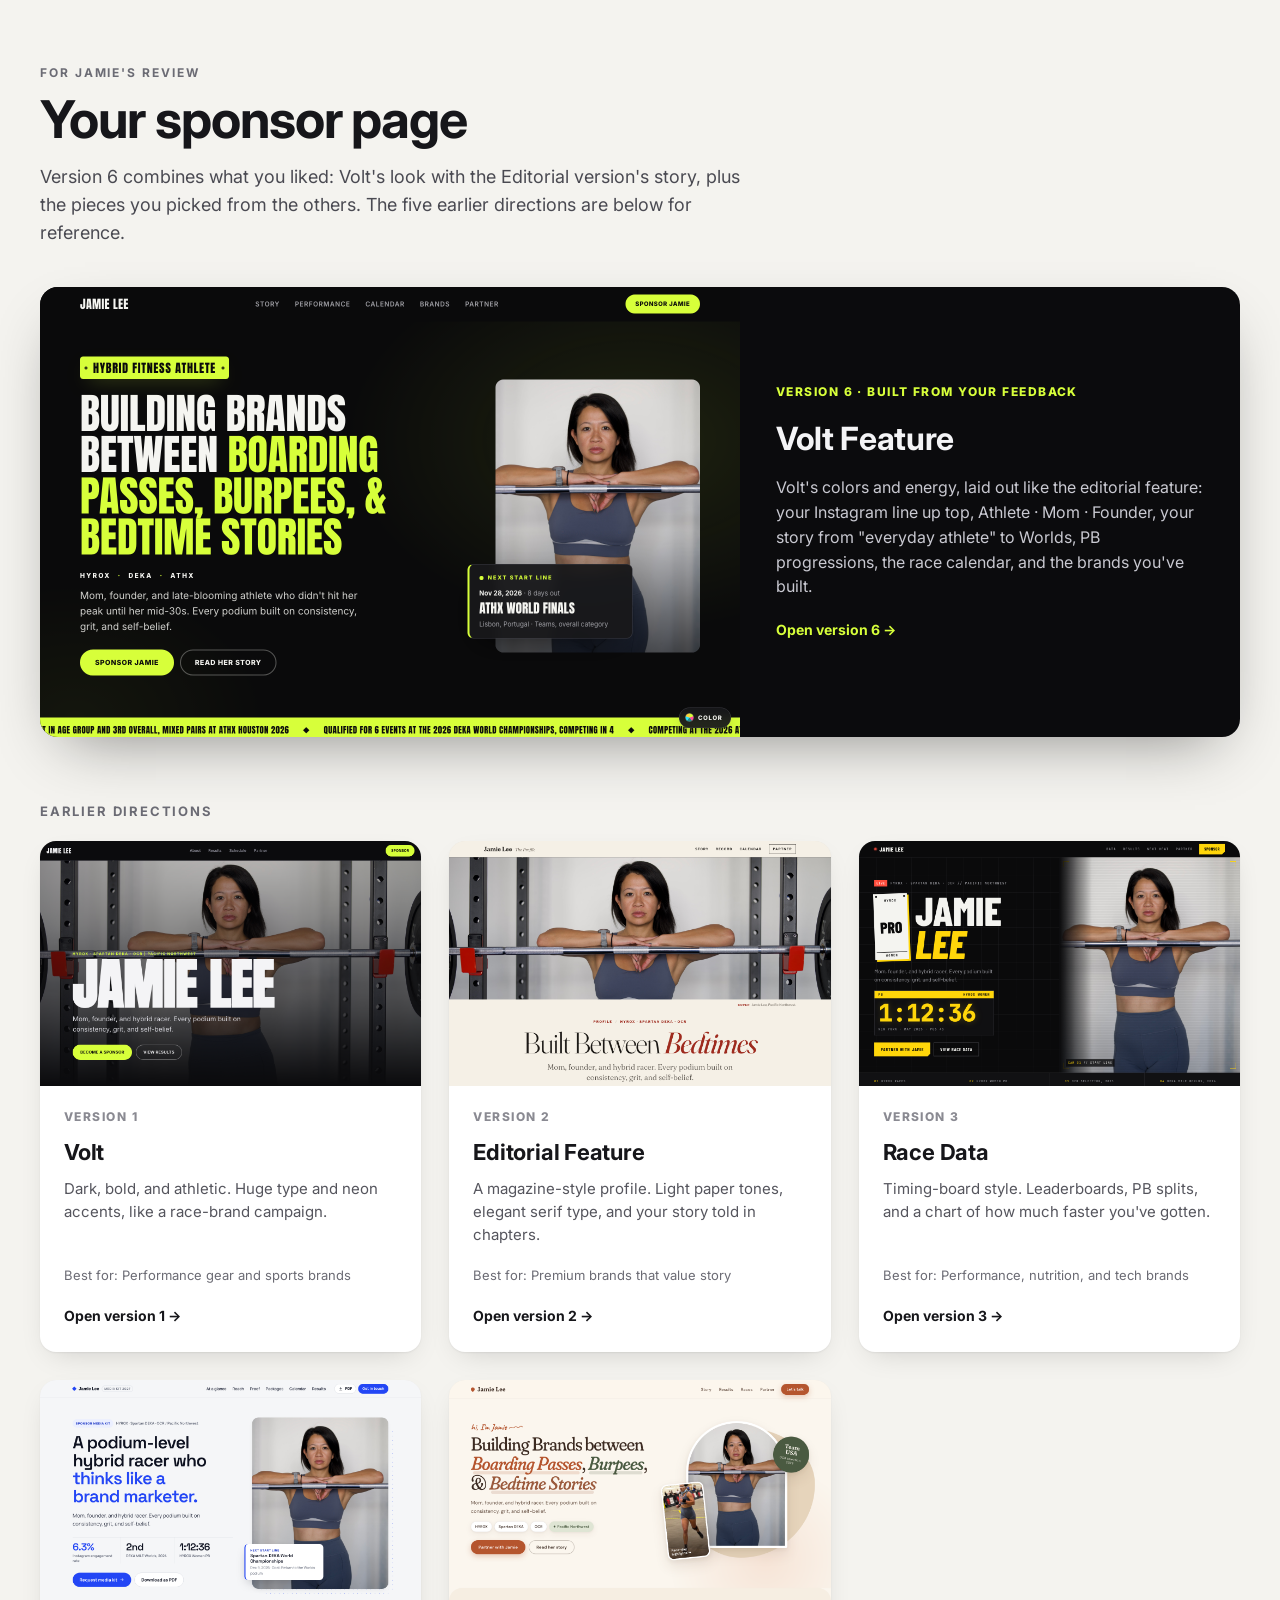
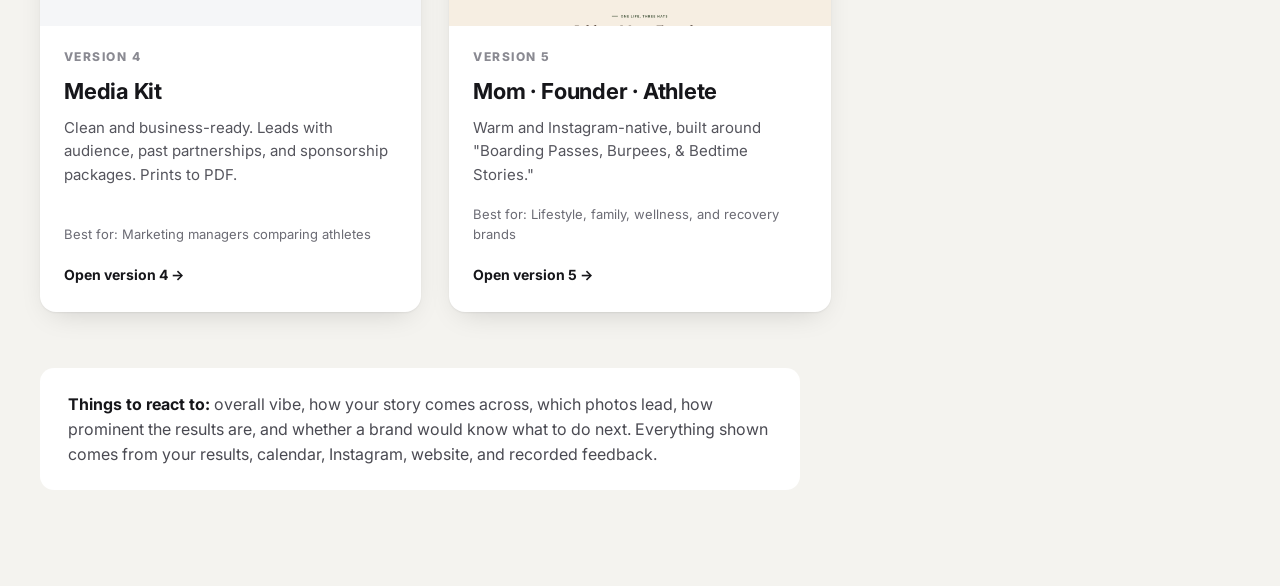
<file: index.html>
<!doctype html>
<html lang="en">
<head>
  <meta charset="utf-8" />
  <meta name="viewport" content="width=device-width, initial-scale=1" />
  <title>Jamie Lee: Page Directions for Review</title>
  <meta name="robots" content="noindex" />
  <link rel="preconnect" href="https://fonts.googleapis.com" />
  <link rel="preconnect" href="https://fonts.gstatic.com" crossorigin />
  <link href="https://fonts.googleapis.com/css2?family=Inter:wght@400;500;600;700;800&display=swap" rel="stylesheet" />
  <style>
    * { box-sizing: border-box; margin: 0; padding: 0; }
    body { font-family: "Inter", system-ui, sans-serif; background: #f4f3ef; color: #16161a; line-height: 1.55; }
    .wrap { width: min(1200px, 100% - 40px); margin: 0 auto; padding: 64px 0 96px; }
    .eyebrow { font-size: 12px; font-weight: 700; letter-spacing: .16em; text-transform: uppercase; color: #6b6b74; }
    h1 { font-size: clamp(32px, 5vw, 52px); line-height: 1.05; letter-spacing: -.02em; margin: 10px 0 16px; }
    .lede { font-size: 18px; color: #4a4a52; max-width: 720px; }
    .grid { display: grid; grid-template-columns: repeat(auto-fill, minmax(340px, 1fr)); gap: 28px; margin-top: 48px; }
    .card { display: flex; flex-direction: column; background: #fff; border-radius: 16px; overflow: hidden; color: inherit; text-decoration: none;
      box-shadow: 0 1px 2px rgba(0,0,0,.06), 0 10px 30px -12px rgba(0,0,0,.18); transition: transform .2s ease, box-shadow .2s ease; }
    .card:hover { transform: translateY(-4px); box-shadow: 0 2px 4px rgba(0,0,0,.06), 0 24px 48px -16px rgba(0,0,0,.28); }
    .thumb { aspect-ratio: 14 / 9; background: #e3e1da; overflow: hidden; }
    .thumb img { width: 100%; height: 100%; object-fit: cover; object-position: top; display: block; }
    .thumb.missing { display: grid; place-items: center; color: #8a8a92; font-weight: 600; }
    .body { padding: 22px 24px 26px; display: flex; flex-direction: column; gap: 8px; flex: 1; }
    .num { font-size: 12px; font-weight: 800; letter-spacing: .12em; color: #8a8a92; }
    h2 { font-size: 22px; letter-spacing: -.01em; }
    .body p { color: #55555d; font-size: 15px; }
    .for { margin-top: auto; padding-top: 10px; font-size: 13px; color: #6b6b74; }
    .open { margin-top: 12px; font-weight: 700; font-size: 14px; }
    .feature { display: grid; grid-template-columns: 1.4fr 1fr; margin-top: 40px; background: #0b0b0d; color: #f4f4f6; border-radius: 18px; overflow: hidden; text-decoration: none;
      box-shadow: 0 24px 60px -24px rgba(0,0,0,.45); transition: transform .2s ease; }
    .feature:hover { transform: translateY(-4px); }
    .feature__thumb img { width: 100%; height: 100%; object-fit: cover; object-position: top; display: block; }
    .feature__body { padding: 36px; display: flex; flex-direction: column; gap: 12px; justify-content: center; }
    .feature .num { color: #d7ff3a; }
    .feature h2 { font-size: 32px; }
    .feature p { color: #c9c9d1; }
    .feature .open { color: #d7ff3a; font-weight: 700; margin-top: 8px; }
    .earlier { margin-top: 64px; font-size: 13px; font-weight: 700; letter-spacing: .14em; text-transform: uppercase; color: #6b6b74; }
    .grid { margin-top: 20px !important; }
    @media (max-width: 800px) { .feature { grid-template-columns: 1fr; } .feature__body { padding: 26px; } }
    .note { margin-top: 56px; padding: 24px 28px; background: #fff; border-radius: 14px; color: #4a4a52; max-width: 760px; }
    .note strong { color: #16161a; }
    @media (prefers-reduced-motion: reduce) { .card { transition: none; } }
  </style>
</head>
<body>
  <main class="wrap">
    <p class="eyebrow">For Jamie's review</p>
    <h1>Your sponsor page</h1>
    <p class="lede">Version 6 combines what you liked: Volt's look with the Editorial version's story, plus the pieces you picked from the others. The five earlier directions are below for reference.</p>

    <a class="feature" href="v6/">
      <div class="feature__thumb"><img src="v6/preview.png" alt="Preview of version 6"></div>
      <div class="feature__body">
        <span class="num">VERSION 6 · BUILT FROM YOUR FEEDBACK</span>
        <h2>Volt Feature</h2>
        <p>Volt's colors and energy, laid out like the editorial feature: your Instagram line up top, Athlete · Mom · Founder, your story from "everyday athlete" to Worlds, PB progressions, the race calendar, and the brands you've built.</p>
        <span class="open">Open version 6 →</span>
      </div>
    </a>

    <h3 class="earlier">Earlier directions</h3>
    <div class="grid" id="grid"></div>

    <div class="note">
      <strong>Things to react to:</strong> overall vibe, how your story comes across, which photos lead, how prominent the results are, and whether a brand would know what to do next. Everything shown comes from your results, calendar, Instagram, website, and recorded feedback.
    </div>
  </main>

  <script>
    const versions = [
      { n: 1, name: "Volt", desc: "Dark, bold, and athletic. Huge type and neon accents, like a race-brand campaign.", for: "Performance gear and sports brands" },
      { n: 2, name: "Editorial Feature", desc: "A magazine-style profile. Light paper tones, elegant serif type, and your story told in chapters.", for: "Premium brands that value story" },
      { n: 3, name: "Race Data", desc: "Timing-board style. Leaderboards, PB splits, and a chart of how much faster you've gotten.", for: "Performance, nutrition, and tech brands" },
      { n: 4, name: "Media Kit", desc: "Clean and business-ready. Leads with audience, past partnerships, and sponsorship packages. Prints to PDF.", for: "Marketing managers comparing athletes" },
      { n: 5, name: "Mom · Founder · Athlete", desc: "Warm and Instagram-native, built around \"Boarding Passes, Burpees, & Bedtime Stories.\"", for: "Lifestyle, family, wellness, and recovery brands" },
    ];
    document.getElementById("grid").innerHTML = versions.map((v) => `
      <a class="card" href="v${v.n}/">
        <div class="thumb"><img src="v${v.n}/preview.png" alt="Preview of version ${v.n}, ${v.name}"
          onerror="this.parentNode.classList.add('missing'); this.parentNode.textContent='Preview coming soon';"></div>
        <div class="body">
          <span class="num">VERSION ${v.n}</span>
          <h2>${v.name}</h2>
          <p>${v.desc}</p>
          <span class="for">Best for: ${v.for}</span>
          <span class="open">Open version ${v.n} →</span>
        </div>
      </a>`).join("");
  </script>
</body>
</html>
</file>
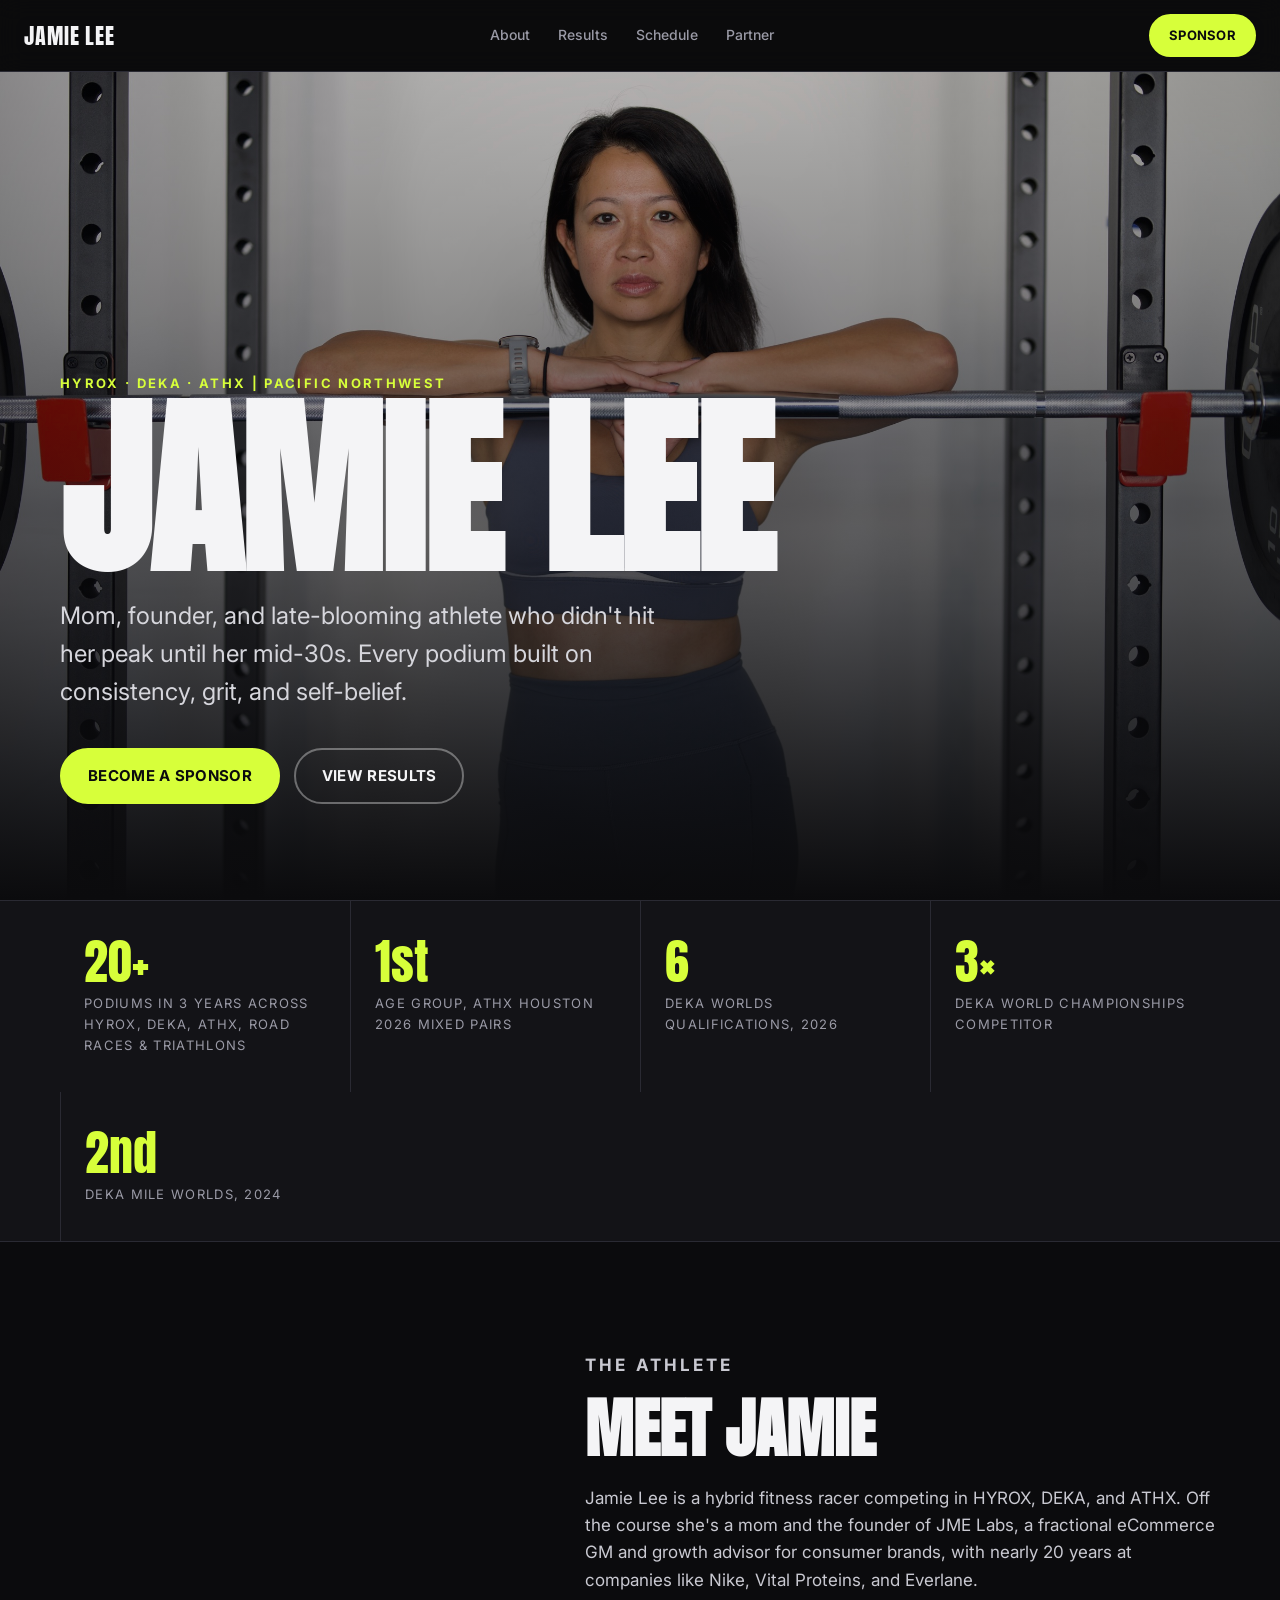
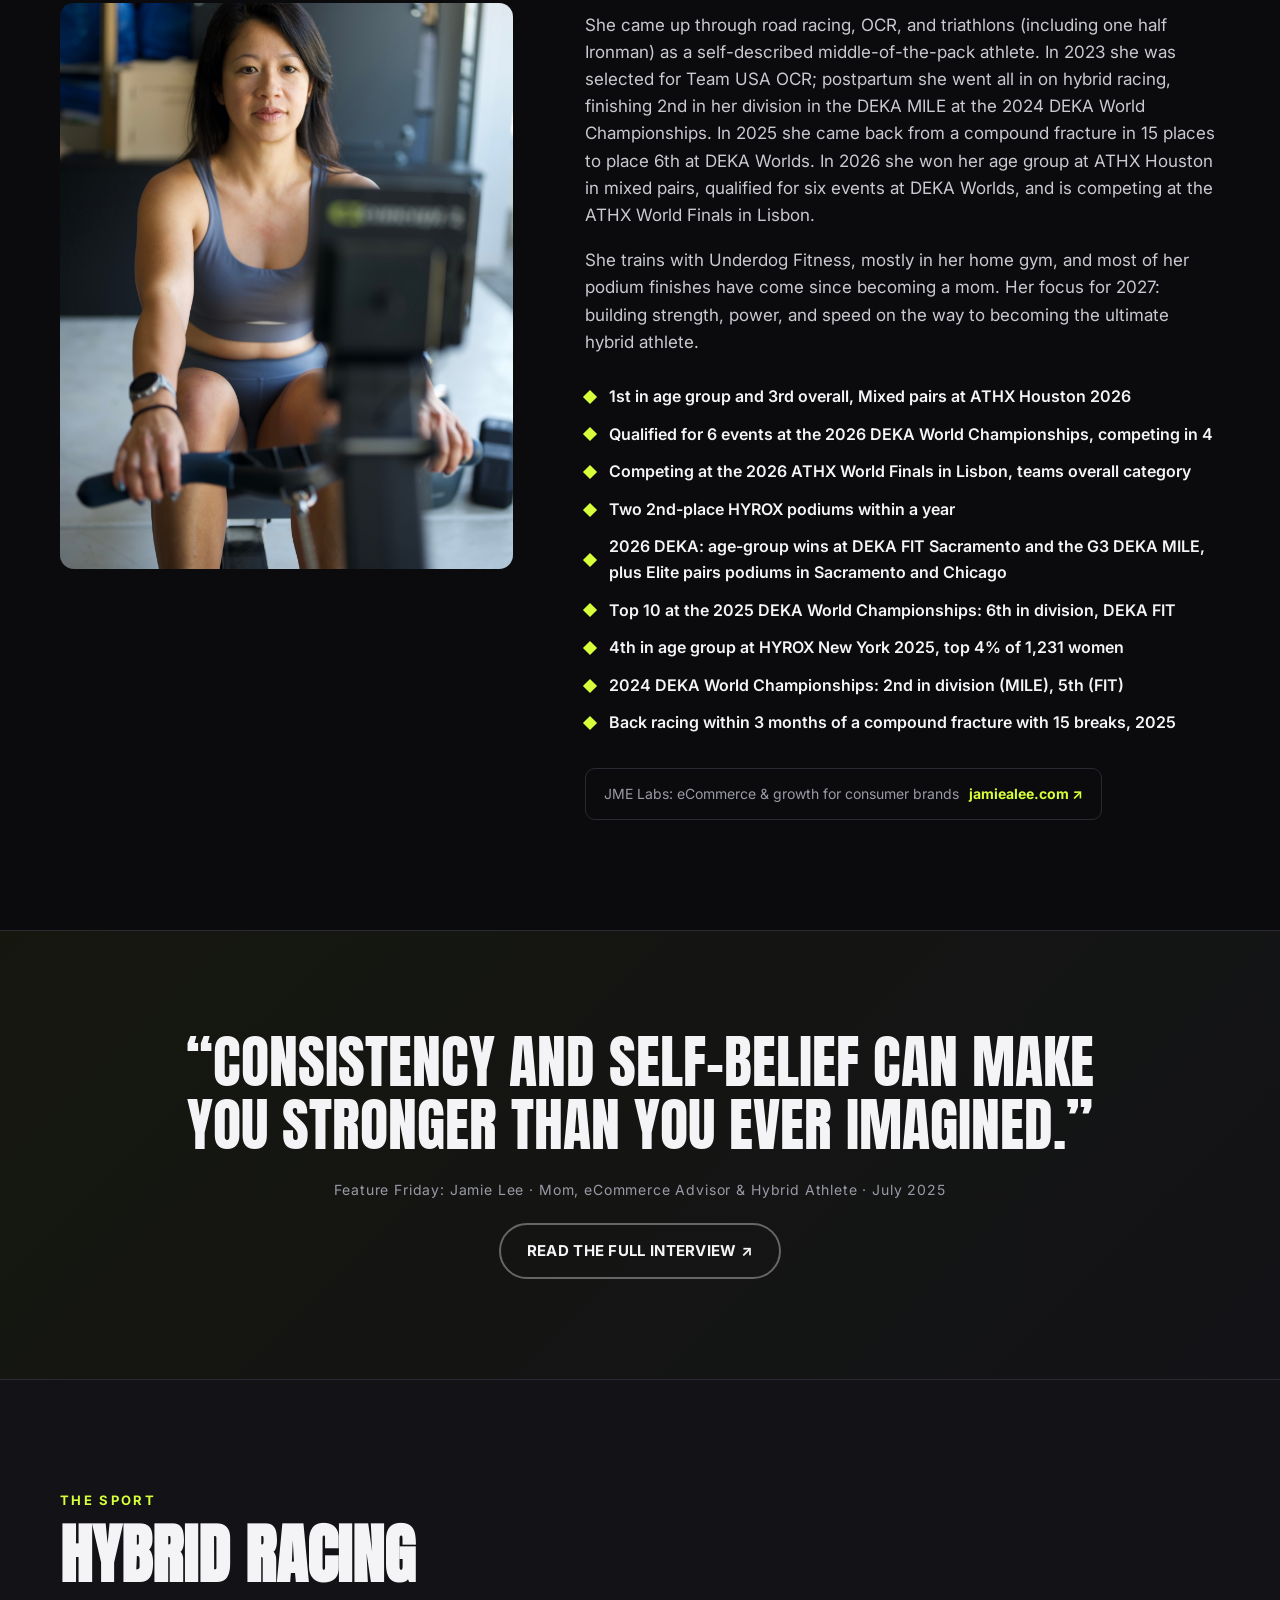
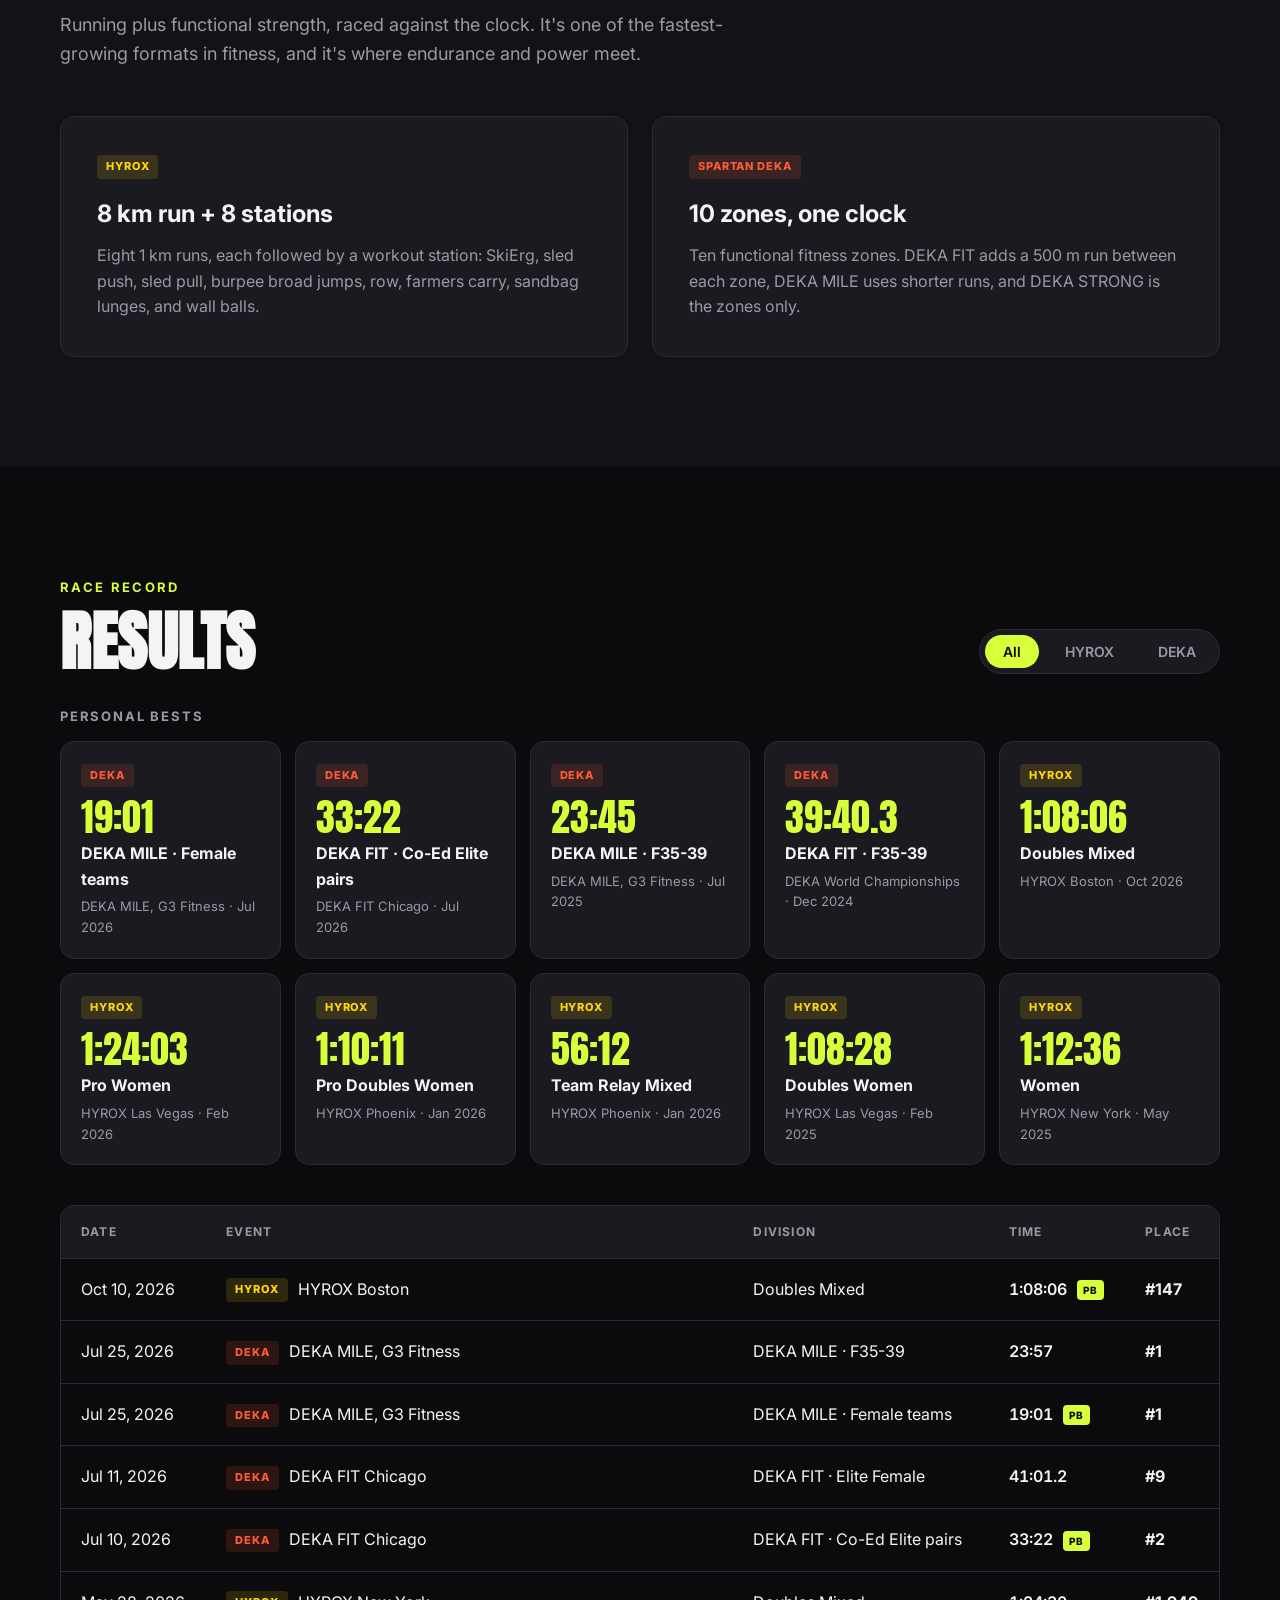
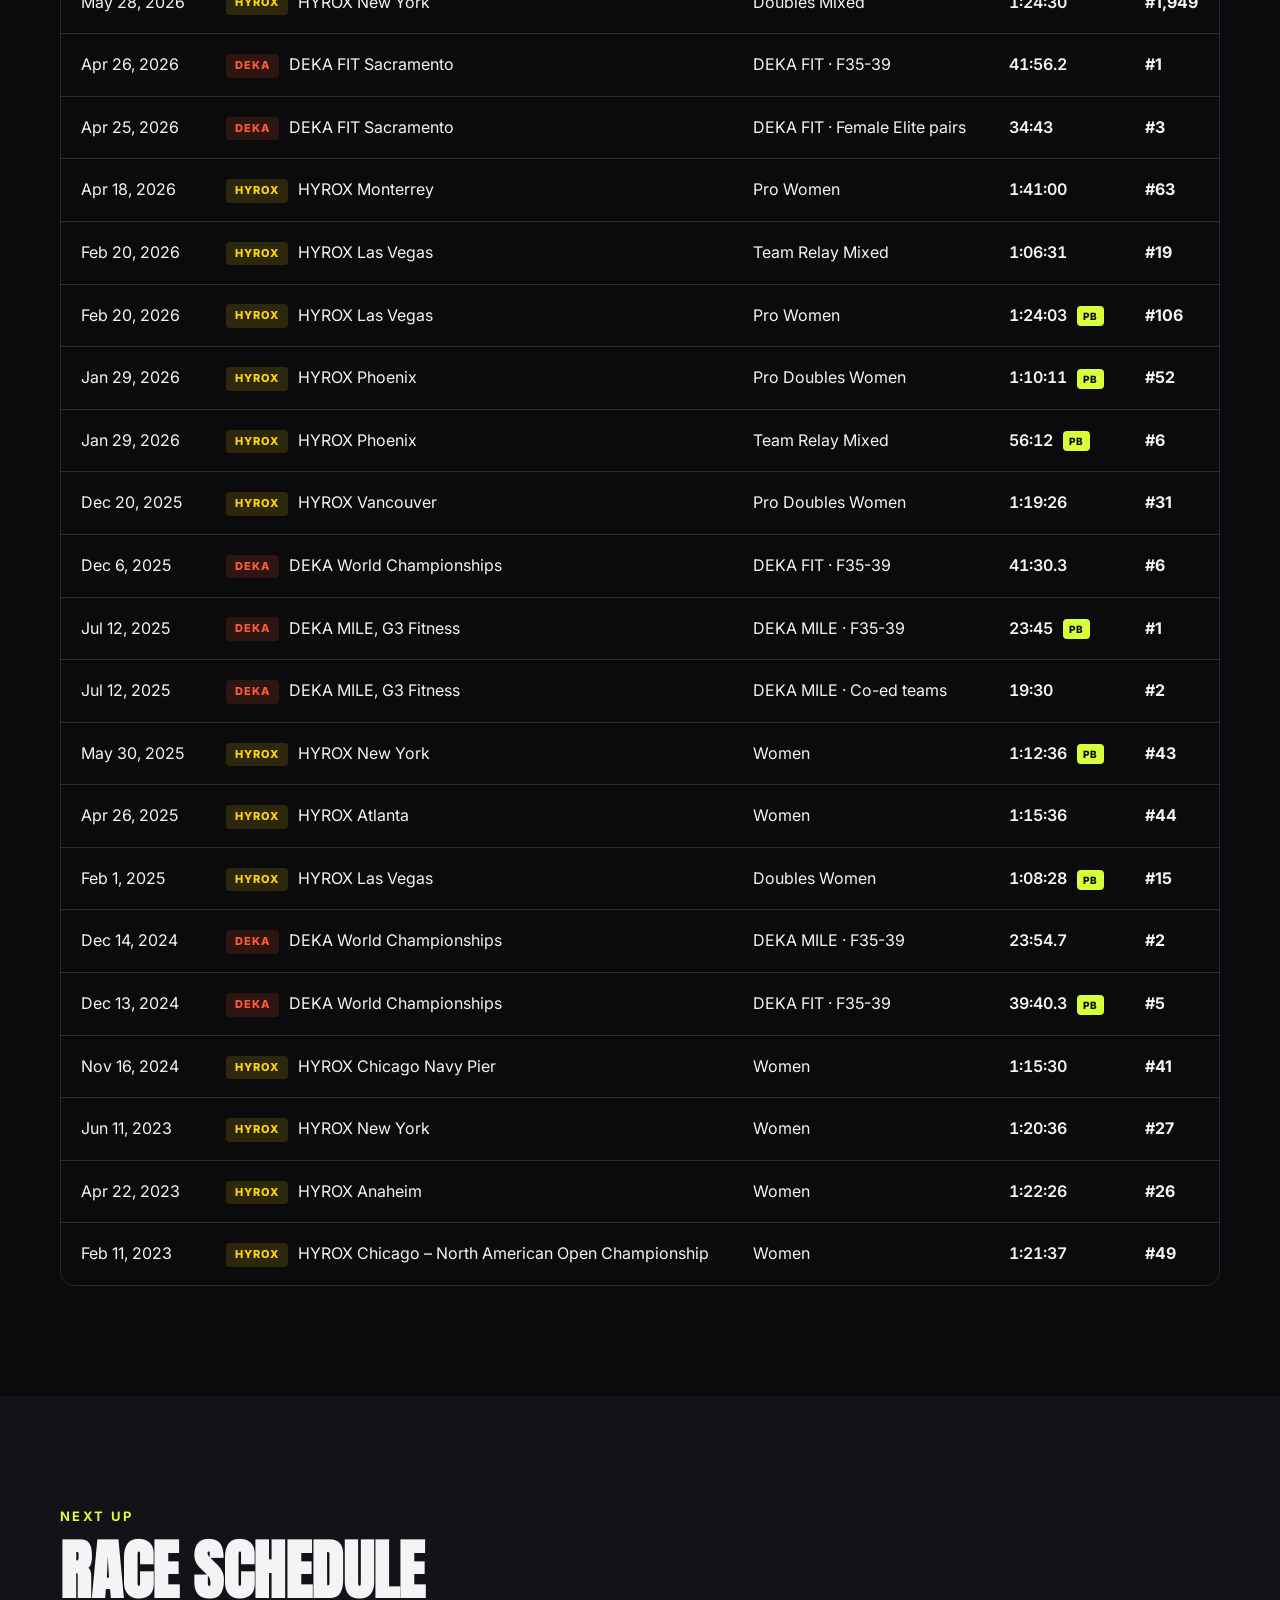
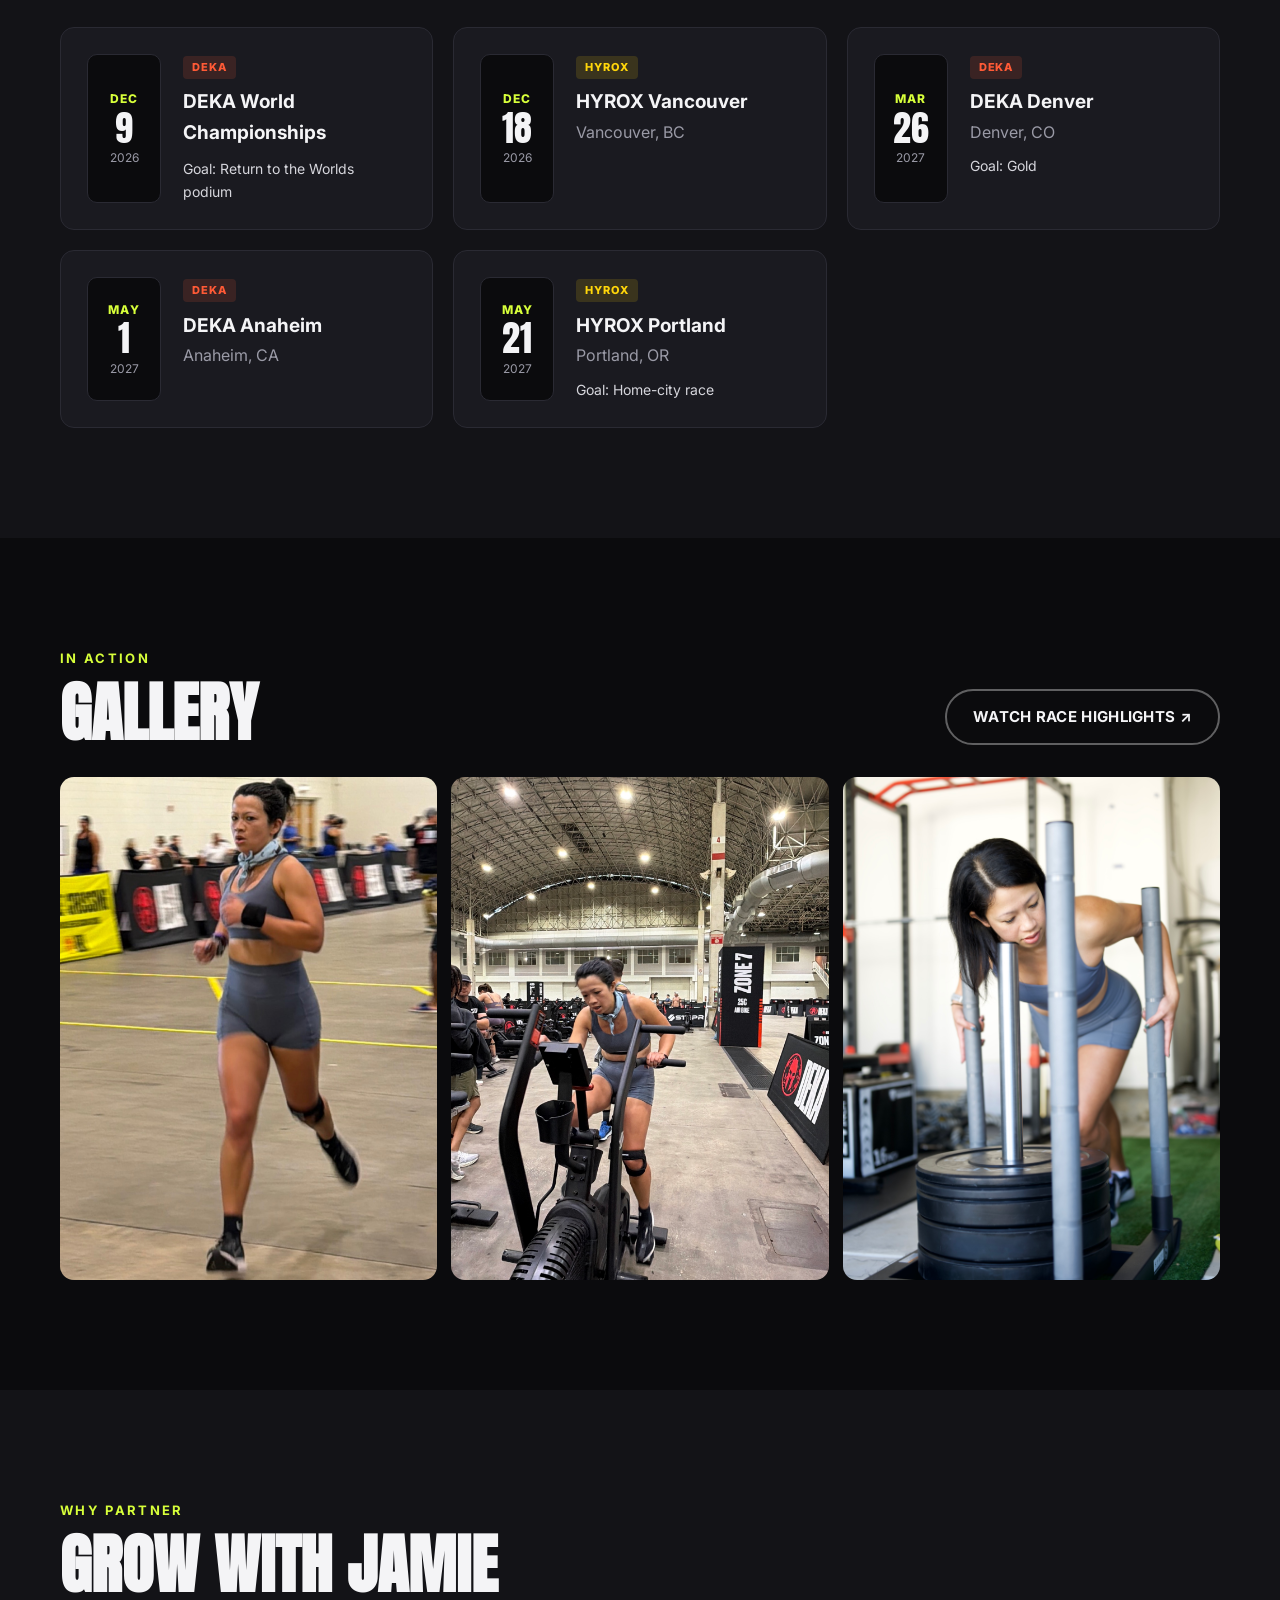
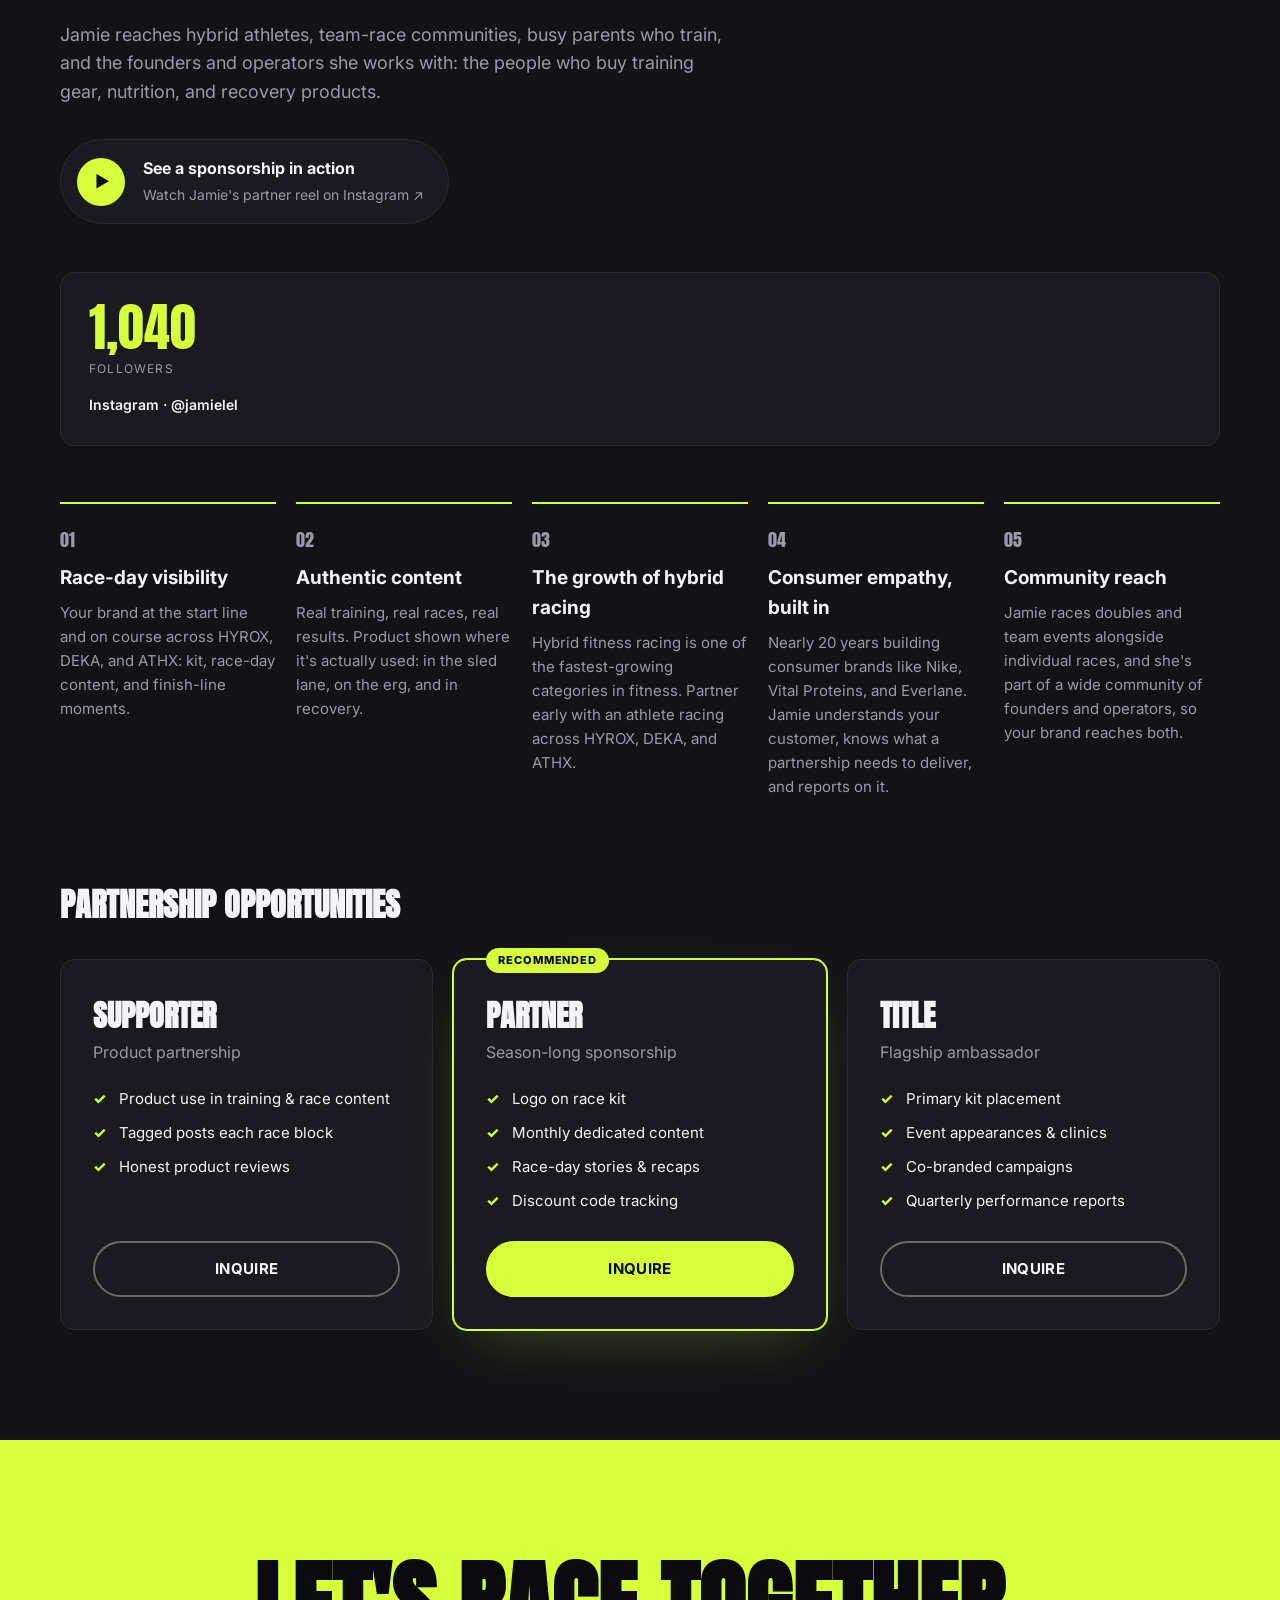
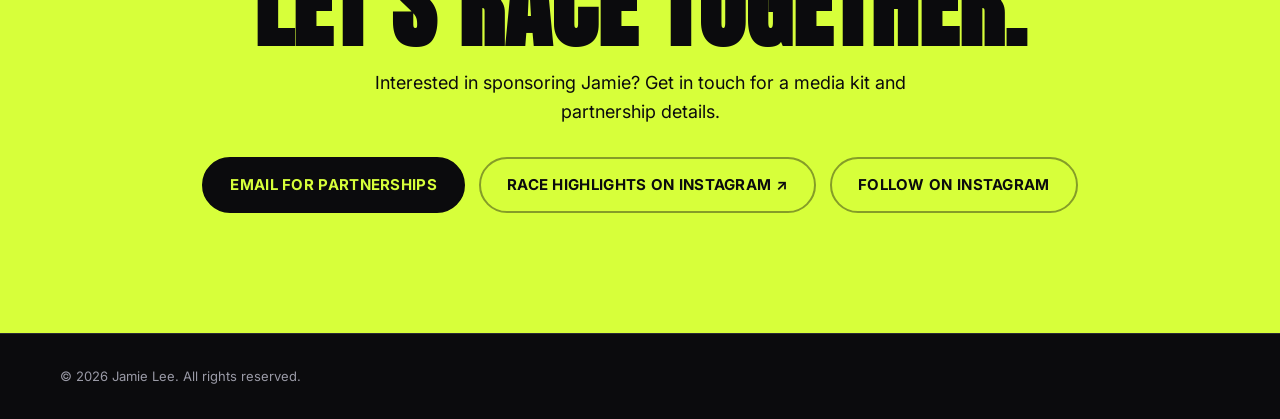
<file: v1/index.html>
<!doctype html>
<html lang="en">
<head>
  <meta charset="utf-8" />
  <meta name="robots" content="noindex, nofollow" />
  <meta name="viewport" content="width=device-width, initial-scale=1" />
  <title>Athlete Profile</title>
  <meta name="description" content="Hybrid racing athlete profile and sponsorship opportunities." />
  <link rel="preconnect" href="https://fonts.googleapis.com" />
  <link rel="preconnect" href="https://fonts.gstatic.com" crossorigin />
  <link href="https://fonts.googleapis.com/css2?family=Anton&family=Inter:wght@400;500;600;700;800&display=swap" rel="stylesheet" />
  <link rel="stylesheet" href="styles.css" />
</head>
<body>
  <div id="draft-banner" class="draft-banner" hidden>
    Preview: showing <strong>sample data</strong>. Edit <code>data/jamie-lee.js</code> and set <code>draft: false</code> when ready.
  </div>

  <header class="nav">
    <a href="#top" class="nav__brand" id="nav-name"></a>
    <nav class="nav__links">
      <a href="#about">About</a>
      <a href="#results">Results</a>
      <a href="#schedule">Schedule</a>
      <a href="#partner">Partner</a>
    </nav>
    <a href="#contact" class="btn btn--small">Sponsor</a>
  </header>

  <main id="top">
    <!-- HERO -->
    <section class="hero">
      <div class="hero__media" id="hero-media"></div>
      <div class="hero__overlay"></div>
      <div class="hero__content container">
        <p class="eyebrow" id="hero-disciplines"></p>
        <h1 class="hero__name" id="hero-name"></h1>
        <p class="hero__tagline" id="hero-tagline"></p>
        <div class="hero__ctas">
          <a href="#contact" class="btn">Become a sponsor</a>
          <a href="#results" class="btn btn--ghost">View results</a>
        </div>
      </div>
    </section>

    <!-- STATS -->
    <section class="stats">
      <div class="container stats__grid" id="stats"></div>
    </section>

    <!-- ABOUT -->
    <section class="section" id="about">
      <div class="container about">
        <div class="about__portrait" id="portrait"></div>
        <div class="about__text">
          <p class="eyebrow">The athlete</p>
          <h2 class="section__title">Meet <span id="about-first"></span></h2>
          <div id="bio"></div>
          <ul class="highlights" id="highlights"></ul>
          <a class="site-link" id="website-link" href="#" target="_blank" rel="noopener"></a>
        </div>
      </div>
    </section>

    <!-- INTERVIEW QUOTE -->
    <section class="quote" id="interview" hidden>
      <div class="container quote__inner">
        <blockquote class="quote__text" id="quote-text"></blockquote>
        <p class="quote__source" id="quote-source"></p>
        <a class="btn btn--ghost" id="quote-link" href="#" target="_blank" rel="noopener">Read the full interview ↗</a>
      </div>
    </section>

    <!-- THE SPORT -->
    <section class="section section--alt">
      <div class="container">
        <p class="eyebrow">The sport</p>
        <h2 class="section__title">Hybrid racing</h2>
        <p class="section__lede">Running plus functional strength, raced against the clock. It's one of the fastest-growing formats in fitness, and it's where endurance and power meet.</p>
        <div class="sport-grid">
          <article class="sport-card">
            <span class="tag tag--hyrox">HYROX</span>
            <h3>8 km run + 8 stations</h3>
            <p>Eight 1 km runs, each followed by a workout station: SkiErg, sled push, sled pull, burpee broad jumps, row, farmers carry, sandbag lunges, and wall balls.</p>
          </article>
          <article class="sport-card">
            <span class="tag tag--deka">Spartan DEKA</span>
            <h3>10 zones, one clock</h3>
            <p>Ten functional fitness zones. DEKA FIT adds a 500 m run between each zone, DEKA MILE uses shorter runs, and DEKA STRONG is the zones only.</p>
          </article>
        </div>
      </div>
    </section>

    <!-- RESULTS -->
    <section class="section" id="results">
      <div class="container">
        <div class="section__head">
          <div>
            <p class="eyebrow">Race record</p>
            <h2 class="section__title">Results</h2>
          </div>
          <div class="filters" role="group" aria-label="Filter results">
            <button class="filter is-active" data-filter="all">All</button>
            <button class="filter" data-filter="HYROX">HYROX</button>
            <button class="filter" data-filter="DEKA">DEKA</button>
          </div>
        </div>
        <h3 class="pbs__title">Personal bests</h3>
        <div class="pbs" id="pbs"></div>
        <div class="table-wrap">
          <table class="results">
            <thead>
              <tr><th>Date</th><th>Event</th><th>Division</th><th>Time</th><th>Place</th></tr>
            </thead>
            <tbody id="results-body"></tbody>
          </table>
        </div>
      </div>
    </section>

    <!-- SCHEDULE -->
    <section class="section section--alt" id="schedule">
      <div class="container">
        <p class="eyebrow">Next up</p>
        <h2 class="section__title">Race schedule</h2>
        <div class="schedule" id="schedule-list"></div>
      </div>
    </section>

    <!-- GALLERY -->
    <section class="section">
      <div class="container">
        <div class="section__head">
          <div>
            <p class="eyebrow">In action</p>
            <h2 class="section__title">Gallery</h2>
          </div>
          <a class="btn btn--ghost js-highlights" href="#" target="_blank" rel="noopener">Watch race highlights ↗</a>
        </div>
        <div class="gallery" id="gallery"></div>
      </div>
    </section>

    <!-- PARTNER -->
    <section class="section section--alt" id="partner">
      <div class="container">
        <p class="eyebrow">Why partner</p>
        <h2 class="section__title">Grow with <span id="partner-first"></span></h2>
        <p class="section__lede" id="audience-summary"></p>
        <a class="reel-cta" id="reel-link" href="#" target="_blank" rel="noopener">
          <span class="reel-cta__play">▶</span>
          <span><strong>See a sponsorship in action</strong><span class="muted">Watch Jamie's partner reel on Instagram ↗</span></span>
        </a>
        <div class="reach" id="reach"></div>
        <div class="value-grid" id="value"></div>

        <h3 class="subhead">Partnership opportunities</h3>
        <div class="tiers" id="tiers"></div>
      </div>
    </section>

    <!-- CONTACT -->
    <section class="contact" id="contact">
      <div class="container contact__inner">
        <h2 class="contact__title">Let's race together.</h2>
        <p>Interested in sponsoring <span id="contact-first"></span>? Get in touch for a media kit and partnership details.</p>
        <div class="hero__ctas">
          <a class="btn" id="contact-email" href="#">Email for partnerships</a>
          <a class="btn btn--ghost js-highlights" href="#" target="_blank" rel="noopener">Race highlights on Instagram ↗</a>
          <a class="btn btn--ghost" id="contact-ig" href="#" target="_blank" rel="noopener">Follow on Instagram</a>
        </div>
      </div>
    </section>
  </main>

  <footer class="footer">
    <div class="container">© <span id="year"></span> <span id="footer-name"></span>. All rights reserved.</div>
  </footer>

  <script src="../data/jamie-lee.js"></script>
  <script src="app.js"></script>
</body>
</html>
</file>
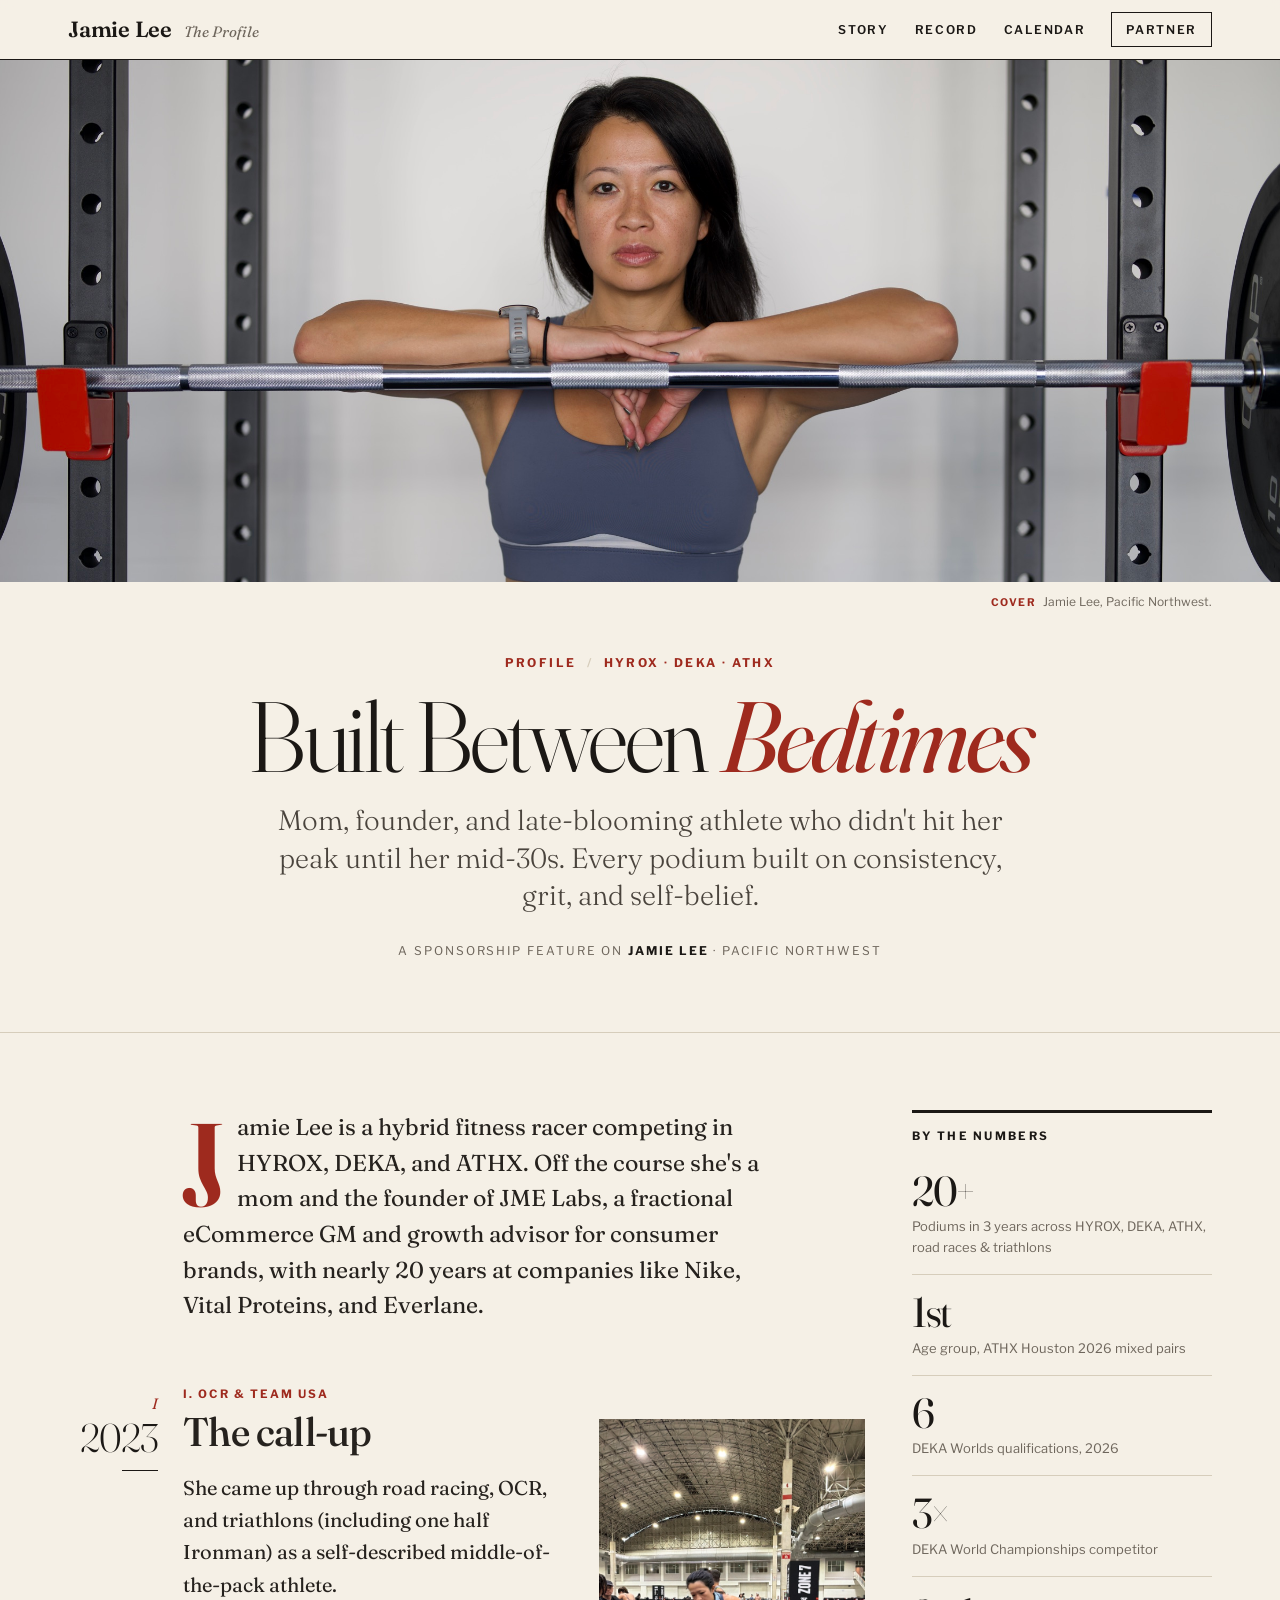
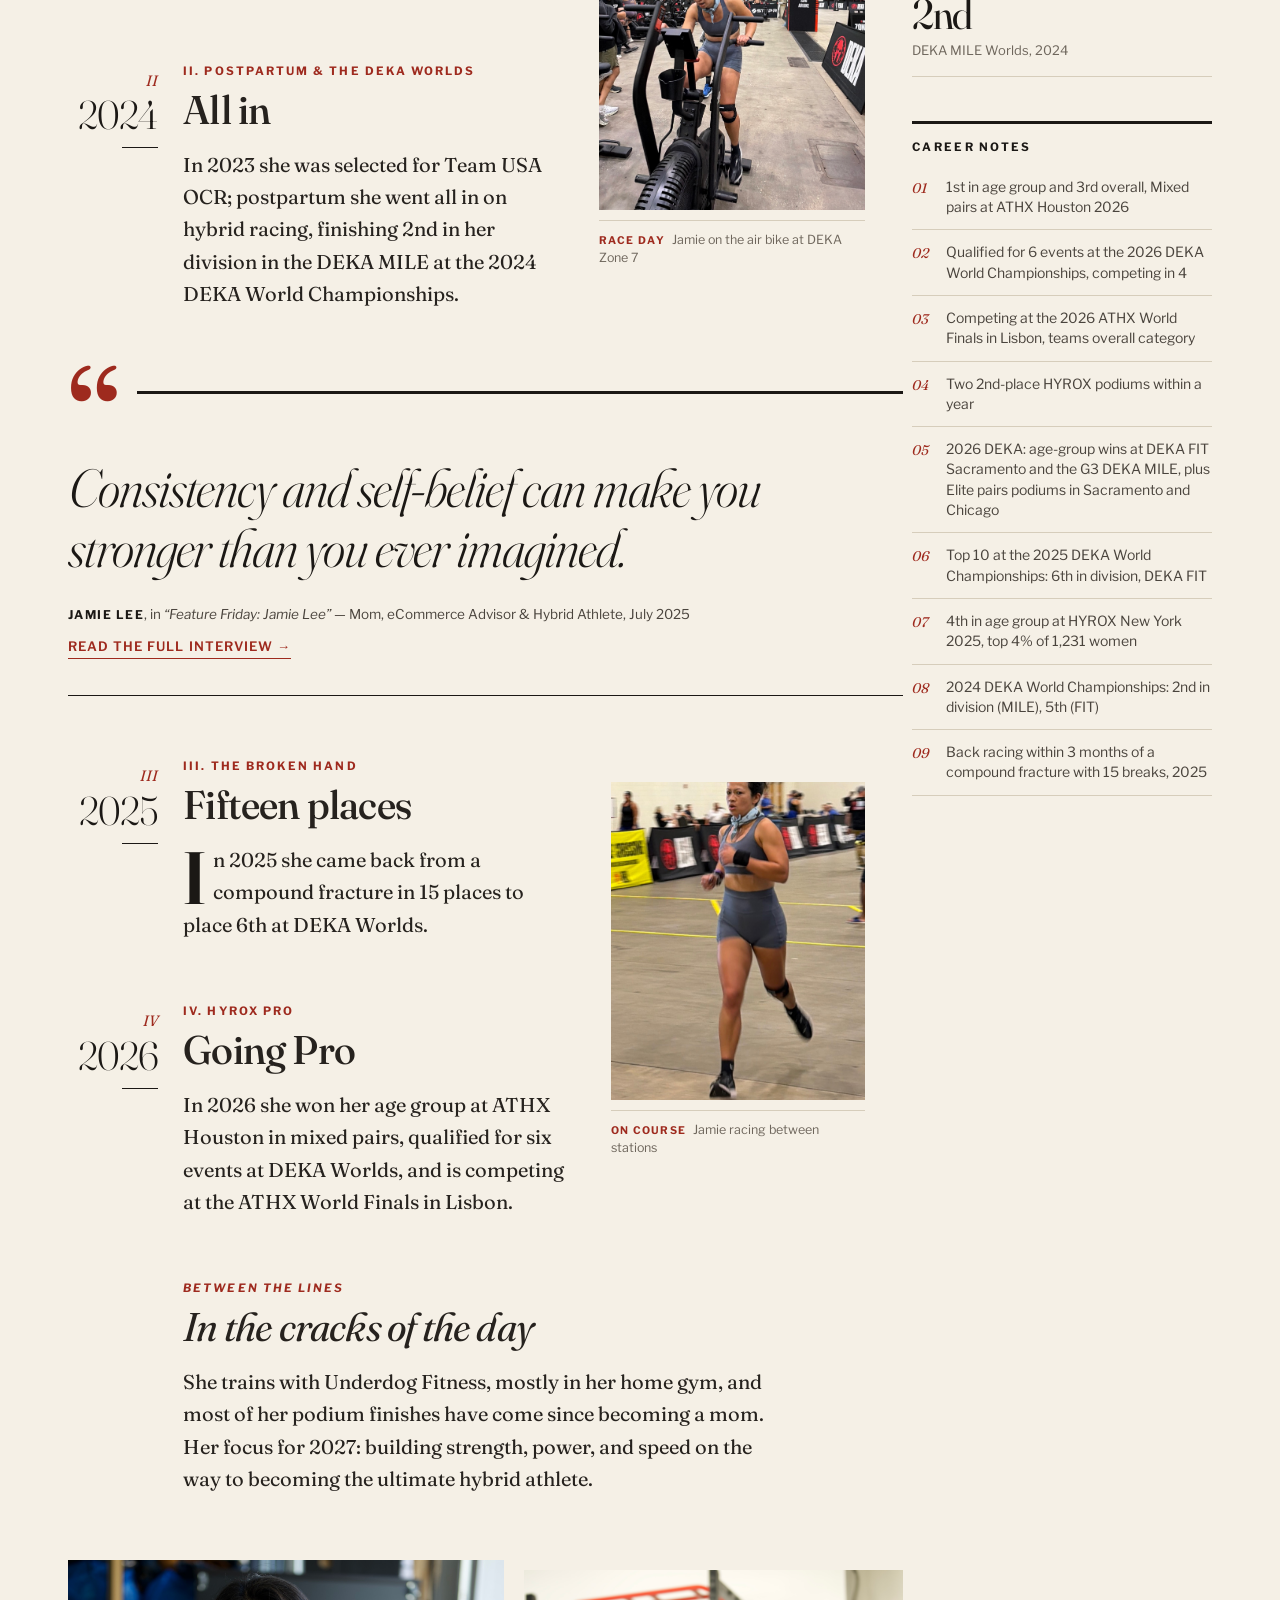
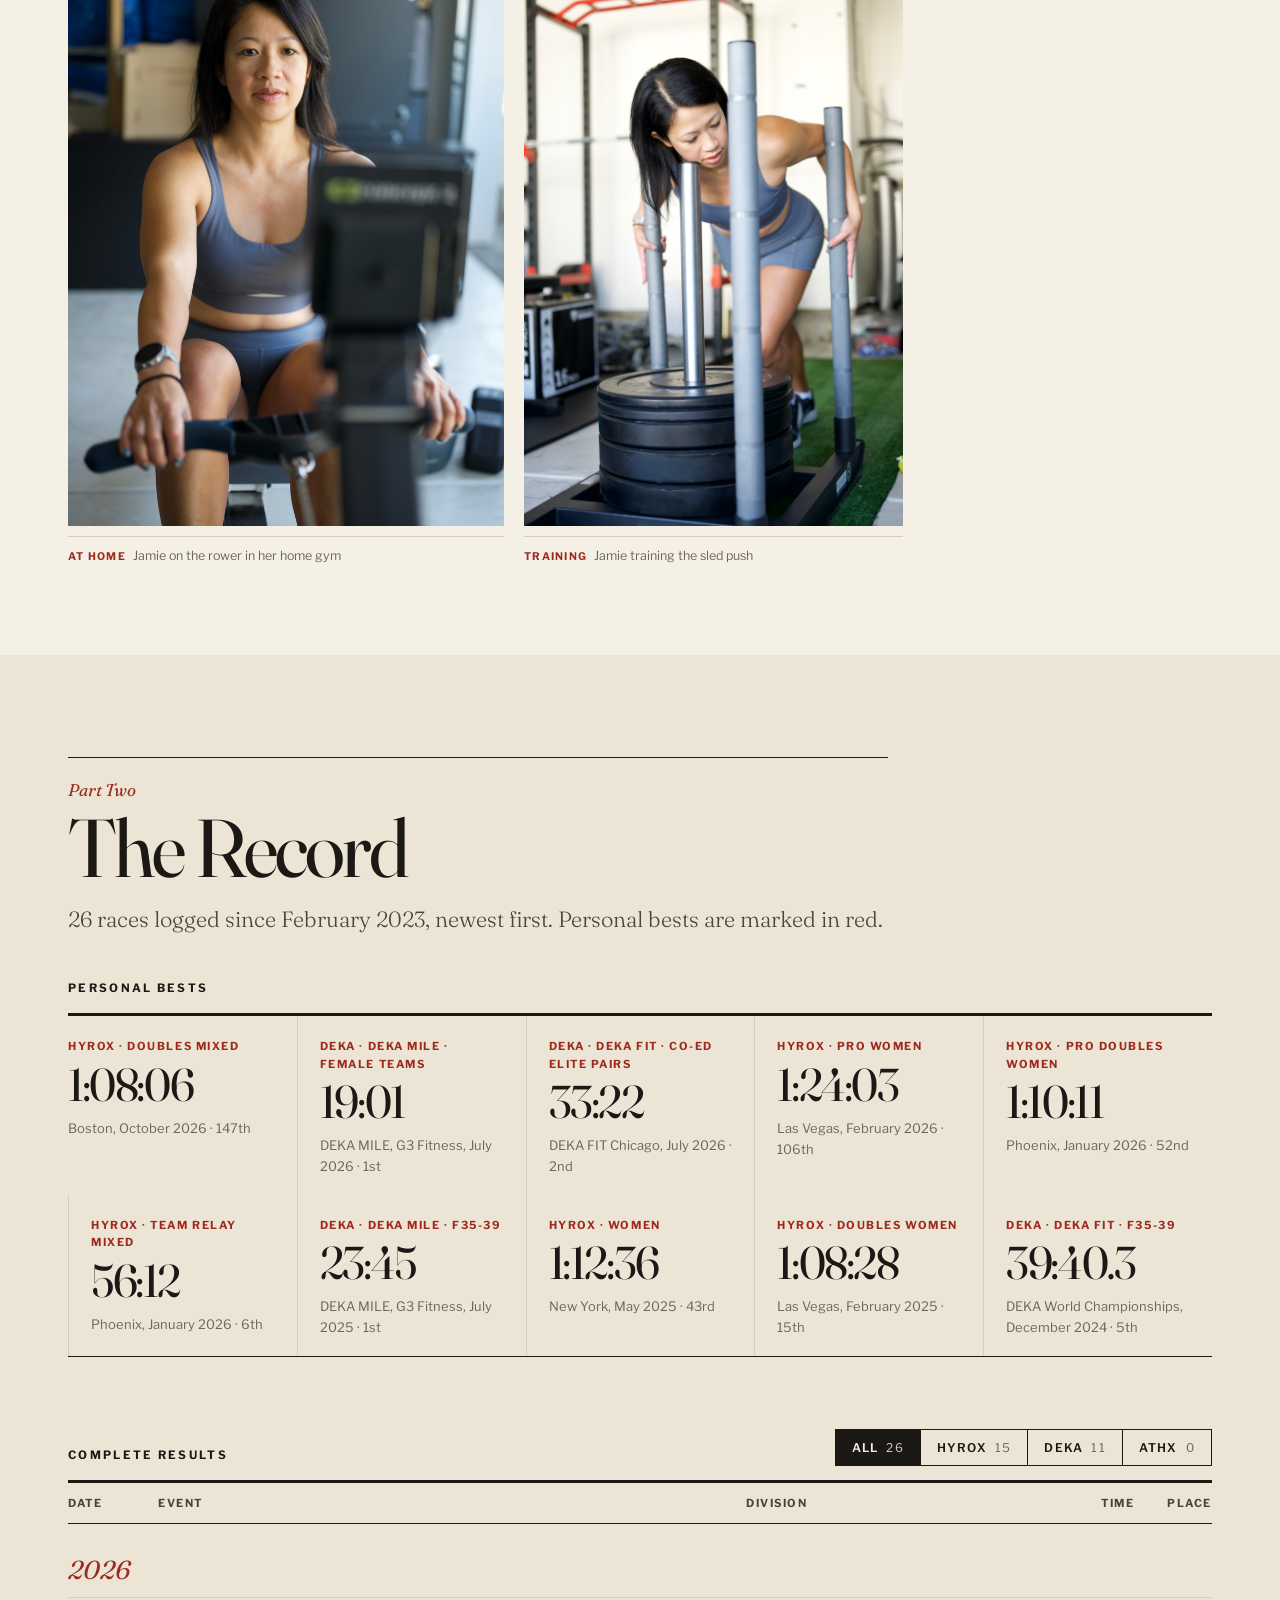
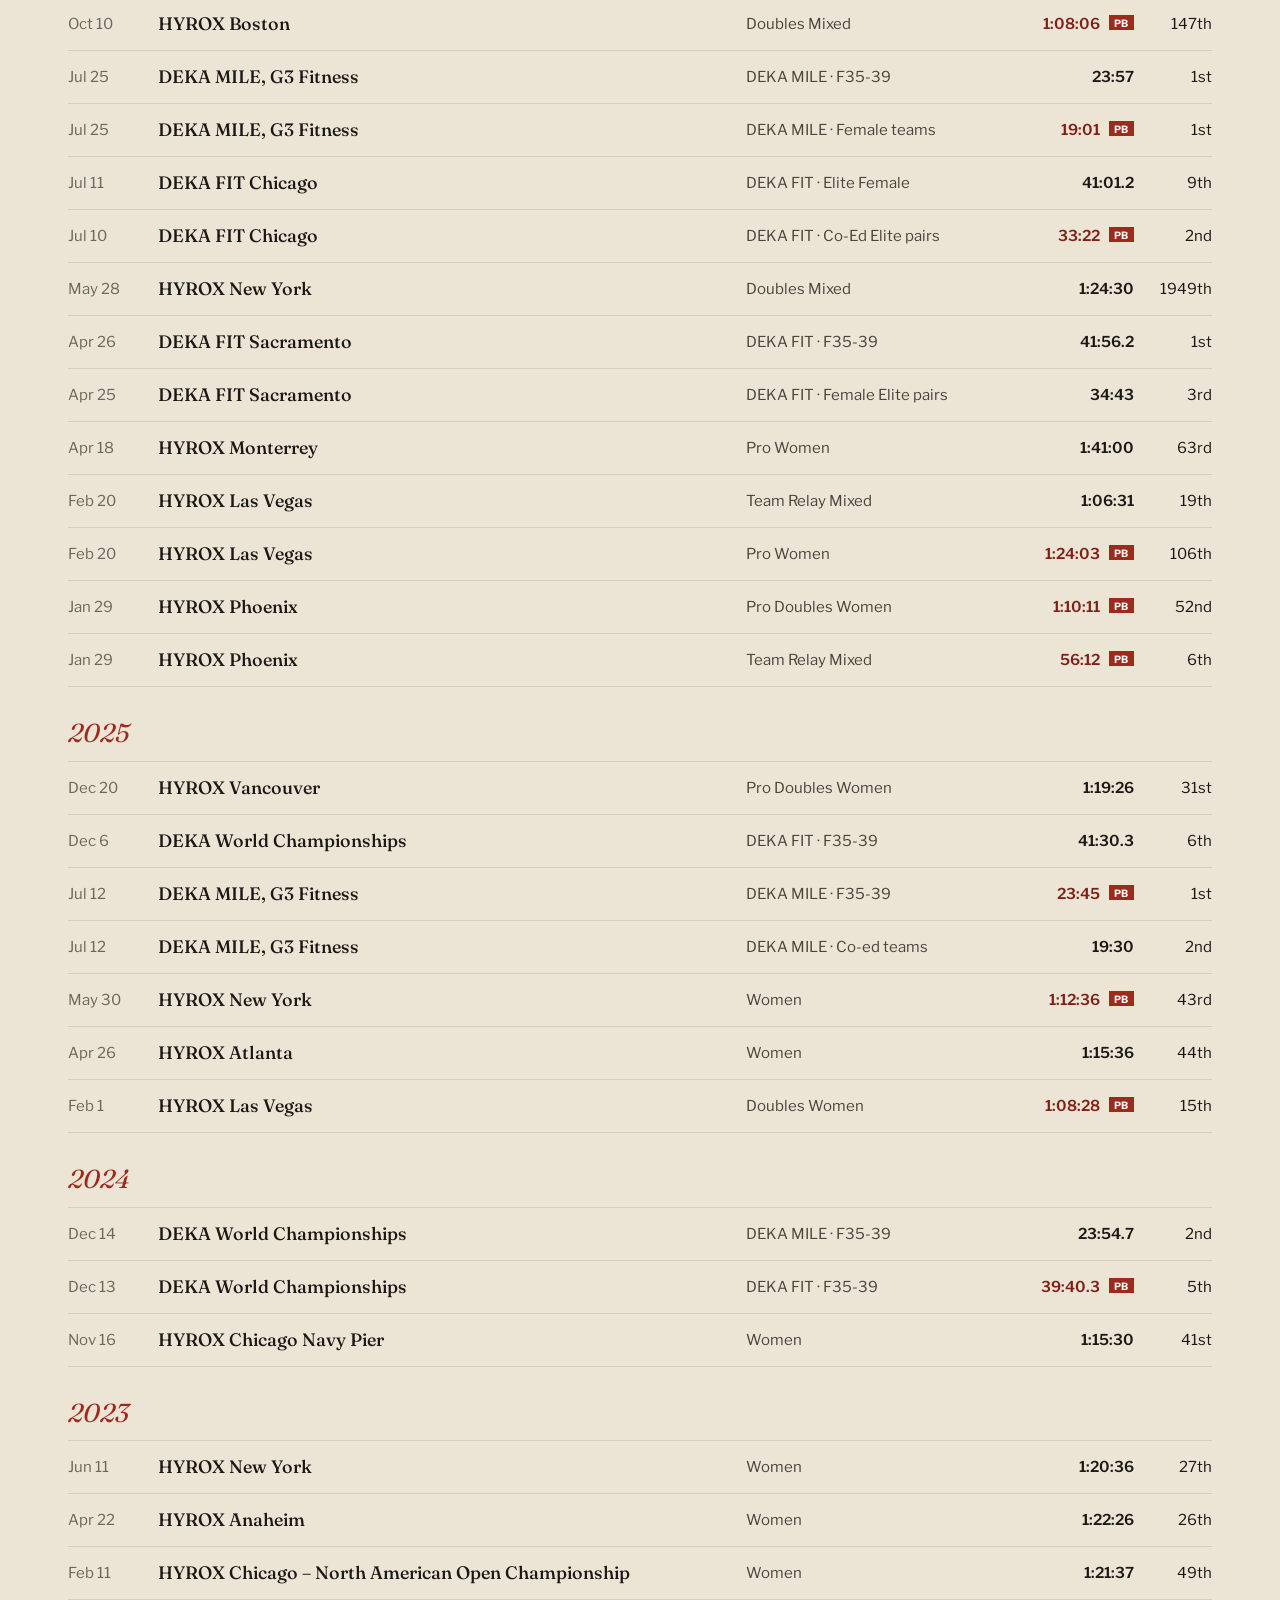
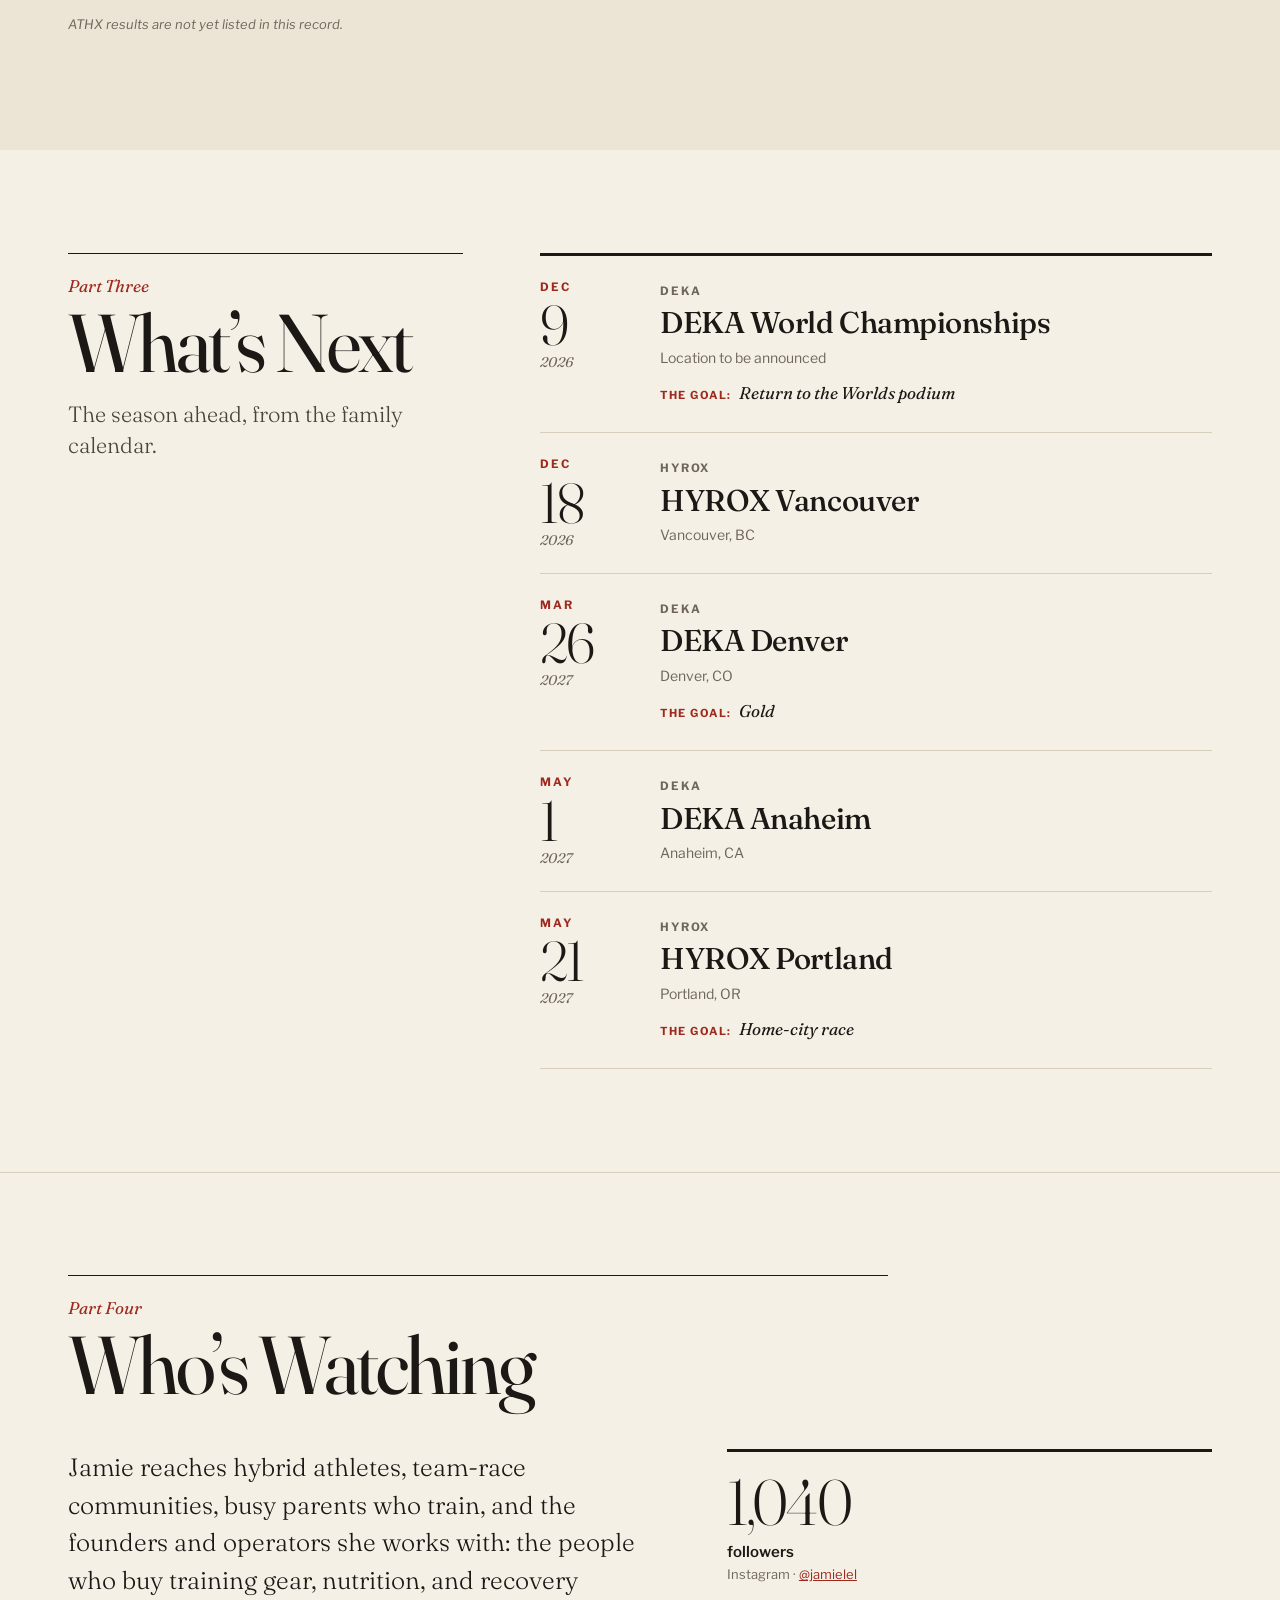
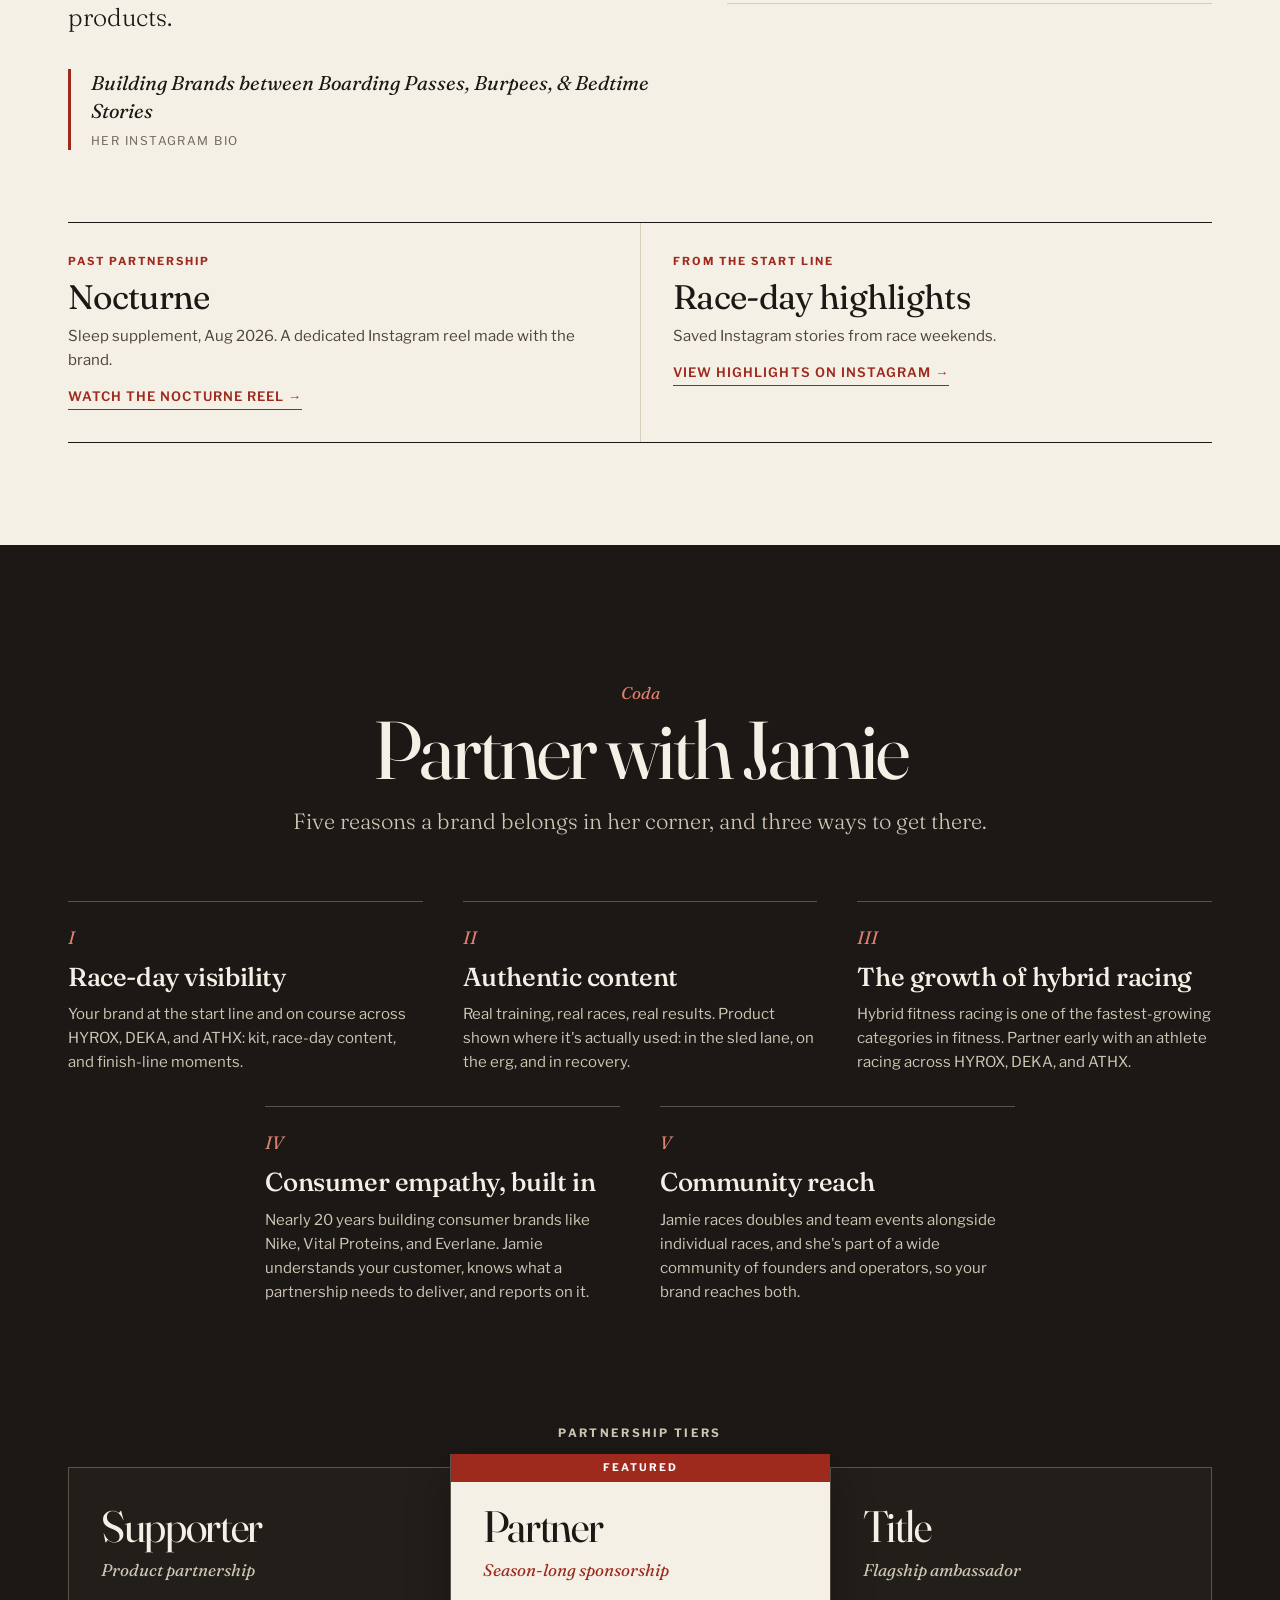
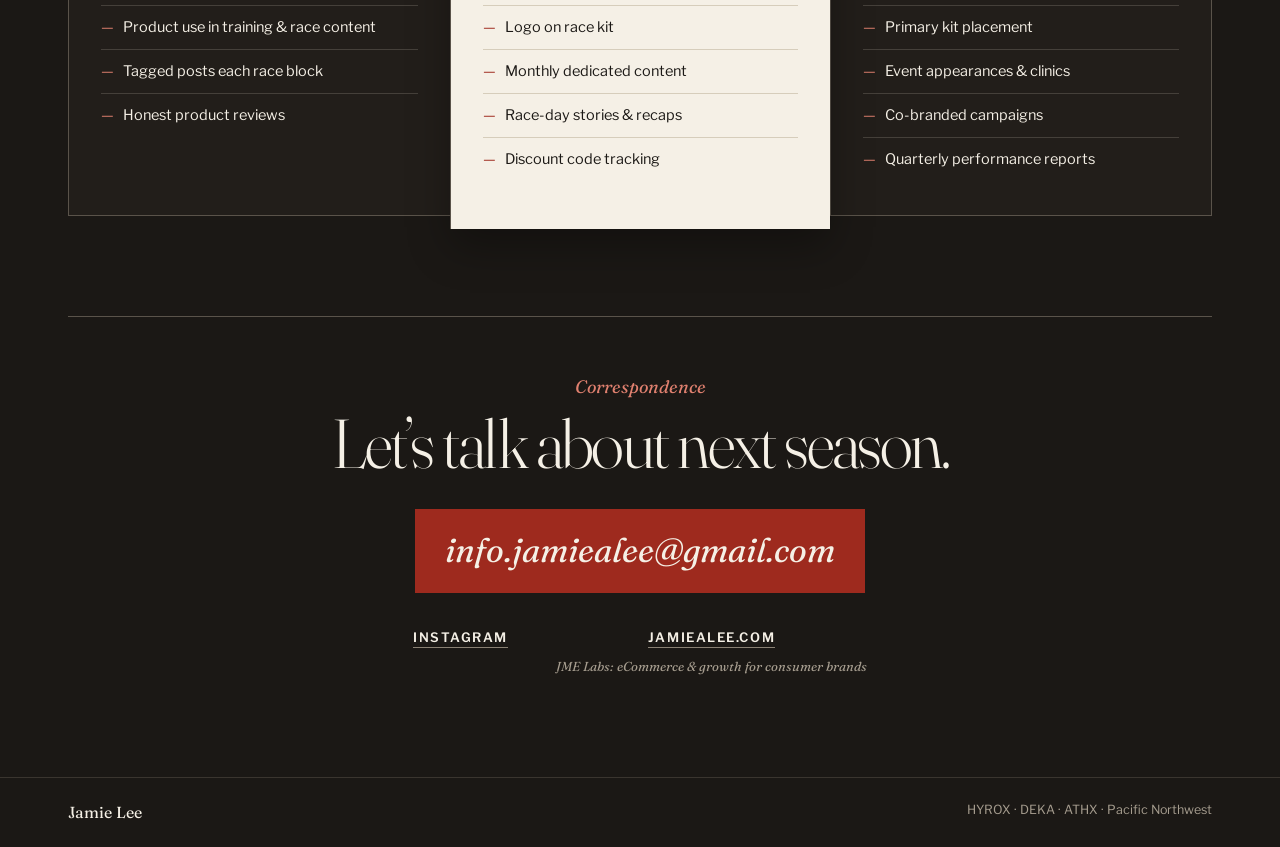
<file: v2/index.html>
<!DOCTYPE html>
<html lang="en">
<head>
  <meta charset="UTF-8" />
  <meta name="robots" content="noindex, nofollow" />
  <meta name="viewport" content="width=device-width, initial-scale=1" />
  <title>Jamie Lee | A Profile</title>
  <meta name="description" content="A long-form profile of hybrid racer Jamie Lee: HYROX, Spartan DEKA and OCR, and an invitation to partner." />
  <link rel="preconnect" href="https://fonts.googleapis.com" />
  <link rel="preconnect" href="https://fonts.gstatic.com" crossorigin />
  <link href="https://fonts.googleapis.com/css2?family=Fraunces:ital,opsz,wght@0,9..144,300..800;1,9..144,300..700&family=Libre+Franklin:ital,wght@0,400;0,500;0,600;0,700;1,400&display=swap" rel="stylesheet" />
  <link rel="stylesheet" href="styles.css" />
</head>
<body>
  <a class="skip" href="#main">Skip to the story</a>

  <div id="draft-banner" class="draft" hidden>Sample data. Figures on this page are placeholders.</div>

  <header class="masthead">
    <div class="masthead__inner">
      <a class="masthead__mark" href="#top"><span id="mast-name"></span><em>The Profile</em></a>
      <nav class="masthead__nav" aria-label="Sections">
        <a href="#story">Story</a>
        <a href="#record">Record</a>
        <a href="#calendar">Calendar</a>
        <a href="#partner" class="masthead__cta">Partner</a>
      </nav>
    </div>
  </header>

  <main id="main">
    <!-- Opening spread -->
    <article id="top">
      <figure class="opener">
        <div class="opener__img" id="hero-media"></div>
        <figcaption class="opener__cap container" id="hero-cap"></figcaption>
      </figure>

      <header class="title container">
        <p class="kicker" id="kicker"></p>
        <h1 class="title__head">Built Between <em>Bedtimes</em></h1>
        <p class="title__dek" id="dek"></p>
        <p class="byline" id="byline"></p>
      </header>

      <!-- The story -->
      <section id="story" class="story container" aria-labelledby="story-h">
        <h2 id="story-h" class="sr-only">Her story</h2>
        <div class="story__main" id="story-main"></div>

        <aside class="sidebar" aria-label="By the numbers">
          <div class="sidebar__box">
            <h3 class="sidebar__title">By the numbers</h3>
            <dl class="numbers" id="stats"></dl>
          </div>
          <div class="sidebar__box">
            <h3 class="sidebar__title">Career notes</h3>
            <ol class="notes" id="highlights"></ol>
          </div>
        </aside>
      </section>
    </article>

    <!-- Results -->
    <section id="record" class="record" aria-labelledby="record-h">
      <div class="container">
        <header class="sec-head">
          <p class="sec-head__num">Part Two</p>
          <h2 id="record-h" class="sec-head__title">The Record</h2>
          <p class="sec-head__dek" id="record-dek"></p>
        </header>

        <h3 class="sub-title">Personal bests</h3>
        <div class="pbs" id="pbs"></div>

        <div class="results-head">
          <h3 class="sub-title">Complete results</h3>
          <div class="filters" id="filters" role="group" aria-label="Filter results by series"></div>
        </div>
        <div class="table-wrap">
          <table class="results">
            <caption class="sr-only">Race results, most recent first</caption>
            <thead>
              <tr>
                <th scope="col">Date</th>
                <th scope="col">Event</th>
                <th scope="col">Division</th>
                <th scope="col" class="num">Time</th>
                <th scope="col" class="num">Place</th>
              </tr>
            </thead>
            <tbody id="results"></tbody>
          </table>
        </div>
        <p class="table-note" id="results-note"></p>
      </div>
    </section>

    <!-- Upcoming -->
    <section id="calendar" class="calendar" aria-labelledby="cal-h">
      <div class="container calendar__grid">
        <header class="sec-head sec-head--side">
          <p class="sec-head__num">Part Three</p>
          <h2 id="cal-h" class="sec-head__title">What&rsquo;s Next</h2>
          <p class="sec-head__dek">The season ahead, from the family calendar.</p>
        </header>
        <ol class="races" id="upcoming"></ol>
      </div>
    </section>

    <!-- Audience & proof -->
    <section id="audience" class="audience" aria-labelledby="aud-h">
      <div class="container">
        <header class="sec-head">
          <p class="sec-head__num">Part Four</p>
          <h2 id="aud-h" class="sec-head__title">Who&rsquo;s Watching</h2>
        </header>
        <div class="audience__grid">
          <div class="audience__text">
            <p class="lede-sm" id="aud-summary"></p>
            <blockquote class="igbio">
              <p id="ig-bio"></p>
              <footer>Her Instagram bio</footer>
            </blockquote>
          </div>
          <dl class="reach" id="reach"></dl>
        </div>

        <div class="proof">
          <div class="proof__item" id="proof-partner"></div>
          <div class="proof__item" id="proof-highlights"></div>
        </div>
      </div>
    </section>

    <!-- Partner -->
    <section id="partner" class="partner" aria-labelledby="partner-h">
      <div class="container">
        <header class="sec-head sec-head--center">
          <p class="sec-head__num">Coda</p>
          <h2 id="partner-h" class="sec-head__title">Partner with <span id="partner-first"></span></h2>
          <p class="sec-head__dek" id="partner-dek">Why a brand belongs in her corner, and how to get there.</p>
        </header>

        <ol class="values" id="values"></ol>

        <h3 class="sub-title sub-title--center">Partnership tiers</h3>
        <div class="tiers" id="tiers"></div>

        <div class="contact">
          <p class="contact__eyebrow">Correspondence</p>
          <p class="contact__head">Let&rsquo;s talk about next season.</p>
          <a class="contact__email" id="contact-email" href="#"></a>
          <div class="contact__links" id="contact-links"></div>
        </div>
      </div>
    </section>
  </main>

  <footer class="colophon">
    <div class="container colophon__inner">
      <p class="colophon__name" id="foot-name"></p>
      <p id="foot-meta"></p>
    </div>
  </footer>

  <script src="../data/jamie-lee.js"></script>
  <script src="app.js"></script>
</body>
</html>
</file>
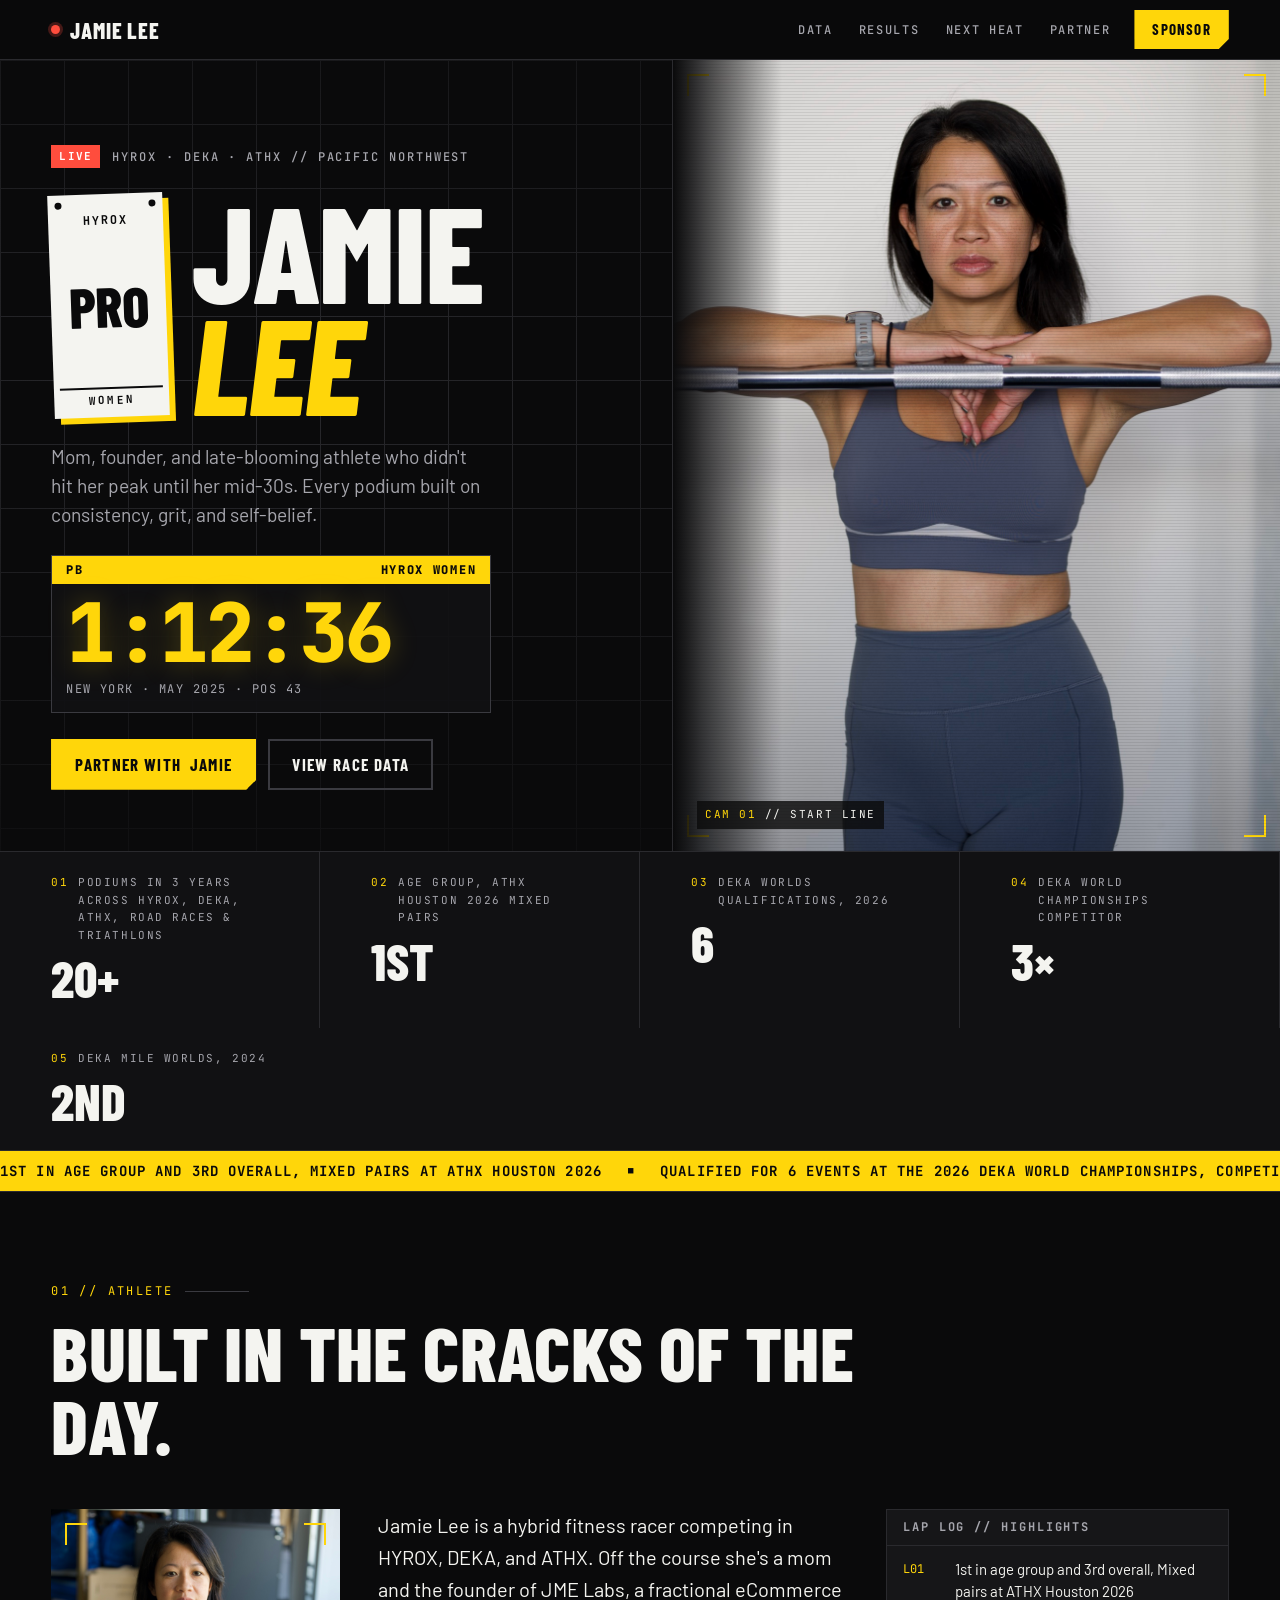
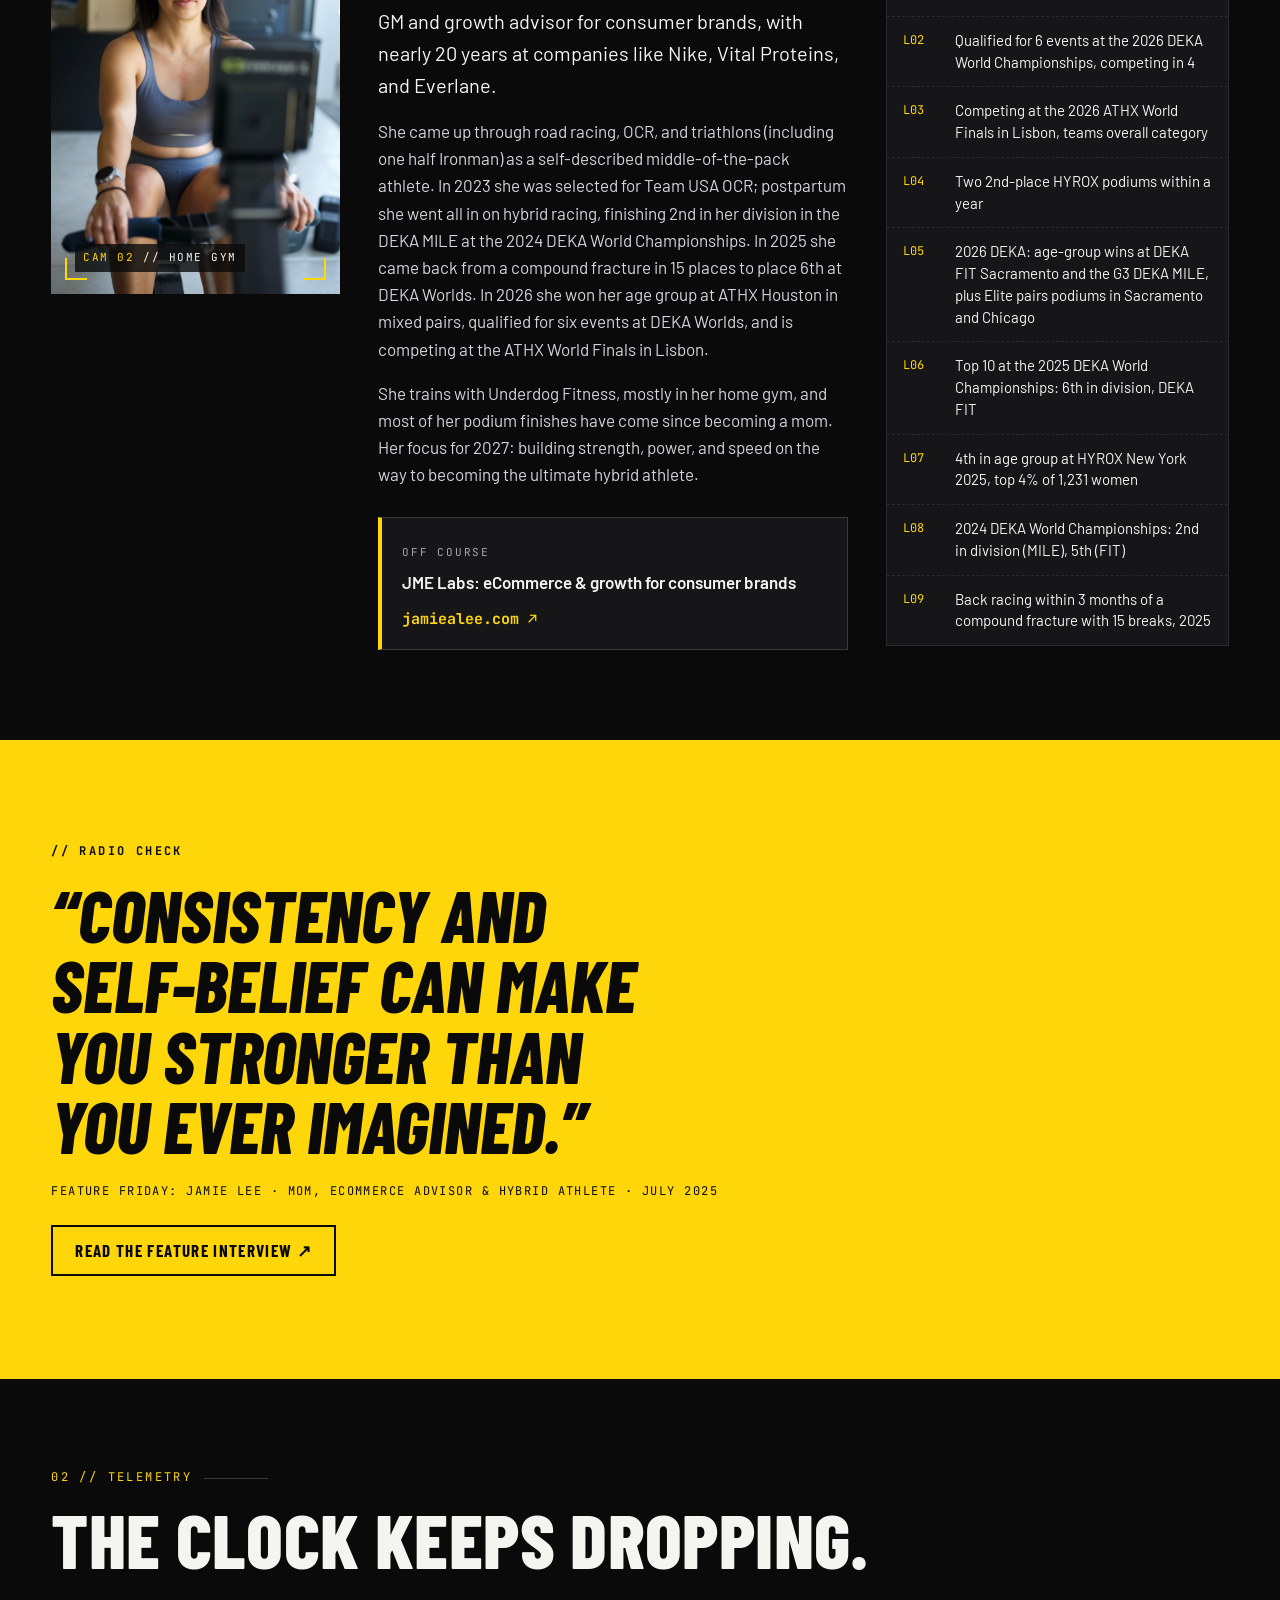
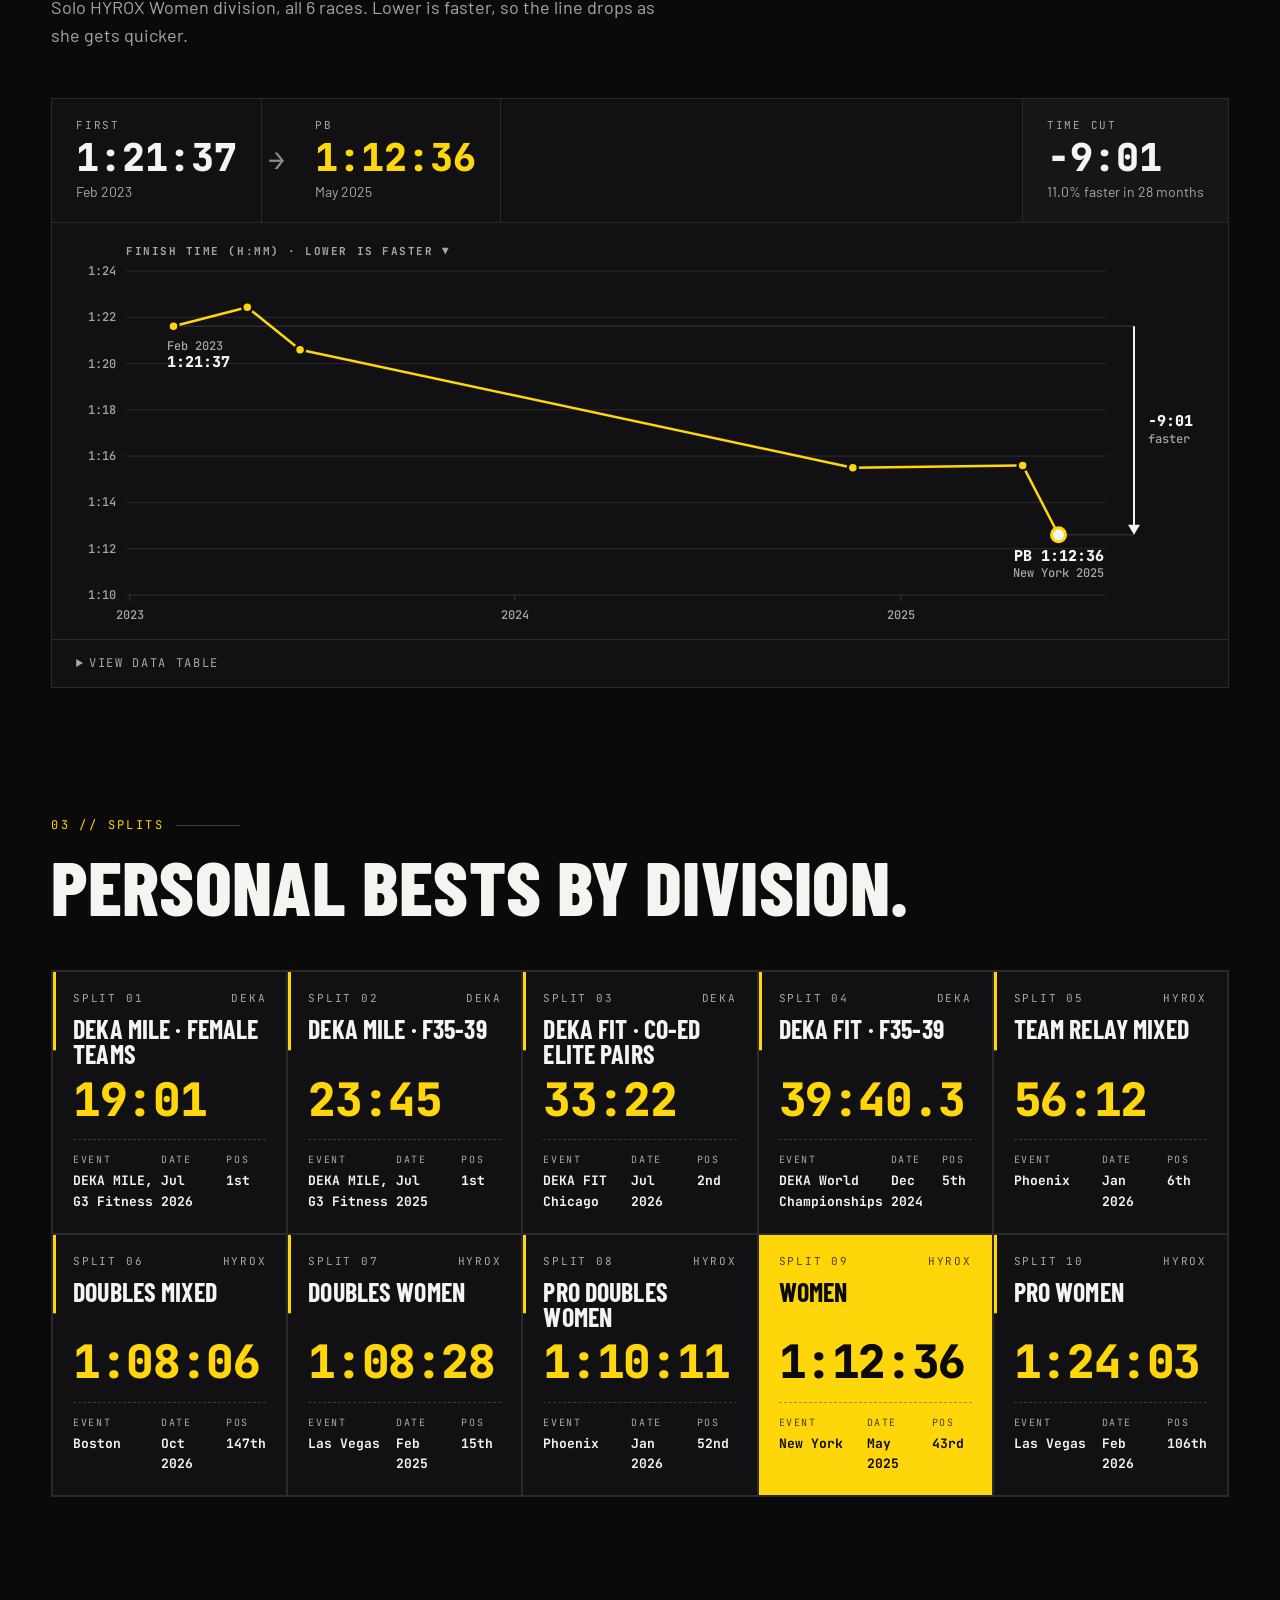
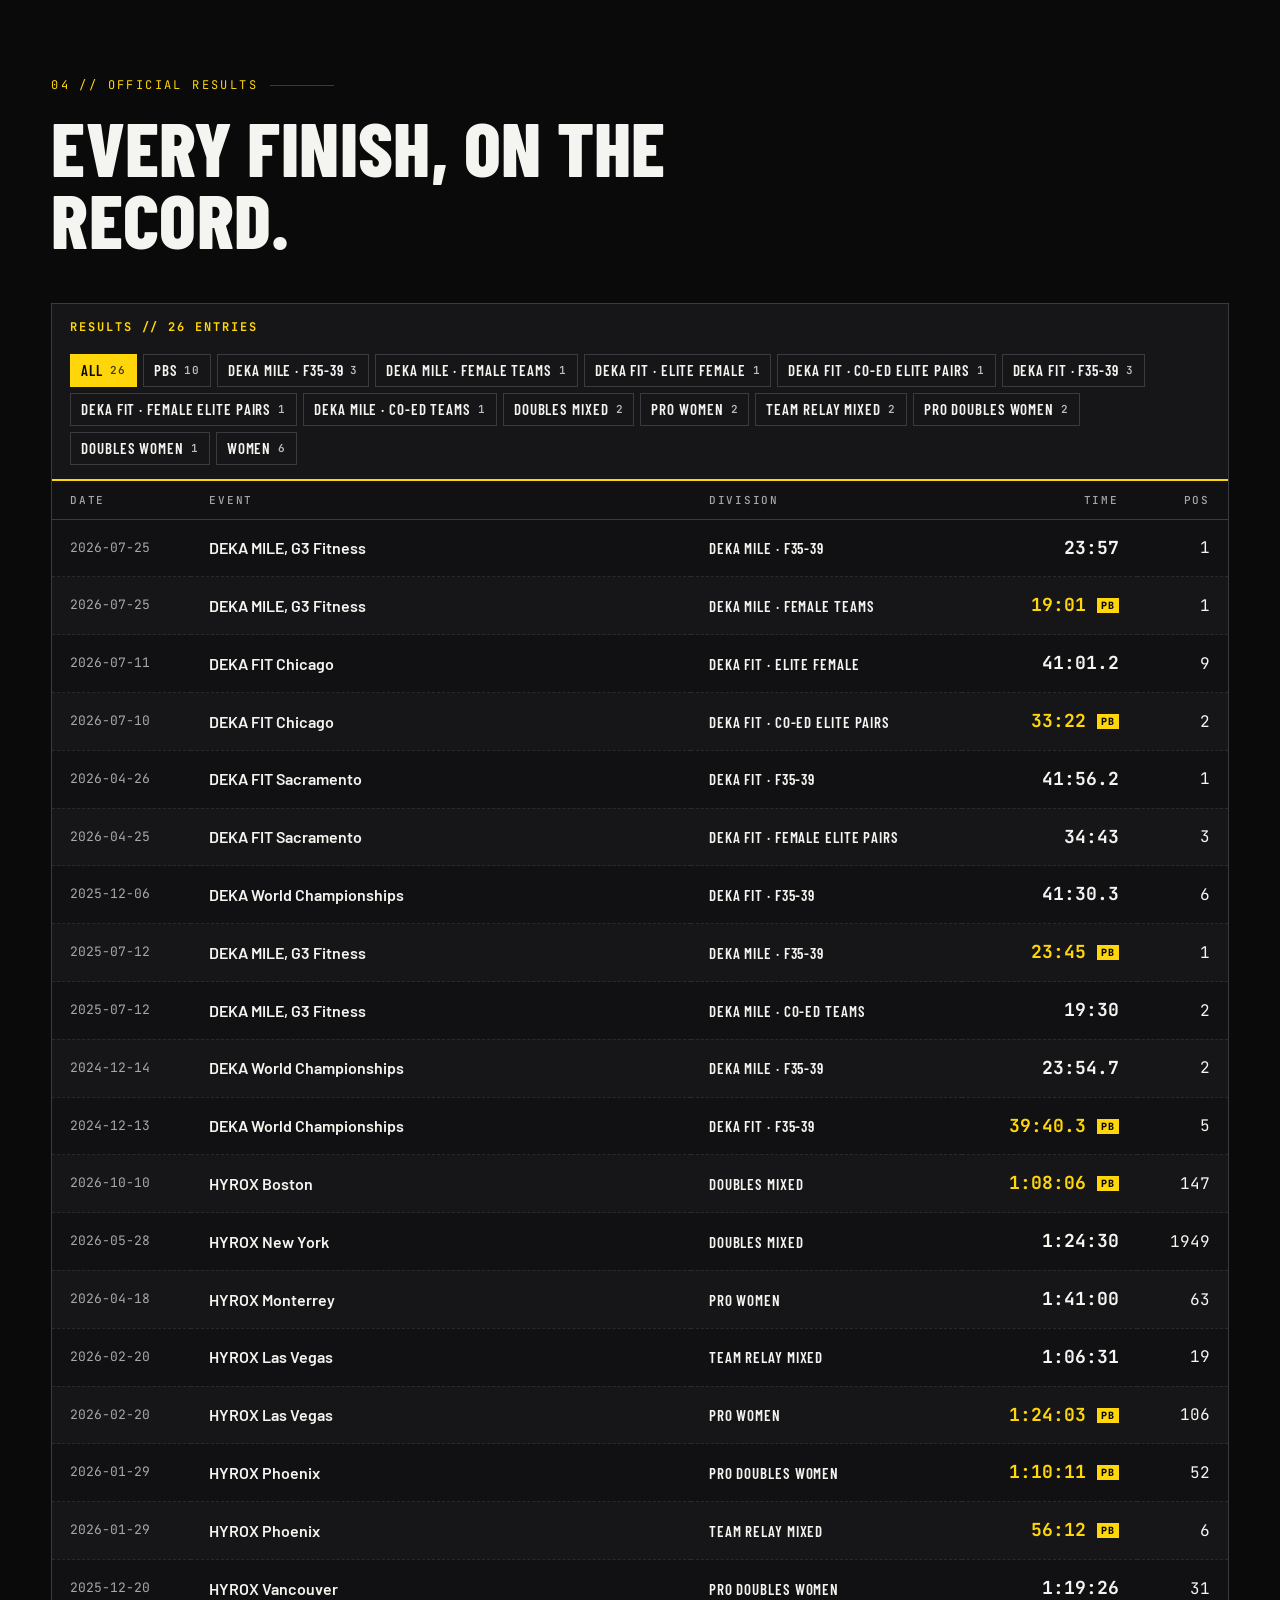
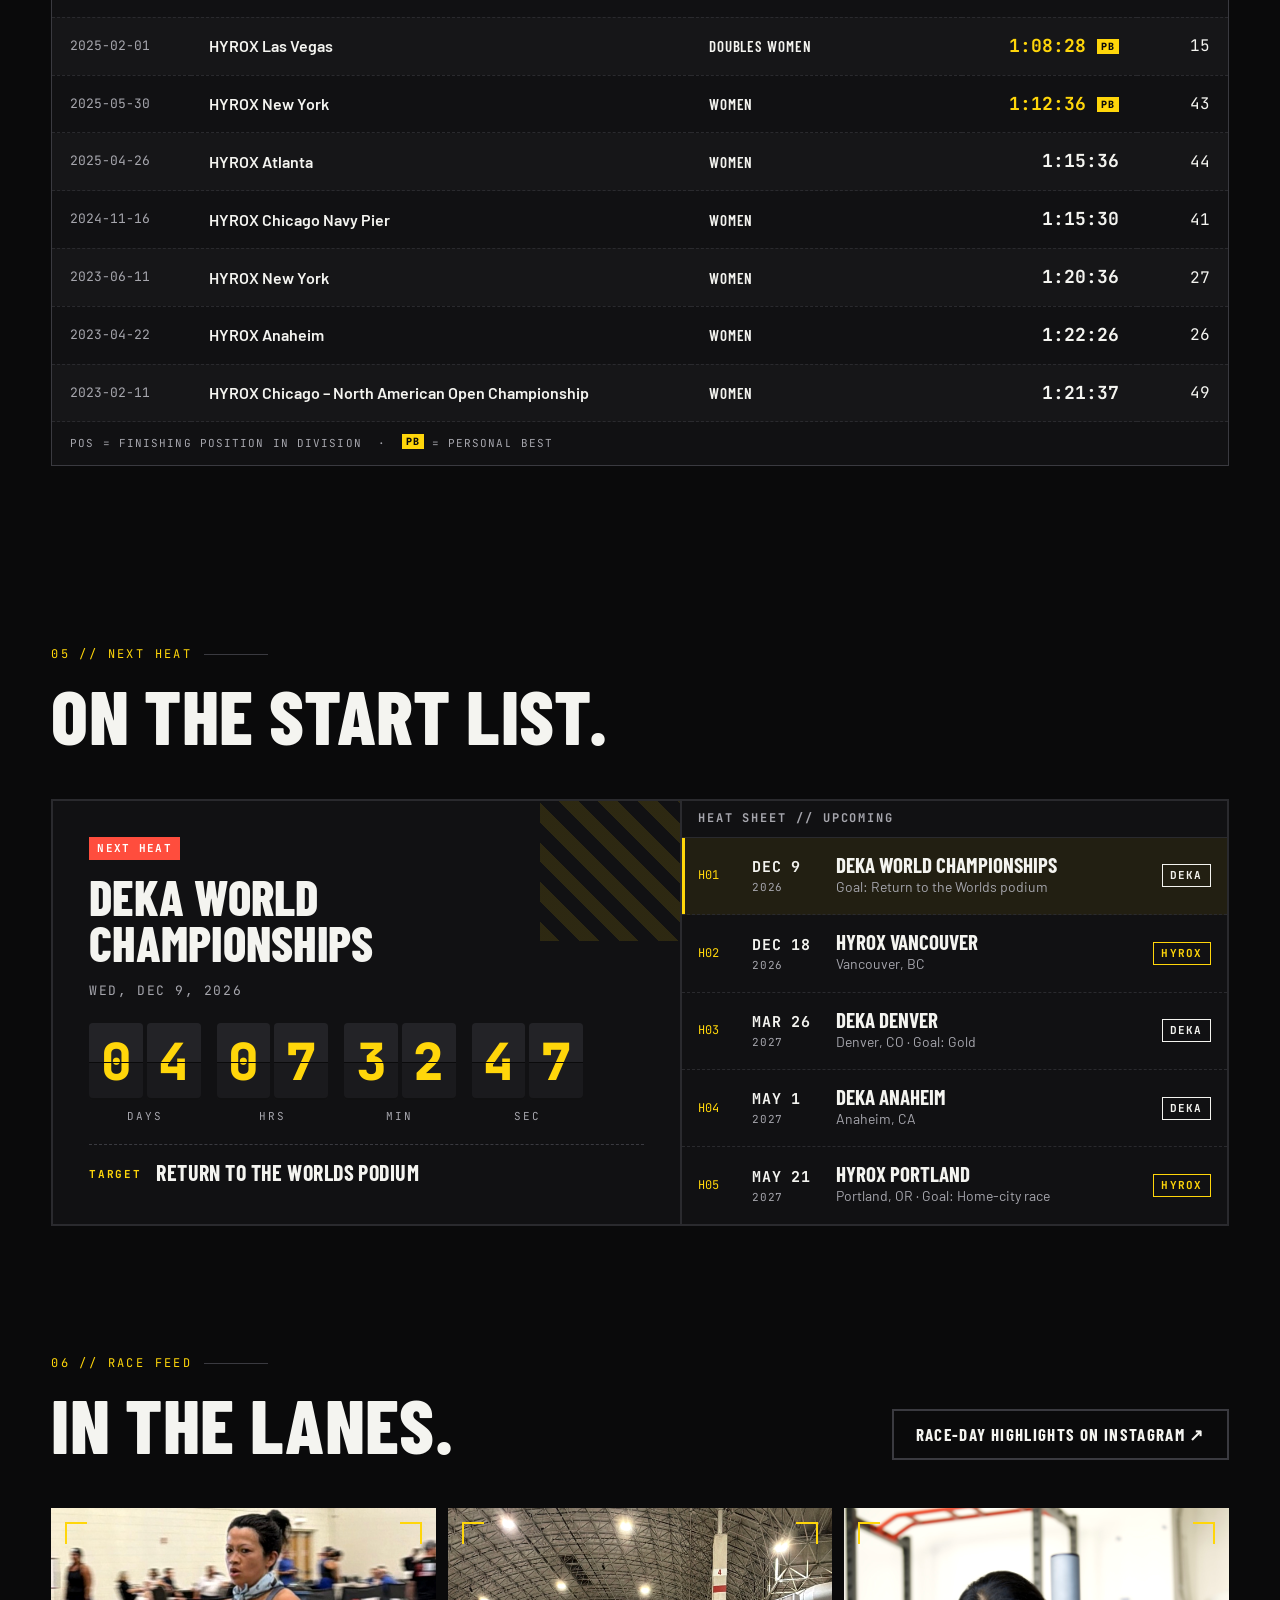
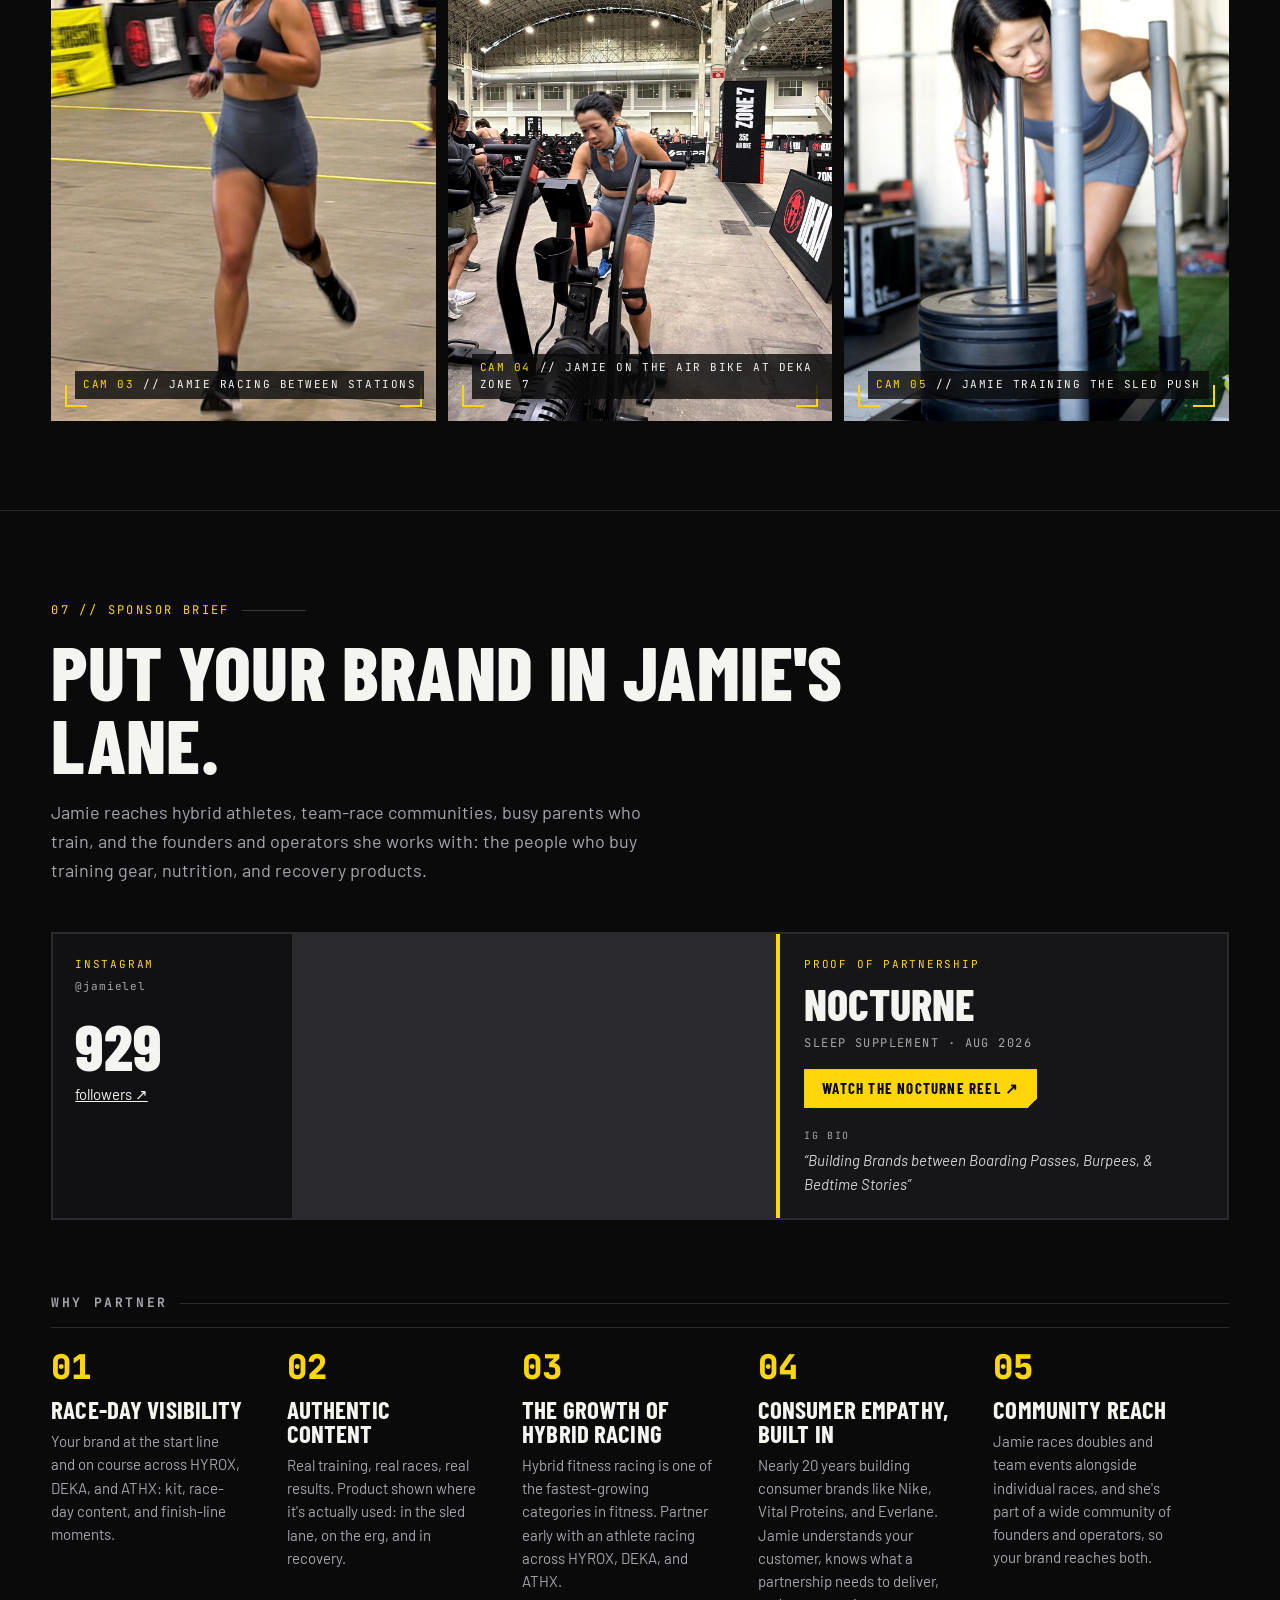
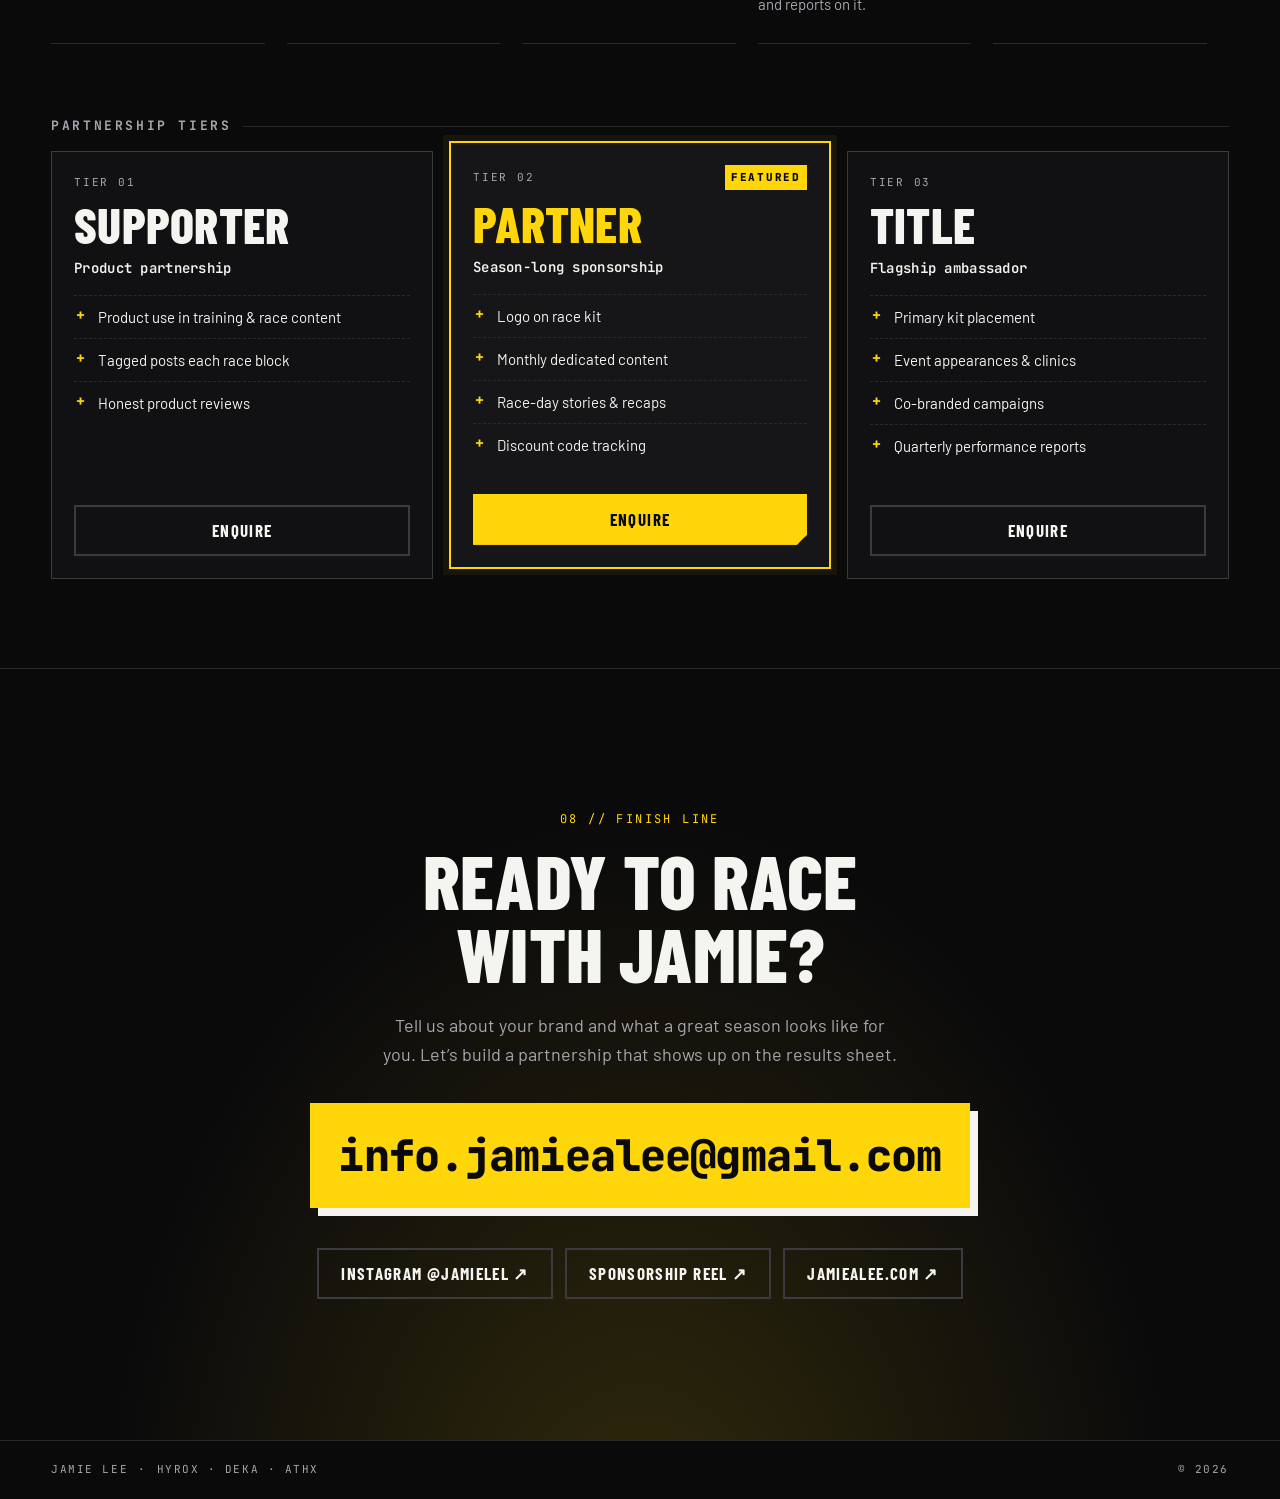
<file: v3/index.html>
<!doctype html>
<html lang="en">
<head>
  <meta charset="utf-8" />
  <meta name="robots" content="noindex, nofollow" />
  <meta name="viewport" content="width=device-width, initial-scale=1" />
  <title>Athlete Profile | Race Data</title>
  <meta name="description" content="Hybrid racing athlete: race data, results, and sponsorship opportunities." />
  <link rel="preconnect" href="https://fonts.googleapis.com" />
  <link rel="preconnect" href="https://fonts.gstatic.com" crossorigin />
  <link href="https://fonts.googleapis.com/css2?family=Barlow+Condensed:ital,wght@0,500;0,600;0,700;0,800;1,700;1,800&family=Barlow:wght@400;500;600&family=JetBrains+Mono:wght@400;500;700;800&display=swap" rel="stylesheet" />
  <link rel="stylesheet" href="styles.css" />
</head>
<body>
  <a class="skip" href="#main">Skip to content</a>
  <div id="draft-banner" class="draft" hidden>SAMPLE DATA: preview only</div>

  <header class="topbar">
    <a href="#top" class="topbar__brand"><span class="live-dot" aria-hidden="true"></span><span id="nav-name"></span></a>
    <nav class="topbar__nav" aria-label="Sections">
      <a href="#data">Data</a>
      <a href="#results">Results</a>
      <a href="#next">Next heat</a>
      <a href="#partner">Partner</a>
    </nav>
    <a href="#contact" class="btn btn--sm">Sponsor</a>
  </header>

  <main id="main">
    <!-- HERO: start-line graphic -->
    <section class="hero" id="top" aria-labelledby="hero-name">
      <div class="hero__copy">
        <p class="kicker"><span class="tag tag--live">LIVE</span> <span id="hero-disc"></span></p>
        <div class="hero__id">
          <div class="bib" aria-hidden="true">
            <span class="bib__top">HYROX</span>
            <span class="bib__num">PRO</span>
            <span class="bib__bot">WOMEN</span>
          </div>
          <h1 class="hero__name" id="hero-name"></h1>
        </div>
        <p class="hero__tag" id="hero-tagline"></p>

        <div class="clock" id="hero-clock">
          <div class="clock__head"><span>PB</span><span id="clock-div"></span></div>
          <div class="clock__time mono" id="clock-time"></div>
          <div class="clock__foot mono" id="clock-foot"></div>
        </div>

        <div class="hero__cta">
          <a href="#contact" class="btn">Partner with <span class="js-first"></span></a>
          <a href="#data" class="btn btn--ghost">View race data</a>
        </div>
      </div>
      <figure class="hero__media hud" id="hero-media">
        <figcaption class="hud__label mono">CAM 01 <span>// START LINE</span></figcaption>
      </figure>
    </section>

    <!-- Stat strip + ticker -->
    <section class="board" aria-label="Headline numbers">
      <dl class="board__grid" id="stats"></dl>
    </section>
    <div class="ticker" aria-label="Career highlights">
      <div class="ticker__track" id="ticker"></div>
    </div>

    <!-- BIO -->
    <section class="sec" id="about" aria-labelledby="about-h">
      <header class="sec__head">
        <p class="sec__num mono">01 // ATHLETE</p>
        <h2 id="about-h">Built in the cracks of the day.</h2>
      </header>
      <div class="about">
        <figure class="about__photo hud" id="portrait">
          <figcaption class="hud__label mono">CAM 02 <span>// HOME GYM</span></figcaption>
        </figure>
        <div class="about__body">
          <div class="prose" id="bio"></div>
          <div class="site-card" id="website"></div>
        </div>
        <aside class="about__log" aria-labelledby="log-h">
          <h3 class="log__h mono" id="log-h">LAP LOG // HIGHLIGHTS</h3>
          <ol class="log" id="highlights"></ol>
        </aside>
      </div>
    </section>

    <!-- INTERVIEW -->
    <section class="quote" aria-label="Interview">
      <div class="quote__inner" id="interview"></div>
    </section>

    <!-- PROGRESSION -->
    <section class="sec" id="data" aria-labelledby="data-h">
      <header class="sec__head">
        <p class="sec__num mono">02 // TELEMETRY</p>
        <h2 id="data-h">The clock keeps dropping.</h2>
        <p class="sec__intro" id="chart-intro"></p>
      </header>
      <div class="chart-card">
        <div class="chart-card__head" id="chart-kpis"></div>
        <div class="chart" id="chart">
          <div class="chart__tip mono" id="chart-tip" role="status" aria-live="polite" hidden></div>
        </div>
        <details class="chart__table">
          <summary class="mono">View data table</summary>
          <table class="mini-table" id="chart-table"></table>
        </details>
      </div>
    </section>

    <!-- PBs -->
    <section class="sec sec--tight" aria-labelledby="pb-h">
      <header class="sec__head">
        <p class="sec__num mono">03 // SPLITS</p>
        <h2 id="pb-h">Personal bests by division.</h2>
      </header>
      <div class="splits" id="pbs"></div>
    </section>

    <!-- RESULTS -->
    <section class="sec" id="results" aria-labelledby="res-h">
      <header class="sec__head">
        <p class="sec__num mono">04 // OFFICIAL RESULTS</p>
        <h2 id="res-h">Every finish, on the record.</h2>
      </header>
      <div class="printout">
        <div class="printout__bar">
          <span class="mono printout__title">RESULTS // <span id="res-count"></span></span>
          <div class="filters" id="filters" role="group" aria-label="Filter results by division"></div>
        </div>
        <div class="table-wrap">
          <table class="results">
            <caption class="sr-only">Race results. POS is finishing position in division.</caption>
            <thead>
              <tr><th scope="col">Date</th><th scope="col">Event</th><th scope="col">Division</th><th scope="col" class="num">Time</th><th scope="col" class="num">Pos</th></tr>
            </thead>
            <tbody id="results-body"></tbody>
          </table>
        </div>
        <p class="printout__foot mono">POS = finishing position in division &nbsp;·&nbsp; <span class="pb-flag">PB</span> = personal best</p>
      </div>
    </section>

    <!-- NEXT HEAT -->
    <section class="sec next" id="next" aria-labelledby="next-h">
      <header class="sec__head">
        <p class="sec__num mono">05 // NEXT HEAT</p>
        <h2 id="next-h">On the start list.</h2>
      </header>
      <div class="next__grid">
        <div class="countdown-card" id="countdown"></div>
        <div class="heats">
          <h3 class="log__h mono">HEAT SHEET // UPCOMING</h3>
          <ol class="heat-list" id="upcoming"></ol>
        </div>
      </div>
    </section>

    <!-- PHOTOS -->
    <section class="sec sec--tight" aria-labelledby="ph-h">
      <header class="sec__head sec__head--row">
        <div>
          <p class="sec__num mono">06 // RACE FEED</p>
          <h2 id="ph-h">In the lanes.</h2>
        </div>
        <a class="btn btn--ghost" id="ig-highlights" target="_blank" rel="noopener">Race-day highlights on Instagram ↗</a>
      </header>
      <div class="gallery" id="gallery"></div>
    </section>

    <!-- PARTNER CASE -->
    <section class="sec partner" id="partner" aria-labelledby="partner-h">
      <header class="sec__head">
        <p class="sec__num mono">07 // SPONSOR BRIEF</p>
        <h2 id="partner-h">Put your brand in <span class="js-first"></span>'s lane.</h2>
        <p class="sec__intro" id="audience-summary"></p>
      </header>

      <div class="reach">
        <dl class="reach__grid" id="audience"></dl>
        <div class="proof" id="proof"></div>
      </div>

      <h3 class="sub-h mono">WHY PARTNER</h3>
      <ol class="props" id="value"></ol>

      <h3 class="sub-h mono">PARTNERSHIP TIERS</h3>
      <div class="tiers" id="tiers"></div>
    </section>

    <!-- CONTACT -->
    <section class="contact" id="contact" aria-labelledby="contact-h">
      <p class="sec__num mono">08 // FINISH LINE</p>
      <h2 id="contact-h">Ready to race with <span class="js-first"></span>?</h2>
      <p class="contact__lede">Tell us about your brand and what a great season looks like for you. Let’s build a partnership that shows up on the results sheet.</p>
      <a class="contact__email mono" id="contact-email"></a>
      <div class="contact__links" id="contact-links"></div>
    </section>
  </main>

  <footer class="foot mono">
    <span id="foot-name"></span> · <span id="foot-disc"></span>
    <span class="foot__r">© <span id="year"></span></span>
  </footer>

  <script src="../data/jamie-lee.js"></script>
  <script src="app.js"></script>
</body>
</html>
</file>
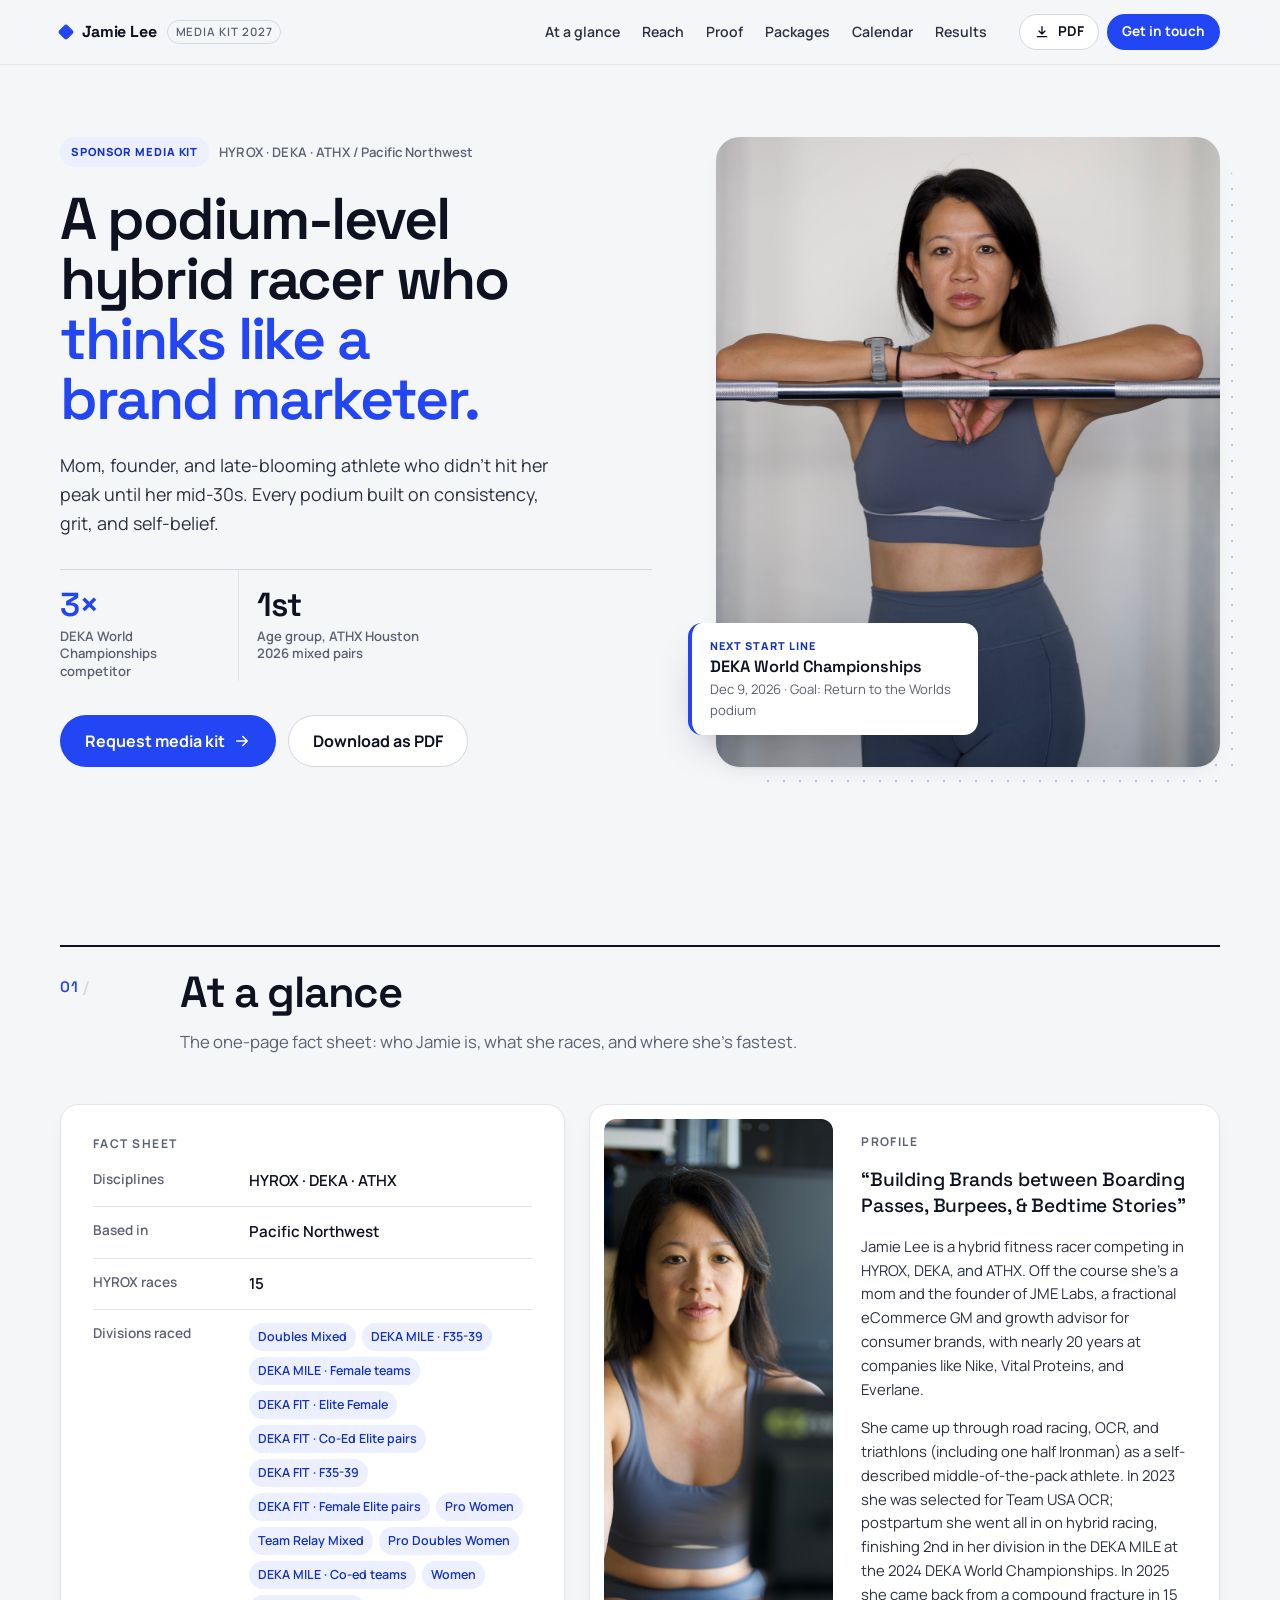
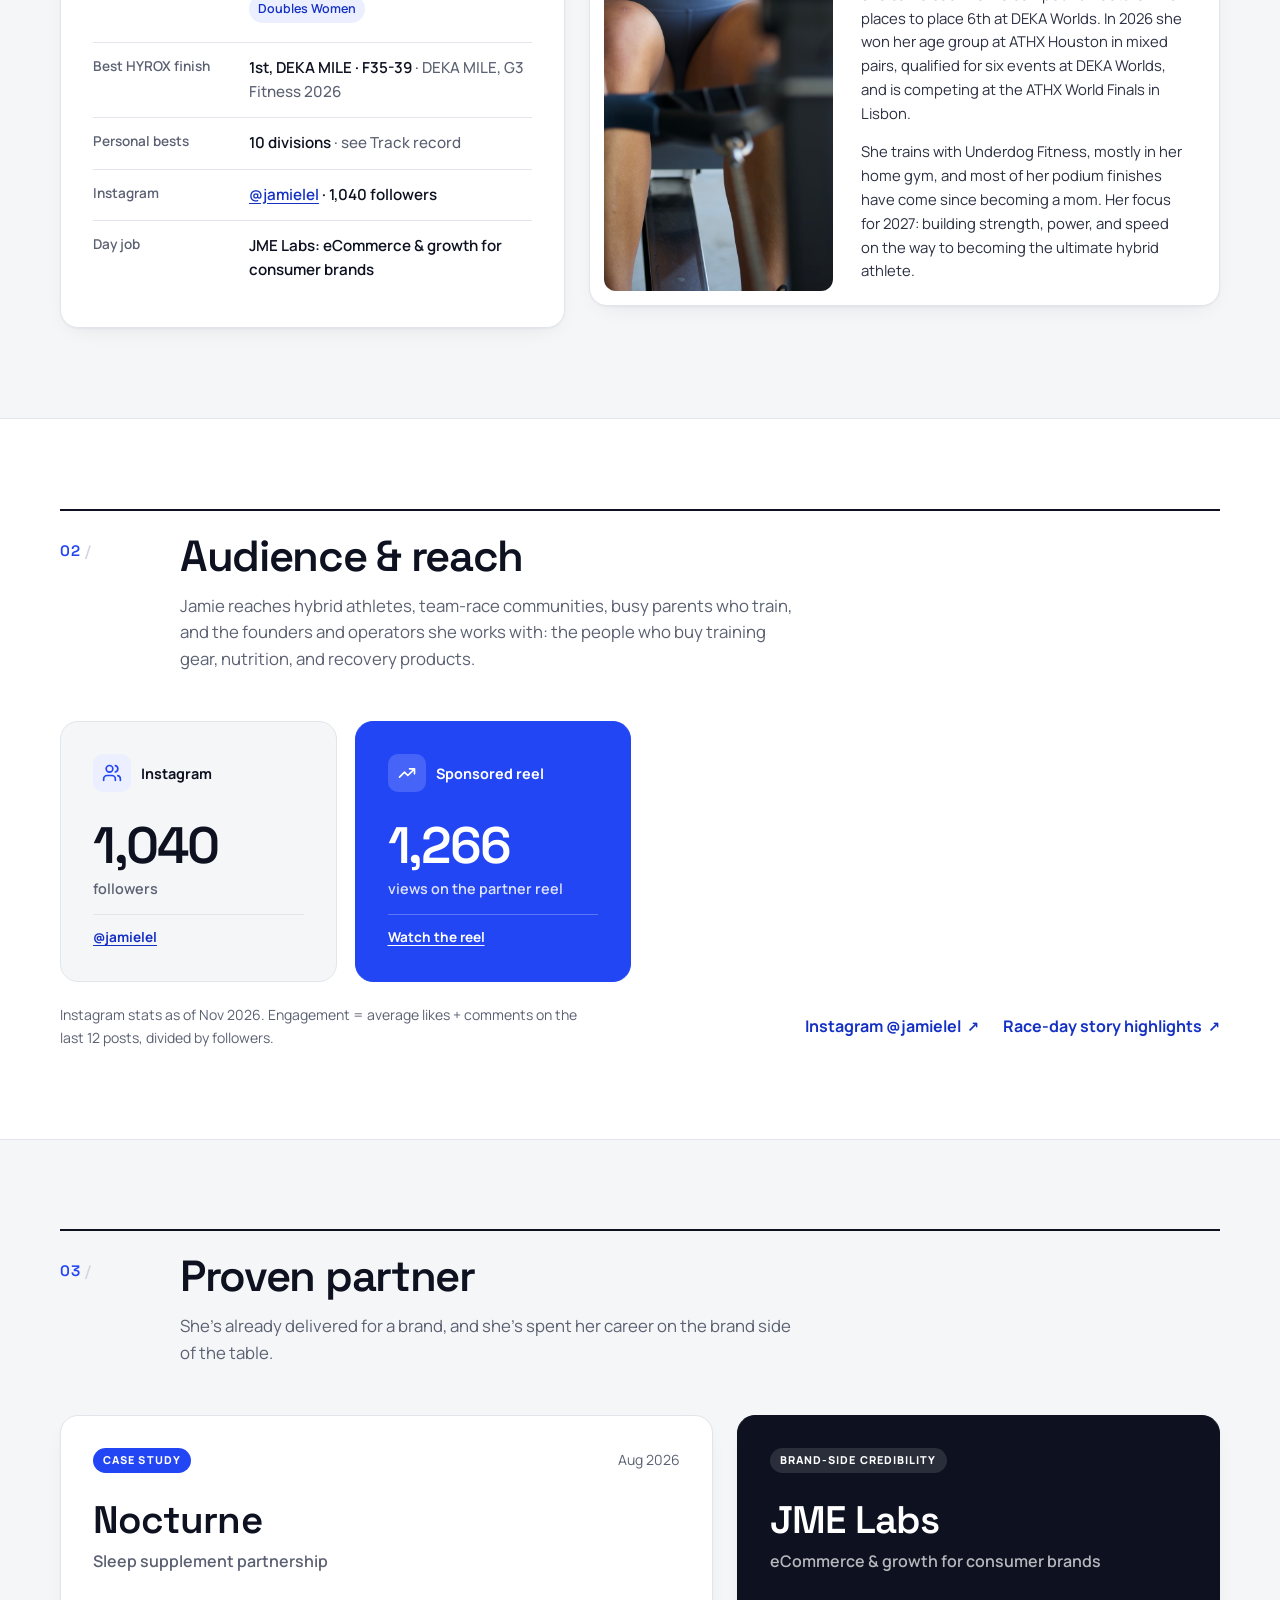
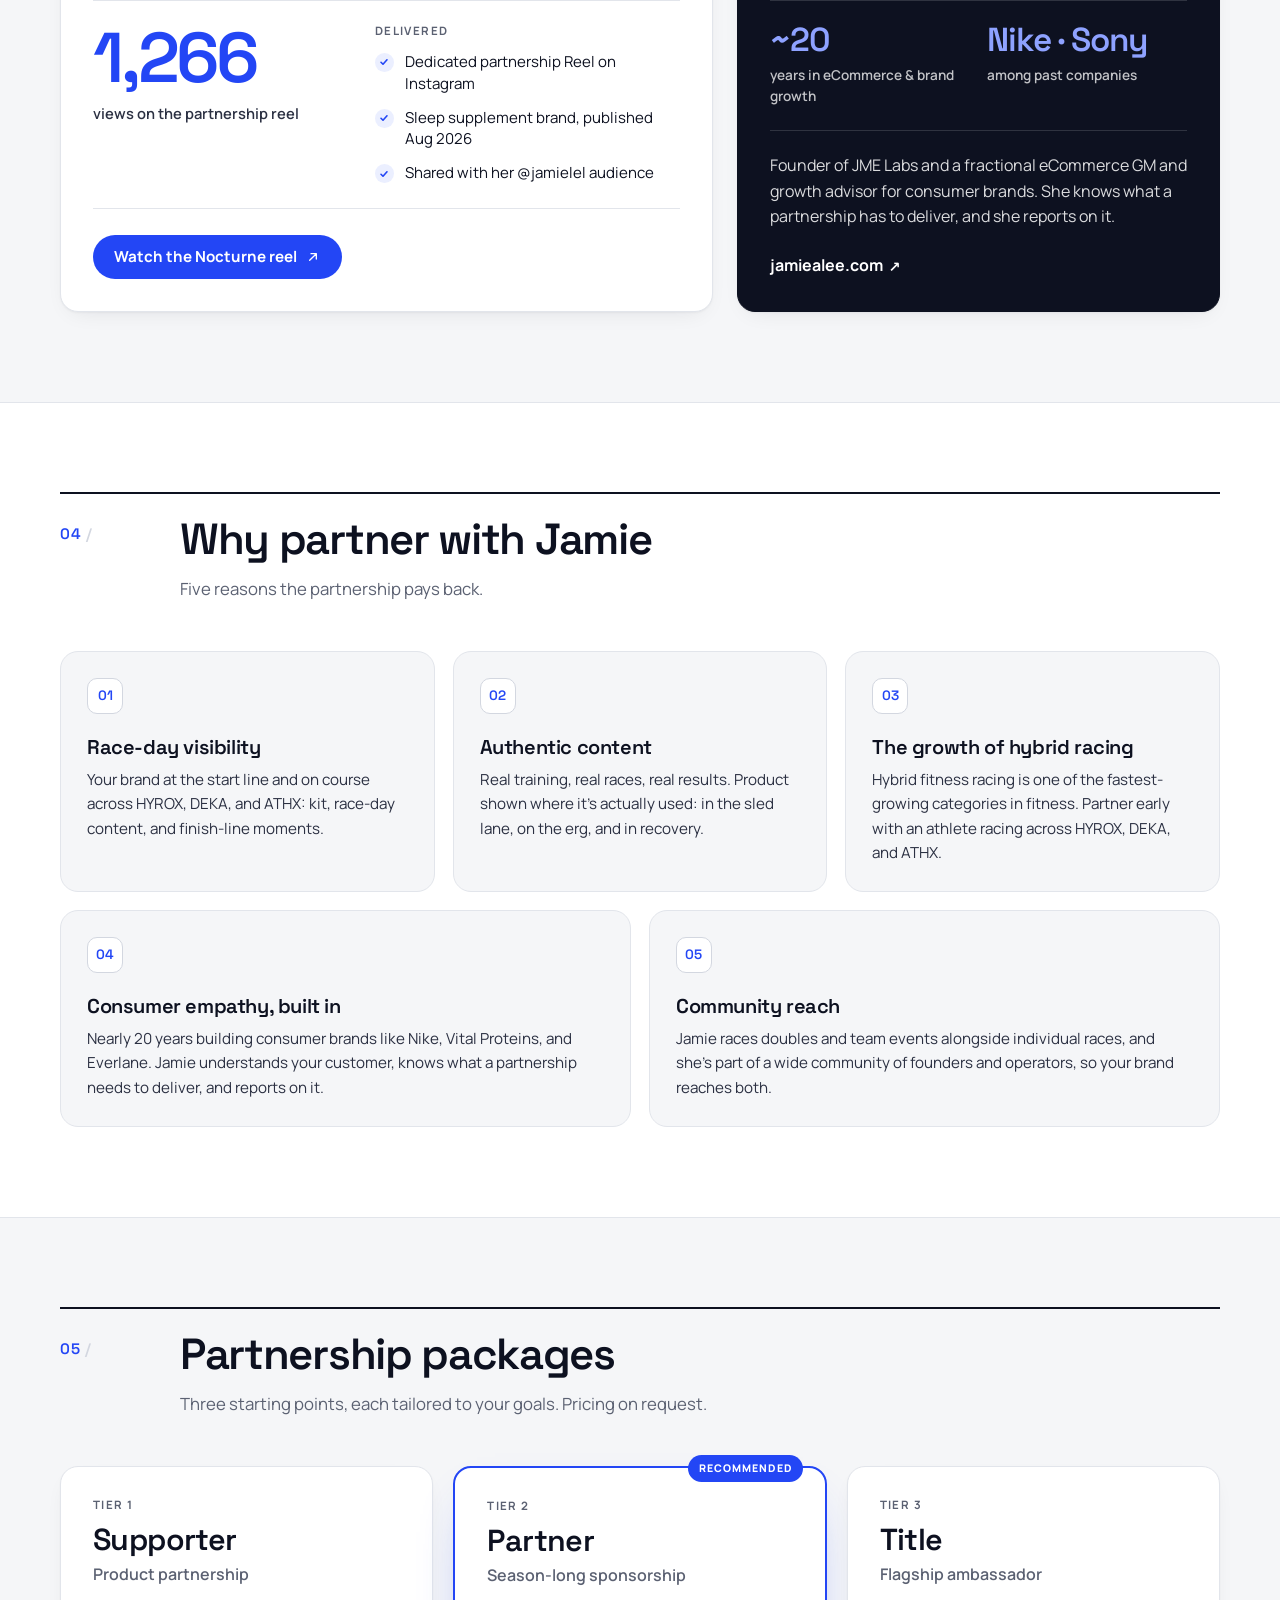
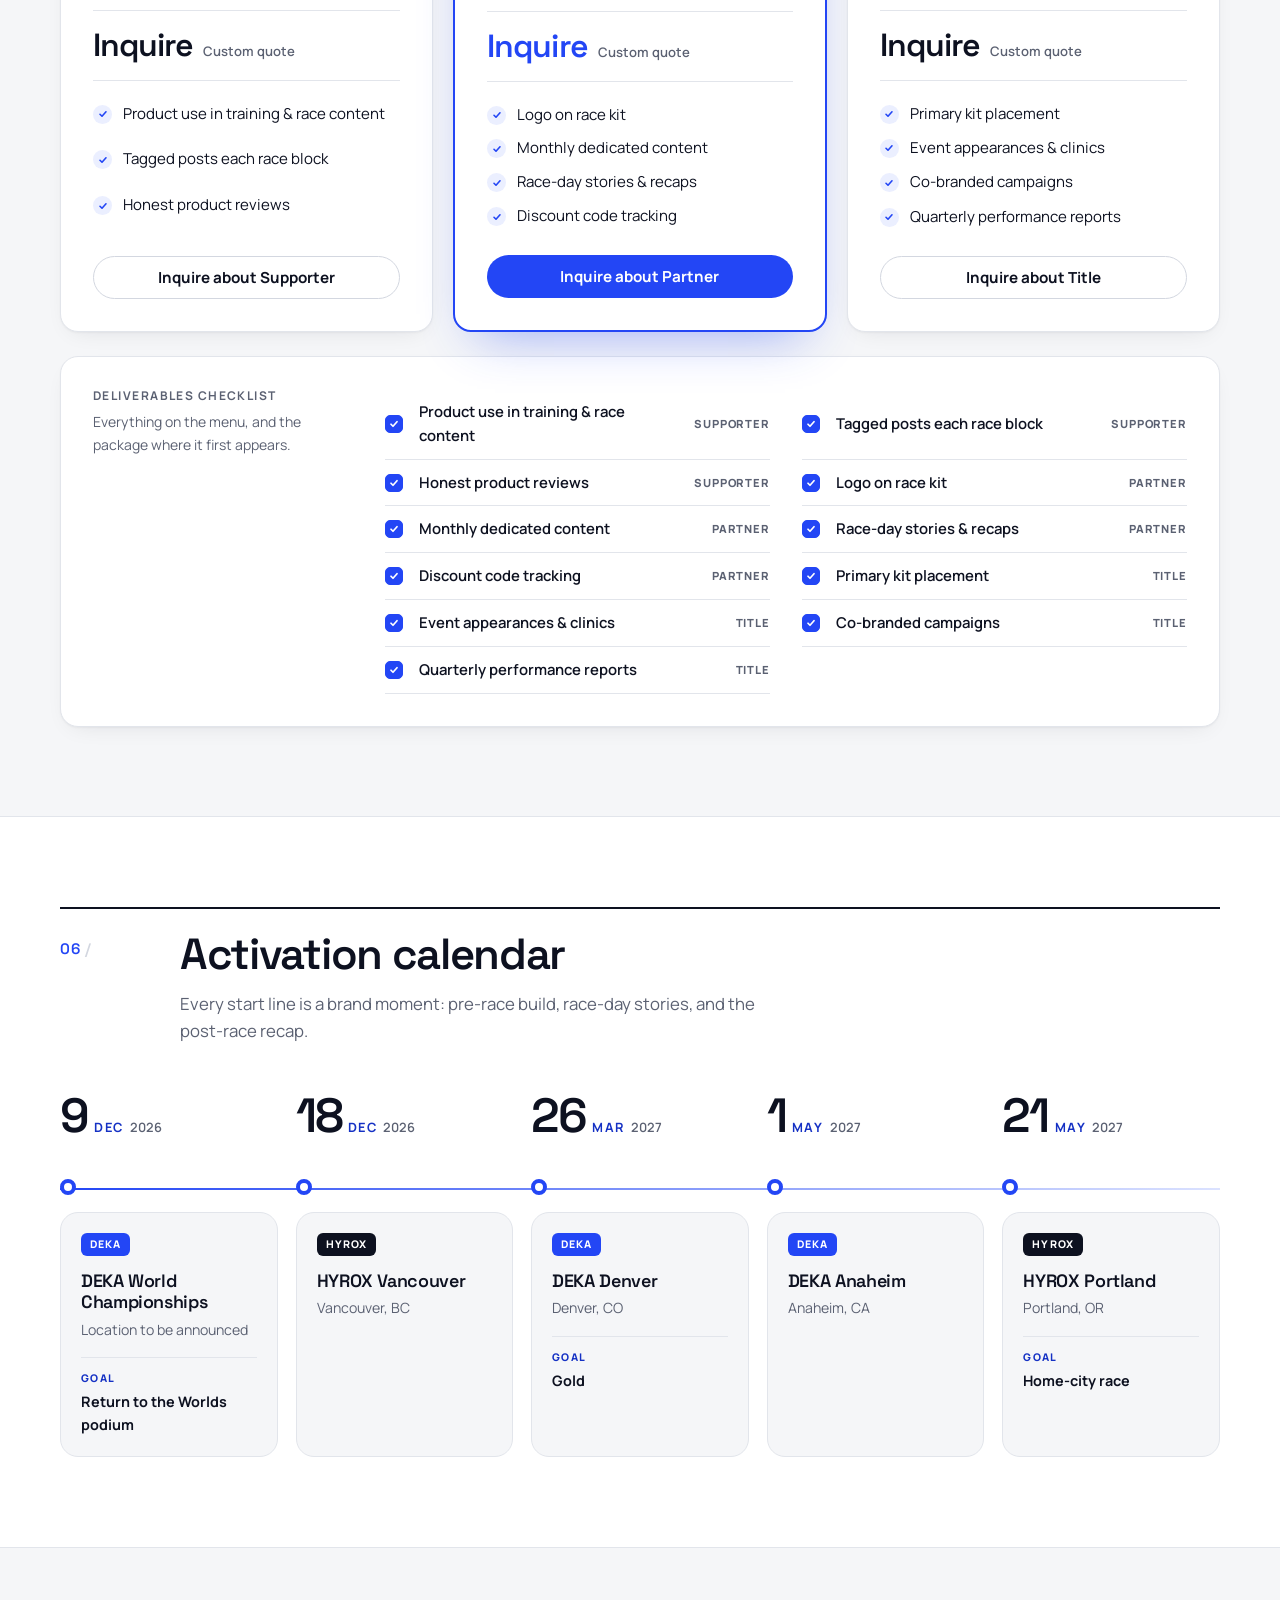
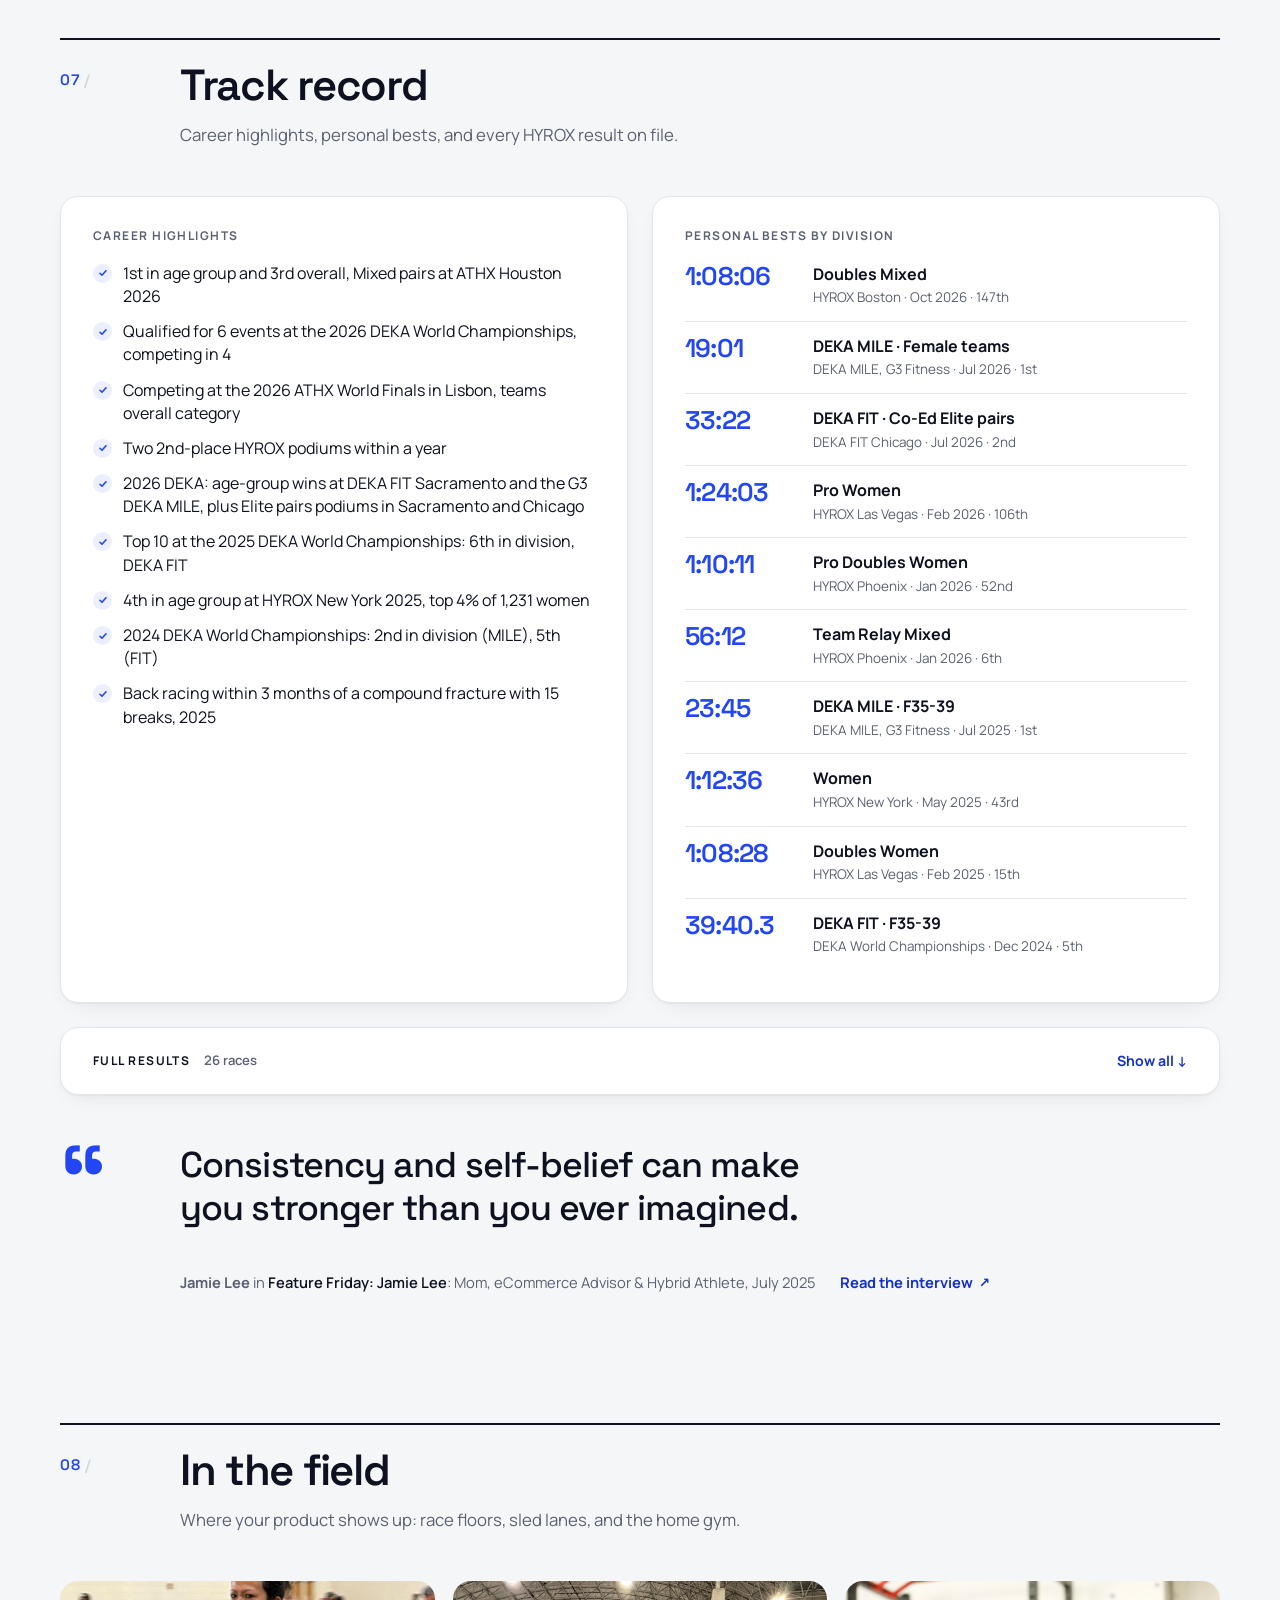
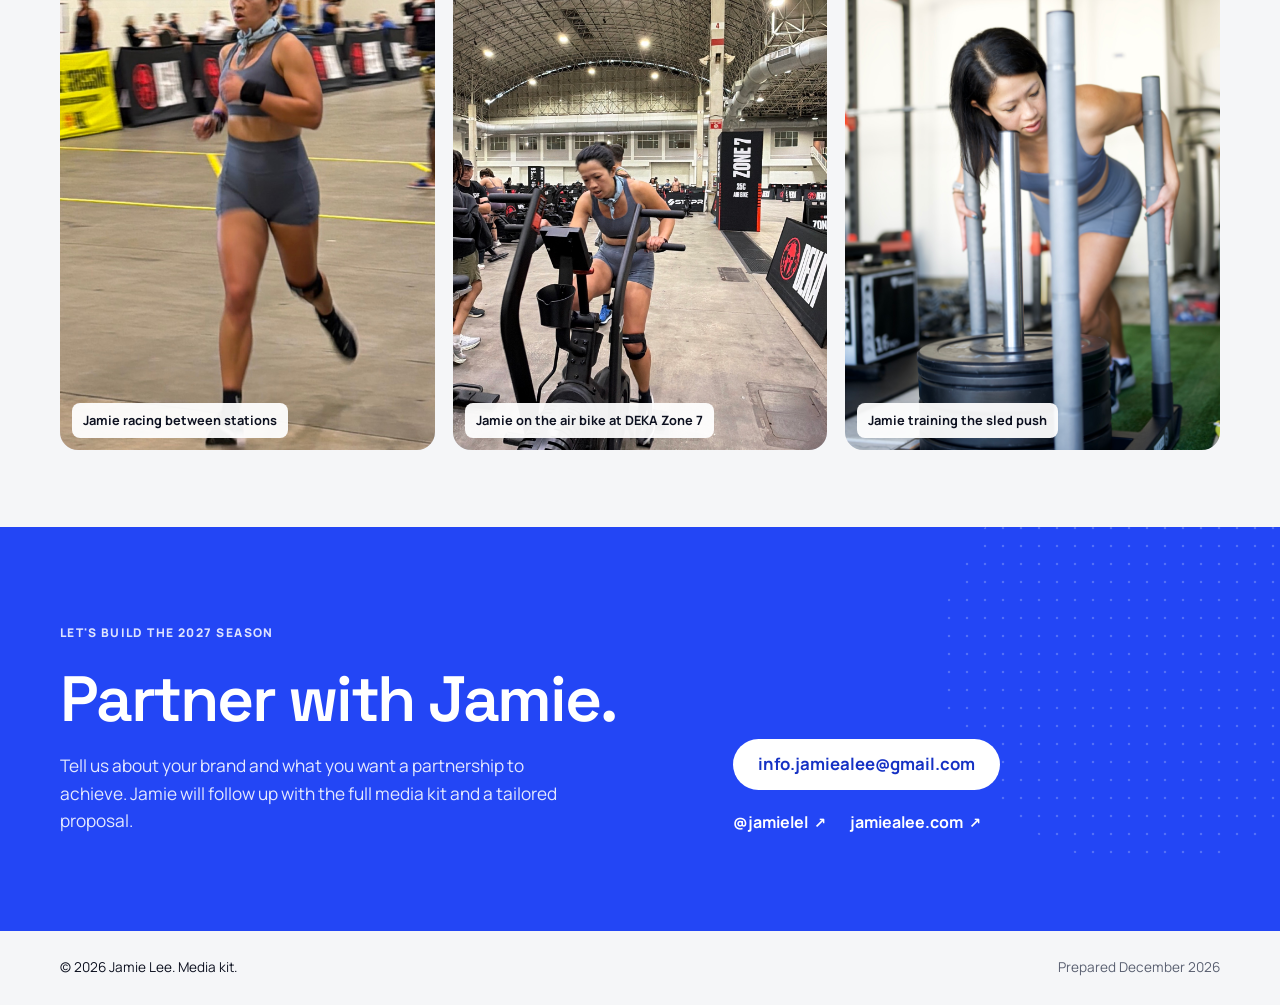
<file: v4/index.html>
<!doctype html>
<html lang="en">
<head>
  <meta charset="utf-8" />
  <meta name="robots" content="noindex, nofollow" />
  <meta name="viewport" content="width=device-width, initial-scale=1" />
  <title>Jamie Lee | Sponsor Media Kit</title>
  <meta name="description" content="Sponsor media kit for hybrid racing athlete Jamie Lee: HYROX, Spartan DEKA, and OCR." />
  <link rel="preconnect" href="https://fonts.googleapis.com" />
  <link rel="preconnect" href="https://fonts.gstatic.com" crossorigin />
  <link href="https://fonts.googleapis.com/css2?family=Space+Grotesk:wght@400;500;600;700&family=Manrope:wght@400;500;600;700;800&display=swap" rel="stylesheet" />
  <link rel="stylesheet" href="styles.css" />
</head>
<body>
  <a class="skip" href="#main">Skip to content</a>

  <header class="topbar" role="banner">
    <div class="wrap topbar__inner">
      <a class="brandmark" href="#top" aria-label="Back to top">
        <span class="brandmark__dot" aria-hidden="true"></span>
        <span id="nav-name">Jamie Lee</span>
        <span class="brandmark__sub">Media Kit <span id="nav-season"></span></span>
      </a>
      <nav class="topnav" aria-label="Sections">
        <a href="#glance">At a glance</a>
        <a href="#reach">Reach</a>
        <a href="#proof">Proof</a>
        <a href="#packages">Packages</a>
        <a href="#calendar">Calendar</a>
        <a href="#record">Results</a>
      </nav>
      <div class="topbar__actions">
        <button type="button" class="btn btn--ghost btn--sm js-print">
          <svg aria-hidden="true" viewBox="0 0 24 24" width="16" height="16"><path d="M12 4v11m0 0l-4.5-4.5M12 15l4.5-4.5M5 19h14" fill="none" stroke="currentColor" stroke-width="2" stroke-linecap="round" stroke-linejoin="round"/></svg>
          <span>PDF</span>
        </button>
        <a class="btn btn--primary btn--sm js-mail" href="#contact">Get in touch</a>
      </div>
    </div>
  </header>

  <main id="main">
    <!-- HERO -->
    <section class="hero" id="top" aria-labelledby="hero-title">
      <div class="wrap hero__grid">
        <div class="hero__copy">
          <p class="eyebrow"><span class="eyebrow__tag">Sponsor media kit</span> <span id="hero-disciplines"></span></p>
          <h1 id="hero-title" class="hero__title">A podium-level hybrid racer who <em>thinks like a brand&nbsp;marketer.</em></h1>
          <p class="hero__lede" id="hero-lede"></p>
          <dl class="kpis" id="hero-kpis"></dl>
          <div class="hero__ctas">
            <a class="btn btn--primary btn--lg js-mail-kit" href="#contact">Request media kit
              <svg aria-hidden="true" viewBox="0 0 24 24" width="18" height="18"><path d="M5 12h14m-6-6l6 6-6 6" fill="none" stroke="currentColor" stroke-width="2" stroke-linecap="round" stroke-linejoin="round"/></svg>
            </a>
            <button type="button" class="btn btn--ghost btn--lg js-print">Download as PDF</button>
          </div>
        </div>
        <figure class="hero__media">
          <div class="hero__photo"><img id="hero-img" alt="" /></div>
          <figcaption class="hero__card">
            <span class="hero__card-label">Racing</span>
            <strong id="hero-card-title"></strong>
            <span id="hero-card-sub"></span>
          </figcaption>
        </figure>
      </div>
    </section>

    <!-- 01 AT A GLANCE -->
    <section class="section" id="glance" aria-labelledby="glance-title">
      <div class="wrap">
        <header class="section__head">
          <span class="section__num">01</span>
          <div>
            <h2 id="glance-title">At a glance</h2>
            <p class="section__intro">The one-page fact sheet: who Jamie is, what she races, and where she's fastest.</p>
          </div>
        </header>
        <div class="glance">
          <article class="card factsheet">
            <h3 class="card__title">Fact sheet</h3>
            <dl class="facts" id="facts"></dl>
          </article>
          <article class="card bio">
            <div class="bio__photo"><img id="portrait-img" alt="" loading="lazy" /></div>
            <div class="bio__body">
              <h3 class="card__title">Profile</h3>
              <p class="bio__tagline" id="tagline"></p>
              <div id="bio" class="bio__text"></div>
            </div>
          </article>
        </div>
      </div>
    </section>

    <!-- 02 AUDIENCE & REACH -->
    <section class="section section--tint" id="reach" aria-labelledby="reach-title">
      <div class="wrap">
        <header class="section__head">
          <span class="section__num">02</span>
          <div>
            <h2 id="reach-title">Audience &amp; reach</h2>
            <p class="section__intro" id="audience-summary"></p>
          </div>
        </header>
        <div class="reach" id="reach-cards"></div>
        <div class="reach__foot">
          <p class="small muted" id="reach-note"></p>
          <div class="reach__links">
            <a class="link-arrow" id="ig-link" target="_blank" rel="noopener">Instagram profile</a>
            <a class="link-arrow" id="highlights-link" target="_blank" rel="noopener">Race-day story highlights</a>
          </div>
        </div>
      </div>
    </section>

    <!-- 03 PROVEN PARTNER -->
    <section class="section" id="proof" aria-labelledby="proof-title">
      <div class="wrap">
        <header class="section__head">
          <span class="section__num">03</span>
          <div>
            <h2 id="proof-title">Proven partner</h2>
            <p class="section__intro">She's already delivered for a brand, and she's spent her career on the brand side of the table.</p>
          </div>
        </header>
        <div class="proof">
          <article class="card case" id="case"></article>
          <article class="card pro" id="pro"></article>
        </div>
      </div>
    </section>

    <!-- 04 WHY PARTNER -->
    <section class="section section--tint" id="why" aria-labelledby="why-title">
      <div class="wrap">
        <header class="section__head">
          <span class="section__num">04</span>
          <div>
            <h2 id="why-title">Why partner with <span class="js-first">Jamie</span></h2>
            <p class="section__intro">Five reasons the partnership pays back.</p>
          </div>
        </header>
        <div class="values" id="values"></div>
      </div>
    </section>

    <!-- 05 PACKAGES -->
    <section class="section" id="packages" aria-labelledby="packages-title">
      <div class="wrap">
        <header class="section__head">
          <span class="section__num">05</span>
          <div>
            <h2 id="packages-title">Partnership packages</h2>
            <p class="section__intro">Three starting points, each tailored to your goals. Pricing on request.</p>
          </div>
        </header>
        <div class="tiers" id="tiers"></div>
        <div class="card deliverables">
          <div class="deliverables__head">
            <h3 class="card__title">Deliverables checklist</h3>
            <p class="small muted">Everything on the menu, and the package where it first appears.</p>
          </div>
          <ul class="checklist" id="checklist"></ul>
        </div>
      </div>
    </section>

    <!-- 06 CALENDAR -->
    <section class="section section--tint" id="calendar" aria-labelledby="calendar-title">
      <div class="wrap">
        <header class="section__head">
          <span class="section__num">06</span>
          <div>
            <h2 id="calendar-title">Activation calendar</h2>
            <p class="section__intro">Every start line is a brand moment: pre-race build, race-day stories, and the post-race recap.</p>
          </div>
        </header>
        <ol class="timeline" id="timeline"></ol>
      </div>
    </section>

    <!-- 07 TRACK RECORD -->
    <section class="section" id="record" aria-labelledby="record-title">
      <div class="wrap">
        <header class="section__head">
          <span class="section__num">07</span>
          <div>
            <h2 id="record-title">Track record</h2>
            <p class="section__intro">Career highlights, personal bests, and every HYROX result on file.</p>
          </div>
        </header>
        <div class="record">
          <article class="card">
            <h3 class="card__title">Career highlights</h3>
            <ul class="ticks" id="highlights"></ul>
          </article>
          <article class="card">
            <h3 class="card__title">Personal bests by division</h3>
            <ul class="pbs" id="pbs"></ul>
          </article>
        </div>
        <details class="card results" id="results-wrap">
          <summary>
            <span class="card__title">Full results</span>
            <span class="results__count" id="results-count"></span>
            <span class="results__toggle" aria-hidden="true"></span>
          </summary>
          <div class="table-scroll">
            <table class="table">
              <caption class="sr-only">Race results, most recent first</caption>
              <thead><tr><th scope="col">Date</th><th scope="col">Event</th><th scope="col">Division</th><th scope="col" class="num">Time</th><th scope="col" class="num">Place</th></tr></thead>
              <tbody id="results"></tbody>
            </table>
          </div>
        </details>
        <figure class="quote" id="quote"></figure>
      </div>
    </section>

    <!-- 08 GALLERY -->
    <section class="section section--tight" id="gallery" aria-labelledby="gallery-title">
      <div class="wrap">
        <header class="section__head">
          <span class="section__num">08</span>
          <div>
            <h2 id="gallery-title">In the field</h2>
            <p class="section__intro">Where your product shows up: race floors, sled lanes, and the home gym.</p>
          </div>
        </header>
        <div class="gallery" id="gallery-grid"></div>
      </div>
    </section>

    <!-- CONTACT -->
    <section class="contact" id="contact" aria-labelledby="contact-title">
      <div class="wrap contact__inner">
        <div>
          <p class="eyebrow eyebrow--light">Let's build the <span id="contact-season"></span> season</p>
          <h2 id="contact-title">Partner with <span class="js-first">Jamie</span>.</h2>
          <p class="contact__lede">Tell us about your brand and what you want a partnership to achieve. Jamie will follow up with the full media kit and a tailored proposal.</p>
        </div>
        <div class="contact__actions">
          <a class="btn btn--white btn--lg js-mail" id="contact-email" href="#">Email</a>
          <div class="contact__links">
            <a class="link-arrow link-arrow--light" id="contact-ig" target="_blank" rel="noopener">Instagram</a>
            <a class="link-arrow link-arrow--light" id="contact-web" target="_blank" rel="noopener">Website</a>
          </div>
        </div>
      </div>
    </section>
  </main>

  <footer class="footer">
    <div class="wrap footer__inner">
      <span>&copy; <span id="year"></span> <span id="footer-name">Jamie Lee</span>. Media kit.</span>
      <span class="muted" id="footer-updated"></span>
    </div>
  </footer>

  <script src="../data/jamie-lee.js"></script>
  <script src="app.js"></script>
</body>
</html>
</file>
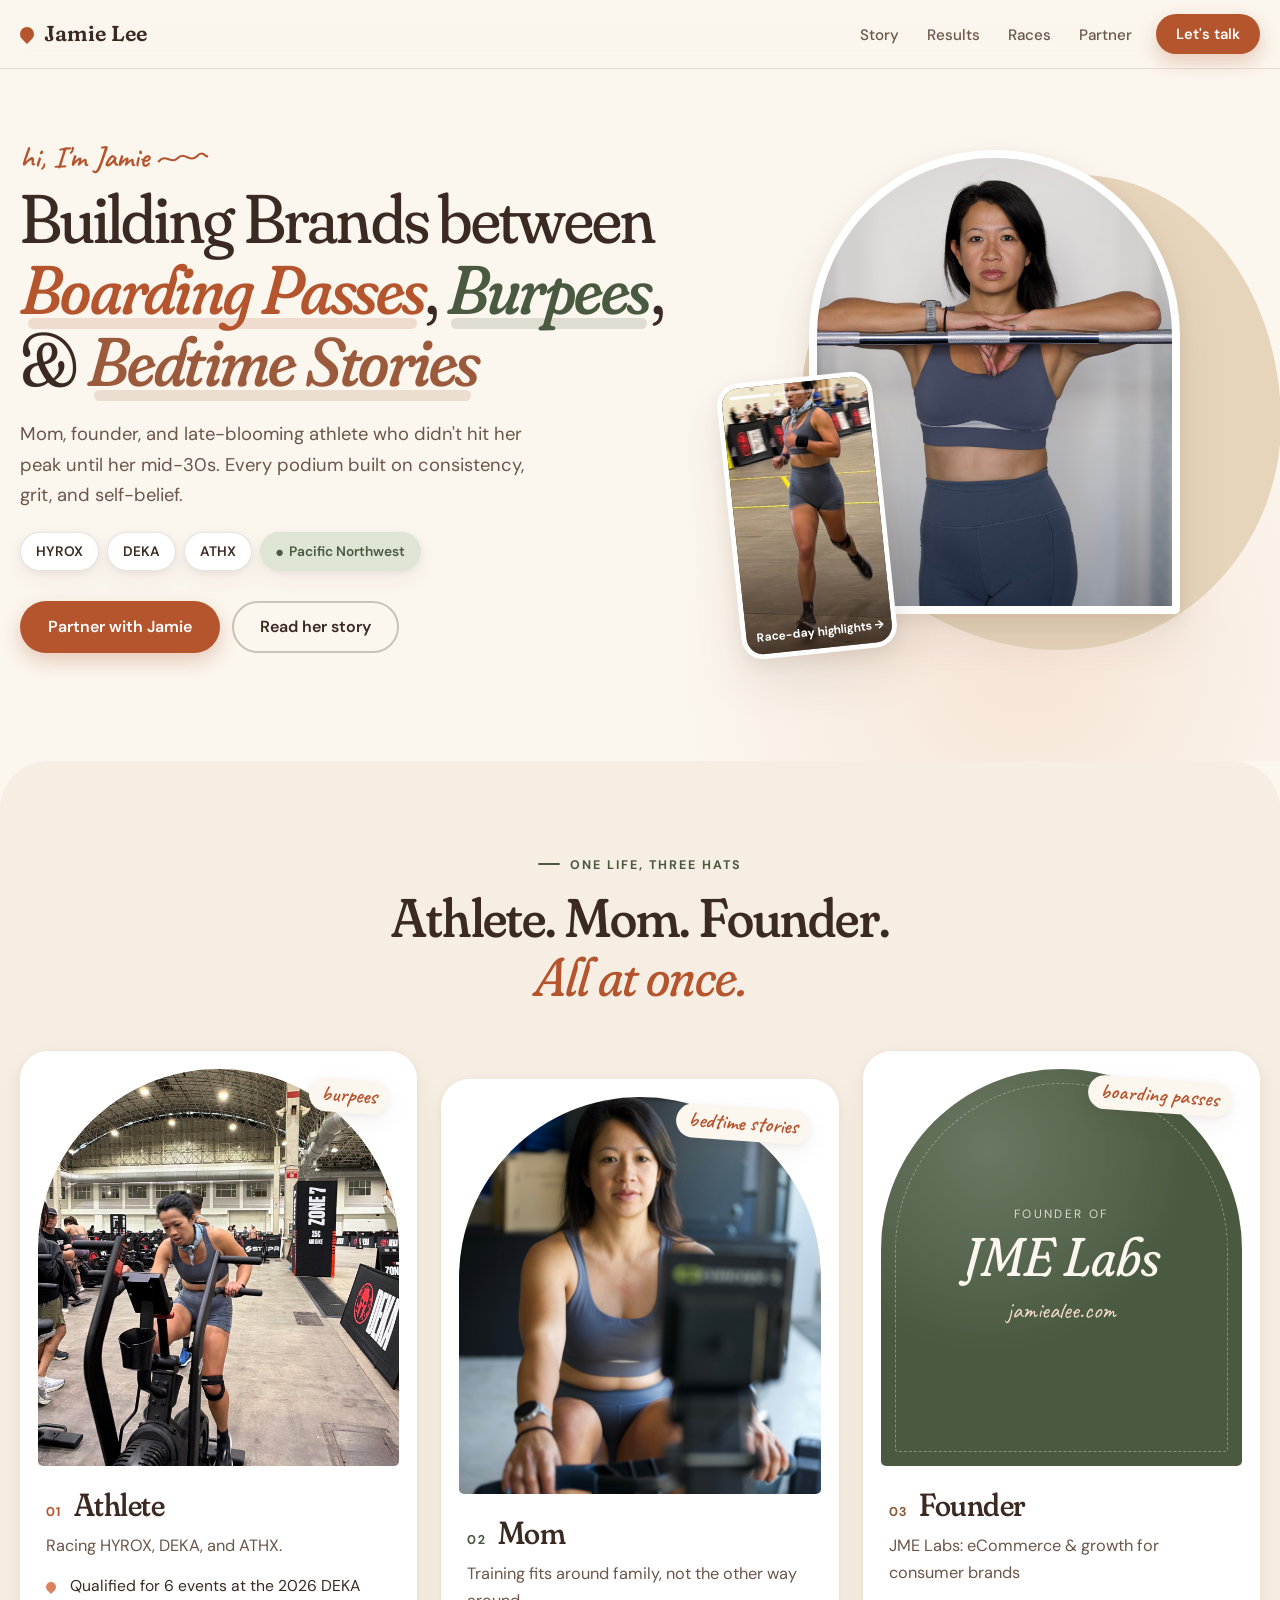
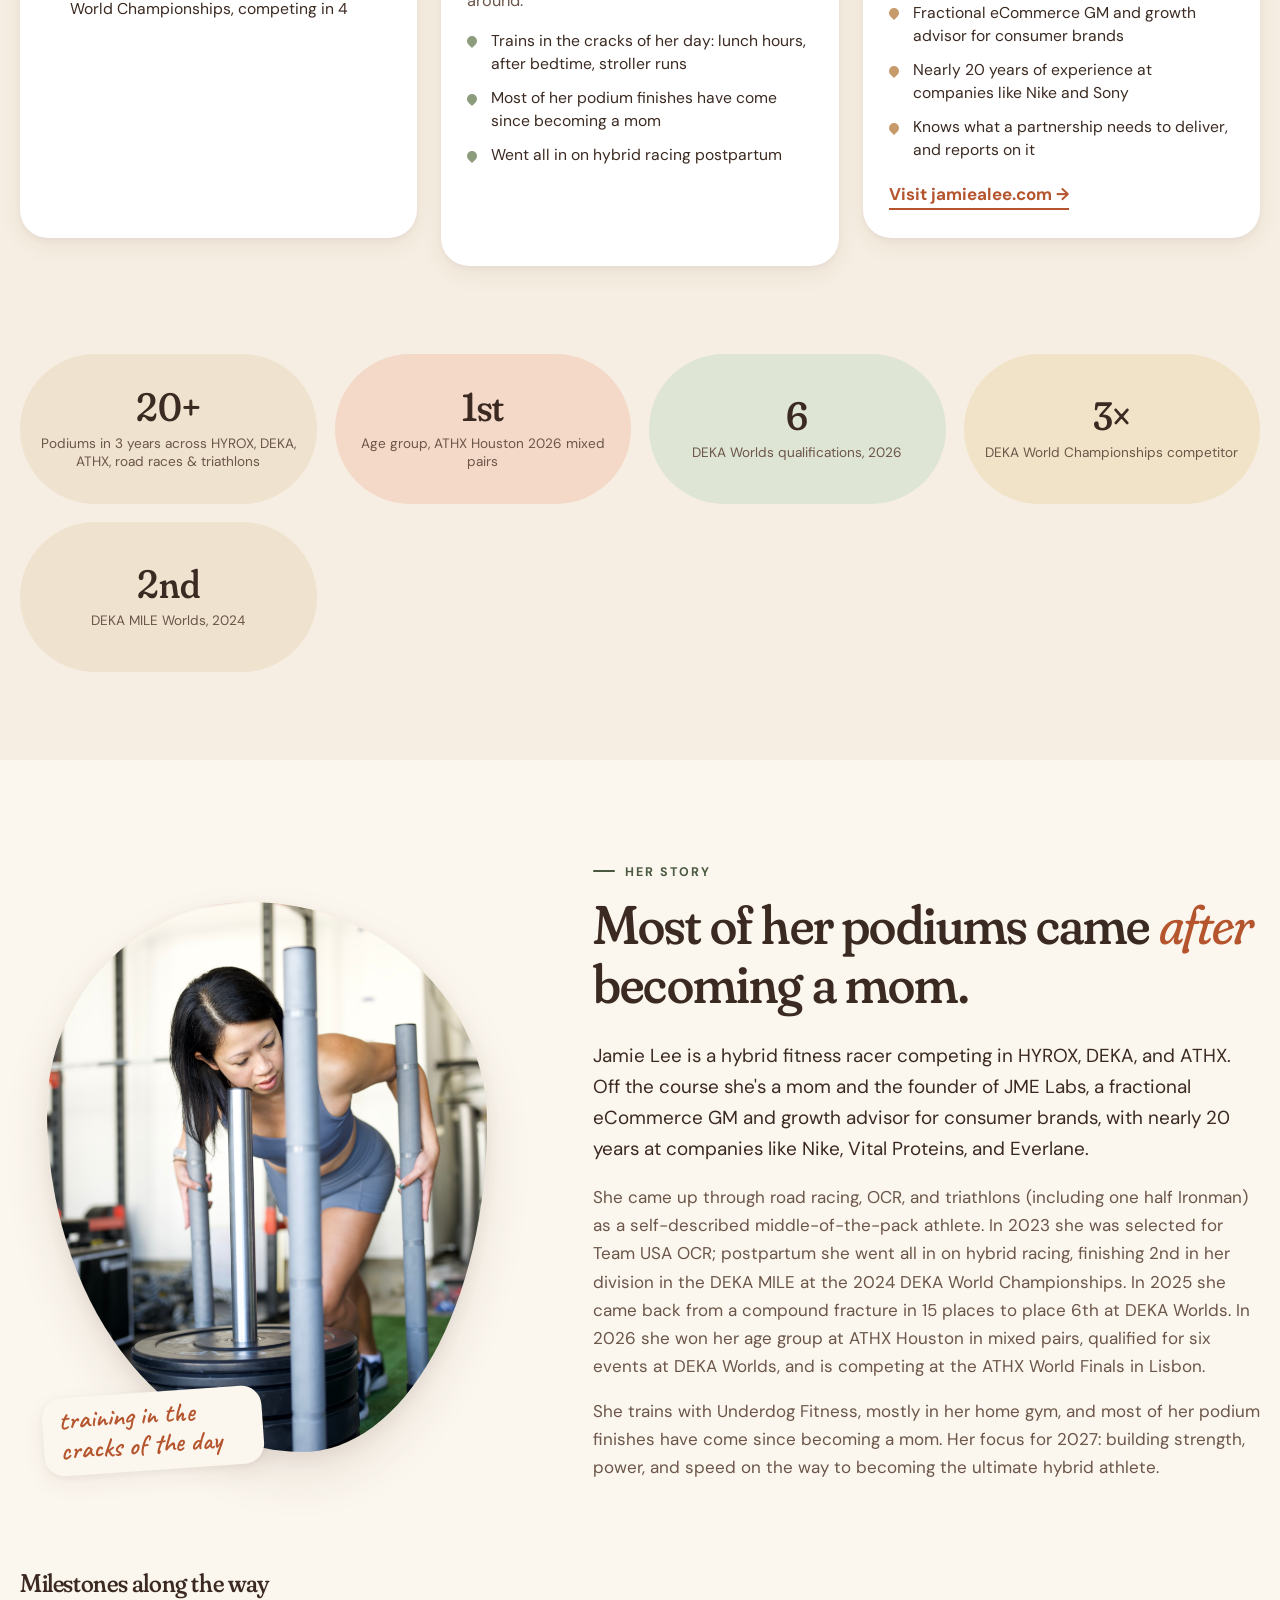
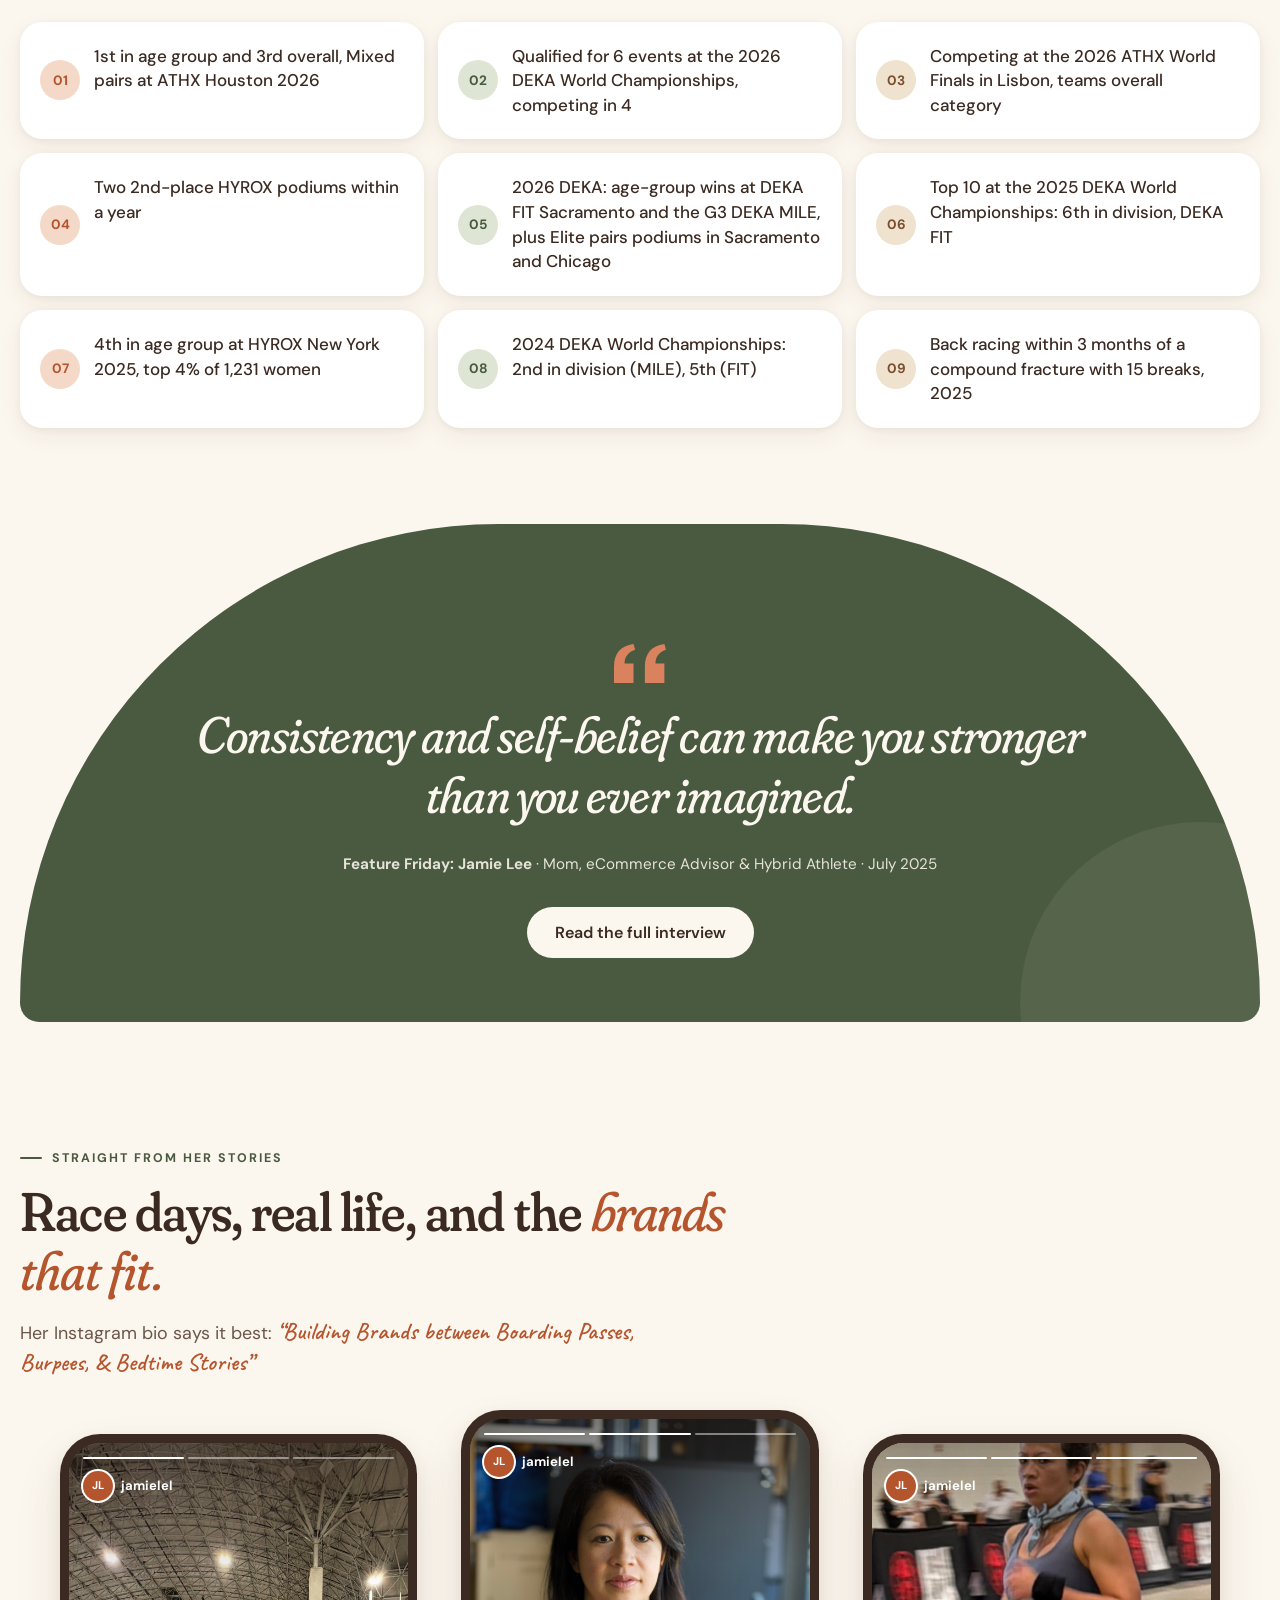
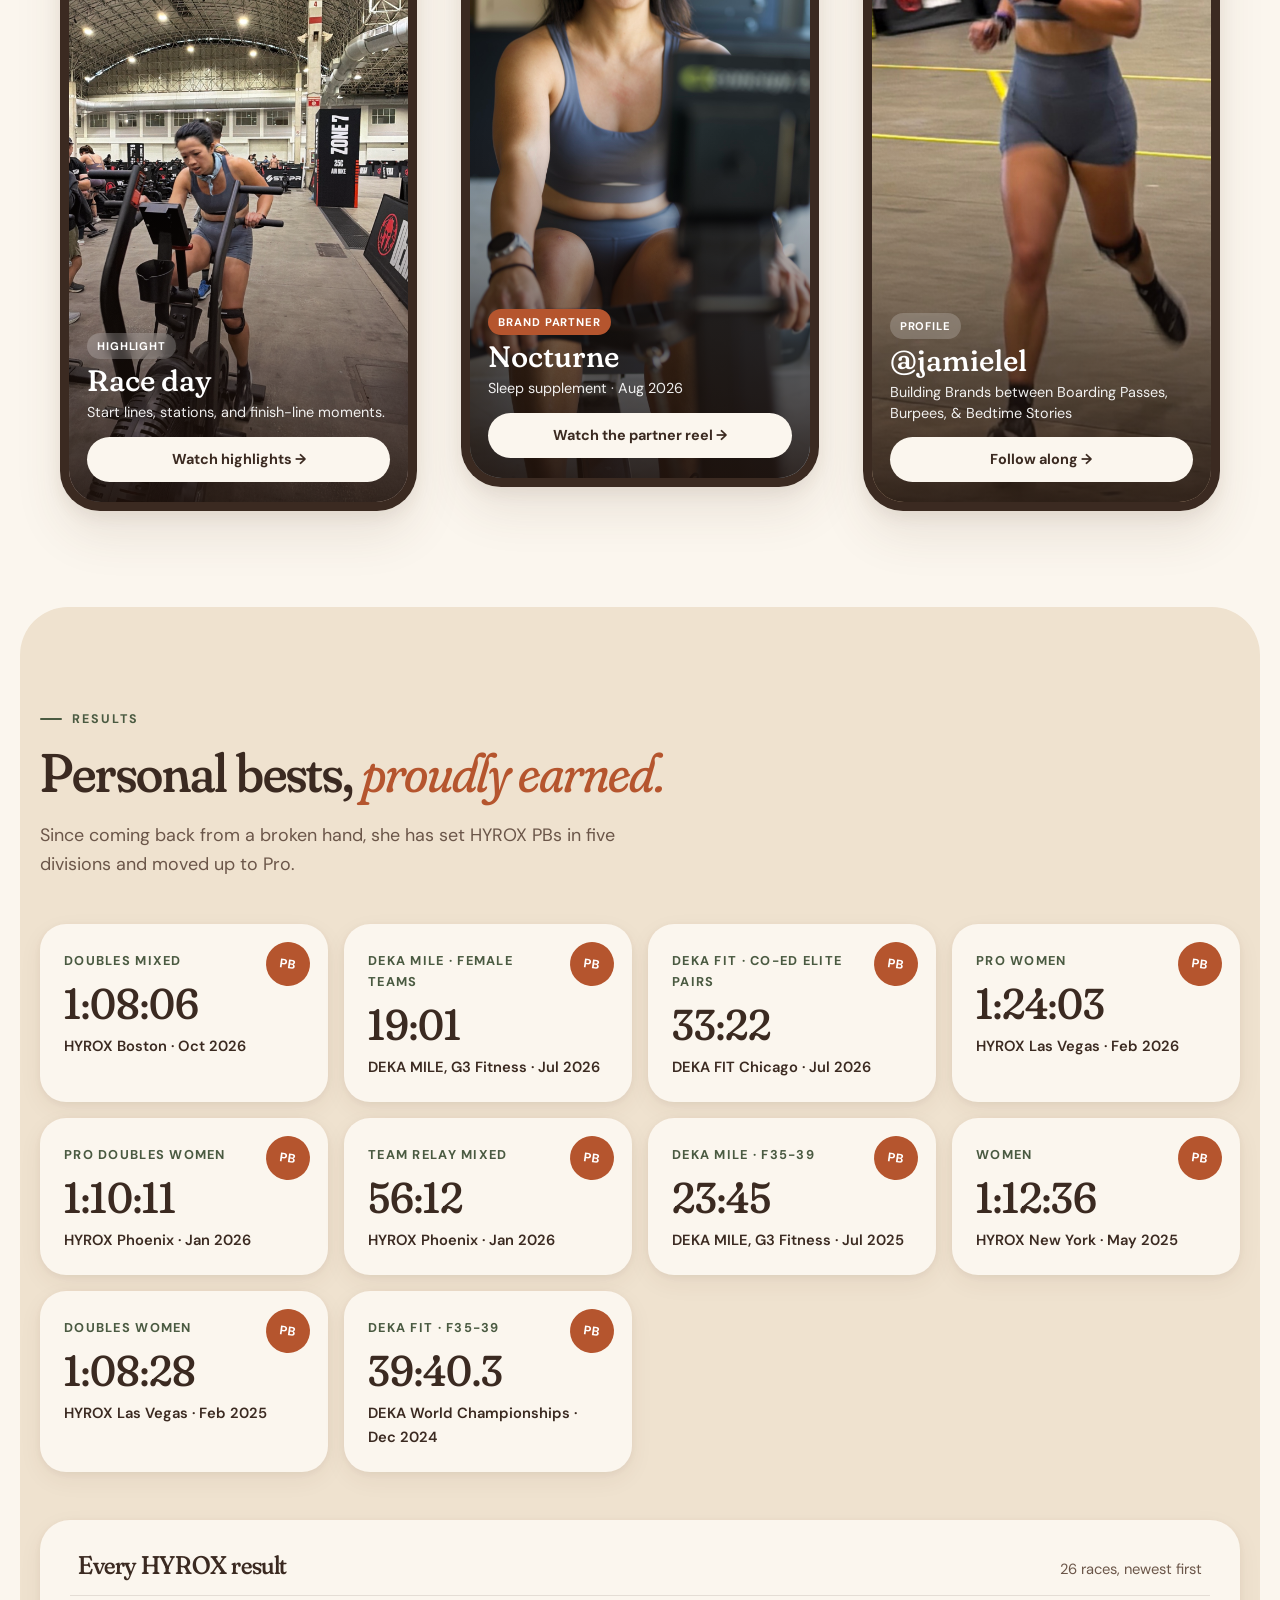
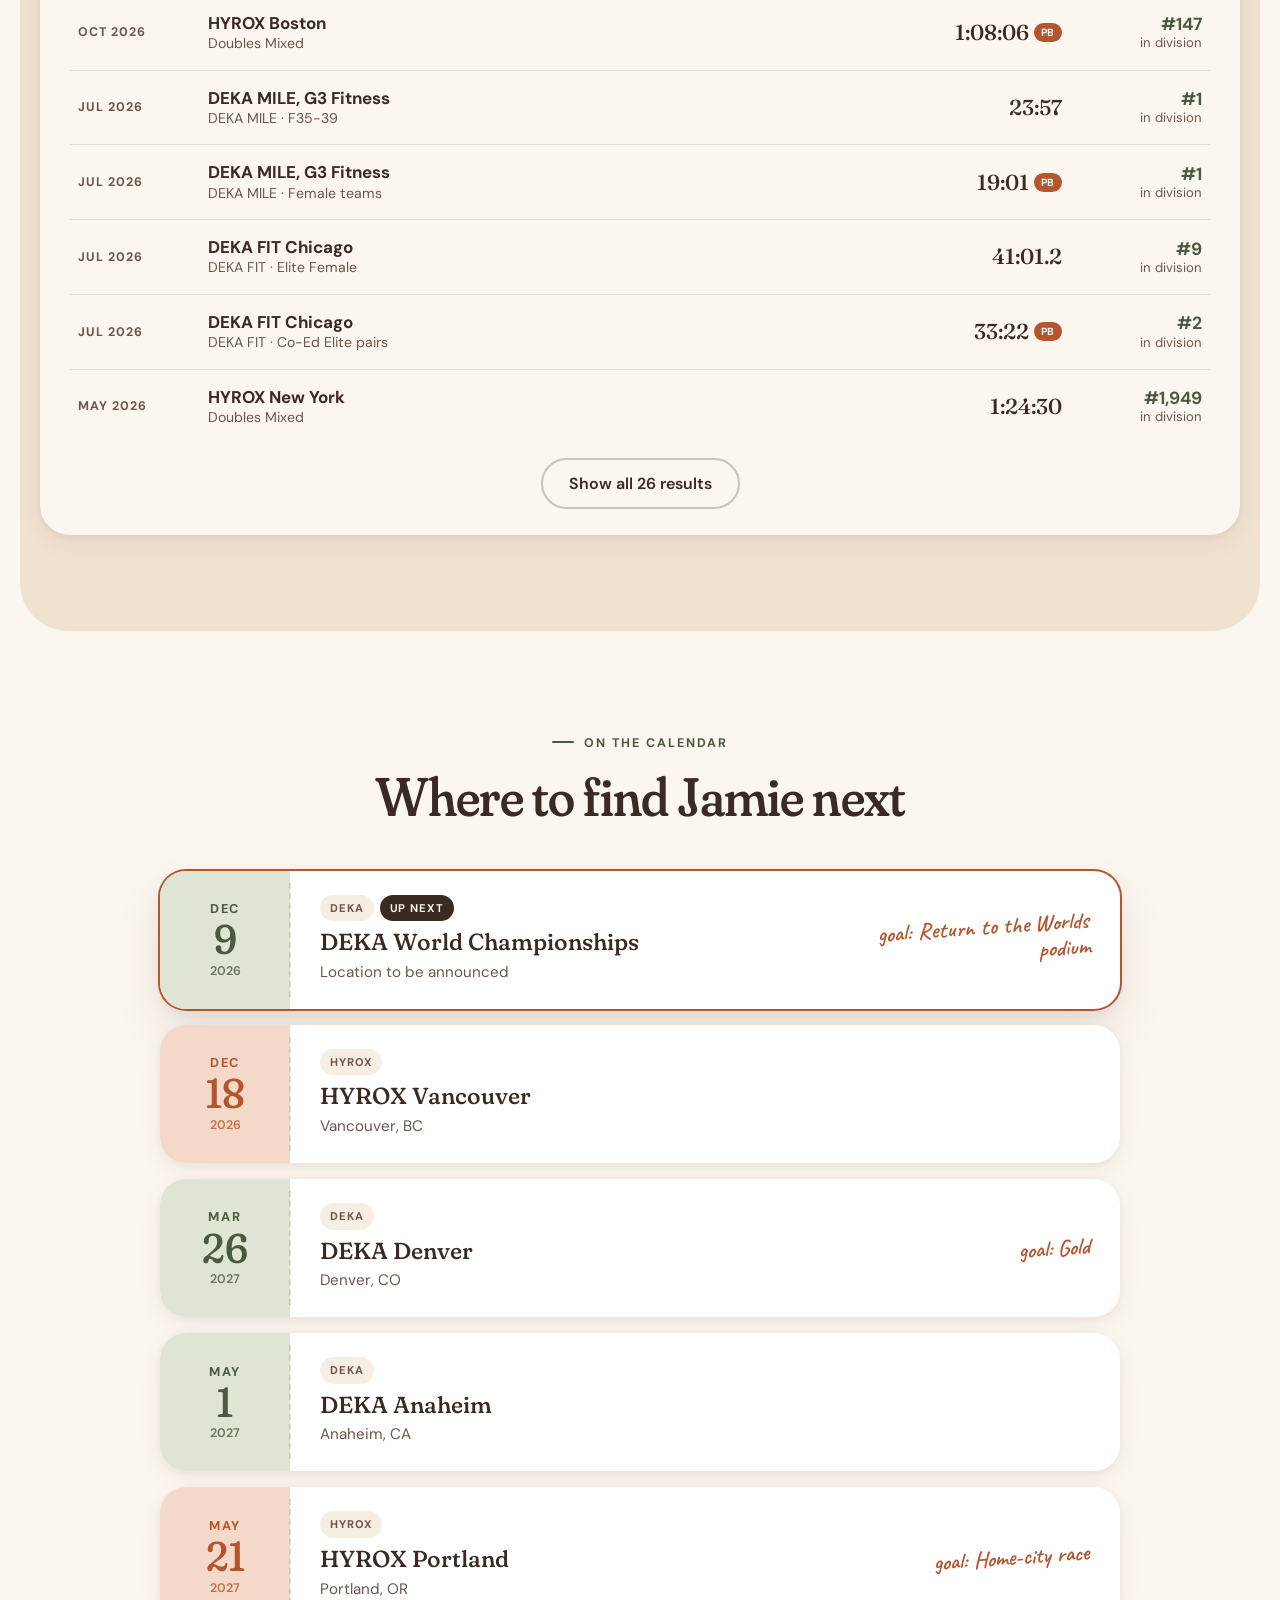
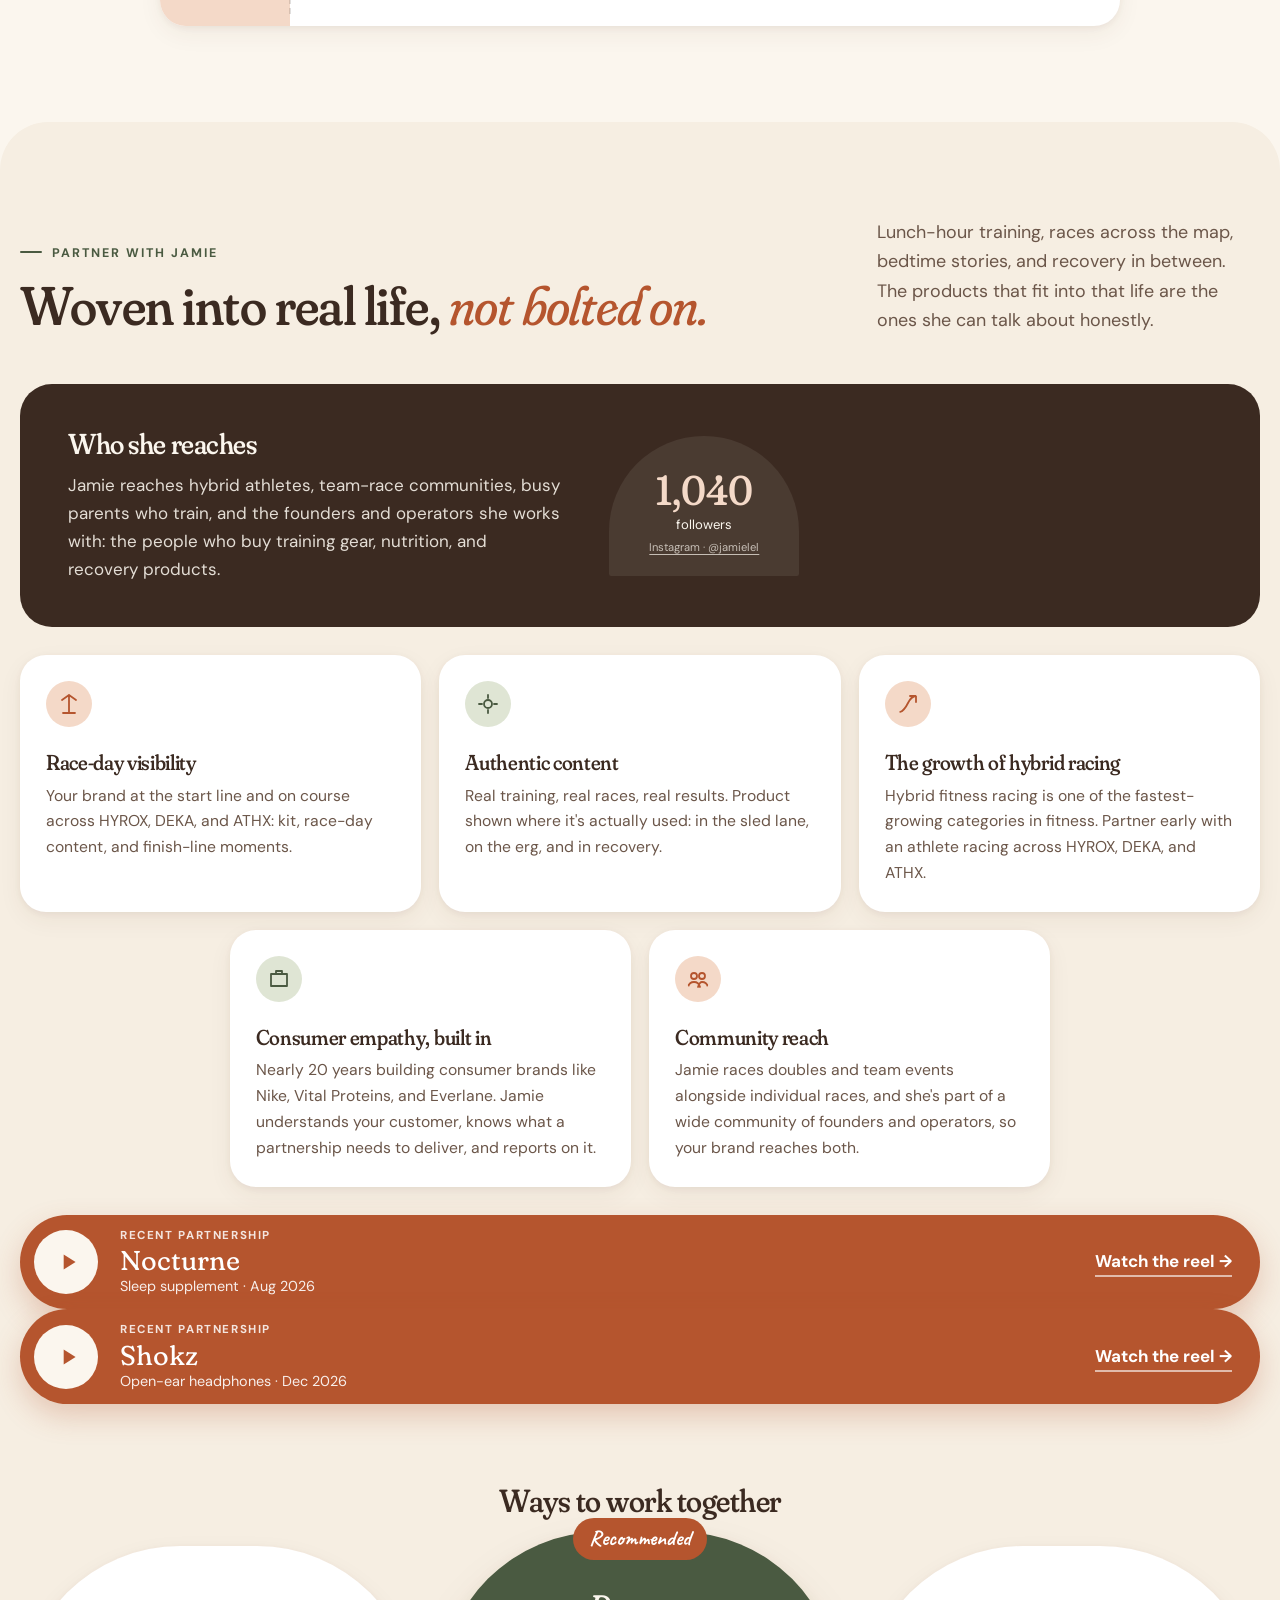
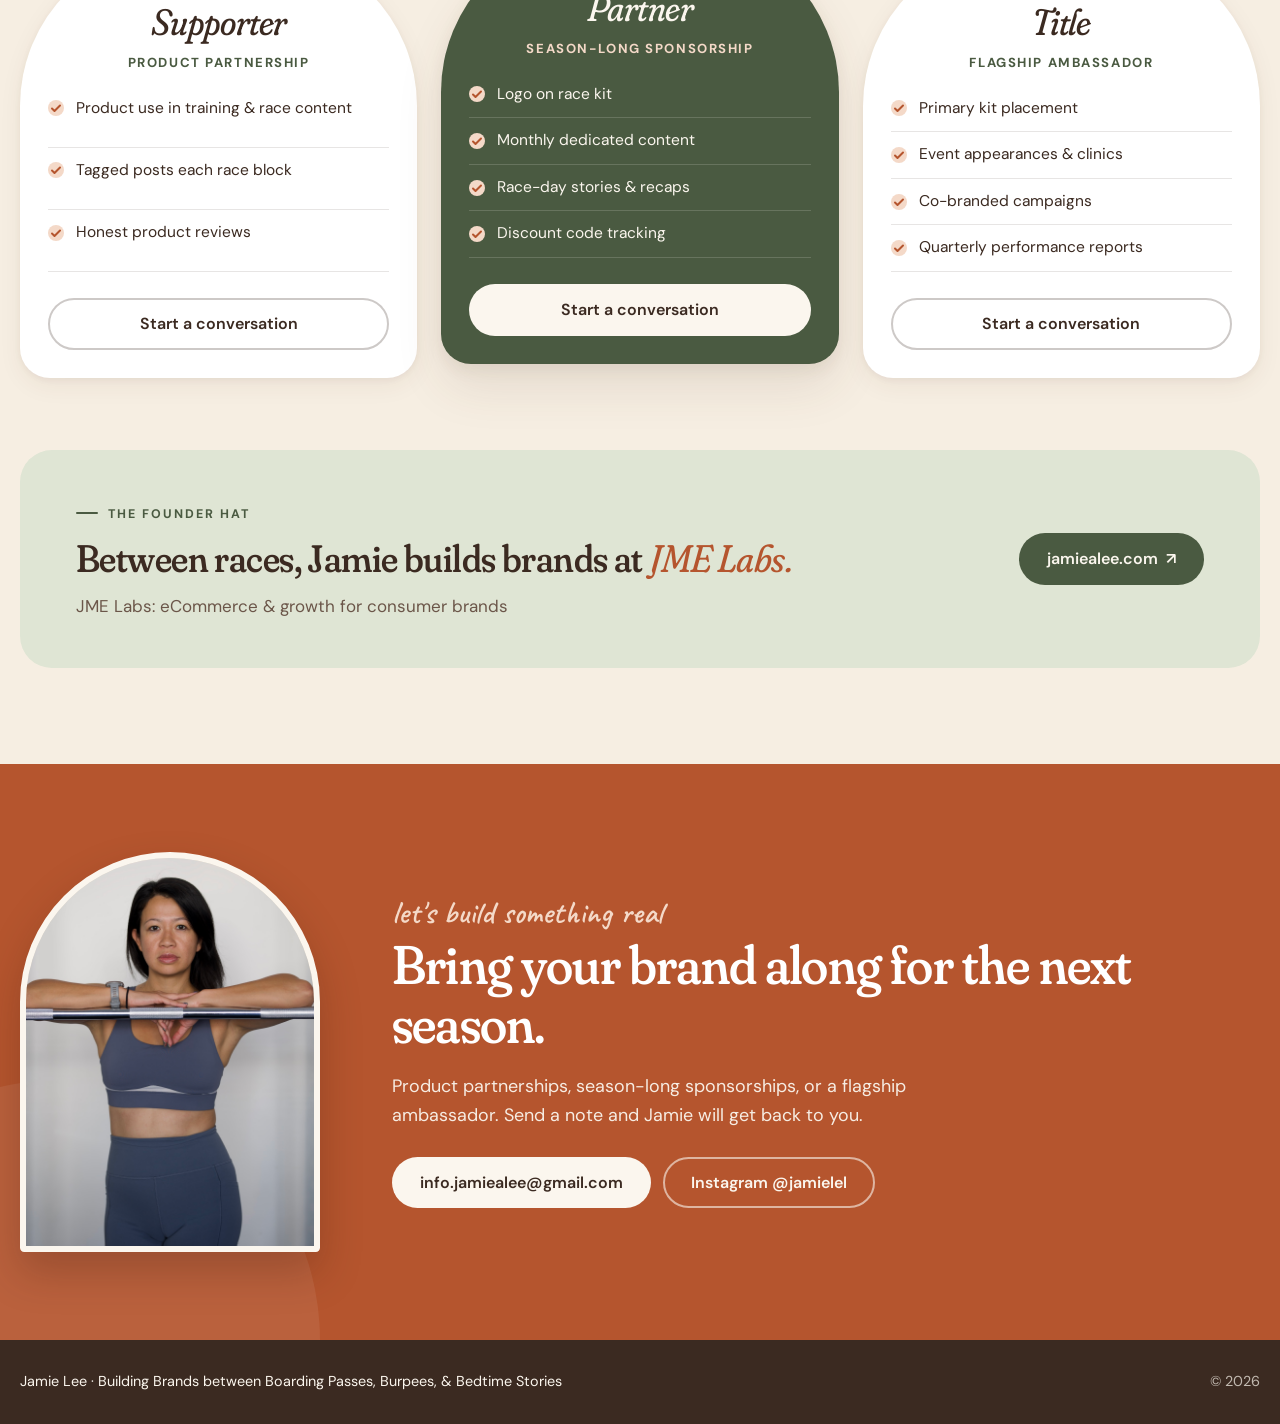
<file: v5/index.html>
<!doctype html>
<html lang="en">
<head>
  <meta charset="utf-8" />
  <meta name="robots" content="noindex, nofollow" />
  <meta name="viewport" content="width=device-width, initial-scale=1" />
  <title>Jamie Lee | Athlete, Mom, Founder</title>
  <meta name="description" content="Sponsorship profile for hybrid-racing athlete Jamie Lee: HYROX, Spartan DEKA, and OCR." />
  <link rel="preconnect" href="https://fonts.googleapis.com" />
  <link rel="preconnect" href="https://fonts.gstatic.com" crossorigin />
  <link href="https://fonts.googleapis.com/css2?family=Caveat:wght@500;700&family=DM+Sans:ital,opsz,wght@0,9..40,400..700;1,9..40,400..700&family=Fraunces:ital,opsz,wght,SOFT@0,9..144,300..800,0..100;1,9..144,300..800,0..100&display=swap" rel="stylesheet" />
  <link rel="stylesheet" href="styles.css" />
</head>
<body>
  <a class="skip" href="#main">Skip to content</a>

  <div class="draft-banner" id="draft-banner" hidden>Sample data: some details on this page are placeholders.</div>

  <header class="nav" id="top">
    <div class="wrap nav__inner">
      <a class="nav__brand" href="#top"><span class="nav__dot" aria-hidden="true"></span><span id="nav-name">Jamie Lee</span></a>
      <nav aria-label="Sections">
        <ul class="nav__links">
          <li><a href="#story">Story</a></li>
          <li><a href="#results">Results</a></li>
          <li><a href="#next">Races</a></li>
          <li><a href="#partner">Partner</a></li>
        </ul>
      </nav>
      <a class="btn btn--small btn--clay" href="#contact">Let's talk</a>
    </div>
  </header>

  <main id="main">
    <!-- HERO -->
    <section class="hero" aria-labelledby="hero-title">
      <div class="wrap hero__grid">
        <div class="hero__copy">
          <p class="hand hero__hello">hi, I'm <span id="hero-first">Jamie</span> <svg class="squiggle" viewBox="0 0 60 20" aria-hidden="true"><path d="M2 14c8-10 14 4 22-4s14 6 22-2 10 2 12 0" fill="none" stroke="currentColor" stroke-width="2.5" stroke-linecap="round"/></svg></p>
          <h1 class="hero__title" id="hero-title"></h1>
          <p class="hero__tagline" id="hero-tagline"></p>
          <ul class="chips" id="hero-chips"></ul>
          <div class="hero__ctas">
            <a class="btn btn--clay" href="#partner">Partner with Jamie</a>
            <a class="btn btn--ghost" href="#story">Read her story</a>
          </div>
        </div>
        <div class="hero__media">
          <div class="blob blob--hero" aria-hidden="true"></div>
          <figure class="arch arch--hero" id="hero-media"></figure>
          <a class="story-mini" id="hero-story" target="_blank" rel="noopener">
            <span class="story-mini__bars" aria-hidden="true"><i></i><i></i><i></i></span>
            <span class="story-mini__img" id="hero-story-img"></span>
            <span class="story-mini__label">Race-day highlights&nbsp;<span aria-hidden="true">&rarr;</span></span>
          </a>
          <p class="sticker" id="hero-sticker"></p>
        </div>
      </div>
    </section>

    <!-- THREE IDENTITIES -->
    <section class="hats" aria-labelledby="hats-title">
      <div class="wrap">
        <div class="section-head section-head--center">
          <p class="eyebrow">One life, three hats</p>
          <h2 id="hats-title">Athlete. Mom. Founder.<br /><em>All at once.</em></h2>
        </div>
        <div class="hats__tabs" role="tablist" aria-label="Jamie's three identities" id="hats-tabs"></div>
        <div class="hats__cards" id="hats-cards"></div>
      </div>
    </section>

    <!-- STATS -->
    <section class="stats-band" aria-label="Headline numbers">
      <div class="wrap">
        <ul class="stats" id="stats"></ul>
      </div>
    </section>

    <!-- STORY -->
    <section class="story" id="story" aria-labelledby="story-title">
      <div class="wrap story__grid">
        <div class="story__media">
          <figure class="blobframe" id="story-portrait"></figure>
          <p class="hand story__note">training in the cracks of the day</p>
        </div>
        <div class="story__copy">
          <p class="eyebrow">Her story</p>
          <h2 id="story-title">Most of her podiums came <em>after</em> becoming a mom.</h2>
          <div class="story__bio" id="bio"></div>
        </div>
      </div>
      <div class="wrap">
        <h3 class="milestones__title">Milestones along the way</h3>
        <ol class="milestones" id="highlights"></ol>
      </div>
    </section>

    <!-- QUOTE -->
    <section class="quote" aria-labelledby="quote-title">
      <div class="wrap quote__inner">
        <h2 class="visually-hidden" id="quote-title">In her words</h2>
        <svg class="quote__mark" viewBox="0 0 64 48" aria-hidden="true"><path d="M0 48V28C0 12 8 2 24 0l2 7C17 10 13 16 13 24h11v24H0zm38 0V28c0-16 8-26 24-28l2 7c-9 3-13 9-13 17h11v24H38z" fill="currentColor"/></svg>
        <blockquote class="quote__text" id="quote-text"></blockquote>
        <p class="quote__src" id="quote-src"></p>
        <a class="btn btn--cream" id="quote-link" target="_blank" rel="noopener">Read the full interview</a>
      </div>
    </section>

    <!-- STORIES / INSTAGRAM -->
    <section class="ig" id="follow" aria-labelledby="ig-title">
      <div class="wrap">
        <div class="section-head">
          <p class="eyebrow">Straight from her stories</p>
          <h2 id="ig-title">Race days, real life, and the <em>brands that fit.</em></h2>
          <p class="section-head__lede" id="ig-bio"></p>
        </div>
        <div class="phones" id="phones"></div>
      </div>
    </section>

    <!-- RESULTS -->
    <section class="results" id="results" aria-labelledby="results-title">
      <div class="wrap">
        <div class="section-head">
          <p class="eyebrow">Results</p>
          <h2 id="results-title">Personal bests, <em>proudly earned.</em></h2>
          <p class="section-head__lede">Since coming back from a broken hand, she has set HYROX PBs in five divisions and moved up to Pro.</p>
        </div>
        <ul class="pbs" id="pbs"></ul>

        <div class="reslist">
          <div class="reslist__head">
            <h3>Every HYROX result</h3>
            <p class="muted" id="res-count"></p>
          </div>
          <ul class="reslist__items" id="results-list"></ul>
          <button class="btn btn--ghost reslist__more" id="results-more" type="button" aria-expanded="false" aria-controls="results-list">Show all results</button>
        </div>
      </div>
    </section>

    <!-- NEXT RACES -->
    <section class="next" id="next" aria-labelledby="next-title">
      <div class="wrap">
        <div class="section-head section-head--center">
          <p class="eyebrow">On the calendar</p>
          <h2 id="next-title">Where to find <span id="next-first">Jamie</span> next</h2>
        </div>
        <ul class="tickets" id="upcoming"></ul>
      </div>
    </section>

    <!-- PARTNER -->
    <section class="partner" id="partner" aria-labelledby="partner-title">
      <div class="wrap">
        <div class="partner__intro">
          <div>
            <p class="eyebrow">Partner with <span class="first">Jamie</span></p>
            <h2 id="partner-title">Woven into real life, <em>not bolted on.</em></h2>
          </div>
          <p class="section-head__lede">Lunch-hour training, races across the map, bedtime stories, and recovery in between. The products that fit into that life are the ones she can talk about honestly.</p>
        </div>

        <div class="audience">
          <div class="audience__copy">
            <h3>Who she reaches</h3>
            <p id="audience-summary"></p>
          </div>
          <ul class="audience__stats" id="audience"></ul>
        </div>

        <ul class="values" id="values"></ul>

        <div class="proof" id="proof"></div>

        <h3 class="tiers__title">Ways to work together</h3>
        <ul class="tiers" id="tiers"></ul>
      </div>
    </section>

    <!-- FOUNDER / WEBSITE -->
    <section class="founder" aria-labelledby="founder-title">
      <div class="wrap founder__inner">
        <div>
          <p class="eyebrow">The founder hat</p>
          <h2 id="founder-title" class="founder__title"></h2>
          <p id="founder-blurb"></p>
        </div>
        <a class="btn btn--sage" id="website-link" target="_blank" rel="noopener"></a>
      </div>
    </section>

    <!-- CONTACT -->
    <section class="contact" id="contact" aria-labelledby="contact-title">
      <div class="wrap contact__inner">
        <div class="arch arch--small" id="contact-photo"></div>
        <div class="contact__copy">
          <p class="hand contact__hand">let's build something real</p>
          <h2 id="contact-title">Bring your brand along for the next season.</h2>
          <p>Product partnerships, season-long sponsorships, or a flagship ambassador. Send a note and <span class="first">Jamie</span> will get back to you.</p>
          <div class="contact__ctas">
            <a class="btn btn--cream" id="contact-email"></a>
            <a class="btn btn--outline-cream" id="contact-ig" target="_blank" rel="noopener">Instagram</a>
          </div>
        </div>
      </div>
    </section>
  </main>

  <footer class="footer">
    <div class="wrap footer__inner">
      <p><span id="footer-name">Jamie Lee</span> &middot; <span id="footer-bio"></span></p>
      <p class="muted">&copy; <span id="year"></span></p>
    </div>
  </footer>

  <script src="../data/jamie-lee.js"></script>
  <script src="app.js"></script>
</body>
</html>
</file>
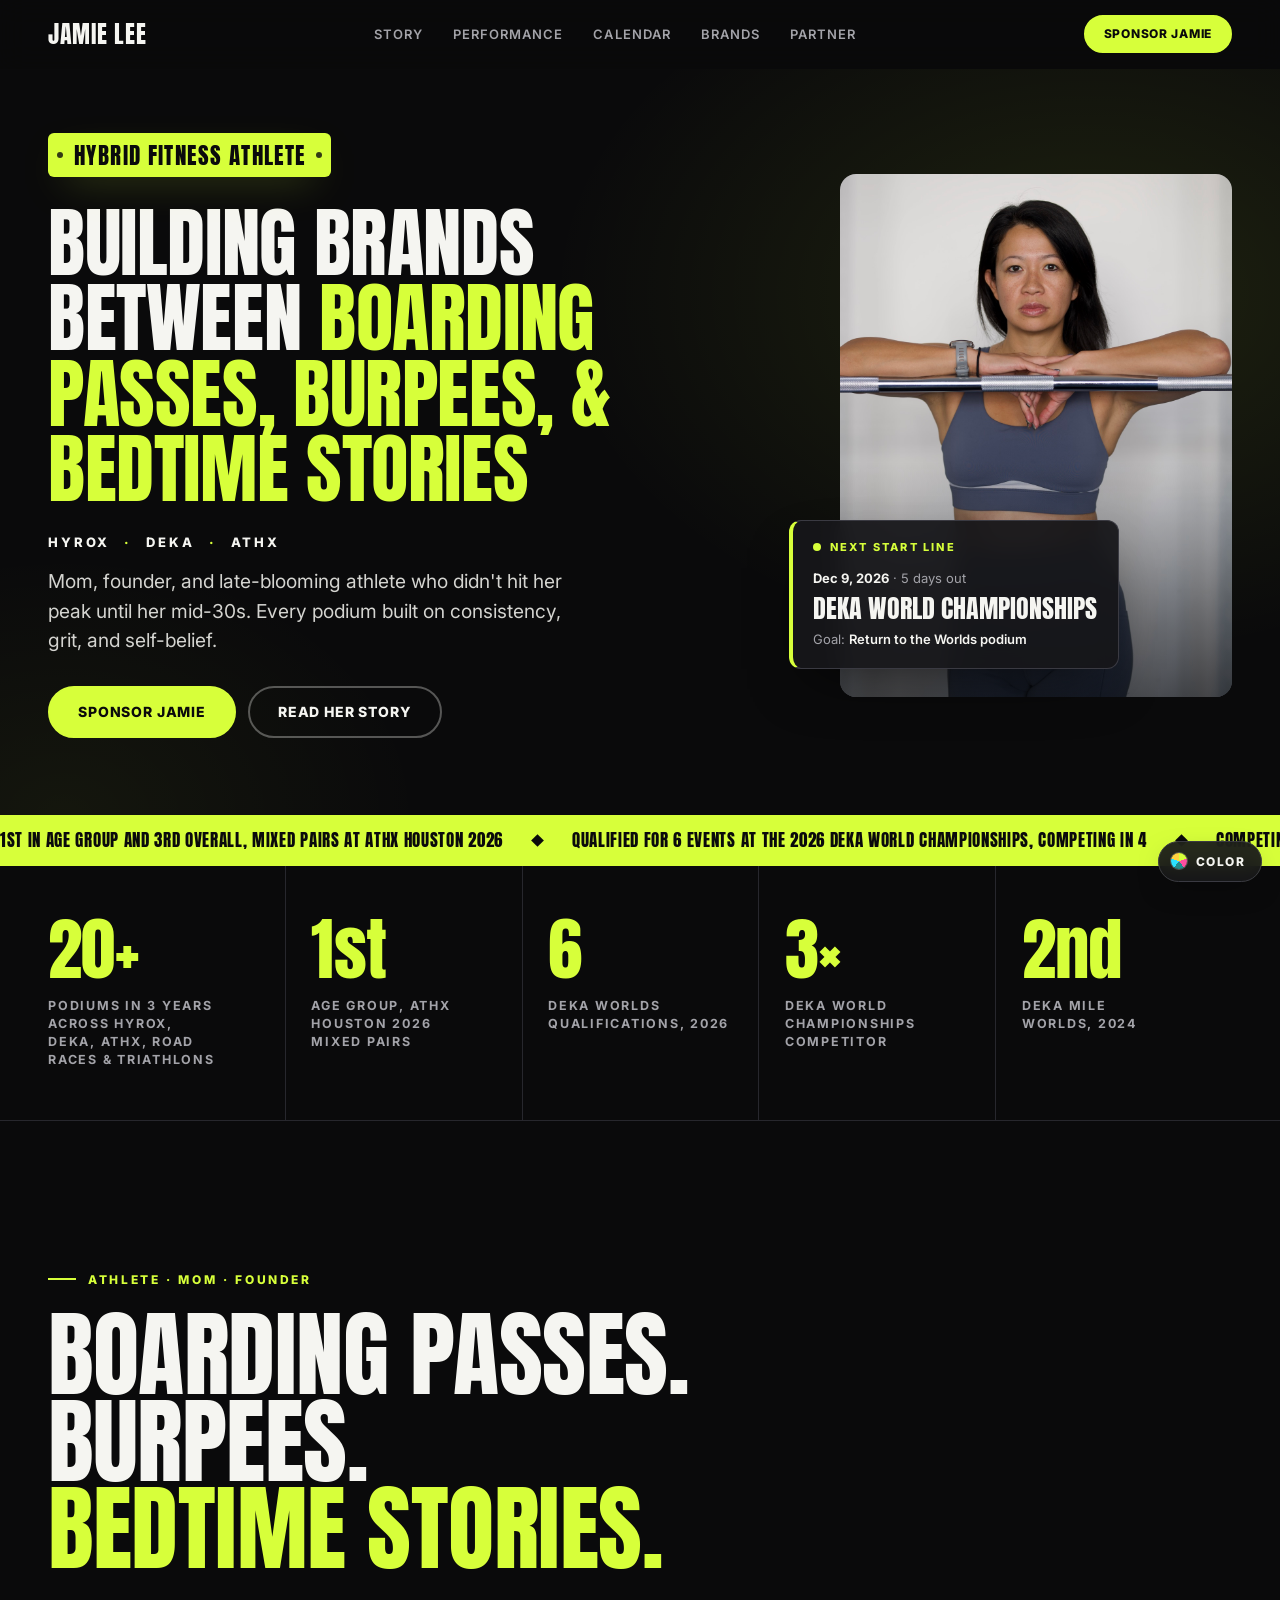
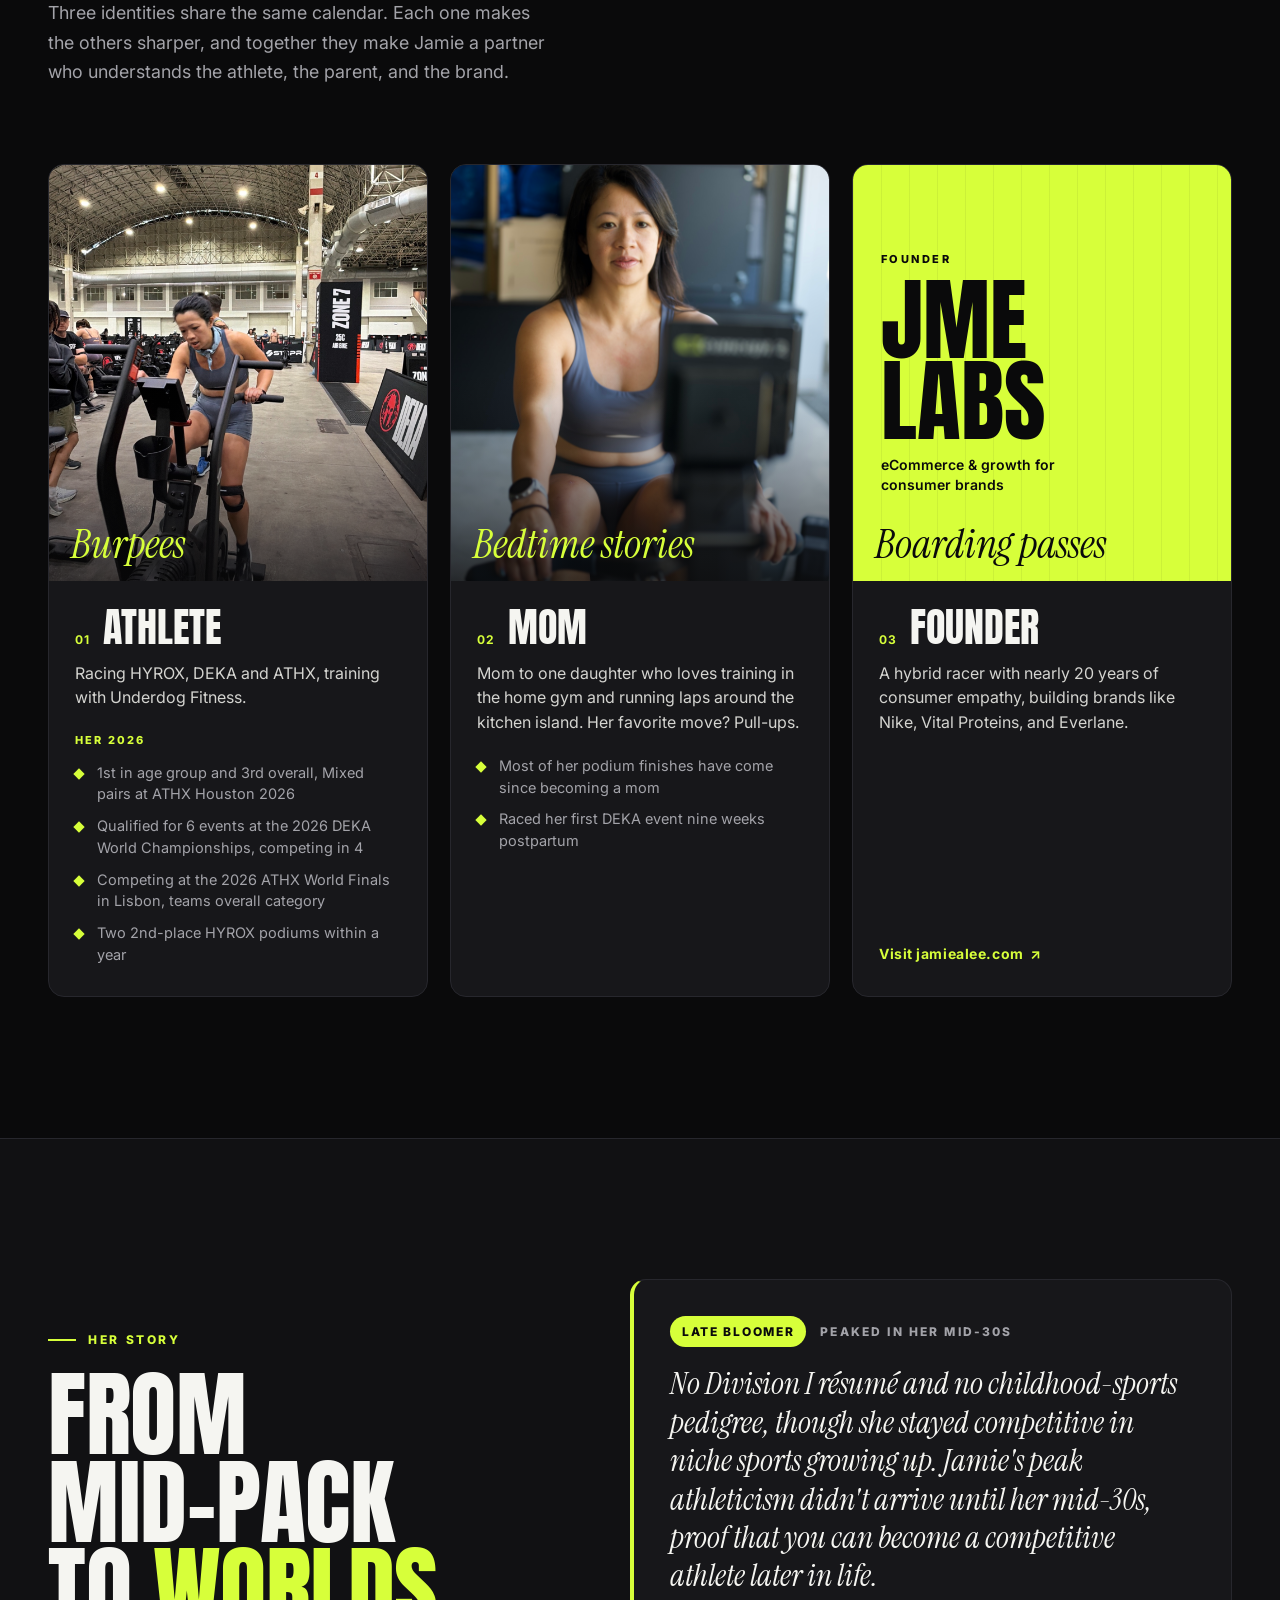
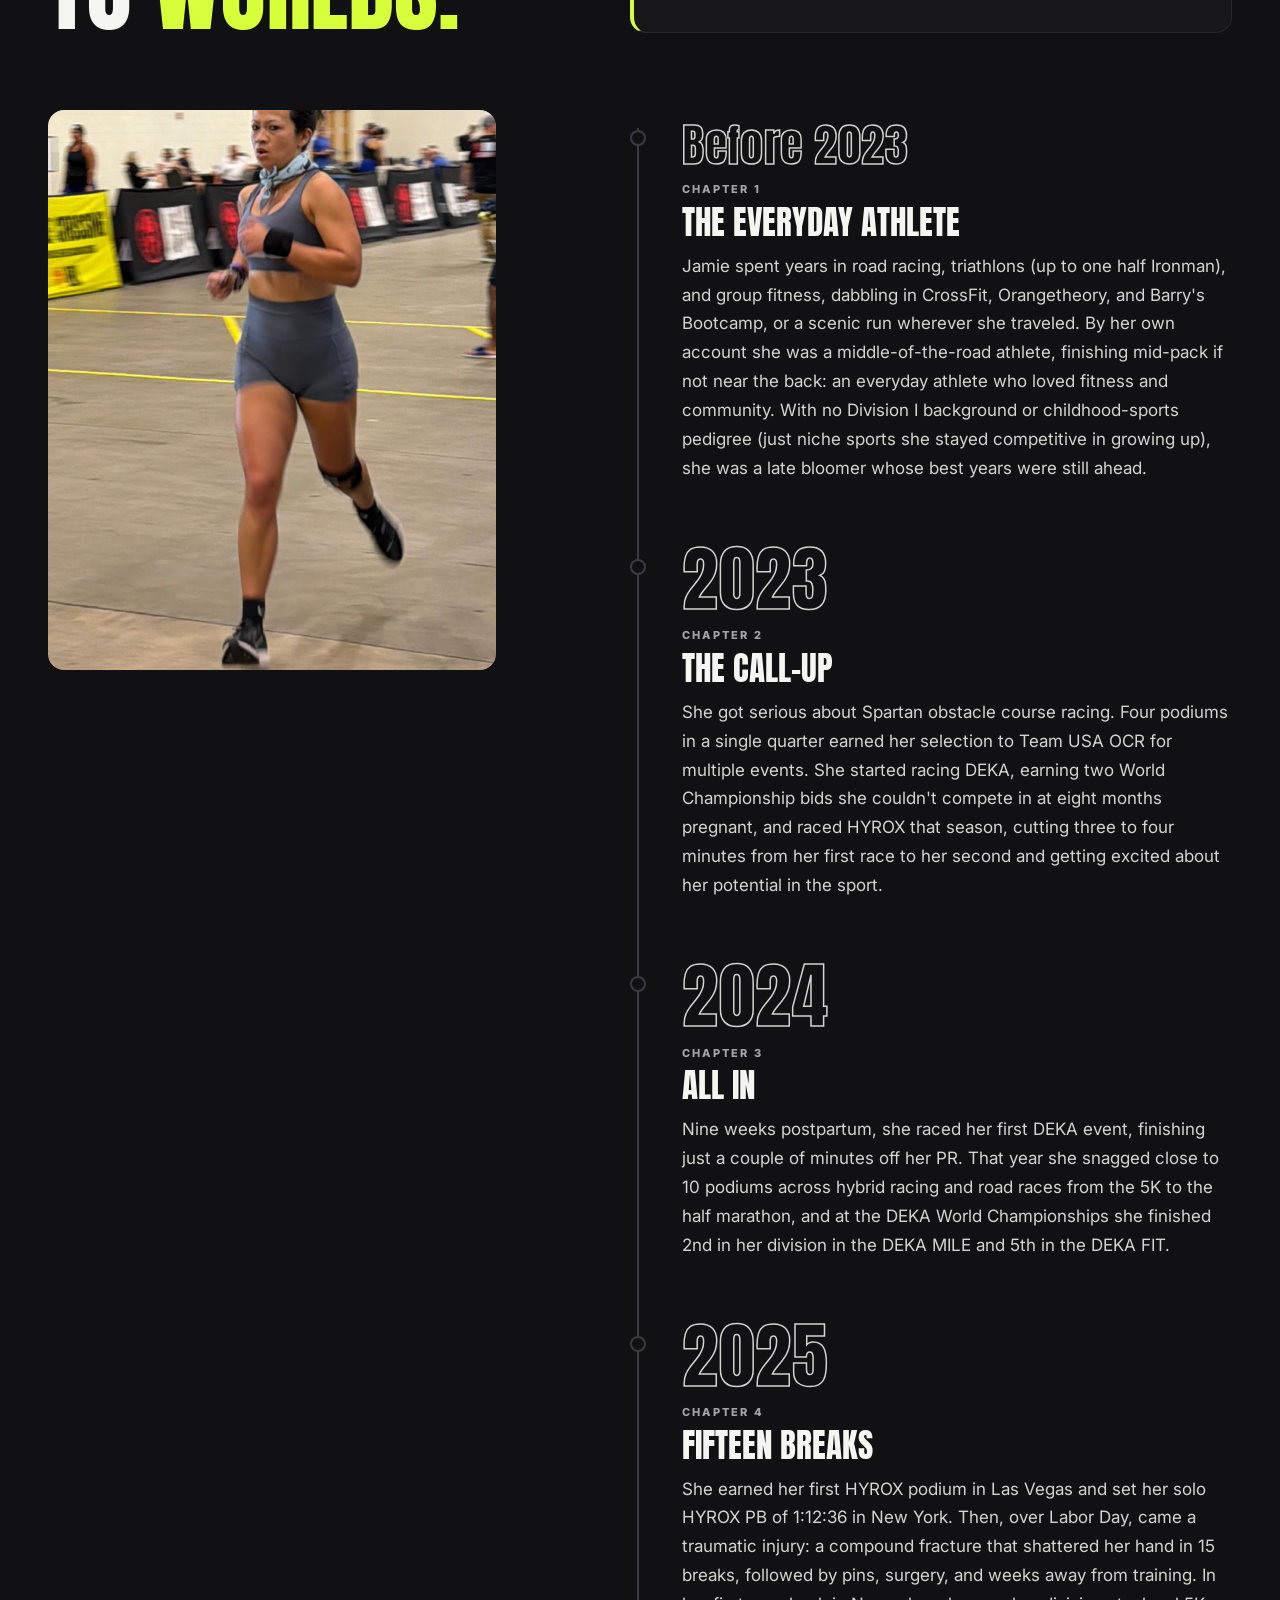
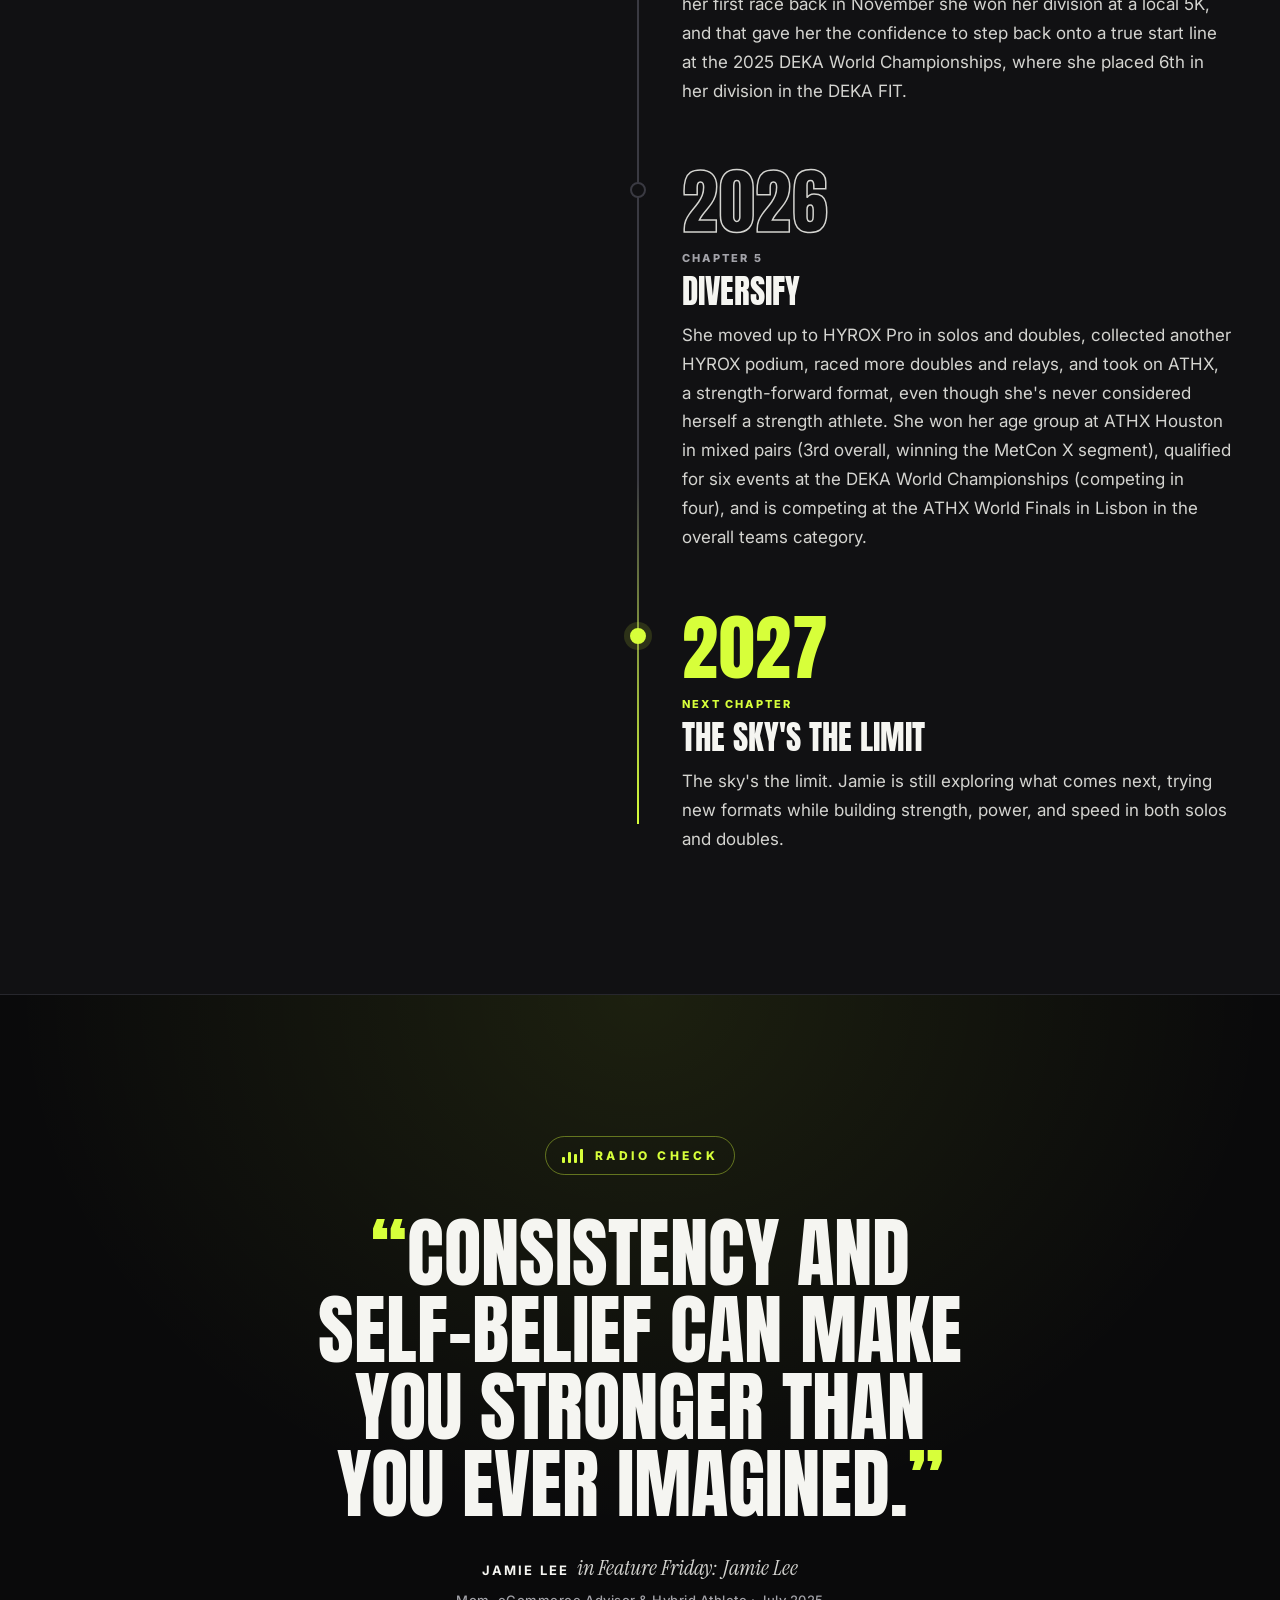
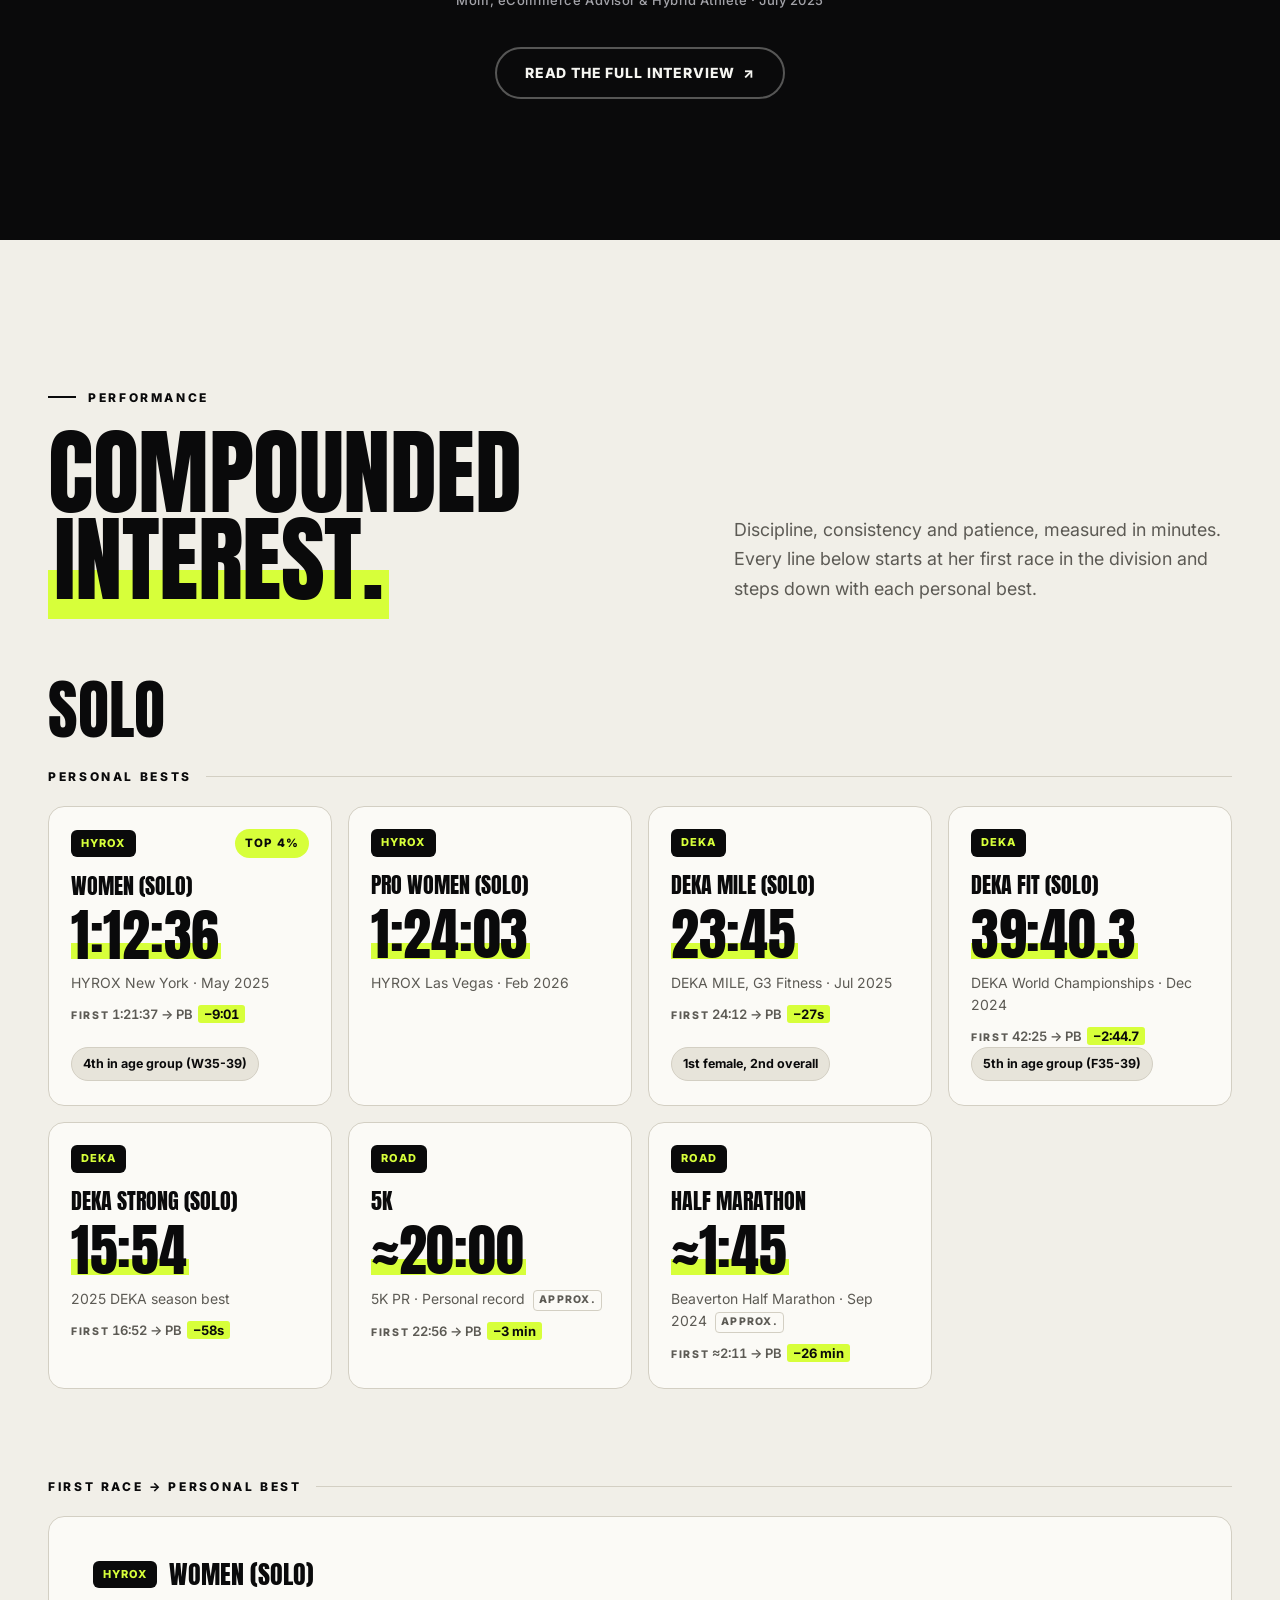
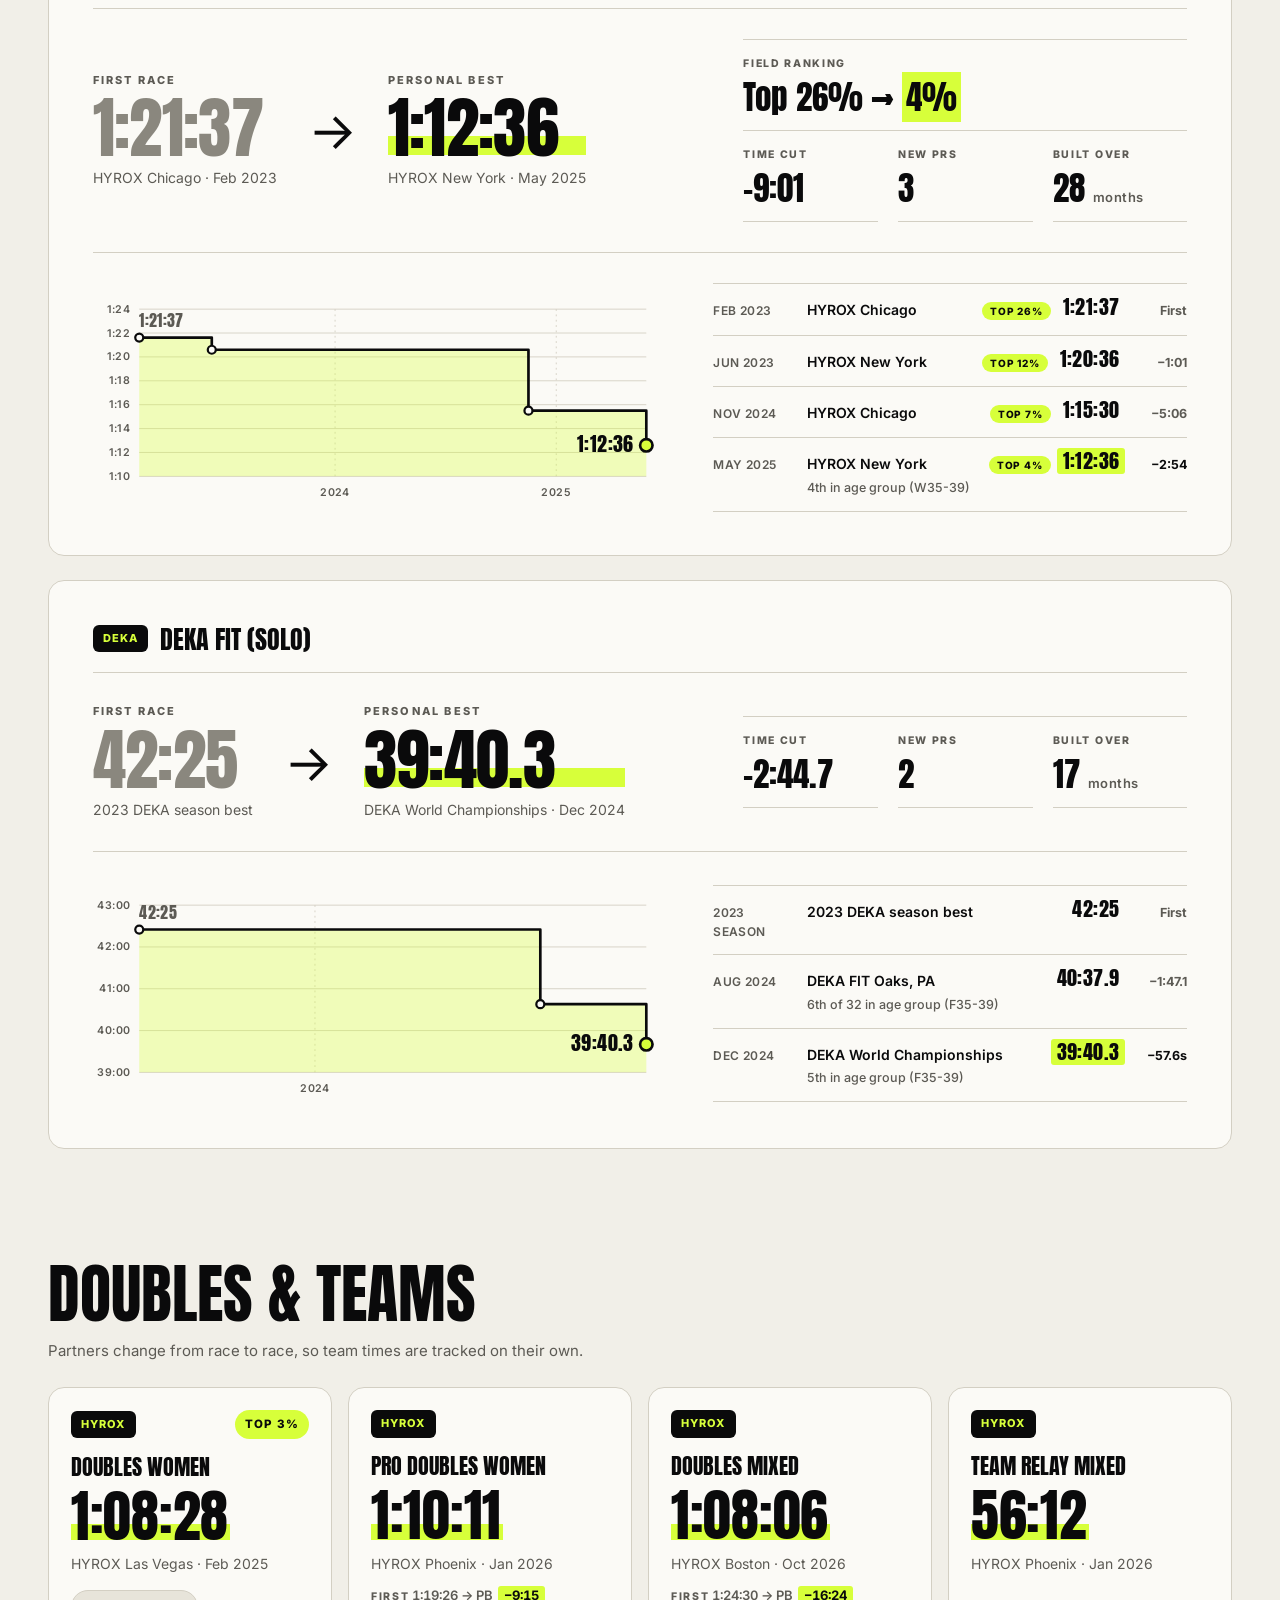
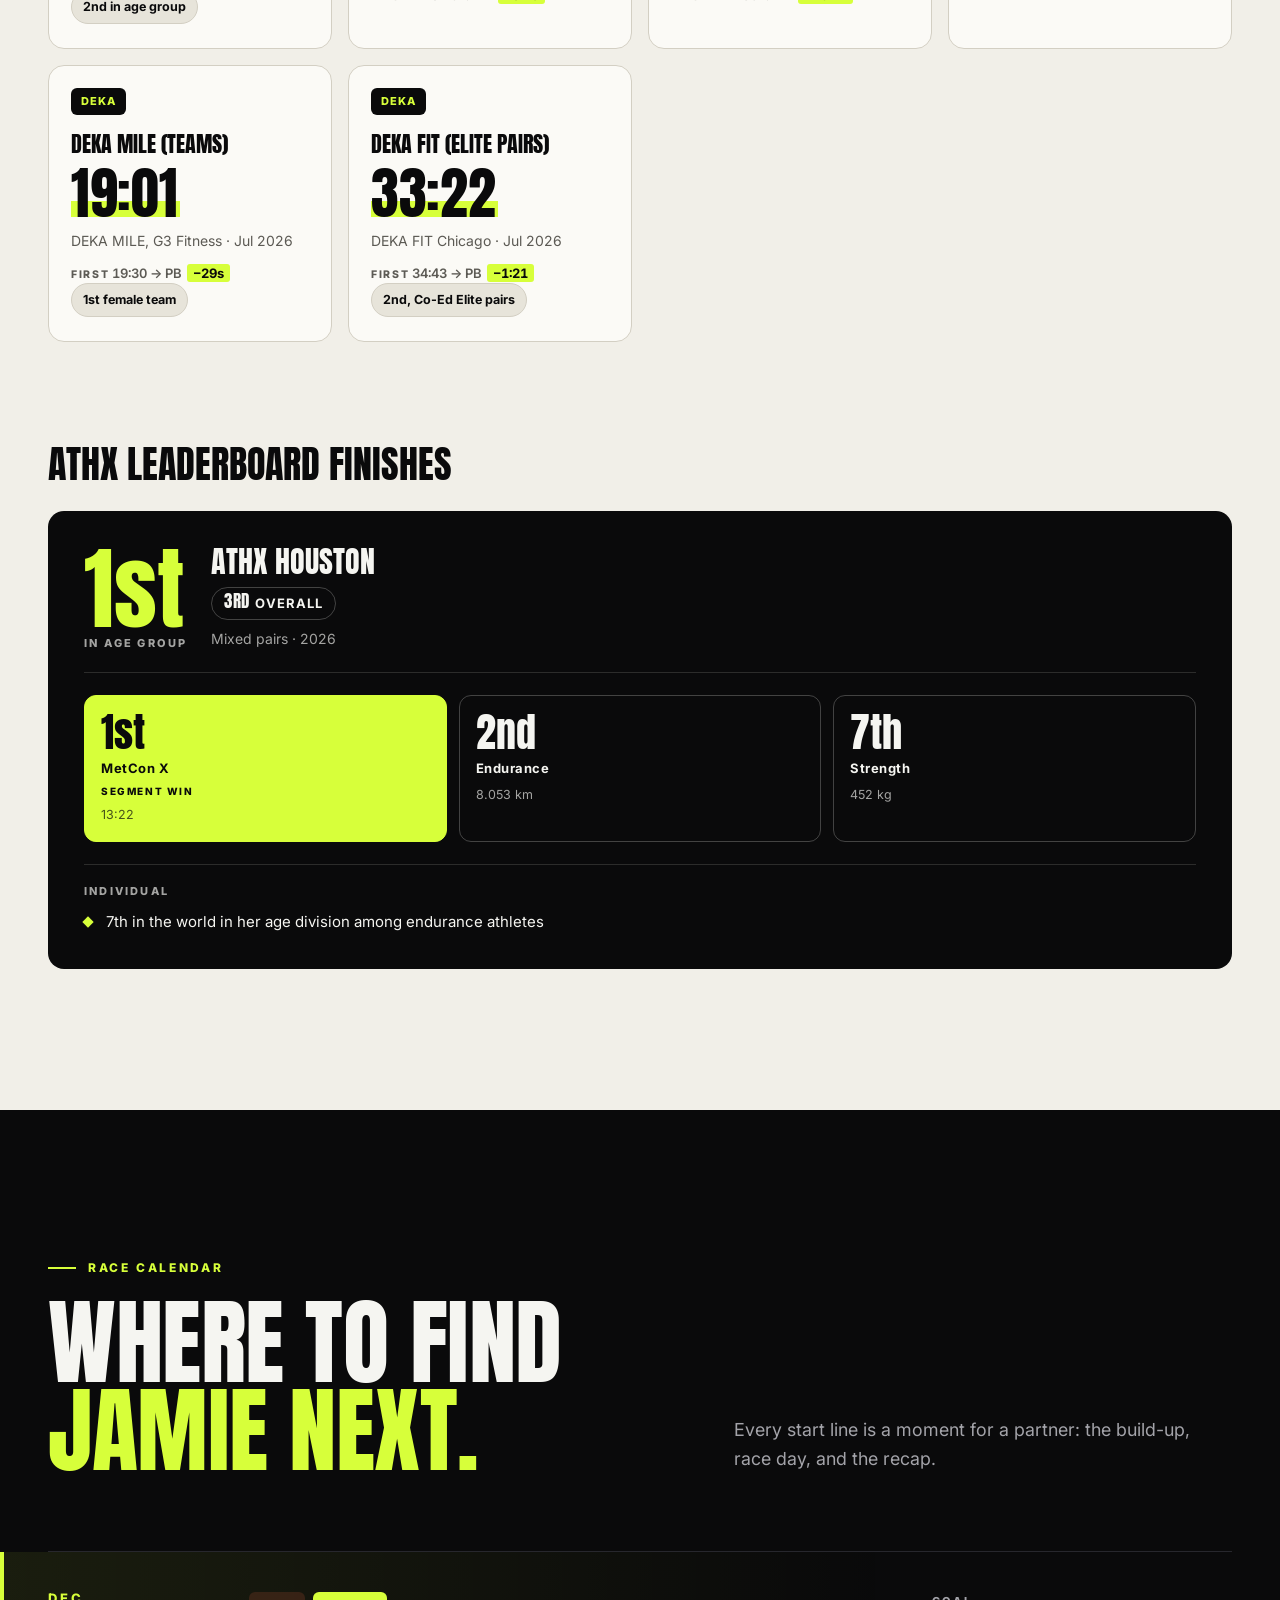
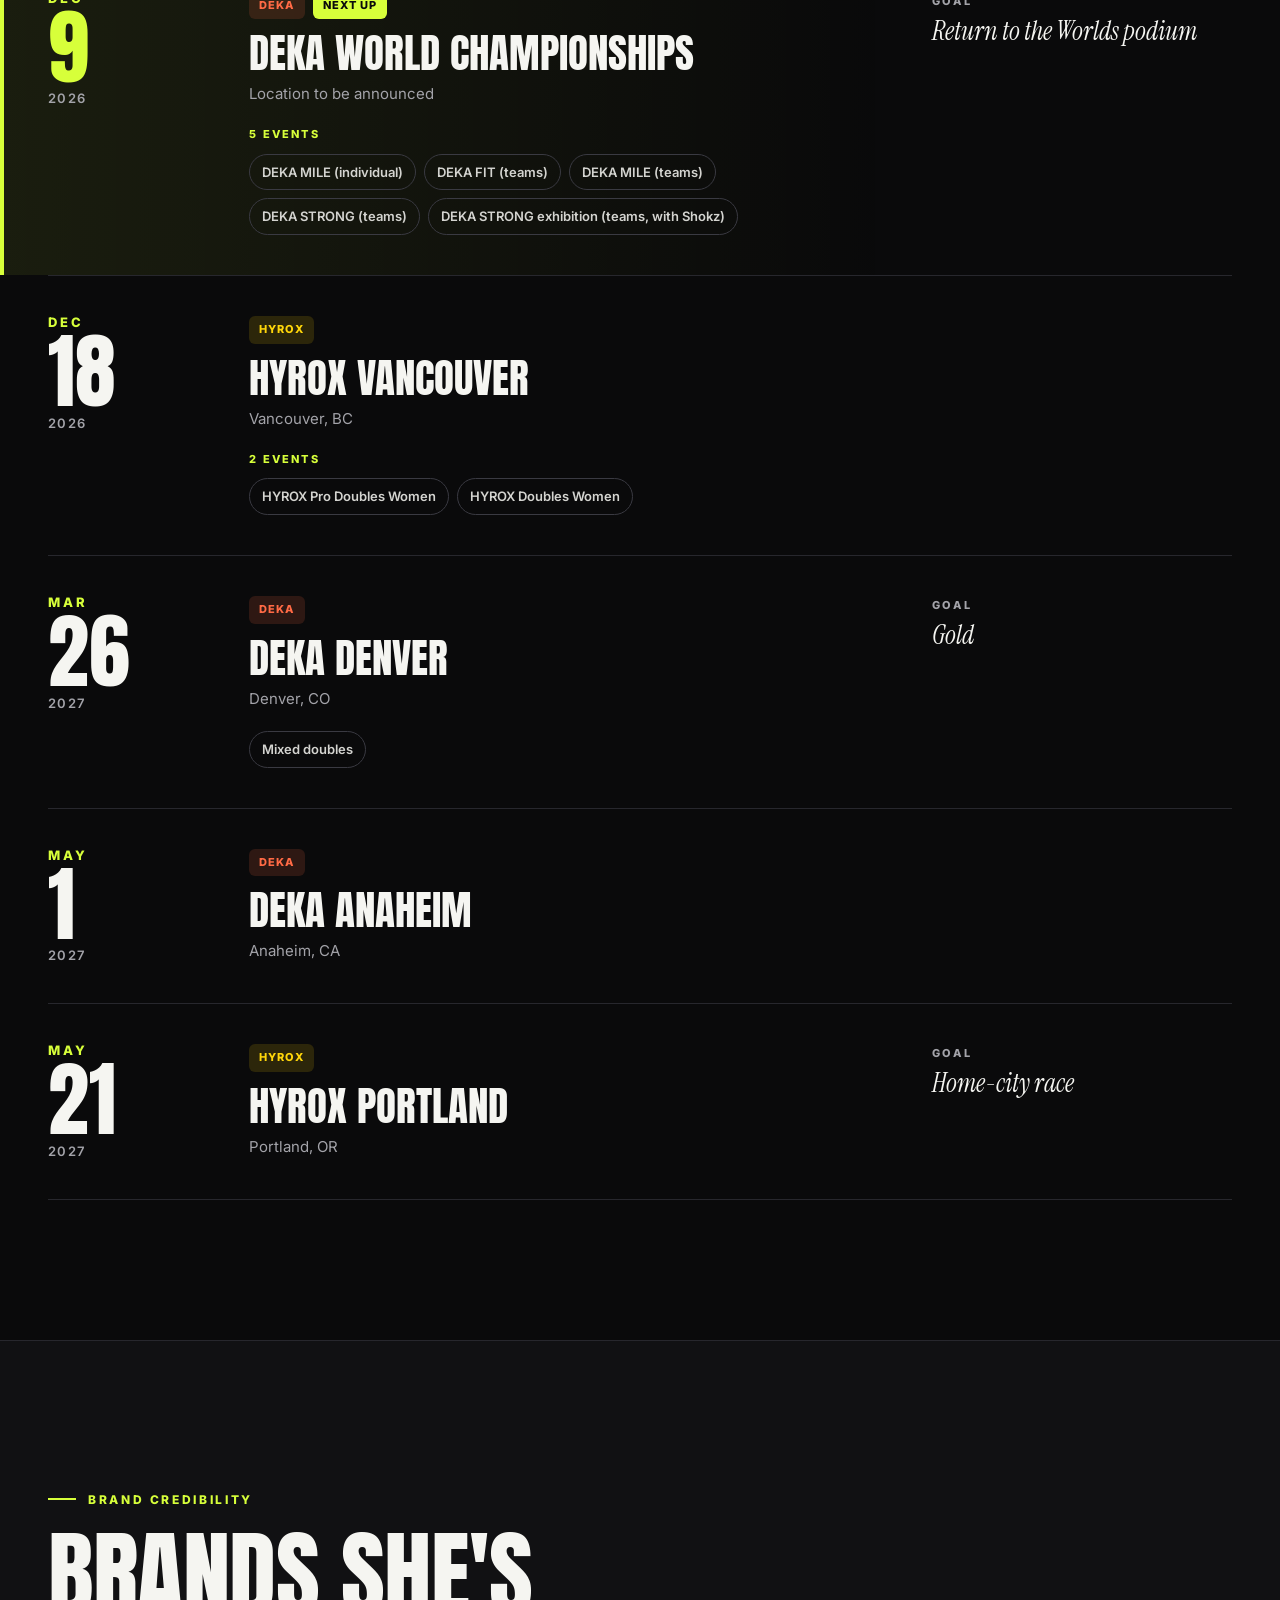
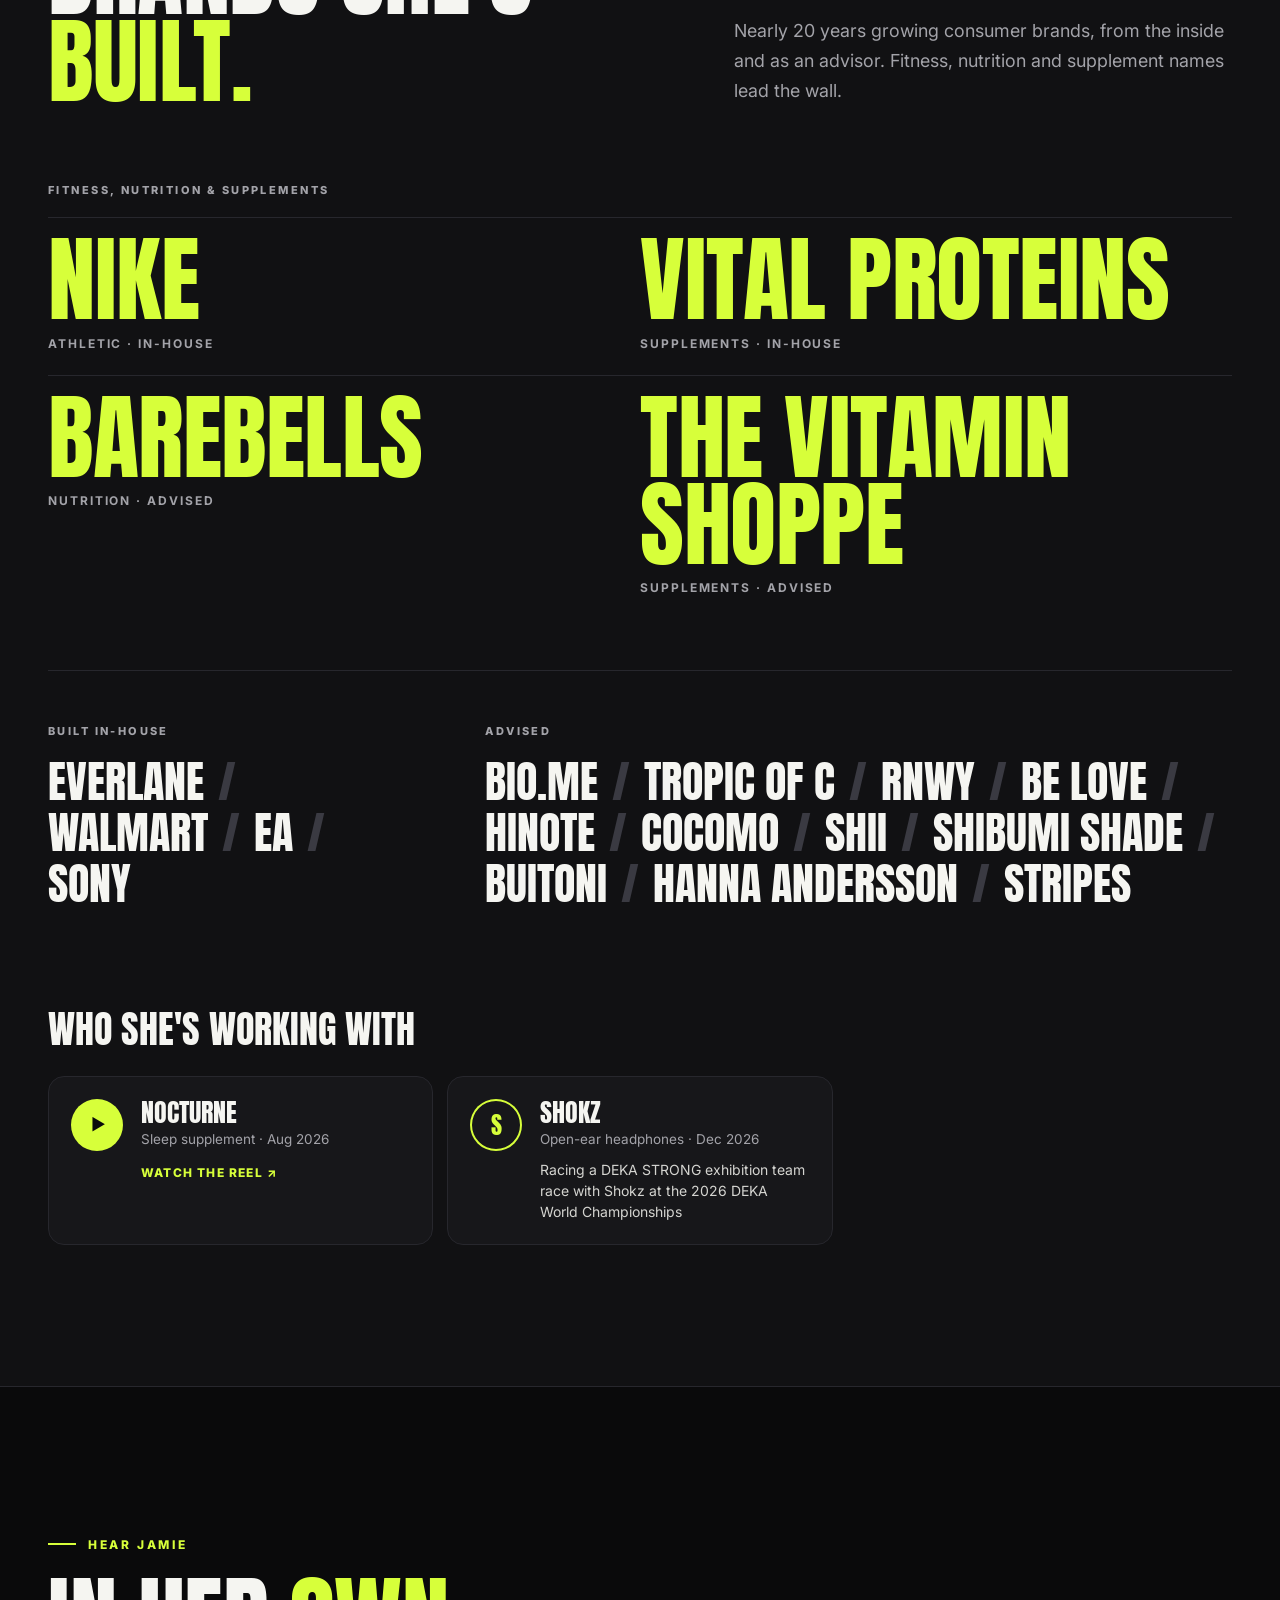
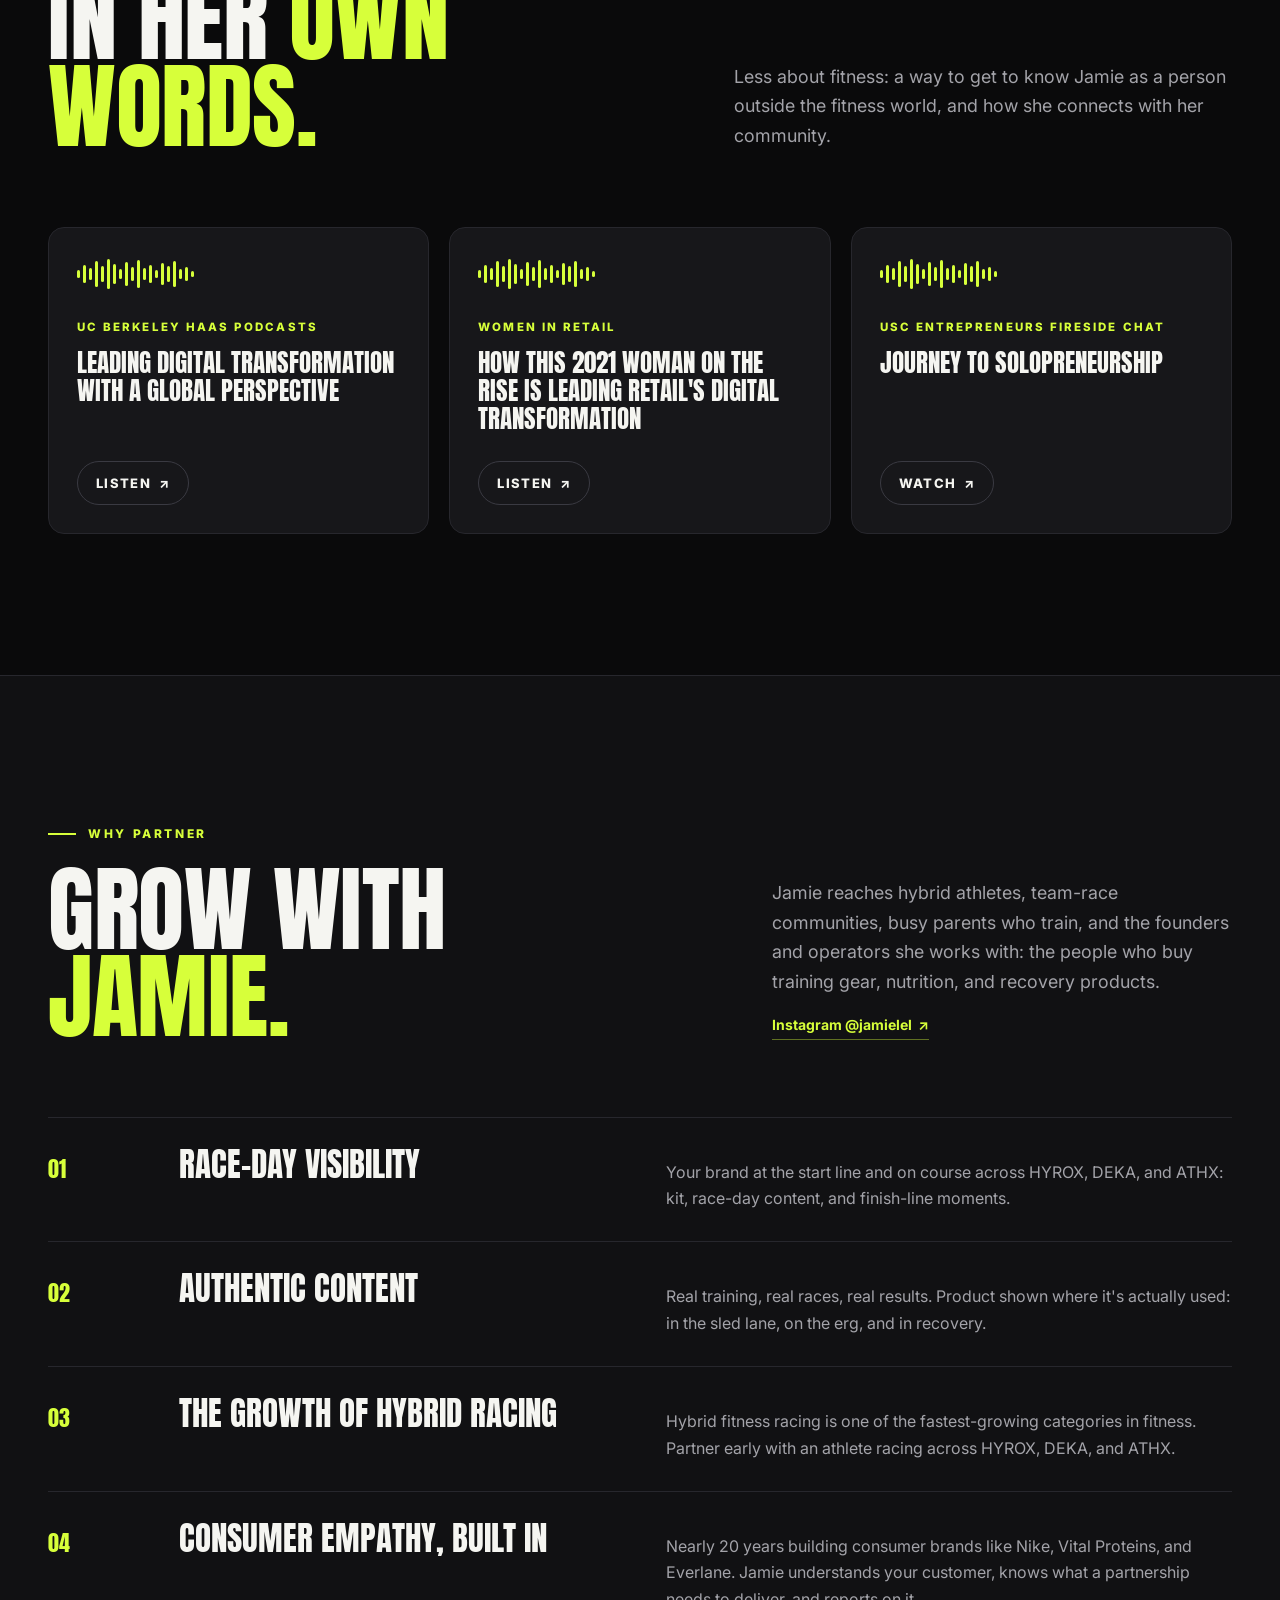
<file: v6/index.html>
<!doctype html>
<html lang="en">
<head>
  <meta charset="utf-8" />
  <meta name="robots" content="noindex, nofollow" />
  <meta name="viewport" content="width=device-width, initial-scale=1" />
  <title>Jamie Lee | Hybrid Racing Athlete</title>
  <meta name="description" content="Sponsorship profile for hybrid racing athlete Jamie Lee: HYROX, DEKA and ATHX." />
  <meta name="theme-color" content="#0a0a0b" />
  <link rel="preconnect" href="https://fonts.googleapis.com" />
  <link rel="preconnect" href="https://fonts.gstatic.com" crossorigin />
  <link href="https://fonts.googleapis.com/css2?family=Anton&family=Fraunces:ital,opsz,wght@1,9..144,400;1,9..144,500&family=Instrument+Serif:ital@0;1&family=Inter:wght@400;500;600;700;800&display=swap" rel="stylesheet" />
  <link rel="stylesheet" href="styles.css" />
  <script>
    /* Apply the color theme before first paint: ?theme= wins, then saved choice, else Volt */
    (function () {
      var themes = ["volt", "flare", "electric", "chalk", "midnight", "studio", "lagoon", "print"], t = null;
      try { t = new URLSearchParams(location.search).get("theme"); } catch (e) {}
      if (themes.indexOf(t) > -1) { try { localStorage.setItem("jl-theme", t); } catch (e) {} }
      else { try { t = localStorage.getItem("jl-theme"); } catch (e) {} }
      if (themes.indexOf(t) < 0) t = "volt";
      document.documentElement.setAttribute("data-theme", t);
    })();
  </script>
</head>
<body>
  <a class="skip" href="#main">Skip to content</a>
  <div id="draft-banner" class="draft" hidden>Preview: some figures on this page are sample data.</div>

  <header class="nav" id="nav">
    <div class="nav__inner">
      <a href="#top" class="nav__brand" id="nav-name">Jamie Lee</a>
      <nav class="nav__links" aria-label="Sections">
        <a href="#story">Story</a>
        <a href="#performance">Performance</a>
        <a href="#calendar">Calendar</a>
        <a href="#brands">Brands</a>
        <a href="#partner">Partner</a>
      </nav>
      <a href="#contact" class="btn btn--sm" id="nav-cta">Sponsor Jamie</a>
    </div>
  </header>

  <main id="main">
    <!-- 1. HERO -->
    <section class="hero" id="top" aria-labelledby="hero-title">
      <div class="hero__grid wrap">
        <div class="hero__copy">
          <p class="bib"><span class="bib__meta" id="hero-category"></span></p>
          <h1 class="hero__title" id="hero-title"></h1>
          <p class="hero__disc" id="hero-disc"></p>
          <p class="hero__lede" id="hero-lede"></p>
          <div class="hero__ctas">
            <a href="#contact" class="btn" id="hero-cta">Sponsor Jamie</a>
            <a href="#story" class="btn btn--ghost">Read her story</a>
          </div>
        </div>
        <div class="hero__media">
          <figure class="hero__photo" id="hero-photo"></figure>
          <aside class="startline" id="startline" aria-labelledby="startline-label" hidden>
            <p class="startline__label" id="startline-label"><span class="pulse" aria-hidden="true"></span>Next start line</p>
            <p class="startline__date" id="startline-date"></p>
            <h2 class="startline__event" id="startline-event"></h2>
            <p class="startline__meta" id="startline-meta"></p>
          </aside>
        </div>
      </div>
    </section>

    <!-- 2. TICKER -->
    <section class="ticker" id="ticker-wrap" aria-label="Recent accolades" hidden>
      <div class="ticker__track" id="ticker"></div>
    </section>

    <!-- 3. STATS -->
    <section class="stats" aria-label="By the numbers">
      <dl class="stats__grid wrap" id="stats"></dl>
    </section>

    <!-- 4. ATHLETE · MOM · FOUNDER -->
    <section class="section identities" id="identities" aria-labelledby="id-title">
      <div class="wrap">
        <header class="head">
          <p class="eyebrow">Athlete · Mom · Founder</p>
          <h2 class="title" id="id-title">Boarding passes.<br />Burpees.<br /><span class="hl">Bedtime stories.</span></h2>
          <p class="intro" id="id-intro">Three identities share the same calendar. Each one makes the others sharper, and together they make Jamie a partner who understands the athlete, the parent, and the brand.</p>
        </header>
        <div class="ids" id="ids"></div>
      </div>
    </section>

    <!-- 5. STORY -->
    <section class="section story" id="story" aria-labelledby="story-title">
      <div class="wrap story__lead">
        <header class="head">
          <p class="eyebrow">Her story</p>
          <h2 class="title" id="story-title">From mid&#8209;pack<br />to <span class="hl">Worlds.</span></h2>
        </header>
        <aside class="bloom" id="bloom" aria-label="The late bloomer" hidden>
          <p class="bloom__k"><span class="bloom__badge">Late bloomer</span>Peaked in her mid-30s</p>
          <p class="bloom__text" id="bloom-text"></p>
        </aside>
      </div>
      <div class="wrap story__grid">
        <div class="story__aside">
          <figure class="story__photo" id="story-photo"></figure>
        </div>
        <ol class="timeline" id="timeline"></ol>
      </div>
    </section>

    <!-- 6. INTERVIEW -->
    <section class="radio" id="interview" aria-labelledby="radio-label" hidden>
      <div class="wrap radio__inner">
        <p class="radio__label" id="radio-label"><span class="radio__bars" aria-hidden="true"><i></i><i></i><i></i><i></i></span>Radio check</p>
        <figure class="radio__fig">
          <blockquote class="radio__quote" id="quote-text"></blockquote>
          <figcaption class="radio__src" id="quote-src"></figcaption>
        </figure>
        <a class="btn btn--ghost" id="quote-link" href="#" target="_blank" rel="noopener">Read the full interview <span aria-hidden="true">↗</span><span class="sr-only"> (opens in a new tab)</span></a>
      </div>
    </section>

    <!-- 7. PERFORMANCE -->
    <section class="section paper perf" id="performance" aria-labelledby="perf-title">
      <div class="wrap">
        <header class="head head--row">
          <div>
            <p class="eyebrow eyebrow--ink">Performance</p>
            <h2 class="title" id="perf-title">Compounded <span class="mark">interest.</span></h2>
          </div>
          <p class="intro">Discipline, consistency and patience, measured in minutes. Every line below starts at her first race in the division and steps down with each personal best.</p>
        </header>
        <div class="pbs" id="pbs"></div>
        <div class="athx" id="athx" hidden>
          <h3 class="subhead">ATHX leaderboard finishes</h3>
          <ul class="athx__list" id="athx-list"></ul>
        </div>
      </div>
    </section>

    <!-- 8. CALENDAR -->
    <section class="section calendar" id="calendar" aria-labelledby="cal-title">
      <div class="wrap">
        <header class="head head--row">
          <div>
            <p class="eyebrow">Race calendar</p>
            <h2 class="title" id="cal-title">Where to find<br /><span class="hl">Jamie next.</span></h2>
          </div>
          <p class="intro">Every start line is a moment for a partner: the build-up, race day, and the recap.</p>
        </header>
        <ol class="races" id="races"></ol>
      </div>
    </section>

    <!-- 9. BRANDS -->
    <section class="section brands" id="brands" aria-labelledby="brands-title">
      <div class="wrap">
        <header class="head head--row">
          <div>
            <p class="eyebrow">Brand credibility</p>
            <h2 class="title" id="brands-title">Brands she's <span class="hl">built.</span></h2>
          </div>
          <p class="intro" id="brands-intro"></p>
        </header>
        <div class="wall" id="wall"></div>

        <div class="working" id="working" hidden>
          <h3 class="subhead">Who she's working with</h3>
          <div class="working__list" id="working-list"></div>
        </div>
      </div>
    </section>

    <!-- 10. PODCASTS -->
    <section class="section hear" id="hear" aria-labelledby="hear-title" hidden>
      <div class="wrap">
        <header class="head head--row">
          <div>
            <p class="eyebrow">Hear Jamie</p>
            <h2 class="title" id="hear-title">In her <span class="hl">own words.</span></h2>
          </div>
          <p class="intro" id="hear-intro"></p>
        </header>
        <ul class="pods" id="pods"></ul>
      </div>
    </section>

    <!-- 11. PARTNER -->
    <section class="section partner" id="partner" aria-labelledby="partner-title">
      <div class="wrap">
        <header class="head head--row">
          <div>
            <p class="eyebrow">Why partner</p>
            <h2 class="title" id="partner-title">Grow with <span class="hl" id="partner-first"></span></h2>
          </div>
          <div class="partner__aud">
            <p class="intro" id="aud-summary"></p>
            <a class="handle" id="aud-handle" href="#" target="_blank" rel="noopener" hidden></a>
          </div>
        </header>
        <ol class="values" id="values"></ol>

        <h3 class="subhead subhead--center">Partnership tiers</h3>
        <div class="tiers" id="tiers"></div>
      </div>
    </section>

    <!-- 12. OFF THE COURSE -->
    <section class="section paper off" id="off" aria-labelledby="off-title">
      <div class="wrap off__grid">
        <header class="head">
          <p class="eyebrow eyebrow--ink">Off the course</p>
          <h2 class="title" id="off-title">The person<br />behind <span class="mark">the bib.</span></h2>
        </header>
        <ul class="facts" id="facts"></ul>
      </div>
    </section>

    <!-- 13. GALLERY -->
    <section class="section gallery-sec" id="gallery-sec" aria-labelledby="gal-title">
      <div class="wrap">
        <header class="head head--row">
          <div>
            <p class="eyebrow">In action</p>
            <h2 class="title" id="gal-title">Race <span class="hl">days.</span></h2>
          </div>
          <a class="btn btn--ghost" id="highlights-link" href="#" target="_blank" rel="noopener" hidden>Race-day highlights on Instagram <span aria-hidden="true">↗</span><span class="sr-only"> (opens in a new tab)</span></a>
        </header>
        <div class="gallery" id="gallery"></div>
      </div>
    </section>

    <!-- OUTFITS -->
    <section class="fits" id="fits" aria-labelledby="fits-title" hidden>
      <div class="wrap fits__inner">
        <p class="fits__k">Race-day style</p>
        <h2 class="fits__title" id="fits-title">Fun fits.<br /><span>Matching</span> teammates.</h2>
        <p class="fits__text" id="fits-text"></p>
      </div>
    </section>

    <!-- 14. CONTACT -->
    <section class="contact" id="contact" aria-labelledby="contact-title">
      <div class="wrap contact__inner">
        <p class="contact__eyebrow">Partnerships</p>
        <h2 class="contact__title" id="contact-title">Become a<br />sponsor.</h2>
        <p class="contact__lede" id="contact-lede"></p>
        <div class="contact__ctas">
          <a class="btn btn--ink" id="contact-email" href="#"></a>
          <a class="btn btn--ink-ghost" id="contact-ig" href="#" target="_blank" rel="noopener" hidden></a>
        </div>
      </div>
    </section>
  </main>

  <footer class="footer">
    <div class="wrap footer__inner">
      <p class="footer__name" id="foot-name"></p>
      <p class="footer__meta" id="foot-meta"></p>
    </div>
  </footer>

  <div class="themer" id="themer">
    <div class="themer__panel" id="themer-panel" role="group" aria-label="Color theme" hidden></div>
    <button type="button" class="themer__btn" id="themer-btn" aria-expanded="false" aria-controls="themer-panel">
      <span class="themer__dot" aria-hidden="true"></span>Color
    </button>
  </div>

  <script src="../data/jamie-lee.js"></script>
  <script src="app.js"></script>
</body>
</html>
</file>
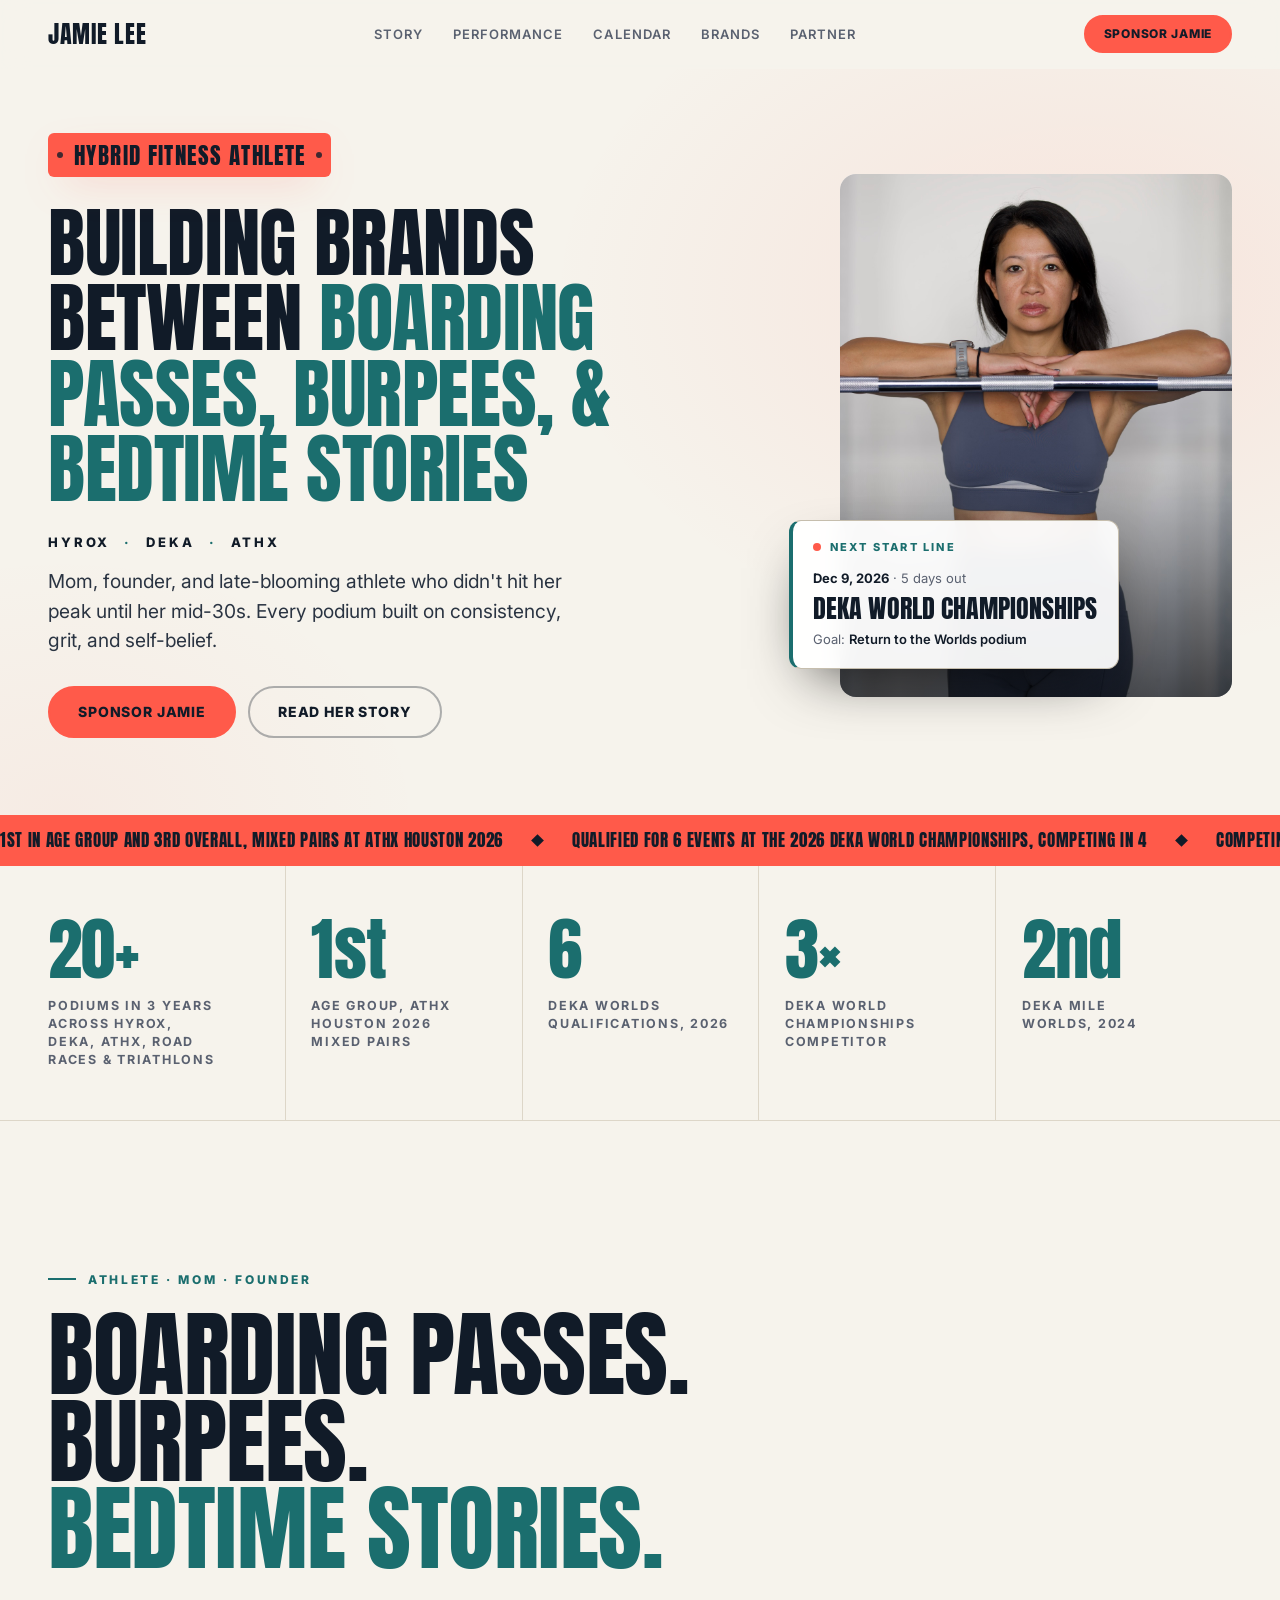
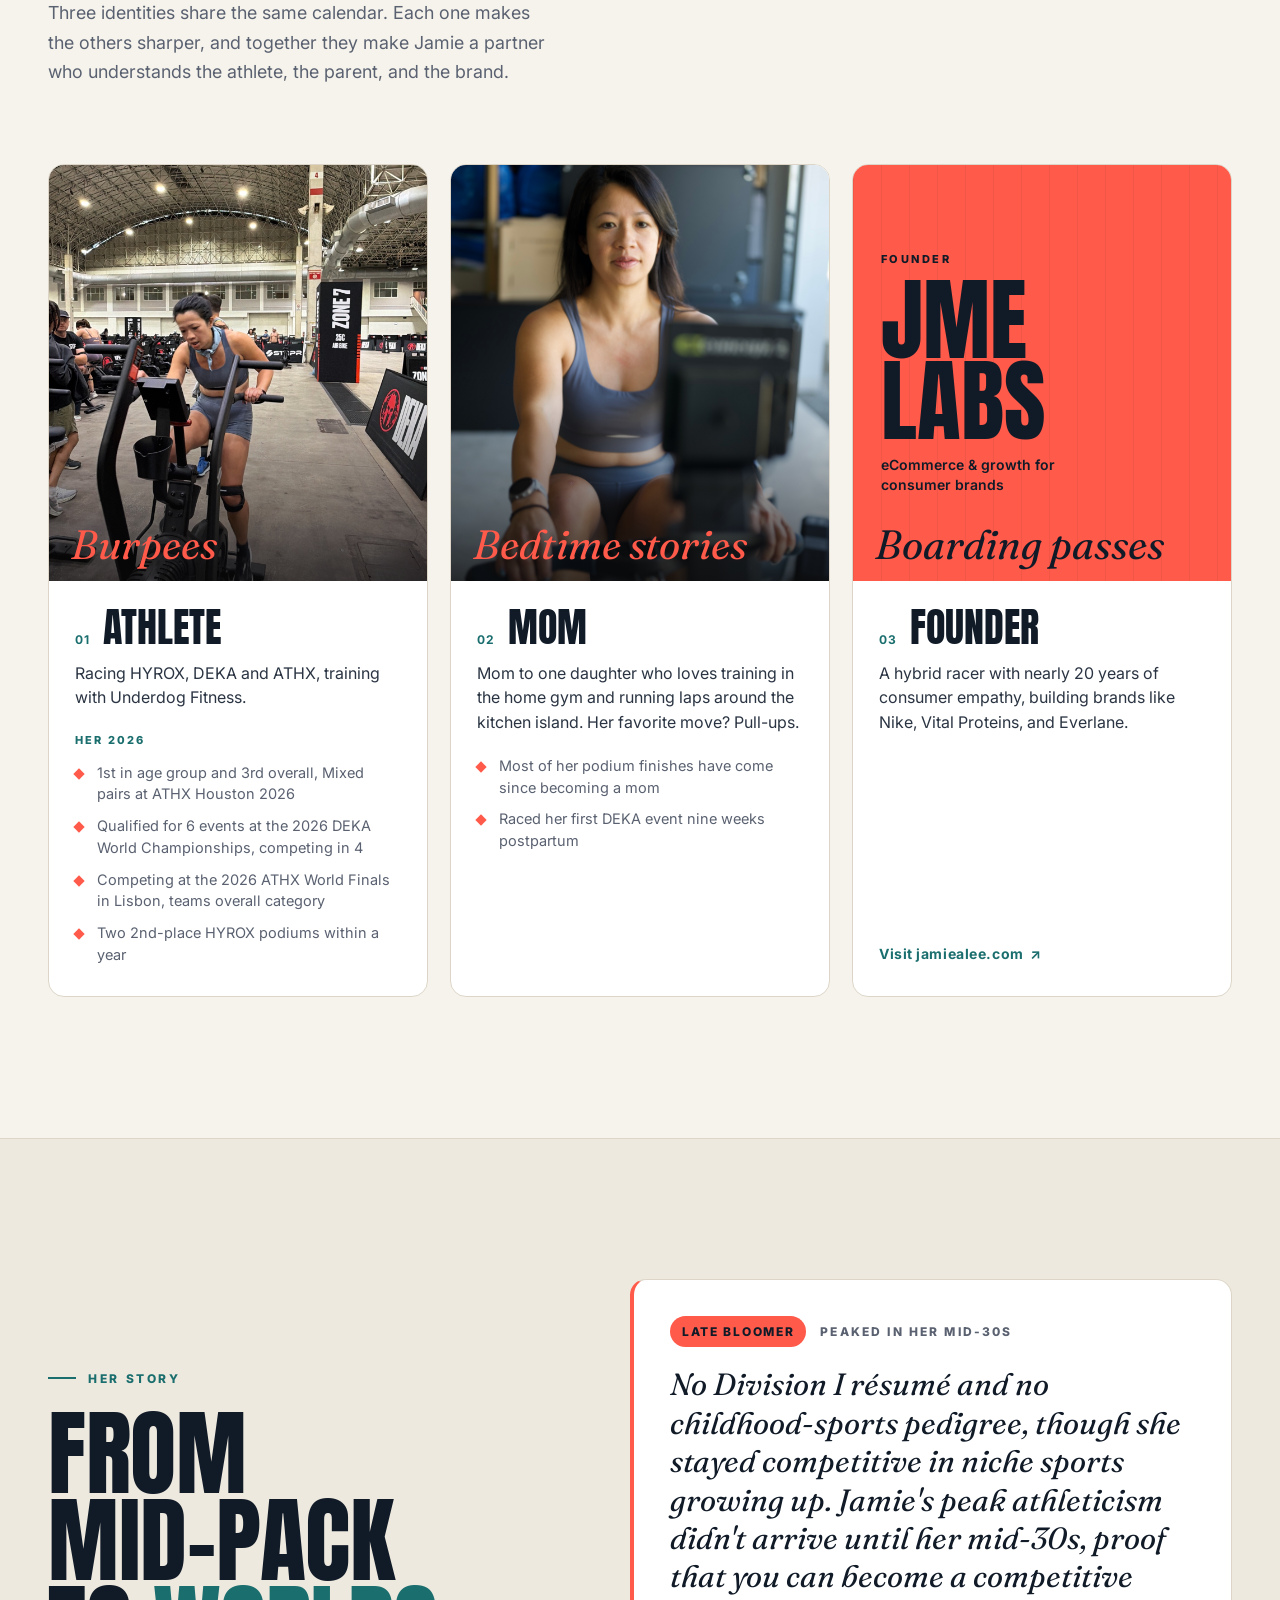
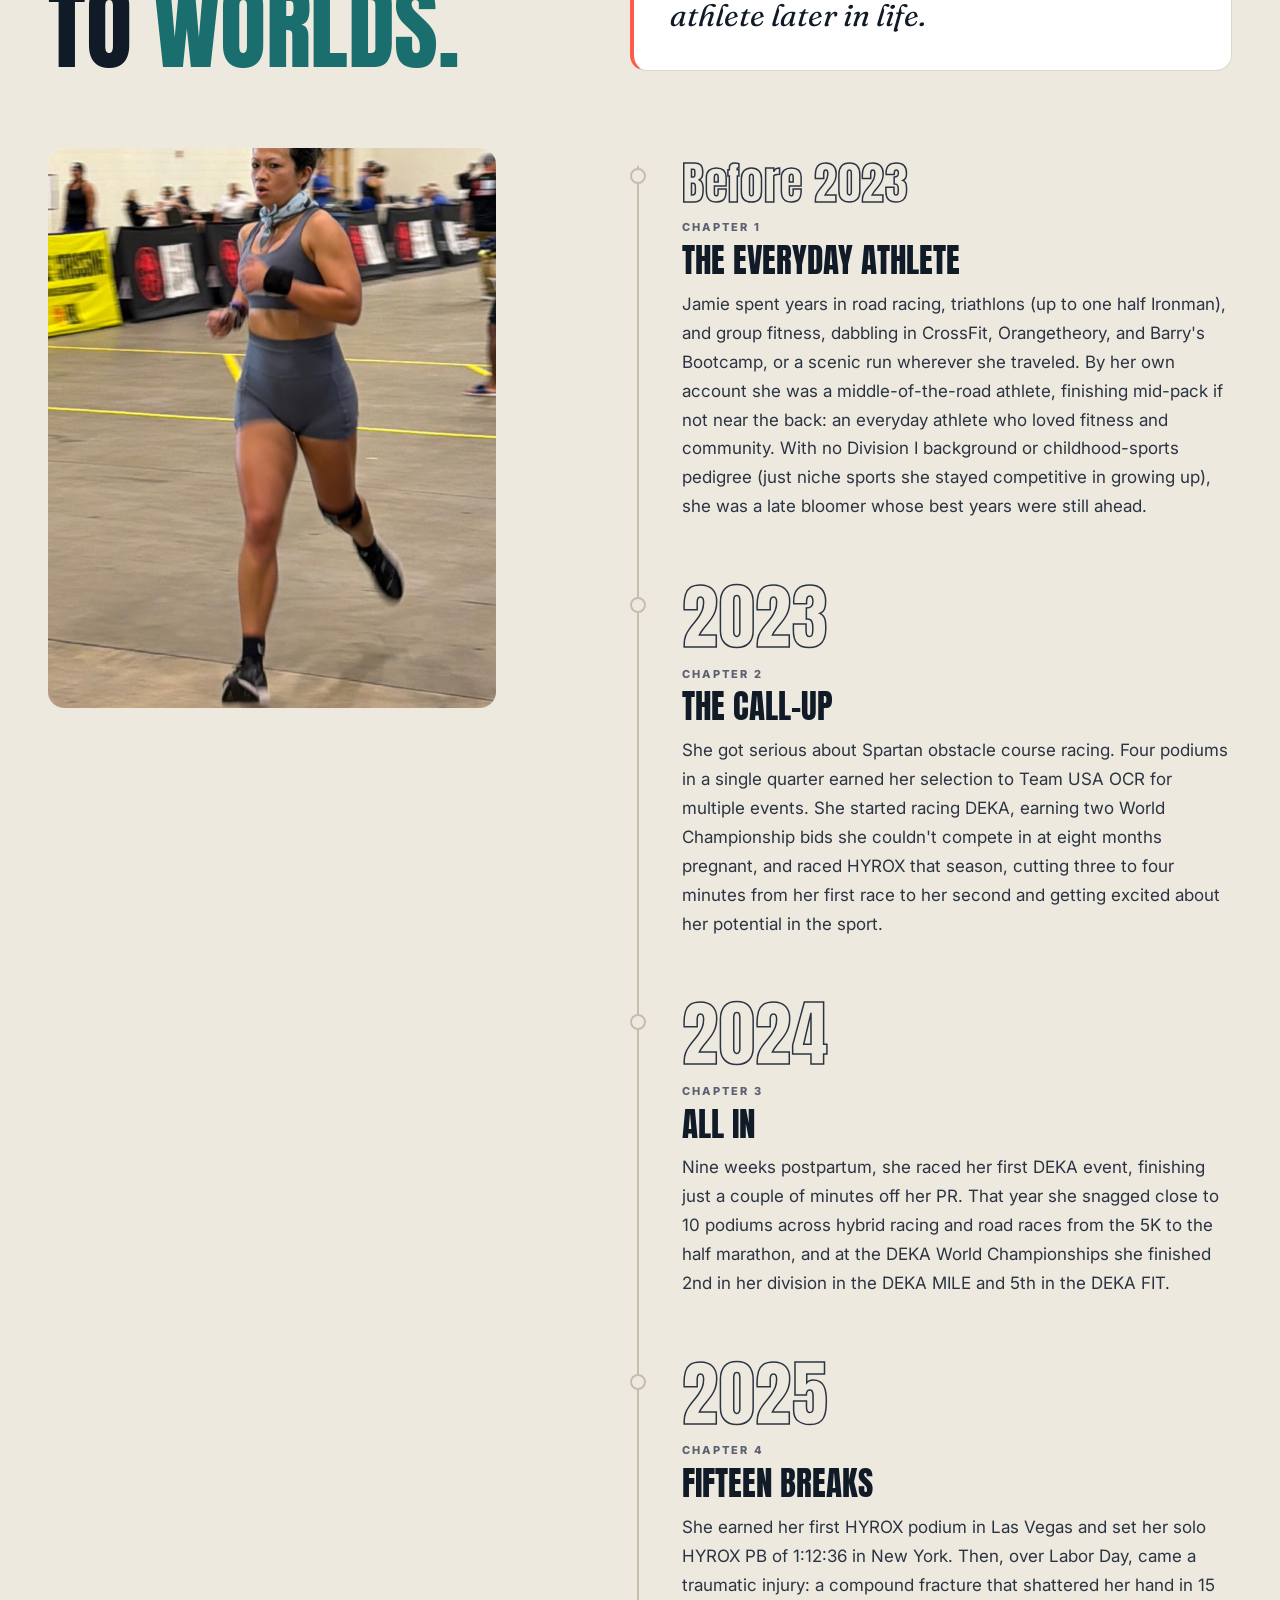
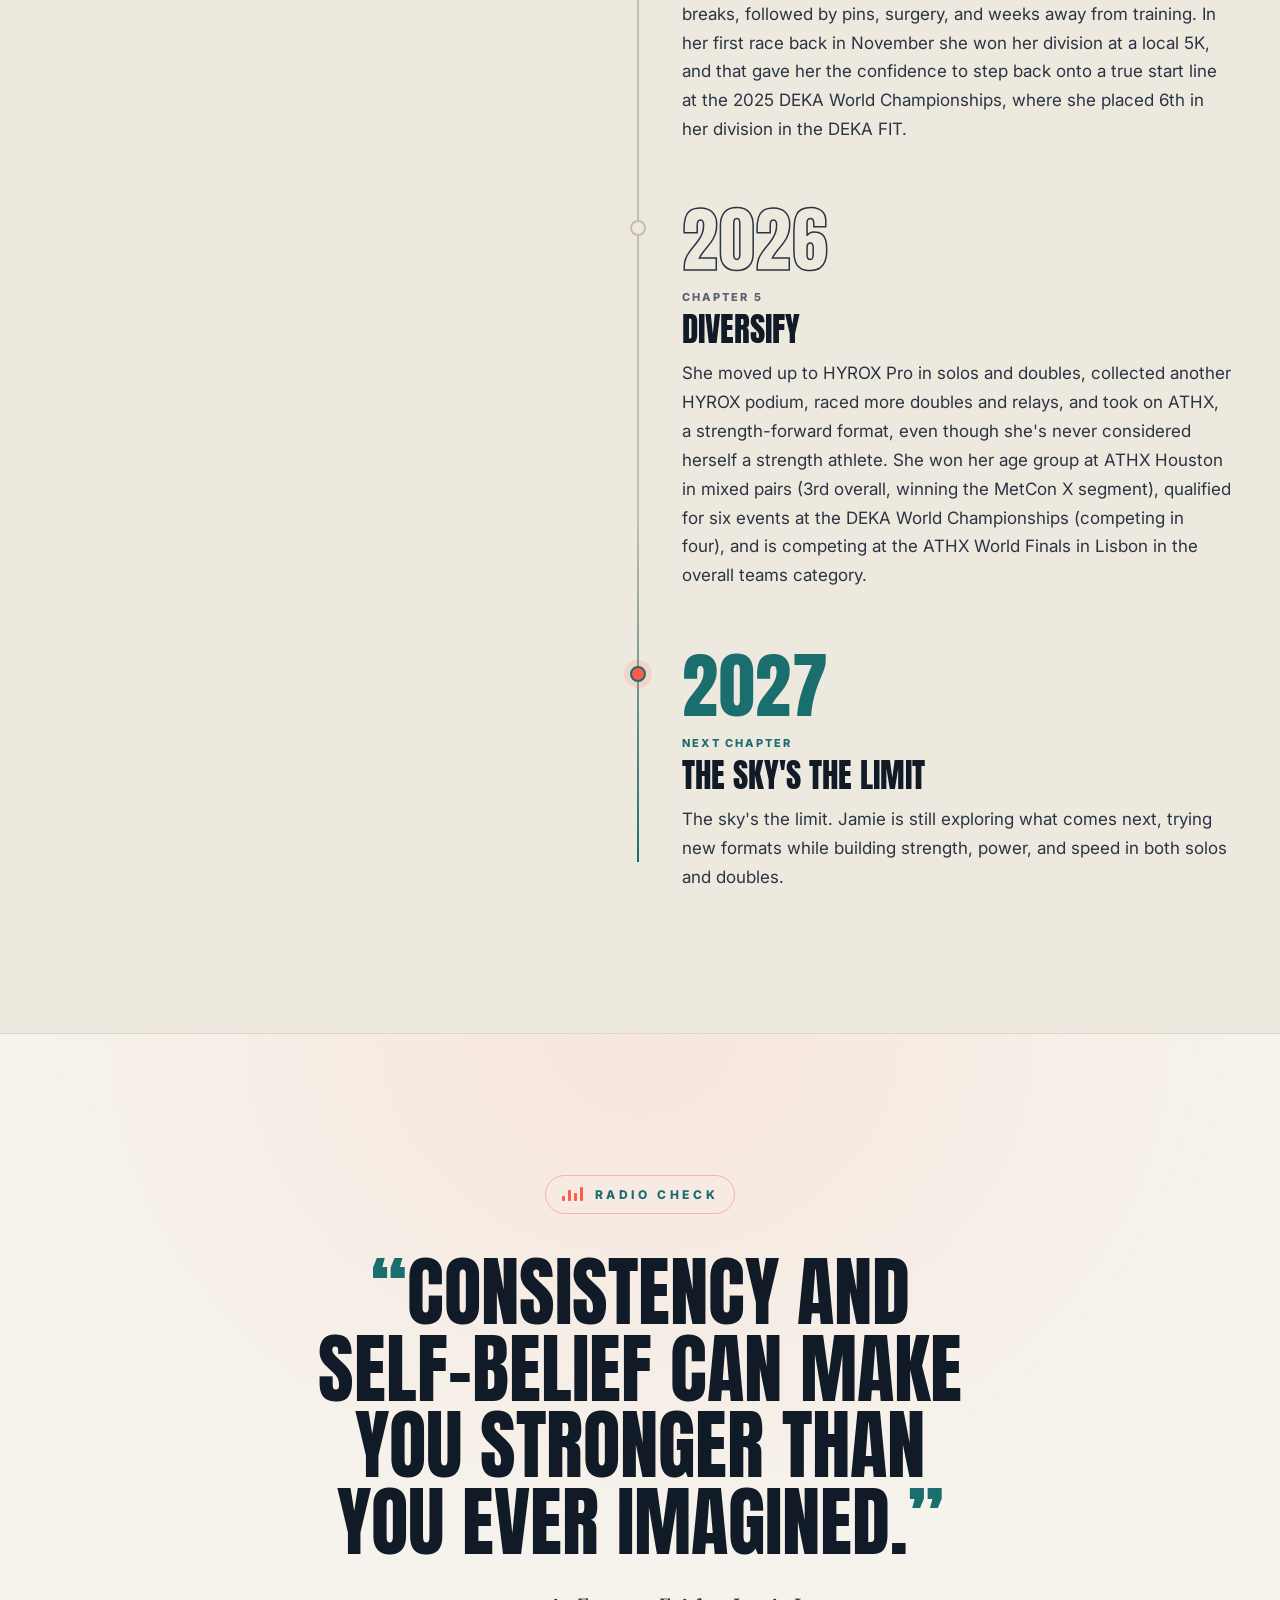
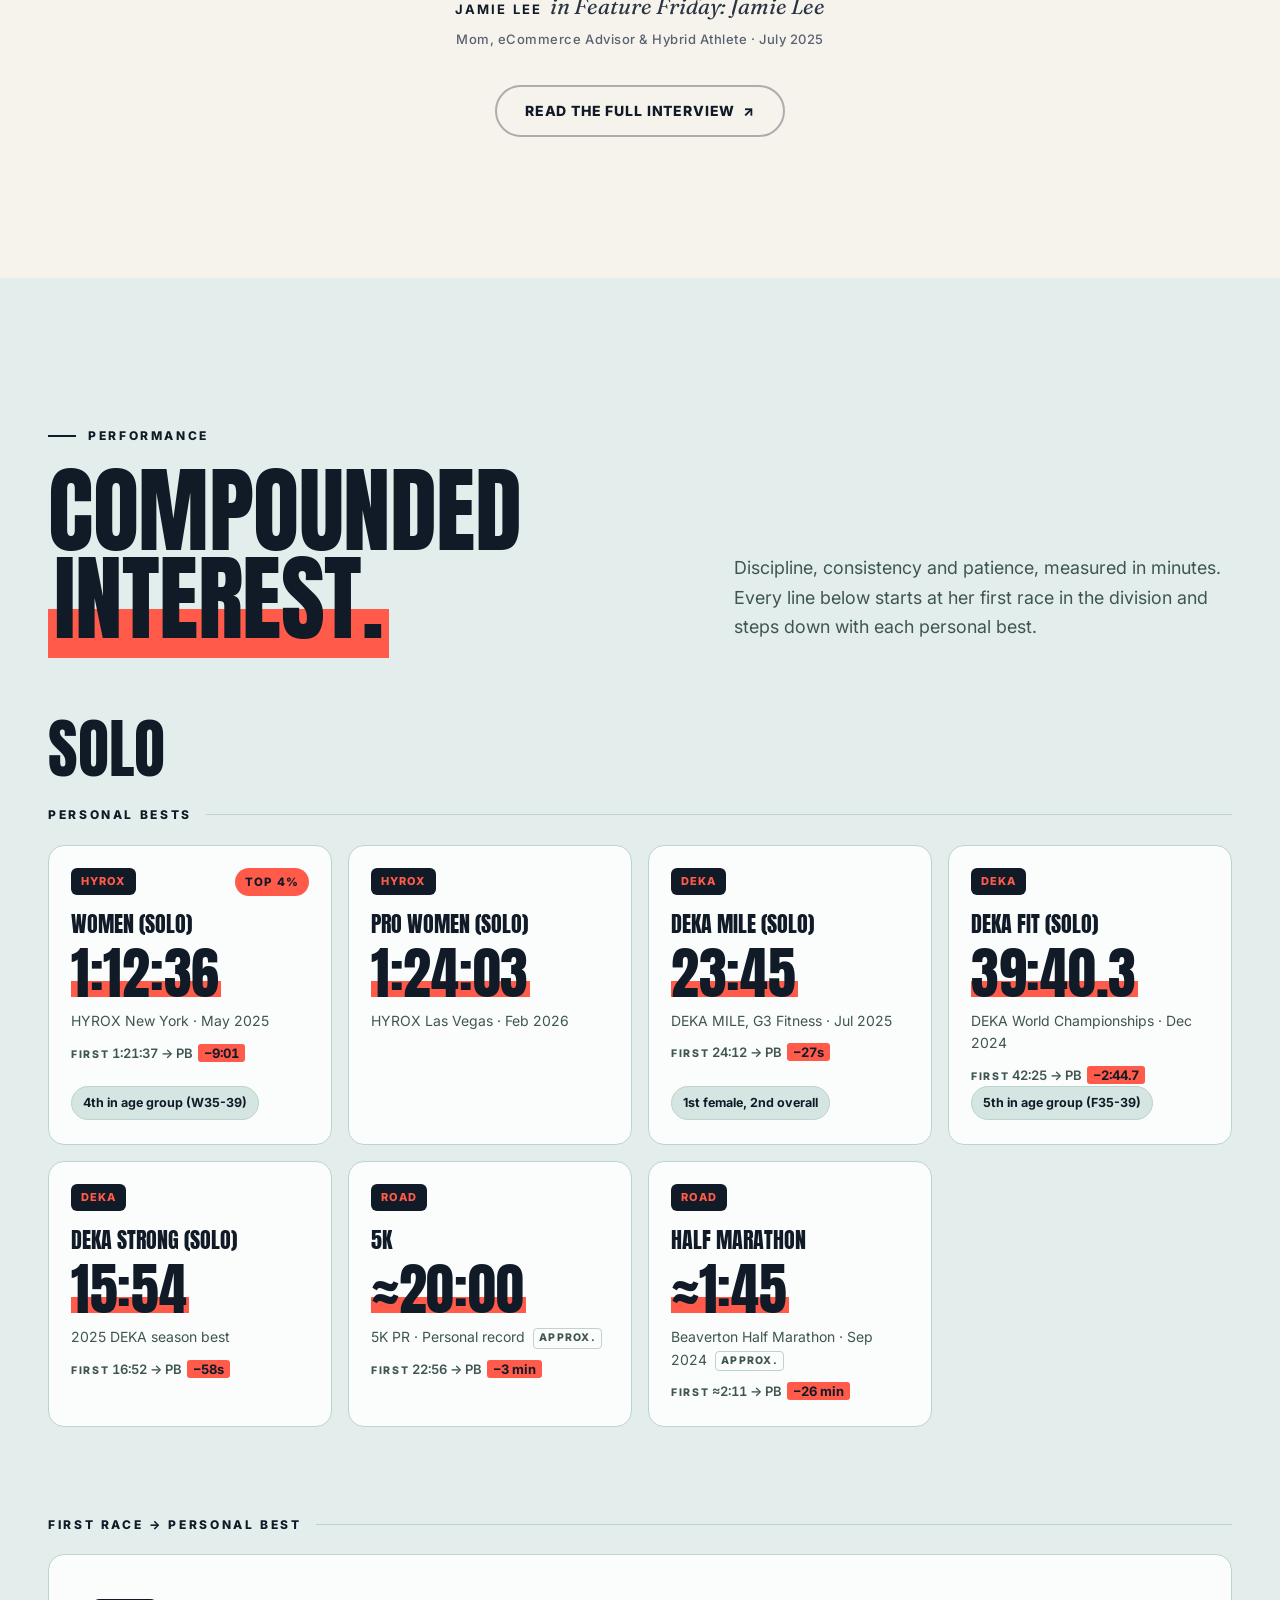
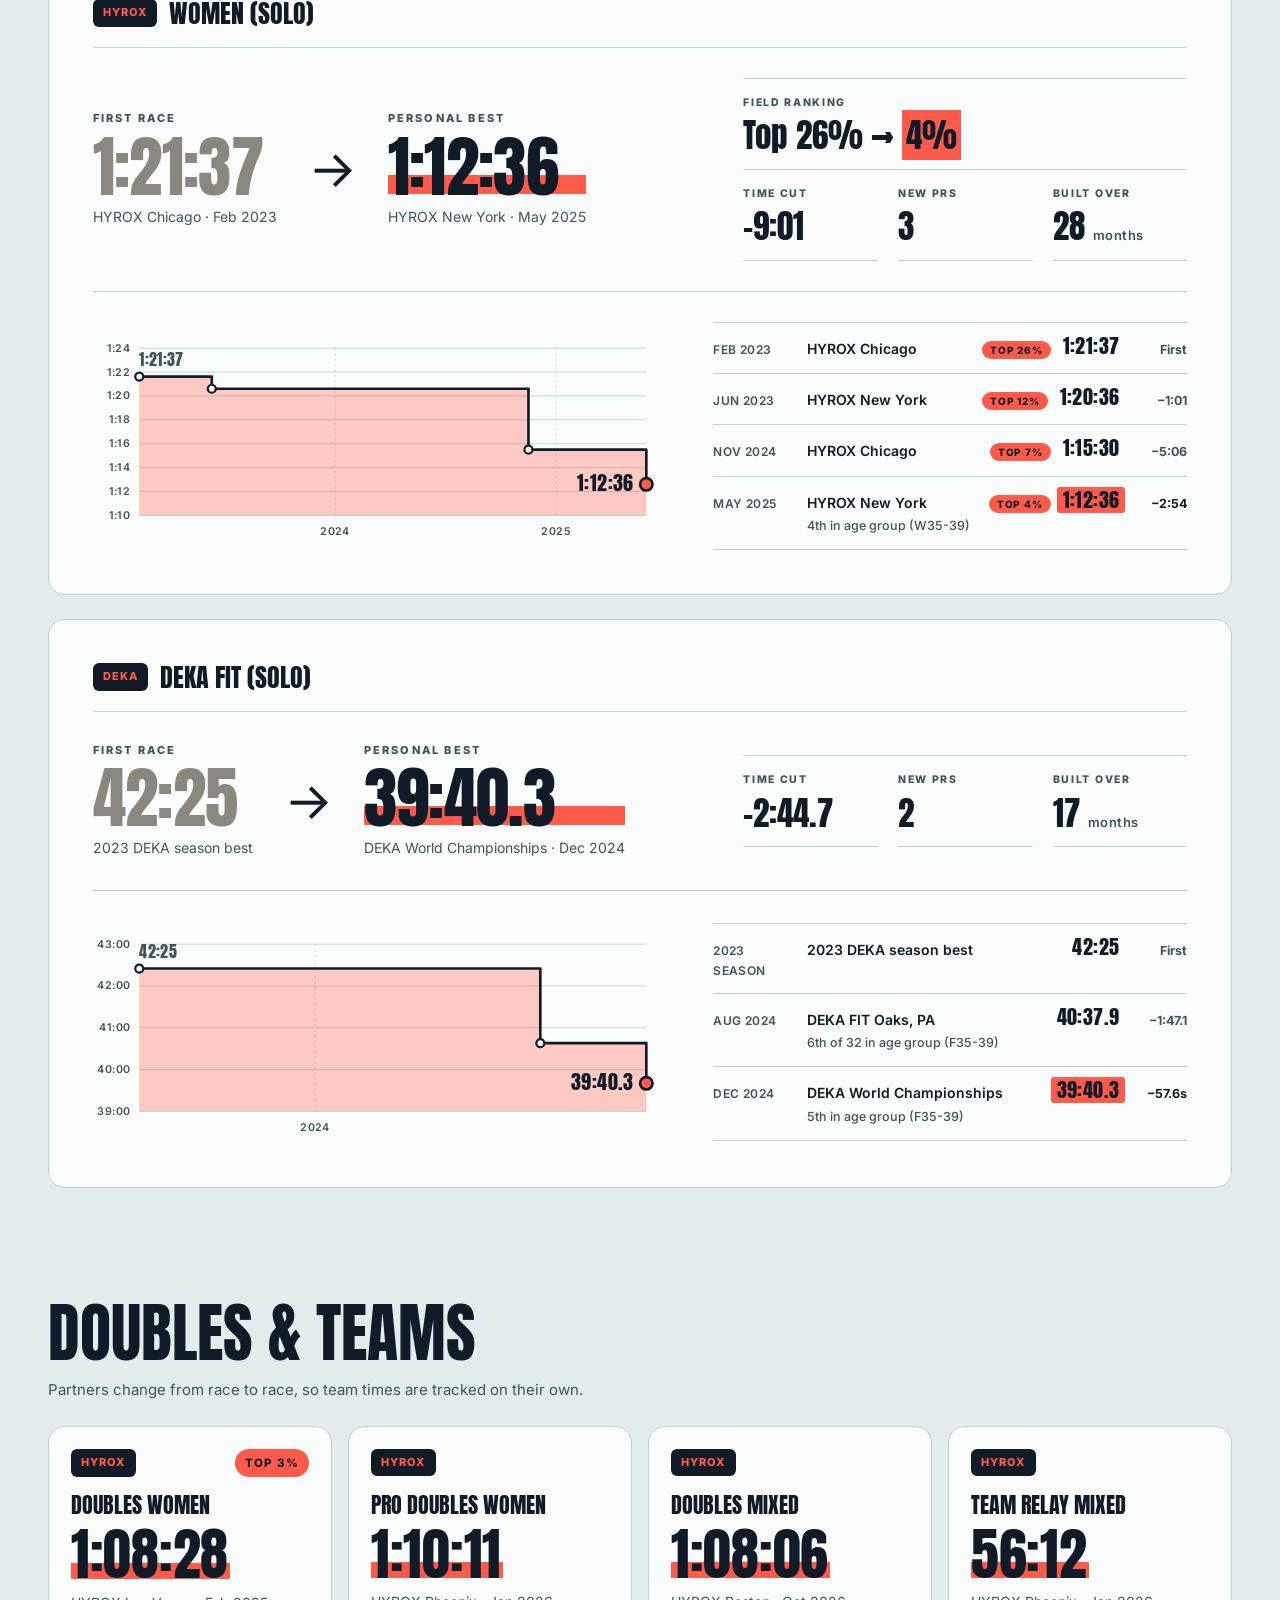
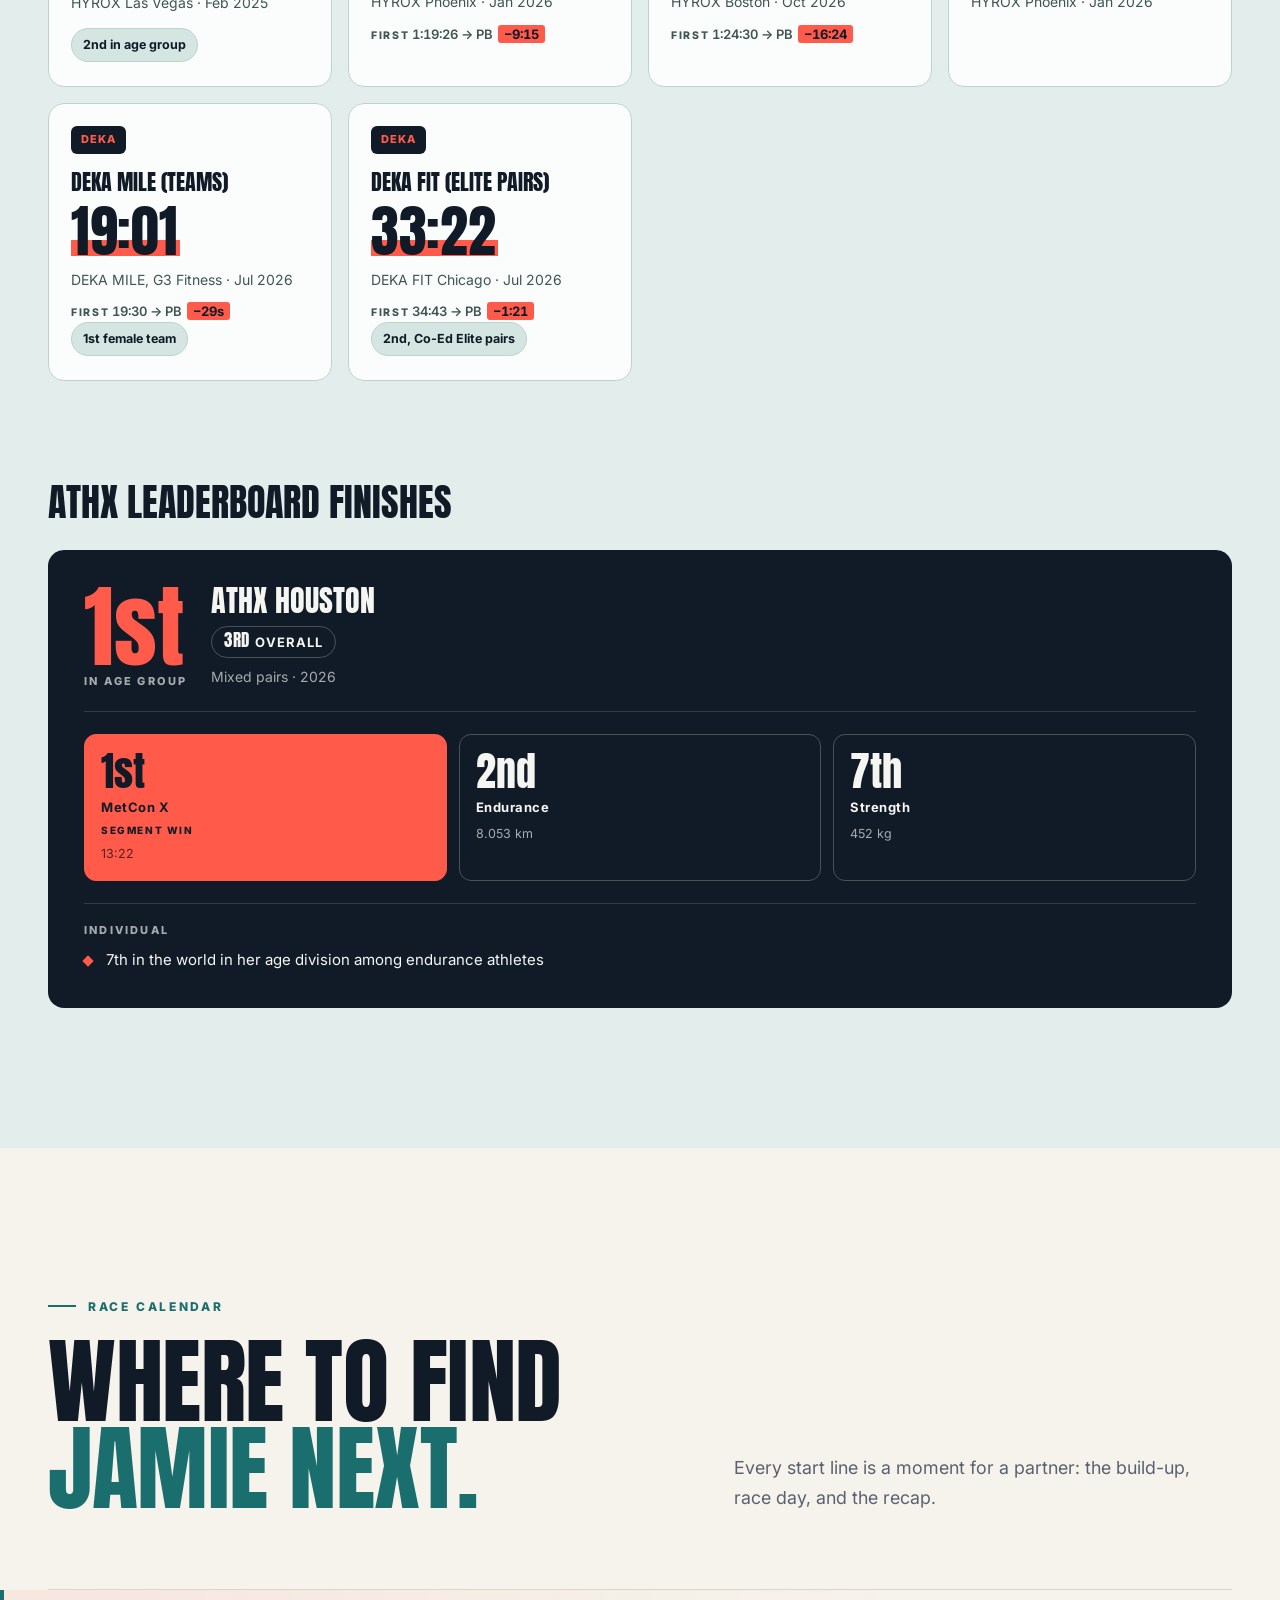
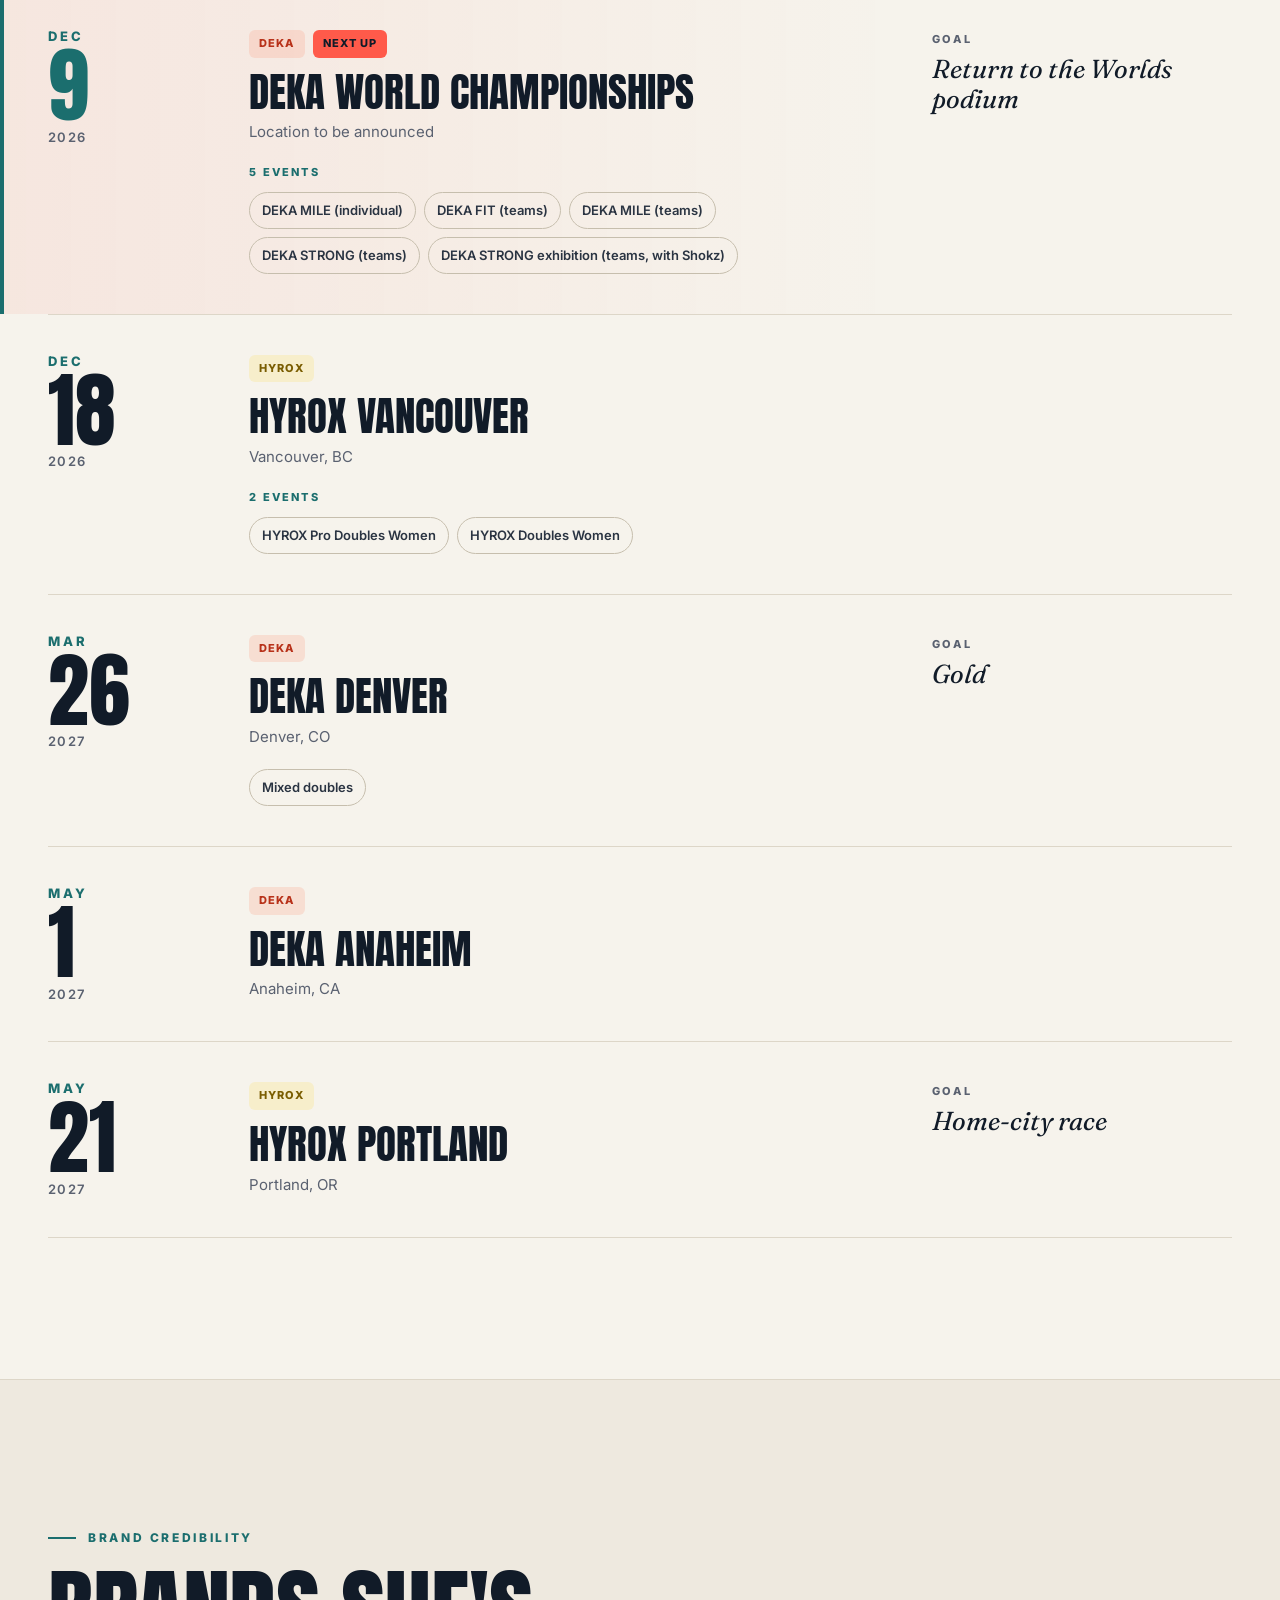
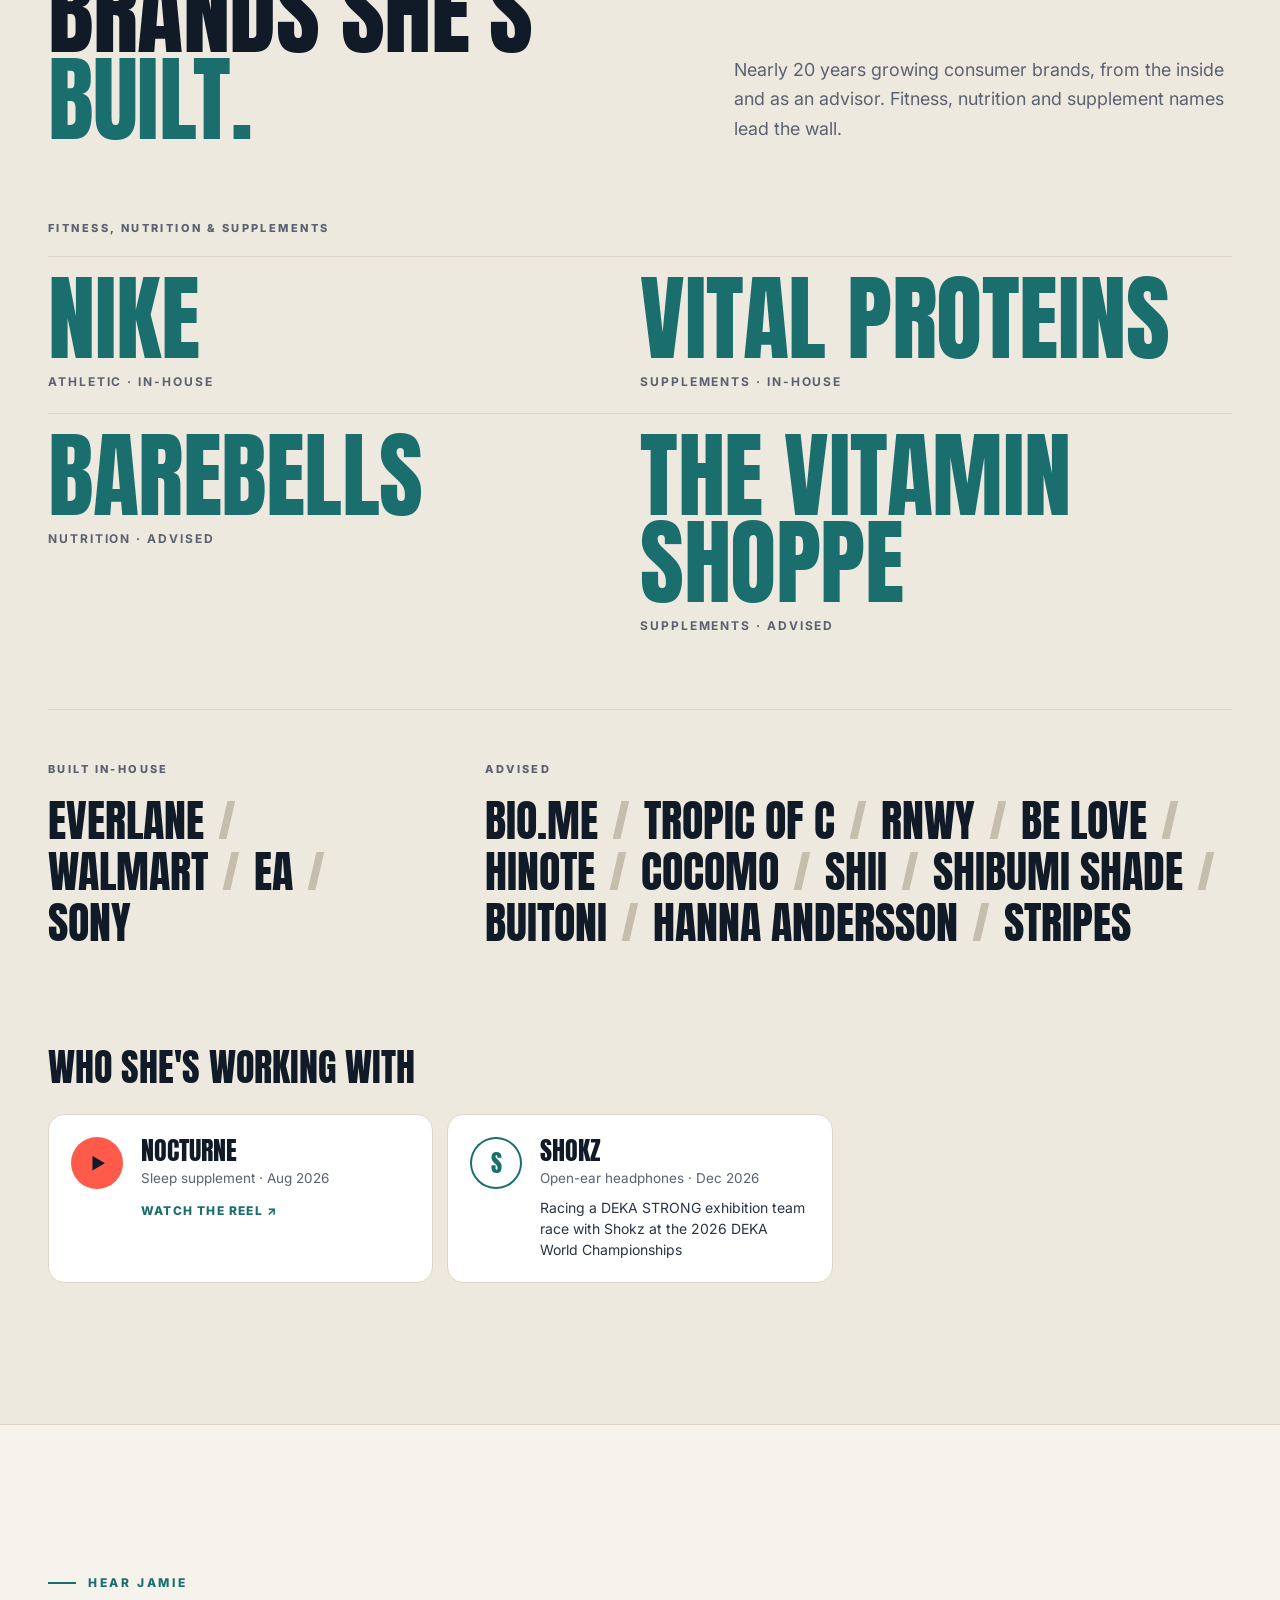
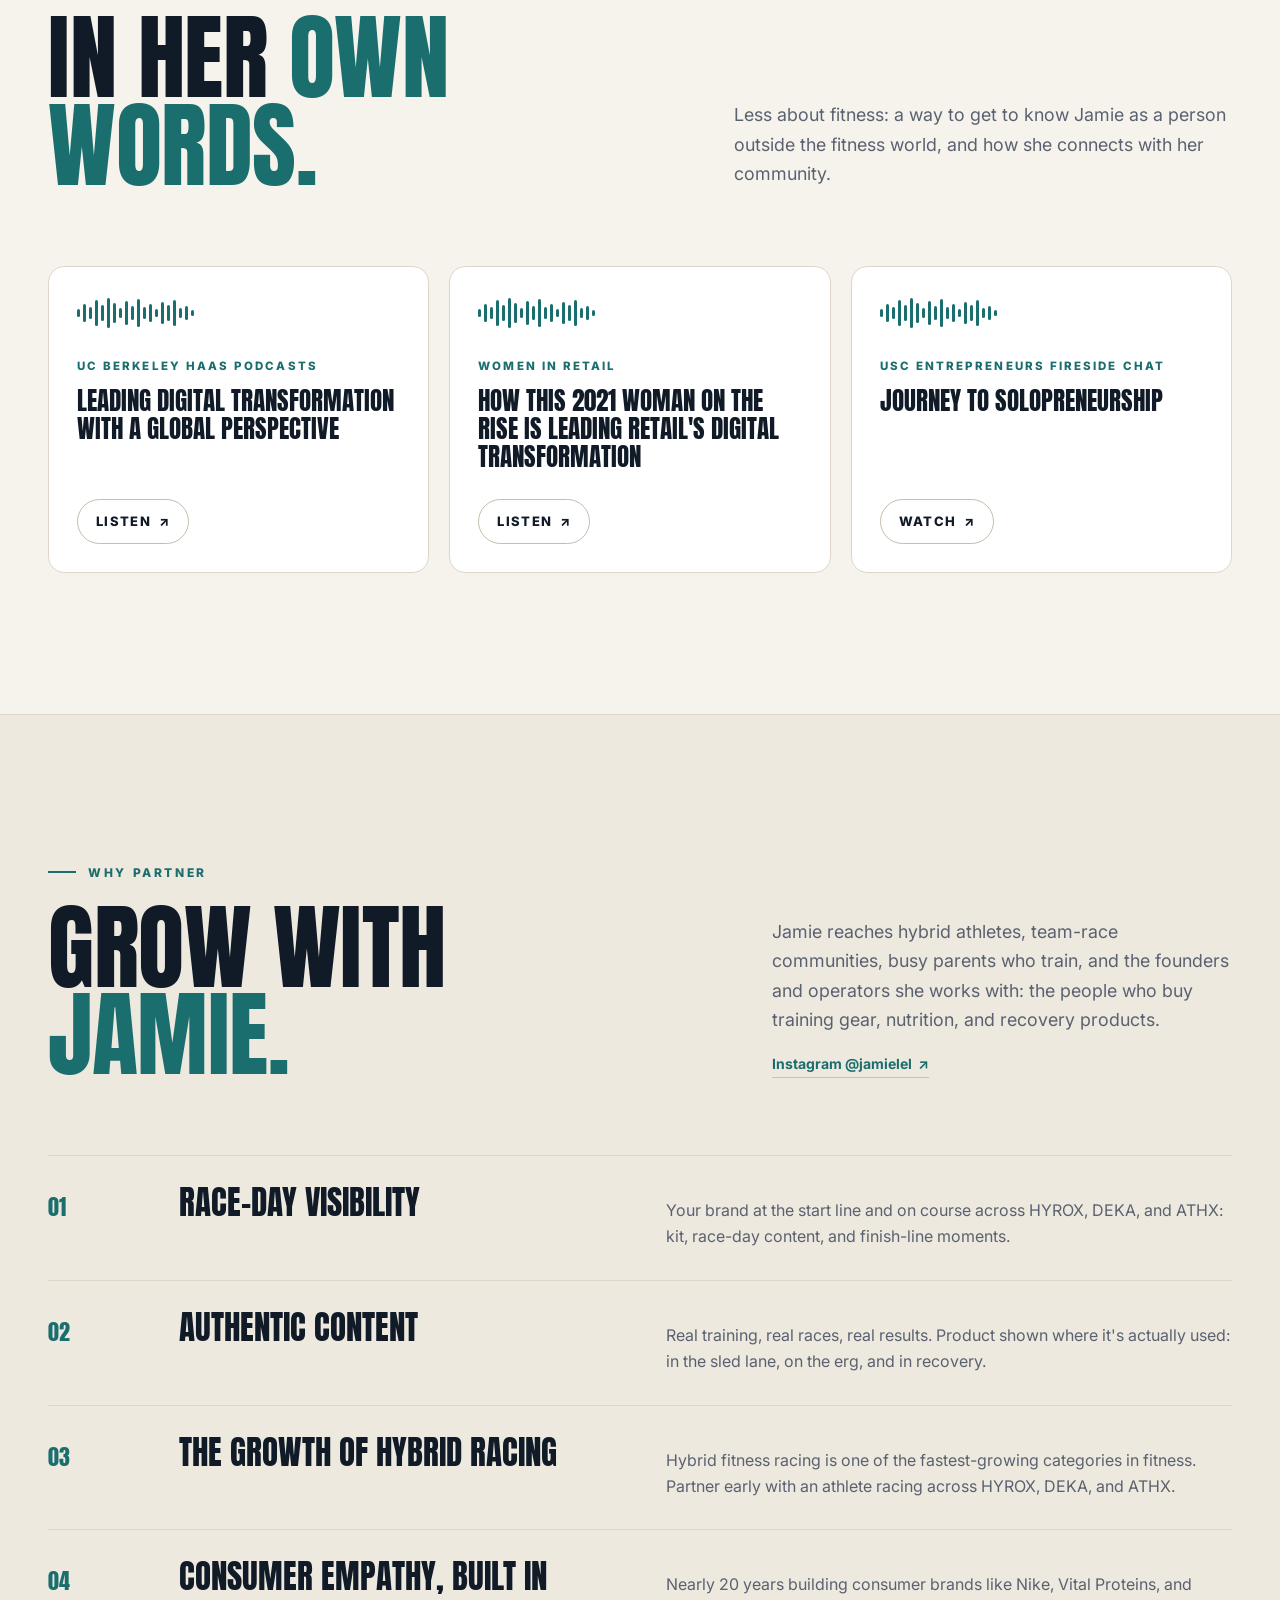
<file: handoff/athlete/index.html>
<!doctype html>
<html lang="en">
<head>
  <meta charset="utf-8" />
  <meta name="viewport" content="width=device-width, initial-scale=1" />
  <title>Jamie Lee | Hybrid Racing Athlete</title>
  <meta name="description" content="Sponsorship profile for hybrid racing athlete Jamie Lee: HYROX, DEKA and ATHX." />
  <meta name="theme-color" content="#f6f3ec" />
  <link rel="canonical" href="https://www.jamiealee.com/athlete/" />
  <meta property="og:type" content="profile" />
  <meta property="og:title" content="Jamie Lee | Hybrid Fitness Athlete" />
  <meta property="og:description" content="Mom, founder, and late-blooming hybrid athlete racing HYROX, DEKA and ATHX. Sponsorship profile." />
  <meta property="og:url" content="https://www.jamiealee.com/athlete/" />
  <meta property="og:image" content="https://www.jamiealee.com/athlete/og-image.jpg" />
  <meta name="twitter:card" content="summary_large_image" />
  <link rel="preconnect" href="https://fonts.googleapis.com" />
  <link rel="preconnect" href="https://fonts.gstatic.com" crossorigin />
  <link href="https://fonts.googleapis.com/css2?family=Anton&family=Fraunces:ital,opsz,wght@1,9..144,400;1,9..144,500&family=Instrument+Serif:ital@0;1&family=Inter:wght@400;500;600;700;800&display=swap" rel="stylesheet" />
  <link rel="stylesheet" href="styles.css" />
  <script>
    /* Studio theme (jamiealee.com teal, navy and cream). Other themes remain in styles.css. */
    document.documentElement.setAttribute("data-theme", "studio");
  </script>
</head>
<body>
  <a class="skip" href="#main">Skip to content</a>
  <div id="draft-banner" class="draft" hidden>Preview: some figures on this page are sample data.</div>

  <header class="nav" id="nav">
    <div class="nav__inner">
      <a href="#top" class="nav__brand" id="nav-name">Jamie Lee</a>
      <nav class="nav__links" aria-label="Sections">
        <a href="#story">Story</a>
        <a href="#performance">Performance</a>
        <a href="#calendar">Calendar</a>
        <a href="#brands">Brands</a>
        <a href="#partner">Partner</a>
      </nav>
      <a href="#contact" class="btn btn--sm" id="nav-cta">Sponsor Jamie</a>
    </div>
  </header>

  <main id="main">
    <!-- 1. HERO -->
    <section class="hero" id="top" aria-labelledby="hero-title">
      <div class="hero__grid wrap">
        <div class="hero__copy">
          <p class="bib"><span class="bib__meta" id="hero-category"></span></p>
          <h1 class="hero__title" id="hero-title"></h1>
          <p class="hero__disc" id="hero-disc"></p>
          <p class="hero__lede" id="hero-lede"></p>
          <div class="hero__ctas">
            <a href="#contact" class="btn" id="hero-cta">Sponsor Jamie</a>
            <a href="#story" class="btn btn--ghost">Read her story</a>
          </div>
        </div>
        <div class="hero__media">
          <figure class="hero__photo" id="hero-photo"></figure>
          <aside class="startline" id="startline" aria-labelledby="startline-label" hidden>
            <p class="startline__label" id="startline-label"><span class="pulse" aria-hidden="true"></span>Next start line</p>
            <p class="startline__date" id="startline-date"></p>
            <h2 class="startline__event" id="startline-event"></h2>
            <p class="startline__meta" id="startline-meta"></p>
          </aside>
        </div>
      </div>
    </section>

    <!-- 2. TICKER -->
    <section class="ticker" id="ticker-wrap" aria-label="Recent accolades" hidden>
      <div class="ticker__track" id="ticker"></div>
    </section>

    <!-- 3. STATS -->
    <section class="stats" aria-label="By the numbers">
      <dl class="stats__grid wrap" id="stats"></dl>
    </section>

    <!-- 4. ATHLETE · MOM · FOUNDER -->
    <section class="section identities" id="identities" aria-labelledby="id-title">
      <div class="wrap">
        <header class="head">
          <p class="eyebrow">Athlete · Mom · Founder</p>
          <h2 class="title" id="id-title">Boarding passes.<br />Burpees.<br /><span class="hl">Bedtime stories.</span></h2>
          <p class="intro" id="id-intro">Three identities share the same calendar. Each one makes the others sharper, and together they make Jamie a partner who understands the athlete, the parent, and the brand.</p>
        </header>
        <div class="ids" id="ids"></div>
      </div>
    </section>

    <!-- 5. STORY -->
    <section class="section story" id="story" aria-labelledby="story-title">
      <div class="wrap story__lead">
        <header class="head">
          <p class="eyebrow">Her story</p>
          <h2 class="title" id="story-title">From mid&#8209;pack<br />to <span class="hl">Worlds.</span></h2>
        </header>
        <aside class="bloom" id="bloom" aria-label="The late bloomer" hidden>
          <p class="bloom__k"><span class="bloom__badge">Late bloomer</span>Peaked in her mid-30s</p>
          <p class="bloom__text" id="bloom-text"></p>
        </aside>
      </div>
      <div class="wrap story__grid">
        <div class="story__aside">
          <figure class="story__photo" id="story-photo"></figure>
        </div>
        <ol class="timeline" id="timeline"></ol>
      </div>
    </section>

    <!-- 6. INTERVIEW -->
    <section class="radio" id="interview" aria-labelledby="radio-label" hidden>
      <div class="wrap radio__inner">
        <p class="radio__label" id="radio-label"><span class="radio__bars" aria-hidden="true"><i></i><i></i><i></i><i></i></span>Radio check</p>
        <figure class="radio__fig">
          <blockquote class="radio__quote" id="quote-text"></blockquote>
          <figcaption class="radio__src" id="quote-src"></figcaption>
        </figure>
        <a class="btn btn--ghost" id="quote-link" href="#" target="_blank" rel="noopener">Read the full interview <span aria-hidden="true">↗</span><span class="sr-only"> (opens in a new tab)</span></a>
      </div>
    </section>

    <!-- 7. PERFORMANCE -->
    <section class="section paper perf" id="performance" aria-labelledby="perf-title">
      <div class="wrap">
        <header class="head head--row">
          <div>
            <p class="eyebrow eyebrow--ink">Performance</p>
            <h2 class="title" id="perf-title">Compounded <span class="mark">interest.</span></h2>
          </div>
          <p class="intro">Discipline, consistency and patience, measured in minutes. Every line below starts at her first race in the division and steps down with each personal best.</p>
        </header>
        <div class="pbs" id="pbs"></div>
        <div class="athx" id="athx" hidden>
          <h3 class="subhead">ATHX leaderboard finishes</h3>
          <ul class="athx__list" id="athx-list"></ul>
        </div>
      </div>
    </section>

    <!-- 8. CALENDAR -->
    <section class="section calendar" id="calendar" aria-labelledby="cal-title">
      <div class="wrap">
        <header class="head head--row">
          <div>
            <p class="eyebrow">Race calendar</p>
            <h2 class="title" id="cal-title">Where to find<br /><span class="hl">Jamie next.</span></h2>
          </div>
          <p class="intro">Every start line is a moment for a partner: the build-up, race day, and the recap.</p>
        </header>
        <ol class="races" id="races"></ol>
      </div>
    </section>

    <!-- 9. BRANDS -->
    <section class="section brands" id="brands" aria-labelledby="brands-title">
      <div class="wrap">
        <header class="head head--row">
          <div>
            <p class="eyebrow">Brand credibility</p>
            <h2 class="title" id="brands-title">Brands she's <span class="hl">built.</span></h2>
          </div>
          <p class="intro" id="brands-intro"></p>
        </header>
        <div class="wall" id="wall"></div>

        <div class="working" id="working" hidden>
          <h3 class="subhead">Who she's working with</h3>
          <div class="working__list" id="working-list"></div>
        </div>
      </div>
    </section>

    <!-- 10. PODCASTS -->
    <section class="section hear" id="hear" aria-labelledby="hear-title" hidden>
      <div class="wrap">
        <header class="head head--row">
          <div>
            <p class="eyebrow">Hear Jamie</p>
            <h2 class="title" id="hear-title">In her <span class="hl">own words.</span></h2>
          </div>
          <p class="intro" id="hear-intro"></p>
        </header>
        <ul class="pods" id="pods"></ul>
      </div>
    </section>

    <!-- 11. PARTNER -->
    <section class="section partner" id="partner" aria-labelledby="partner-title">
      <div class="wrap">
        <header class="head head--row">
          <div>
            <p class="eyebrow">Why partner</p>
            <h2 class="title" id="partner-title">Grow with <span class="hl" id="partner-first"></span></h2>
          </div>
          <div class="partner__aud">
            <p class="intro" id="aud-summary"></p>
            <a class="handle" id="aud-handle" href="#" target="_blank" rel="noopener" hidden></a>
          </div>
        </header>
        <ol class="values" id="values"></ol>

        <h3 class="subhead subhead--center">Partnership tiers</h3>
        <div class="tiers" id="tiers"></div>
      </div>
    </section>

    <!-- 12. OFF THE COURSE -->
    <section class="section paper off" id="off" aria-labelledby="off-title">
      <div class="wrap off__grid">
        <header class="head">
          <p class="eyebrow eyebrow--ink">Off the course</p>
          <h2 class="title" id="off-title">The person<br />behind <span class="mark">the bib.</span></h2>
        </header>
        <ul class="facts" id="facts"></ul>
      </div>
    </section>

    <!-- 13. GALLERY -->
    <section class="section gallery-sec" id="gallery-sec" aria-labelledby="gal-title">
      <div class="wrap">
        <header class="head head--row">
          <div>
            <p class="eyebrow">In action</p>
            <h2 class="title" id="gal-title">Race <span class="hl">days.</span></h2>
          </div>
          <a class="btn btn--ghost" id="highlights-link" href="#" target="_blank" rel="noopener" hidden>Race-day highlights on Instagram <span aria-hidden="true">↗</span><span class="sr-only"> (opens in a new tab)</span></a>
        </header>
        <div class="gallery" id="gallery"></div>
      </div>
    </section>

    <!-- OUTFITS -->
    <section class="fits" id="fits" aria-labelledby="fits-title" hidden>
      <div class="wrap fits__inner">
        <p class="fits__k">Race-day style</p>
        <h2 class="fits__title" id="fits-title">Fun fits.<br /><span>Matching</span> teammates.</h2>
        <p class="fits__text" id="fits-text"></p>
      </div>
    </section>

    <!-- 14. CONTACT -->
    <section class="contact" id="contact" aria-labelledby="contact-title">
      <div class="wrap contact__inner">
        <p class="contact__eyebrow">Partnerships</p>
        <h2 class="contact__title" id="contact-title">Become a<br />sponsor.</h2>
        <p class="contact__lede" id="contact-lede"></p>
        <div class="contact__ctas">
          <a class="btn btn--ink" id="contact-email" href="#"></a>
          <a class="btn btn--ink-ghost" id="contact-ig" href="#" target="_blank" rel="noopener" hidden></a>
        </div>
      </div>
    </section>
  </main>

  <footer class="footer">
    <div class="wrap footer__inner">
      <p class="footer__name" id="foot-name"></p>
      <p class="footer__meta" id="foot-meta"></p>
    </div>
  </footer>

  <div class="themer" id="themer" hidden>
    <div class="themer__panel" id="themer-panel" role="group" aria-label="Color theme" hidden></div>
    <button type="button" class="themer__btn" id="themer-btn" aria-expanded="false" aria-controls="themer-panel">
      <span class="themer__dot" aria-hidden="true"></span>Color
    </button>
  </div>

  <script src="data.js"></script>
  <script src="app.js"></script>
</body>
</html>
</file>
<file: v1/styles.css>
:root {
  --bg: #0b0b0d;
  --bg-alt: #131317;
  --card: #1a1a20;
  --line: #2a2a33;
  --text: #f4f4f6;
  --muted: #9a9aa6;
  --volt: #d7ff3a;      /* primary accent */
  --volt-ink: #0b0b0d;
  --hyrox: #ffd60a;
  --deka: #ff5a36;
  --radius: 14px;
  --display: "Anton", Impact, sans-serif;
  --body: "Inter", system-ui, -apple-system, sans-serif;
}

* { box-sizing: border-box; margin: 0; padding: 0; }
html { scroll-behavior: smooth; scroll-padding-top: 72px; }
body { background: var(--bg); color: var(--text); font-family: var(--body); line-height: 1.6; -webkit-font-smoothing: antialiased; }
img { display: block; width: 100%; height: 100%; object-fit: cover; }
a { color: inherit; text-decoration: none; }
ul { list-style: none; }

.container { width: min(1160px, 100% - 48px); margin-inline: auto; }
.muted { color: var(--muted); }
.mono { font-variant-numeric: tabular-nums; font-weight: 600; }

/* Draft banner */
.draft-banner { background: #3a2f00; color: #ffe27a; font-size: 13px; text-align: center; padding: 8px 16px; }
.draft-banner code { background: rgba(255,255,255,.08); padding: 1px 6px; border-radius: 4px; }

/* Buttons */
.btn {
  display: inline-flex; align-items: center; justify-content: center; gap: 8px;
  background: var(--volt); color: var(--volt-ink);
  font-weight: 700; font-size: 15px; letter-spacing: .02em; text-transform: uppercase;
  padding: 14px 26px; border-radius: 999px; border: 2px solid var(--volt);
  transition: transform .15s ease, background .15s ease, color .15s ease;
}
.btn:hover { transform: translateY(-2px); }
.btn--ghost { background: transparent; color: var(--text); border-color: rgba(255,255,255,.35); }
.btn--ghost:hover { border-color: var(--volt); color: var(--volt); }
.btn--small { padding: 9px 18px; font-size: 13px; }
.btn--block { width: 100%; margin-top: auto; }

/* Nav */
.nav {
  position: sticky; top: 0; z-index: 50;
  display: flex; align-items: center; justify-content: space-between; gap: 24px;
  padding: 14px 24px;
  background: rgba(11,11,13,.82); backdrop-filter: blur(12px);
  border-bottom: 1px solid var(--line);
}
.nav__brand { font-family: var(--display); font-size: 22px; letter-spacing: .04em; text-transform: uppercase; }
.nav__links { display: flex; gap: 28px; font-size: 14px; font-weight: 500; color: var(--muted); }
.nav__links a:hover { color: var(--text); }

/* Typography */
.eyebrow { color: var(--volt); font-size: 13px; font-weight: 700; letter-spacing: .18em; text-transform: uppercase; margin-bottom: 12px; }
.section { padding: 110px 0; }
.section--alt { background: var(--bg-alt); }
.section__title { font-family: var(--display); font-size: clamp(40px, 6vw, 64px); line-height: 1; text-transform: uppercase; margin-bottom: 24px; }
.section__lede { color: var(--muted); font-size: 18px; max-width: 680px; margin-bottom: 48px; }
.section__head { display: flex; justify-content: space-between; align-items: flex-end; gap: 24px; flex-wrap: wrap; margin-bottom: 32px; }
.section__head .section__title { margin-bottom: 0; }
.subhead { font-family: var(--display); font-size: 32px; text-transform: uppercase; margin: 80px 0 28px; }

/* Placeholders for missing images */
.placeholder {
  display: grid; place-items: center;
  background:
    repeating-linear-gradient(135deg, rgba(215,255,58,.05) 0 2px, transparent 2px 18px),
    linear-gradient(160deg, #1d1f16, #121214);
  color: rgba(255,255,255,.35); font-family: var(--display); font-size: 20px; text-transform: uppercase; text-align: center; padding: 16px;
}

/* Hero */
.hero { position: relative; min-height: min(92vh, 860px); display: flex; align-items: flex-end; overflow: hidden; }
.hero__media { position: absolute; inset: 0; }
.hero__media img { object-position: center 30%; }
.hero__media.placeholder { background:
  radial-gradient(ellipse at 75% 30%, rgba(215,255,58,.22), transparent 55%),
  radial-gradient(ellipse at 20% 80%, rgba(255,90,54,.18), transparent 50%),
  repeating-linear-gradient(115deg, rgba(255,255,255,.025) 0 2px, transparent 2px 28px),
  #0b0b0d; }
.hero__overlay { position: absolute; inset: 0; background: linear-gradient(180deg, rgba(11,11,13,.2) 0%, rgba(11,11,13,.55) 55%, var(--bg) 100%); }
.hero__content { position: relative; padding-bottom: 96px; }
.hero__name { font-family: var(--display); font-size: clamp(72px, 15vw, 200px); line-height: .88; text-transform: uppercase; letter-spacing: -.01em; }
.hero__tagline { font-size: clamp(18px, 2.2vw, 24px); color: #d6d6dc; max-width: 620px; margin: 22px 0 36px; }
.hero__ctas { display: flex; gap: 14px; flex-wrap: wrap; }

/* Stats */
.stats { border-block: 1px solid var(--line); background: var(--bg-alt); }
.stats__grid { display: grid; grid-template-columns: repeat(4, 1fr); }
.stat { padding: 36px 24px; border-left: 1px solid var(--line); }
.stat:first-child { border-left: 0; }
.stat__value { font-family: var(--display); font-size: clamp(34px, 4vw, 48px); color: var(--volt); line-height: 1.05; }
.stat__label { color: var(--muted); font-size: 13px; text-transform: uppercase; letter-spacing: .1em; margin-top: 6px; }

/* About */
.about { display: grid; grid-template-columns: 5fr 7fr; gap: 72px; align-items: center; }
.about__portrait { aspect-ratio: 4 / 5; border-radius: var(--radius); overflow: hidden; }
.about__portrait.placeholder { font-size: 96px; color: rgba(215,255,58,.4); }
.about__text p { color: #c9c9d1; font-size: 17px; margin-bottom: 18px; }
.highlights { margin-top: 28px; display: grid; gap: 12px; }
.highlights li { display: flex; gap: 14px; align-items: center; font-weight: 600; }
.highlights li::before { content: ""; width: 10px; height: 10px; background: var(--volt); transform: rotate(45deg); flex: none; }

.site-link { display: inline-flex; flex-wrap: wrap; gap: 4px 10px; margin-top: 32px; padding: 14px 18px; border: 1px solid var(--line); border-radius: 10px; font-size: 14px; transition: border-color .15s; }
.site-link:hover { border-color: var(--volt); }
.site-link strong { color: var(--volt); }

/* Interview quote */
.quote { padding: 100px 0; background: linear-gradient(135deg, #15170f, var(--bg-alt)); border-block: 1px solid var(--line); }
.quote__inner { display: flex; flex-direction: column; align-items: center; text-align: center; gap: 22px; }
.quote__text { font-family: var(--display); font-size: clamp(32px, 4.6vw, 58px); line-height: 1.08; text-transform: uppercase; max-width: 980px; }
.quote__source { color: var(--muted); font-size: 14px; letter-spacing: .06em; }

/* Sponsorship reel CTA */
.reel-cta { display: inline-flex; align-items: center; gap: 18px; margin: -16px 0 48px; padding: 16px 24px 16px 16px; background: var(--card); border: 1px solid var(--line); border-radius: 999px; transition: border-color .15s, transform .15s; }
.reel-cta:hover { border-color: var(--volt); transform: translateY(-2px); }
.reel-cta__play { display: grid; place-items: center; width: 48px; height: 48px; border-radius: 50%; background: var(--volt); color: var(--volt-ink); font-size: 16px; padding-left: 3px; flex: none; }
.reel-cta strong { display: block; }
.reel-cta .muted { font-size: 14px; }

/* Tags */
.tag { display: inline-block; font-size: 11px; font-weight: 800; letter-spacing: .08em; text-transform: uppercase; padding: 3px 9px; border-radius: 4px; vertical-align: middle; margin-right: 6px; }
.tag--hyrox { background: rgba(255,214,10,.14); color: var(--hyrox); }
.tag--deka { background: rgba(255,90,54,.14); color: var(--deka); }
.tag--tentative { background: rgba(255,255,255,.08); color: var(--muted); }

/* Sport */
.sport-grid { display: grid; grid-template-columns: 1fr 1fr; gap: 24px; }
.sport-card { background: var(--card); border: 1px solid var(--line); border-radius: var(--radius); padding: 36px; }
.sport-card h3 { font-size: 24px; margin: 16px 0 10px; }
.sport-card p { color: var(--muted); }

/* Results */
.filters { display: flex; gap: 8px; background: var(--card); padding: 5px; border-radius: 999px; border: 1px solid var(--line); }
.filter { background: none; border: 0; color: var(--muted); font: 600 14px var(--body); padding: 8px 18px; border-radius: 999px; cursor: pointer; }
.filter.is-active { background: var(--volt); color: var(--volt-ink); }
.table-wrap { border: 1px solid var(--line); border-radius: var(--radius); overflow: hidden; }
.results { width: 100%; border-collapse: collapse; }
.results th { text-align: left; font-size: 12px; text-transform: uppercase; letter-spacing: .1em; color: var(--muted); background: var(--card); padding: 16px 20px; }
.results td { padding: 18px 20px; border-top: 1px solid var(--line); }
.results tbody tr:hover { background: rgba(255,255,255,.02); }
.results .empty { text-align: center; color: var(--muted); }
.partners { color: var(--muted); font-size: 13px; margin-top: 4px; }
.pb-badge { display: inline-block; font-size: 10px; font-weight: 800; letter-spacing: .06em; color: var(--volt-ink); background: var(--volt); padding: 2px 6px; border-radius: 4px; margin-left: 6px; vertical-align: middle; }
.pbs__title { font-size: 13px; font-weight: 700; letter-spacing: .14em; text-transform: uppercase; color: var(--muted); margin-bottom: 14px; }
.pbs { display: grid; grid-template-columns: repeat(auto-fit, minmax(190px, 1fr)); gap: 14px; margin-bottom: 40px; }
.pb { background: var(--card); border: 1px solid var(--line); border-radius: var(--radius); padding: 20px; }
.pb__time { font-family: var(--display); font-size: 38px; line-height: 1.1; color: var(--volt); margin-top: 10px; }
.pb__format { font-weight: 700; margin-top: 2px; }
.pb__event { font-size: 13px; margin-top: 4px; }

/* Schedule */
.schedule { display: grid; grid-template-columns: repeat(auto-fit, minmax(300px, 1fr)); gap: 20px; }
.race { display: flex; gap: 22px; background: var(--card); border: 1px solid var(--line); border-radius: var(--radius); padding: 26px; }
.race__date { display: flex; flex-direction: column; align-items: center; justify-content: center; min-width: 74px; padding: 10px; border-radius: 10px; background: var(--bg); border: 1px solid var(--line); }
.race__month { color: var(--volt); font-size: 12px; font-weight: 800; text-transform: uppercase; letter-spacing: .1em; }
.race__day { font-family: var(--display); font-size: 36px; line-height: 1.1; }
.race__year { color: var(--muted); font-size: 12px; }
.race h3 { font-size: 19px; margin: 8px 0 2px; }
.race__goal { margin-top: 10px; font-size: 14px; color: #d6d6dc; }

/* Gallery */
.gallery { display: grid; grid-template-columns: repeat(3, 1fr); gap: 14px; }
.gallery__item { border-radius: var(--radius); overflow: hidden; aspect-ratio: 3 / 4; }
.gallery__item img { object-position: var(--pos, center); transition: transform .5s ease; }
.gallery__item:hover img { transform: scale(1.04); }
.gallery__item.placeholder { font-size: 16px; }

/* Partner */
.reach { display: grid; grid-template-columns: repeat(auto-fit, minmax(220px, 1fr)); gap: 16px; margin-bottom: 56px; }
.reach__card { background: var(--card); border: 1px solid var(--line); border-radius: var(--radius); padding: 28px; transition: border-color .15s; }
a.reach__card:hover { border-color: var(--volt); }
.reach__metric { font-family: var(--display); font-size: 52px; line-height: 1; color: var(--volt); }
.reach__label { text-transform: uppercase; font-size: 12px; letter-spacing: .1em; color: var(--muted); margin-top: 6px; }
.reach__name { font-weight: 600; margin-top: 16px; font-size: 14px; }
.value-grid { display: grid; grid-template-columns: repeat(auto-fit, minmax(200px, 1fr)); gap: 20px; }
.value { border-top: 2px solid var(--volt); padding-top: 22px; }
.value__num { font-family: var(--display); color: var(--muted); font-size: 18px; }
.value h3 { font-size: 19px; margin: 8px 0; }
.value p { color: var(--muted); font-size: 15px; }
.tiers { display: grid; grid-template-columns: repeat(3, 1fr); gap: 20px; align-items: stretch; }
.tier { position: relative; display: flex; flex-direction: column; background: var(--card); border: 1px solid var(--line); border-radius: var(--radius); padding: 32px; }
.tier--featured { border-color: var(--volt); box-shadow: 0 0 0 1px var(--volt), 0 20px 60px -20px rgba(215,255,58,.25); }
.tier__badge { position: absolute; top: -12px; left: 32px; background: var(--volt); color: var(--volt-ink); font-size: 11px; font-weight: 800; text-transform: uppercase; letter-spacing: .08em; padding: 4px 12px; border-radius: 999px; }
.tier h4 { font-family: var(--display); font-size: 30px; text-transform: uppercase; }
.tier ul { margin: 22px 0 28px; display: grid; gap: 10px; }
.tier li { padding-left: 26px; position: relative; font-size: 15px; }
.tier li::before { content: "✓"; position: absolute; left: 0; color: var(--volt); font-weight: 800; }

/* Contact */
.contact { padding: 120px 0; background: var(--volt); color: var(--volt-ink); text-align: center; }
.contact__inner { display: flex; flex-direction: column; align-items: center; gap: 18px; }
.contact__title { font-family: var(--display); font-size: clamp(48px, 8vw, 96px); line-height: .95; text-transform: uppercase; }
.contact p { font-size: 18px; max-width: 560px; margin-bottom: 12px; }
.contact .btn { background: var(--volt-ink); color: var(--volt); border-color: var(--volt-ink); }
.contact .btn--ghost { background: transparent; color: var(--volt-ink); border-color: rgba(11,11,13,.4); }

.footer { padding: 32px 0; color: var(--muted); font-size: 13px; border-top: 1px solid var(--line); }

/* Responsive */
@media (max-width: 900px) {
  .nav__links { display: none; }
  .stats__grid { grid-template-columns: repeat(2, 1fr); }
  .stat:nth-child(3) { border-left: 0; }
  .stat:nth-child(n+3) { border-top: 1px solid var(--line); }
  .about { grid-template-columns: 1fr; gap: 40px; }
  .about__portrait { max-width: 420px; }
  .sport-grid, .tiers { grid-template-columns: 1fr; }
  .value-grid { grid-template-columns: 1fr 1fr; }
  .gallery { grid-template-columns: 1fr 1fr; }
  .gallery__item:first-child { grid-column: span 2; aspect-ratio: 4 / 3; }
  .section { padding: 80px 0; }
}
@media (max-width: 640px) {
  .value-grid { grid-template-columns: 1fr; }
  .results thead { display: none; }
  .results tr { display: grid; grid-template-columns: 1fr 1fr; padding: 16px 18px; border-top: 1px solid var(--line); }
  .results td { border: 0; padding: 4px 0; }
  .results td[data-label="Event"] { grid-column: span 2; font-weight: 600; order: -1; }
  .results td::before { content: attr(data-label); display: block; font-size: 11px; color: var(--muted); text-transform: uppercase; letter-spacing: .08em; }
  .results td[data-label="Event"]::before { display: none; }
}
@media (prefers-reduced-motion: reduce) {
  html { scroll-behavior: auto; }
  .btn, .gallery__item img { transition: none; }
}
</file>
<file: v2/styles.css>
/* V2 — Editorial Feature */
:root {
  --paper: #f5f0e6;
  --paper-2: #ece5d6;
  --ink: #1b1815;
  --ink-2: #4a443d;
  --ink-3: #6e665c;
  --rule: #d6cdbb;
  --accent: #9e2a1e;
  --accent-ink: #7f2016;
  --serif: "Fraunces", Georgia, "Times New Roman", serif;
  --sans: "Libre Franklin", "Helvetica Neue", Arial, sans-serif;
  --wrap: 1240px;
  --gut: clamp(20px, 4vw, 48px);
}

*, *::before, *::after { box-sizing: border-box; }
html { scroll-behavior: smooth; -webkit-text-size-adjust: 100%; }
body {
  margin: 0;
  background: var(--paper);
  color: var(--ink);
  font-family: var(--sans);
  font-size: 16px;
  line-height: 1.6;
  -webkit-font-smoothing: antialiased;
}
img { display: block; max-width: 100%; }
a { color: inherit; }
p { margin: 0 0 1em; }
h1, h2, h3, h4 { margin: 0; font-weight: 400; }
:focus-visible { outline: 2px solid var(--accent); outline-offset: 3px; }

.container { max-width: var(--wrap); margin: 0 auto; padding: 0 var(--gut); }
.sr-only { position: absolute !important; width: 1px; height: 1px; padding: 0; margin: -1px; overflow: hidden; clip: rect(0 0 0 0); white-space: nowrap; border: 0; }
.skip { position: absolute; left: 12px; top: -60px; background: var(--ink); color: var(--paper); padding: 10px 14px; z-index: 100; font-size: 14px; }
.skip:focus { top: 12px; }
.draft { background: var(--accent); color: #fff; text-align: center; font-size: 13px; padding: 6px; }

/* ---------- Masthead ---------- */
.masthead { position: sticky; top: 0; z-index: 20; background: rgba(245, 240, 230, 0.94); backdrop-filter: blur(6px); border-bottom: 1px solid var(--ink); }
.masthead__inner { max-width: var(--wrap); margin: 0 auto; padding: 12px var(--gut); display: flex; align-items: center; justify-content: space-between; gap: 16px; }
.masthead__mark { text-decoration: none; display: flex; align-items: baseline; gap: 12px; }
.masthead__mark span { font-family: var(--serif); font-weight: 600; font-size: 22px; letter-spacing: -0.01em; }
.masthead__mark em { font-family: var(--serif); font-style: italic; font-size: 15px; color: var(--ink-3); }
.masthead__nav { display: flex; align-items: center; gap: 26px; font-size: 12px; font-weight: 600; letter-spacing: 0.14em; text-transform: uppercase; }
.masthead__nav a { text-decoration: none; padding: 4px 0; }
.masthead__nav a:hover { color: var(--accent); }
.masthead__cta { border: 1px solid var(--ink); padding: 7px 14px !important; }
.masthead__cta:hover { background: var(--ink); color: var(--paper) !important; }

/* ---------- Opener ---------- */
.opener { margin: 0; }
.opener__img { height: min(58vh, 600px); min-height: 420px; overflow: hidden; background: var(--paper-2); }
.opener__img img { width: 100%; height: 100%; object-fit: cover; object-position: center 8%; }
.opener__cap { font-size: 12px; color: var(--ink-3); padding-top: 10px; padding-bottom: 10px; text-align: right; }
.cap-label { font-weight: 700; letter-spacing: 0.12em; text-transform: uppercase; font-size: 10.5px; color: var(--accent); margin-right: 4px; }

.title { text-align: center; padding-top: clamp(20px, 2.4vw, 32px); padding-bottom: clamp(36px, 6vw, 72px); border-bottom: 1px solid var(--rule); max-width: 1040px; }
.kicker { font-size: 12px; font-weight: 700; letter-spacing: 0.2em; text-transform: uppercase; color: var(--accent); margin-bottom: 18px; }
.kicker span { color: var(--rule); margin: 0 6px; }
.title__head {
  font-family: var(--serif); font-weight: 300; font-variation-settings: "opsz" 144;
  font-size: clamp(54px, 10vw, 148px); line-height: 0.92; letter-spacing: -0.035em;
}
.title__head em { font-style: italic; font-weight: 400; color: var(--accent); }
.title__dek { font-family: var(--serif); font-weight: 300; font-size: clamp(20px, 2.3vw, 28px); line-height: 1.35; color: var(--ink-2); max-width: 760px; margin: 28px auto 26px; font-variation-settings: "opsz" 36; }
.byline { font-size: 12px; letter-spacing: 0.16em; text-transform: uppercase; color: var(--ink-3); margin: 0; }
.byline strong { color: var(--ink); font-weight: 700; }

@media (prefers-reduced-motion: no-preference) {
  .title > * { animation: rise 0.9s cubic-bezier(.2, .7, .2, 1) both; }
  .title > :nth-child(2) { animation-delay: 0.08s; }
  .title > :nth-child(3) { animation-delay: 0.16s; }
  .title > :nth-child(4) { animation-delay: 0.24s; }
  @keyframes rise { from { opacity: 0; transform: translateY(14px); } to { opacity: 1; transform: none; } }
}

@media (min-width: 1100px) {
  .title { max-width: none; }
  .title__head { font-size: min(7.8vw, 116px); white-space: nowrap; }
  .title__dek { margin-top: 20px; }
}

/* ---------- Story ---------- */
.story {
  display: grid;
  grid-template-columns: minmax(0, 1fr) 300px;
  gap: 0 clamp(40px, 6vw, 96px);
  padding-top: clamp(40px, 6vw, 80px);
  padding-bottom: clamp(48px, 7vw, 96px);
}
.story__main { max-width: 720px; padding-left: clamp(0px, 9vw, 120px); font-family: var(--serif); font-size: 20px; line-height: 1.62; font-variation-settings: "opsz" 14; color: #26221e; }
.story__main p { margin-bottom: 1.1em; }
.lede { font-size: 23px; line-height: 1.55; }
.dropcap::first-letter {
  float: left; font-family: var(--serif); font-weight: 600; font-variation-settings: "opsz" 144;
  font-size: 5.1em; line-height: 0.8; margin: 0.06em 0.09em 0 -0.02em; color: var(--accent);
}
.dropcap--sm::first-letter { font-size: 3.7em; color: var(--ink); }

.chapter { position: relative; margin-top: 64px; }
.chapter__mark { position: absolute; left: calc(-1 * clamp(0px, 9vw, 120px)); top: 4px; width: clamp(0px, 7vw, 92px); text-align: right; display: flex; flex-direction: column; align-items: flex-end; }
.chapter__num { font-family: var(--serif); font-style: italic; font-size: 15px; color: var(--accent); }
.chapter__year { font-family: var(--serif); font-weight: 300; font-size: 40px; line-height: 1; letter-spacing: -0.03em; color: var(--ink); margin-top: 2px; font-variation-settings: "opsz" 144; }
.chapter__mark::after { content: ""; display: block; width: 36px; height: 1px; background: var(--ink); margin-top: 12px; }
.chapter__title { font-family: var(--serif); font-weight: 500; font-size: clamp(30px, 3.4vw, 40px); line-height: 1.08; letter-spacing: -0.02em; margin-bottom: 18px; font-variation-settings: "opsz" 72; }
.chapter__kicker { display: block; font-family: var(--sans); font-size: 11.5px; font-weight: 700; letter-spacing: 0.18em; text-transform: uppercase; color: var(--accent); margin-bottom: 10px; }
.chapter--coda .chapter__title { font-style: italic; font-weight: 400; }

/* Inset figures */
.inset { margin: 40px 0; }
.inset figcaption, .spread__fig figcaption { font-family: var(--sans); font-size: 12.5px; line-height: 1.45; color: var(--ink-3); padding-top: 10px; border-top: 1px solid var(--rule); margin-top: 10px; }
.fig__img { overflow: hidden; background: var(--paper-2); }
.fig__img img { width: 100%; height: 100%; object-fit: cover; }
.inset--right { float: right; width: 44%; margin: 70px calc(-1 * clamp(0px, 6vw, 80px)) 24px 36px; }
.inset--right .fig__img { aspect-ratio: 3 / 4.4; }
.inset--run { width: 42%; }
.inset--run .fig__img { aspect-ratio: 4 / 5; }
.chapter { clear: none; }

/* Pull quote */
.pullquote { clear: both; margin: 80px calc(-1 * clamp(0px, 9vw, 120px)) 16px; padding: 64px 0 36px; border-top: 3px solid var(--ink); border-bottom: 1px solid var(--ink); position: relative; }
.pullquote::before { content: "\201C"; position: absolute; top: -34px; left: 0; height: 64px; overflow: visible; font-family: var(--serif); font-size: 128px; line-height: 0.9; color: var(--accent); background: var(--paper); padding: 0 16px 0 0; }
.pullquote blockquote { margin: 0; }
.pullquote blockquote p { font-family: var(--serif); font-style: italic; font-weight: 300; font-size: clamp(32px, 4.2vw, 54px); line-height: 1.12; letter-spacing: -0.02em; color: var(--ink); margin: 0 0 26px; font-variation-settings: "opsz" 144; }
.pullquote figcaption { font-family: var(--sans); font-size: 13.5px; color: var(--ink-2); line-height: 1.6; }
.pq-who { font-weight: 700; color: var(--ink); text-transform: uppercase; letter-spacing: 0.12em; font-size: 12px; }
.pullquote cite { font-style: italic; }
.pq-link, .textlink { display: inline-block; margin-top: 10px; font-family: var(--sans); font-weight: 600; font-size: 13px; letter-spacing: 0.08em; text-transform: uppercase; color: var(--accent); text-decoration: none; border-bottom: 1px solid currentColor; padding-bottom: 2px; }
.pq-link:hover, .textlink:hover { color: var(--ink); }
.arr { display: inline-block; transition: transform .2s; }
a:hover .arr { transform: translateX(3px); }

/* Photo spread */
.spread { clear: both; display: grid; gap: 20px; margin: 64px calc(-1 * clamp(0px, 9vw, 120px)) 0; }
.spread--2 { grid-template-columns: 1.15fr 1fr; align-items: end; }
.spread--3 { grid-template-columns: 1.2fr 1fr 1fr; align-items: end; }
.spread__fig { margin: 0; }
.spread__fig .fig__img { aspect-ratio: 4 / 5; }
.spread--2 .spread__fig:nth-child(2) .fig__img { aspect-ratio: 3 / 4.4; }
.spread__fig:first-child .fig__img { aspect-ratio: 4 / 5.2; }

/* Sidebar */
.sidebar { font-family: var(--sans); }
.sidebar__box { position: relative; border-top: 3px solid var(--ink); padding-top: 14px; margin-bottom: 44px; }
.sidebar__box:first-child { position: sticky; top: 84px; }
.sidebar__title { font-size: 11.5px; font-weight: 700; letter-spacing: 0.2em; text-transform: uppercase; margin-bottom: 8px; }
.numbers { margin: 0; }
.numbers__row { padding: 16px 0; border-bottom: 1px solid var(--rule); }
.numbers dd { margin: 0; font-family: var(--serif); font-weight: 400; font-size: 42px; line-height: 1.02; letter-spacing: -0.03em; font-variation-settings: "opsz" 144; }
.numbers dt { font-size: 13px; color: var(--ink-3); margin-top: 0; }
.numbers__row { display: flex; flex-direction: column-reverse; gap: 4px; }
.notes { list-style: none; margin: 0; padding: 0; counter-reset: n; }
.notes li { counter-increment: n; position: relative; padding: 12px 0 12px 34px; border-bottom: 1px solid var(--rule); font-size: 14px; line-height: 1.45; color: var(--ink-2); }
.notes li::before { content: counter(n, decimal-leading-zero); position: absolute; left: 0; top: 13px; font-family: var(--serif); font-style: italic; font-size: 14px; color: var(--accent); }

/* ---------- Section heads ---------- */
.sec-head { border-top: 1px solid var(--ink); padding-top: 18px; margin-bottom: 44px; max-width: 820px; }
.sec-head__num { font-family: var(--serif); font-style: italic; color: var(--accent); font-size: 17px; margin-bottom: 4px; }
.sec-head__title { font-family: var(--serif); font-weight: 400; font-size: clamp(44px, 6.4vw, 86px); line-height: 0.98; letter-spacing: -0.035em; font-variation-settings: "opsz" 144; }
.sec-head__dek { font-family: var(--serif); font-weight: 300; font-size: clamp(18px, 1.8vw, 22px); color: var(--ink-2); margin: 16px 0 0; line-height: 1.4; }
.sec-head--center { text-align: center; margin-left: auto; margin-right: auto; border-top: 0; }
.sub-title { font-size: 11.5px; font-weight: 700; letter-spacing: 0.2em; text-transform: uppercase; margin-bottom: 16px; }
.sub-title--center { text-align: center; }

/* ---------- Record ---------- */
.record { padding: clamp(56px, 8vw, 110px) 0; background: var(--paper-2); }
.pbs { display: grid; grid-template-columns: repeat(auto-fit, minmax(210px, 1fr)); border-top: 3px solid var(--ink); border-bottom: 1px solid var(--ink); margin-bottom: 72px; }
.pb { padding: 22px 22px 18px 0; }
.pb + .pb { padding-left: 22px; border-left: 1px solid var(--rule); }
.pb__format { font-size: 11px; font-weight: 700; letter-spacing: 0.14em; text-transform: uppercase; color: var(--accent); margin-bottom: 6px; }
.pb__time { font-family: var(--serif); font-size: 46px; font-weight: 400; line-height: 1; letter-spacing: -0.03em; margin-bottom: 10px; font-variant-numeric: lining-nums tabular-nums; font-variation-settings: "opsz" 144; }
.pb__meta { font-size: 13px; color: var(--ink-3); margin: 0; }

.results-head { display: flex; justify-content: space-between; align-items: end; gap: 16px; flex-wrap: wrap; }
.filters { display: flex; gap: 0; margin-bottom: 14px; border: 1px solid var(--ink); }
.filters button { font: inherit; font-size: 12px; font-weight: 600; letter-spacing: 0.1em; text-transform: uppercase; background: transparent; color: var(--ink); border: 0; padding: 8px 16px; cursor: pointer; }
.filters button + button { border-left: 1px solid var(--ink); }
.filters button span { font-weight: 400; color: var(--ink-3); margin-left: 4px; }
.filters button[aria-pressed="true"] { background: var(--ink); color: var(--paper); }
.filters button[aria-pressed="true"] span { color: var(--rule); }

.results { width: 100%; border-collapse: collapse; font-size: 15px; border-top: 3px solid var(--ink); }
.results thead th { font-size: 11px; font-weight: 700; letter-spacing: 0.14em; text-transform: uppercase; text-align: left; padding: 12px 12px 10px 0; border-bottom: 1px solid var(--ink); color: var(--ink-2); }
.results .num { text-align: right; padding-right: 0; padding-left: 12px; }
.results td { padding: 14px 12px 14px 0; border-bottom: 1px solid var(--rule); vertical-align: top; }
.results tr.yr th { text-align: left; font-family: var(--serif); font-style: italic; font-weight: 400; font-size: 26px; color: var(--accent); padding: 26px 0 6px; border-bottom: 1px solid var(--rule); }
.c-date { white-space: nowrap; color: var(--ink-3); width: 90px; }
.ev { font-family: var(--serif); font-size: 18px; font-weight: 500; display: block; line-height: 1.3; font-variation-settings: "opsz" 24; }
.with { display: block; font-size: 13px; color: var(--ink-3); font-style: italic; margin-top: 2px; }
.c-div { color: var(--ink-2); }
.c-time, .c-place { font-variant-numeric: tabular-nums; white-space: nowrap; }
.c-time { font-weight: 600; }
.is-pb .c-time { color: var(--accent-ink); }
.pbtag { text-decoration: none; font-size: 10px; font-weight: 700; letter-spacing: 0.08em; color: #fff; background: var(--accent); padding: 2px 5px 1px; margin-left: 6px; vertical-align: 2px; }
.empty { text-align: center; font-family: var(--serif); font-style: italic; color: var(--ink-3); padding: 40px 0 !important; }
.table-note { font-size: 13px; color: var(--ink-3); font-style: italic; margin-top: 14px; }

/* ---------- Calendar ---------- */
.calendar { padding: clamp(56px, 8vw, 110px) 0; }
.calendar__grid { display: grid; grid-template-columns: 1fr 1.7fr; gap: clamp(32px, 6vw, 96px); align-items: start; }
.sec-head--side { position: sticky; top: 90px; }
.races { list-style: none; margin: 0; padding: 0; border-top: 3px solid var(--ink); }
.race { display: grid; grid-template-columns: 96px 1fr; gap: 24px; padding: 26px 0; border-bottom: 1px solid var(--rule); }
.race__date { margin: 0; display: flex; flex-direction: column; font-family: var(--serif); line-height: 1; }
.race__mo { font-family: var(--sans); font-size: 11.5px; font-weight: 700; letter-spacing: 0.18em; text-transform: uppercase; color: var(--accent); }
.race__d { font-size: 56px; font-weight: 300; letter-spacing: -0.04em; margin: 4px 0 2px; font-variation-settings: "opsz" 144; }
.race__y { font-size: 14px; font-style: italic; color: var(--ink-3); }
.race__series { font-size: 11.5px; font-weight: 700; letter-spacing: 0.16em; text-transform: uppercase; color: var(--ink-3); margin-bottom: 6px; }
.tentative { display: inline-block; margin-left: 8px; border: 1px dashed var(--ink-3); padding: 1px 7px; letter-spacing: 0.12em; font-size: 10.5px; color: var(--ink-2); }
.race__name { font-family: var(--serif); font-size: clamp(24px, 2.4vw, 30px); font-weight: 500; line-height: 1.15; letter-spacing: -0.015em; margin-bottom: 6px; font-variation-settings: "opsz" 48; }
.race__loc { color: var(--ink-3); font-size: 14px; margin: 0; }
.race__goal { margin: 10px 0 0; font-family: var(--serif); font-style: italic; font-size: 17px; }
.race__goal span { font-family: var(--sans); font-style: normal; font-size: 11px; font-weight: 700; letter-spacing: 0.14em; text-transform: uppercase; color: var(--accent); margin-right: 4px; }

/* ---------- Audience ---------- */
.audience { padding: clamp(56px, 8vw, 110px) 0; border-top: 1px solid var(--rule); }
.audience__grid { display: grid; grid-template-columns: 1.2fr 1fr; gap: clamp(32px, 6vw, 96px); align-items: start; }
.lede-sm { font-family: var(--serif); font-size: clamp(21px, 2vw, 25px); line-height: 1.5; font-weight: 300; font-variation-settings: "opsz" 24; }
.igbio { margin: 32px 0 0; padding-left: 20px; border-left: 3px solid var(--accent); }
.igbio p { font-family: var(--serif); font-style: italic; font-size: 20px; line-height: 1.4; margin-bottom: 6px; }
.igbio footer { font-size: 12px; letter-spacing: 0.12em; text-transform: uppercase; color: var(--ink-3); }
.reach { margin: 0; border-top: 3px solid var(--ink); }
.reach__item { display: flex; flex-direction: column-reverse; padding: 18px 0; border-bottom: 1px solid var(--rule); }
.reach__metric { margin: 0; font-family: var(--serif); font-size: clamp(48px, 5vw, 64px); font-weight: 300; line-height: 1; letter-spacing: -0.035em; font-variation-settings: "opsz" 144; }
.reach dt { font-size: 15px; font-weight: 600; margin-top: 6px; }
.reach__src { display: block; font-weight: 400; font-size: 13px; color: var(--ink-3); }
.reach__src a { color: var(--accent); }

.proof { display: grid; grid-template-columns: 1fr 1fr; gap: 0; margin-top: 72px; border-top: 1px solid var(--ink); border-bottom: 1px solid var(--ink); }
.proof__item { padding: 30px 32px 32px 0; }
.proof__item + .proof__item { padding-left: 32px; border-left: 1px solid var(--rule); }
.proof__label { font-size: 11px; font-weight: 700; letter-spacing: 0.18em; text-transform: uppercase; color: var(--accent); margin-bottom: 8px; }
.proof__head { font-family: var(--serif); font-size: 34px; line-height: 1.1; letter-spacing: -0.02em; margin-bottom: 8px; }
.proof__text { color: var(--ink-2); font-size: 15px; margin-bottom: 4px; }

/* ---------- Partner ---------- */
.partner { padding: clamp(64px, 9vw, 120px) 0 clamp(56px, 8vw, 100px); background: var(--ink); color: var(--paper); }
.partner .sec-head__num { color: #e0806f; }
.partner .sec-head__dek { color: #cfc6b5; }
.partner .sec-head { margin-bottom: 64px; }
.values { list-style: none; margin: 0 0 88px; padding: 0; display: grid; grid-template-columns: repeat(6, 1fr); gap: 0 40px; }
.value { grid-column: span 2; border-top: 1px solid #5a534a; padding: 22px 0 32px; }
.value:nth-child(4) { grid-column: 2 / span 2; }
.value:nth-child(4):last-child, .value:nth-child(5) { grid-column: span 2; }
.value__num { font-family: var(--serif); font-style: italic; color: #e0806f; font-size: 18px; display: block; margin-bottom: 10px; }
.value__title { font-family: var(--serif); font-size: 26px; font-weight: 500; line-height: 1.15; letter-spacing: -0.015em; margin-bottom: 10px; }
.value__text { color: #cfc6b5; font-size: 15px; line-height: 1.6; margin: 0; }

.partner .sub-title { color: #cfc6b5; margin-bottom: 24px; }
.tiers { display: grid; grid-template-columns: repeat(3, 1fr); gap: 0; border: 1px solid #5a534a; background: #221e1a; }
.tier { padding: 36px 32px 34px; position: relative; }
.tier + .tier { border-left: 1px solid #5a534a; }
.tier--featured { background: var(--paper); color: var(--ink); margin: -14px 0; padding-top: 50px; box-shadow: 0 18px 40px rgba(0, 0, 0, .3); z-index: 1; }
.tier__flag { position: absolute; top: 0; left: 0; right: 0; margin: 0; background: var(--accent); color: #fff; text-align: center; font-size: 10.5px; font-weight: 700; letter-spacing: 0.2em; text-transform: uppercase; padding: 6px; }
.tier__name { font-family: var(--serif); font-size: 44px; font-weight: 400; letter-spacing: -0.03em; line-height: 1; font-variation-settings: "opsz" 144; }
.tier__blurb { font-family: var(--serif); font-style: italic; font-size: 17px; margin: 8px 0 22px; color: #cfc6b5; }
.tier--featured .tier__blurb { color: var(--accent); }
.tier__perks { list-style: none; margin: 0; padding: 0; font-size: 14.5px; }
.tier__perks li { padding: 10px 0 10px 22px; border-top: 1px solid #45403a; position: relative; }
.tier--featured .tier__perks li { border-top-color: var(--rule); }
.tier__perks li::before { content: "\2014"; position: absolute; left: 0; color: #e0806f; }
.tier--featured .tier__perks li::before { color: var(--accent); }

.contact { text-align: center; margin-top: 100px; padding-top: 56px; border-top: 1px solid #5a534a; }
.contact__eyebrow { font-family: var(--serif); font-style: italic; color: #e0806f; font-size: 18px; margin-bottom: 6px; }
.contact__head { font-family: var(--serif); font-weight: 300; font-size: clamp(36px, 5.4vw, 72px); line-height: 1.02; letter-spacing: -0.035em; margin-bottom: 30px; font-variation-settings: "opsz" 144; }
.contact__email { display: inline-block; font-family: var(--serif); font-style: italic; font-size: clamp(20px, 3vw, 34px); color: var(--paper); text-decoration: none; background: var(--accent); padding: 14px 30px 16px; transition: background .2s; overflow-wrap: anywhere; }
.contact__email:hover { background: #b83324; }
.contact__links { display: flex; justify-content: center; gap: 48px; margin-top: 34px; flex-wrap: wrap; }
.contact__link { margin: 0; font-size: 13px; font-weight: 600; letter-spacing: 0.12em; text-transform: uppercase; }
.contact__link a { text-decoration: none; border-bottom: 1px solid #8a8174; padding-bottom: 2px; }
.contact__link a:hover { color: #e0806f; border-color: #e0806f; }
.contact__blurb { display: block; font-weight: 400; letter-spacing: 0; text-transform: none; font-size: 13px; color: #a69d8f; margin-top: 8px; font-family: var(--serif); font-style: italic; }

.colophon { background: var(--ink); color: #a69d8f; border-top: 1px solid #3a352f; font-size: 12.5px; }
.colophon__inner { display: flex; justify-content: space-between; gap: 16px; padding-top: 22px; padding-bottom: 22px; flex-wrap: wrap; }
.colophon p { margin: 0; }
.colophon__name { font-family: var(--serif); font-size: 16px; color: var(--paper); }

/* ---------- Responsive ---------- */
@media (max-width: 1080px) {
  .story { grid-template-columns: minmax(0, 1fr) 260px; }
  .story__main { padding-left: 84px; }
  .chapter__mark { left: -84px; width: 64px; }
  .chapter__year { font-size: 30px; }
  .inset--right { margin-right: 0; }
  .pullquote, .spread { margin-left: -84px; margin-right: 0; }
}

@media (max-width: 900px) {
  .masthead__nav a:not(.masthead__cta) { display: none; }
  .story { grid-template-columns: 1fr; }
  .story__main { padding-left: 0; max-width: 680px; margin: 0 auto; width: 100%; }
  .chapter__mark { position: static; width: auto; flex-direction: row; align-items: baseline; gap: 10px; margin-bottom: 8px; }
  .chapter__mark::after { flex: 1; height: 1px; margin: 0 0 0 6px; width: auto; align-self: center; background: var(--rule); }
  .chapter__year { font-size: 28px; }
  .chapter__num { order: 2; }
  .pullquote, .spread { margin-left: 0; margin-right: 0; }
  .sidebar { max-width: 680px; margin: 56px auto 0; width: 100%; display: grid; grid-template-columns: 1fr 1fr; gap: 32px; }
  .sidebar__box:first-child { position: static; }
  .calendar__grid, .audience__grid { grid-template-columns: 1fr; }
  .sec-head--side { position: static; margin-bottom: 8px; }
  .values { grid-template-columns: 1fr 1fr; }
  .value, .value:nth-child(4), .value:nth-child(4):last-child, .value:nth-child(5) { grid-column: auto; }
  .value:last-child:nth-child(odd) { grid-column: 1 / -1; }
  .tiers { grid-template-columns: 1fr; border: 0; background: transparent; gap: 16px; }
  .tier { border: 1px solid #5a534a; background: #221e1a; }
  .tier + .tier { border-left: 1px solid #5a534a; }
  .tier--featured { margin: 0; background: var(--paper); }
}

@media (max-width: 640px) {
  body { font-size: 15.5px; }
  .masthead__mark em { display: none; }
  .masthead__mark span { font-size: 20px; }
  .opener__img { height: min(68vh, 560px); min-height: 380px; }
  .opener__img img { object-position: center 18%; }
  .title { text-align: left; }
  .title__head { font-size: clamp(50px, 14.5vw, 72px); }
  .title__dek { margin-left: 0; }
  .story__main { font-size: 18.5px; }
  .lede { font-size: 20px; }
  .chapter { margin-top: 48px; }
  .inset--right { float: none; width: auto; margin: 32px 0; }
  .inset--right .fig__img { aspect-ratio: 4 / 5; }
  .inset--run { width: auto; }
  .pullquote { margin-top: 64px; padding-top: 40px; }
  .pullquote::before { font-size: 110px; }
  .spread, .spread--2, .spread--3 { grid-template-columns: 1fr 1fr; gap: 12px; }
  .spread--3 .spread__fig:first-child { grid-column: 1 / -1; }
  .spread__fig .fig__img, .spread__fig:first-child .fig__img, .spread--2 .spread__fig:nth-child(2) .fig__img { aspect-ratio: 3 / 4; }
  .sidebar { grid-template-columns: 1fr; gap: 0; }
  .numbers { display: grid; grid-template-columns: 1fr 1fr; column-gap: 20px; }
  .numbers dd { font-size: 32px; }
  .pbs { grid-template-columns: 1fr 1fr; }
  .pb { padding: 18px 12px 16px 0; border-bottom: 1px solid var(--rule); }
  .pb + .pb { padding-left: 0; border-left: 0; }
  .pb:nth-child(even) { padding-left: 14px; border-left: 1px solid var(--rule); }
  .pb__time { font-size: 34px; }
  .results-head { display: block; }
  .filters { display: inline-flex; margin-bottom: 18px; }

  /* Stacked results */
  .results thead { position: absolute; width: 1px; height: 1px; overflow: hidden; clip: rect(0 0 0 0); }
  .results, .results tbody, .results tr, .results td, .results th { display: block; }
  .results tr:not(.yr) { display: grid; grid-template-columns: 1fr auto; gap: 2px 12px; padding: 14px 0; border-bottom: 1px solid var(--rule); }
  .results td { border: 0; padding: 0; width: auto; }
  .results .c-event { grid-column: 1; grid-row: 1; }
  .results .c-time { grid-column: 2; grid-row: 1; padding: 0; font-size: 17px; text-align: right; }
  .results .c-div { grid-column: 1; grid-row: 2; font-size: 13.5px; }
  .results .c-place { grid-column: 2; grid-row: 2; padding: 0; font-size: 13.5px; color: var(--ink-3); text-align: right; }
  .results .c-date { grid-column: 1; grid-row: 3; font-size: 12.5px; }
  .results .c-place::before { content: "Place "; }
  .results tr.yr th { padding-top: 22px; }
  .results td.empty { grid-column: 1 / -1; }

  .race { grid-template-columns: 64px 1fr; gap: 16px; }
  .race__d { font-size: 42px; }
  .proof { grid-template-columns: 1fr; }
  .proof__item, .proof__item + .proof__item { padding: 26px 0; border-left: 0; }
  .proof__item + .proof__item { border-top: 1px solid var(--rule); }
  .values { grid-template-columns: 1fr; }
  .value:last-child:nth-child(odd) { grid-column: auto; }
  .tier { padding: 30px 24px; }
  .tier--featured { padding-top: 46px; }
  .contact__links { flex-direction: column; gap: 22px; }
}

@media (prefers-reduced-motion: reduce) {
  html { scroll-behavior: auto; }
  *, *::before, *::after { animation: none !important; transition: none !important; }
}
</file>
<file: v3/styles.css>
/* V3 — RACE DATA / TIMING BOARD */
:root {
  --bg: #0a0a0b;
  --bg2: #111113;
  --panel: #161618;
  --panel2: #1d1d20;
  --line: #2a2a2e;
  --line2: #3a3a40;
  --y: #ffd60a;
  --y-ink: #0a0a0b;
  --w: #f4f4f0;
  --mut: #a6a6ad;
  --dim: #8a8a92;
  --red: #ff4d3d;
  --cond: "Barlow Condensed", "Oswald", Impact, sans-serif;
  --sans: "Barlow", system-ui, -apple-system, sans-serif;
  --mono: "JetBrains Mono", "IBM Plex Mono", ui-monospace, Menlo, monospace;
  --pad: clamp(18px, 4vw, 56px);
  --max: 1320px;
}
* { box-sizing: border-box; }
html { scroll-behavior: smooth; scroll-padding-top: 64px; }
@media (prefers-reduced-motion: reduce) { html { scroll-behavior: auto; } }
body {
  margin: 0;
  background: var(--bg);
  color: var(--w);
  font: 400 17px/1.6 var(--sans);
  -webkit-font-smoothing: antialiased;
}
img { display: block; max-width: 100%; }
a { color: inherit; }
h1, h2, h3, h4 { margin: 0; font-family: var(--cond); font-weight: 800; line-height: 0.95; text-transform: uppercase; letter-spacing: 0.005em; }
p { margin: 0; }
.mono { font-family: var(--mono); }
.sr-only { position: absolute; width: 1px; height: 1px; overflow: hidden; clip: rect(0 0 0 0); white-space: nowrap; }
.skip { position: absolute; left: -999px; top: 8px; background: var(--y); color: var(--y-ink); padding: 8px 14px; z-index: 100; font-weight: 600; }
.skip:focus { left: 8px; }
:focus-visible { outline: 2px solid var(--y); outline-offset: 3px; }
.draft { background: var(--red); color: #fff; text-align: center; font: 700 12px/1 var(--mono); padding: 8px; letter-spacing: 0.12em; }

/* Buttons & tags */
.btn {
  display: inline-flex; align-items: center; justify-content: center; gap: 8px;
  background: var(--y); color: var(--y-ink); text-decoration: none;
  font: 700 17px/1 var(--cond); letter-spacing: 0.08em; text-transform: uppercase;
  padding: 15px 22px; border: 2px solid var(--y);
  clip-path: polygon(0 0, 100% 0, 100% calc(100% - 10px), calc(100% - 10px) 100%, 0 100%);
  transition: background 0.15s, color 0.15s;
}
.btn:hover { background: var(--w); border-color: var(--w); }
.btn--ghost { background: transparent; color: var(--w); border-color: var(--line2); clip-path: none; }
.btn--ghost:hover { background: transparent; color: var(--y); border-color: var(--y); }
.btn--sm { padding: 10px 16px; font-size: 15px; }
.btn--block { width: 100%; }
.tag { display: inline-block; font: 700 11px/1 var(--mono); letter-spacing: 0.12em; padding: 5px 7px; text-transform: uppercase; border: 1px solid currentColor; }
.tag--live { background: var(--red); border-color: var(--red); color: #fff; }
.tag--hyrox { color: var(--y); }
.tag--deka { color: var(--w); }
.tag--tent { color: var(--mut); border-style: dashed; }
.pb-flag { display: inline-block; background: var(--y); color: var(--y-ink); font: 800 10px/1 var(--mono); padding: 3px 4px 2px; letter-spacing: 0.06em; vertical-align: 2px; }

/* Top bar */
.topbar {
  position: sticky; top: 0; z-index: 50;
  display: flex; align-items: center; gap: 24px;
  padding: 10px var(--pad);
  background: rgba(10, 10, 11, 0.88); backdrop-filter: blur(10px);
  border-bottom: 1px solid var(--line);
}
.topbar__brand { display: flex; align-items: center; gap: 10px; text-decoration: none; font: 800 22px/1 var(--cond); text-transform: uppercase; letter-spacing: 0.04em; }
.live-dot { width: 9px; height: 9px; border-radius: 50%; background: var(--red); box-shadow: 0 0 0 3px rgba(255, 77, 61, 0.25); animation: pulse 1.6s infinite; }
@keyframes pulse { 50% { opacity: 0.3; } }
.topbar__nav { display: flex; gap: 26px; margin-left: auto; }
.topbar__nav a { font: 500 12px/1 var(--mono); letter-spacing: 0.14em; text-transform: uppercase; text-decoration: none; color: var(--mut); }
.topbar__nav a:hover { color: var(--y); }

/* HERO */
.hero {
  position: relative;
  display: grid; grid-template-columns: minmax(0, 1.05fr) minmax(0, 0.95fr);
  min-height: min(88vh, 860px);
  border-bottom: 1px solid var(--line);
  background:
    linear-gradient(var(--line) 1px, transparent 1px) 0 0 / 100% 64px,
    linear-gradient(90deg, var(--line) 1px, transparent 1px) 0 0 / 64px 100%,
    var(--bg);
  background-blend-mode: normal;
}
.hero::before { content: ""; position: absolute; inset: 0; background: radial-gradient(ellipse at 20% 40%, transparent 0, var(--bg) 75%); pointer-events: none; opacity: 0.85; }
.hero__copy { position: relative; z-index: 2; padding: clamp(36px, 6vw, 72px) var(--pad) 48px; display: flex; flex-direction: column; justify-content: center; gap: 26px; }
.kicker { display: flex; align-items: center; gap: 12px; flex-wrap: wrap; font: 500 12px/1.4 var(--mono); letter-spacing: 0.16em; color: var(--mut); text-transform: uppercase; }
.hero__id { display: flex; align-items: stretch; gap: clamp(14px, 2vw, 26px); }
.bib {
  flex: none; display: flex; flex-direction: column; justify-content: space-between; align-items: center;
  width: clamp(88px, 9vw, 124px); padding: 10px 6px;
  background: var(--w); color: var(--y-ink);
  font-family: var(--cond); text-transform: uppercase; text-align: center;
  position: relative; transform: rotate(-2deg);
  box-shadow: 6px 6px 0 var(--y);
}
.bib::before, .bib::after { content: ""; position: absolute; top: 7px; width: 7px; height: 7px; border-radius: 50%; background: var(--bg); }
.bib::before { left: 7px; } .bib::after { right: 7px; }
.bib__top { font: 700 12px/1 var(--mono); letter-spacing: 0.16em; margin-top: 10px; }
.bib__num { font-weight: 800; font-size: clamp(38px, 4.4vw, 58px); line-height: 0.9; letter-spacing: -0.01em; }
.bib__bot { font: 700 11px/1 var(--mono); letter-spacing: 0.2em; border-top: 2px solid var(--y-ink); padding-top: 6px; width: 100%; }
.hero__name { font-size: clamp(76px, 10.6vw, 168px); line-height: 0.82; letter-spacing: -0.01em; display: flex; flex-direction: column; }
.hero__name span:last-child { color: var(--y); font-style: italic; }
.hero__tag { max-width: 40ch; font-size: clamp(17px, 1.5vw, 20px); color: var(--mut); line-height: 1.5; }

.clock { align-self: flex-start; border: 1px solid var(--line2); background: rgba(17, 17, 19, 0.9); min-width: min(100%, 440px); }
.clock__head { display: flex; justify-content: space-between; gap: 16px; padding: 8px 14px; background: var(--y); color: var(--y-ink); font: 800 12px/1 var(--mono); letter-spacing: 0.14em; }
.clock__time { padding: 6px 14px 0; font-weight: 800; font-size: clamp(56px, 6.4vw, 92px); line-height: 1.05; color: var(--y); letter-spacing: -0.03em; font-variant-numeric: tabular-nums; text-shadow: 0 0 28px rgba(255, 214, 10, 0.25); }
.clock__foot { padding: 4px 14px 12px; font-size: 12px; letter-spacing: 0.12em; color: var(--mut); }
.hero__cta { display: flex; gap: 12px; flex-wrap: wrap; }

.hud { position: relative; margin: 0; overflow: hidden; background: var(--panel); }
.hud img { width: 100%; height: 100%; object-fit: cover; }
.hud::after {
  content: ""; position: absolute; inset: 14px; pointer-events: none;
  background:
    linear-gradient(var(--y), var(--y)) 0 0 / 22px 2px no-repeat, linear-gradient(var(--y), var(--y)) 0 0 / 2px 22px no-repeat,
    linear-gradient(var(--y), var(--y)) 100% 0 / 22px 2px no-repeat, linear-gradient(var(--y), var(--y)) 100% 0 / 2px 22px no-repeat,
    linear-gradient(var(--y), var(--y)) 0 100% / 22px 2px no-repeat, linear-gradient(var(--y), var(--y)) 0 100% / 2px 22px no-repeat,
    linear-gradient(var(--y), var(--y)) 100% 100% / 22px 2px no-repeat, linear-gradient(var(--y), var(--y)) 100% 100% / 2px 22px no-repeat;
}
.hud__label { position: absolute; z-index: 2; left: 24px; bottom: 22px; font-size: 11px; letter-spacing: 0.14em; background: rgba(10, 10, 11, 0.8); padding: 5px 8px; color: var(--y); }
.hud__label span { color: var(--w); }
.hud.ph { background: repeating-linear-gradient(45deg, var(--panel), var(--panel) 10px, var(--panel2) 10px, var(--panel2) 20px); }
.hero__media { position: relative; z-index: 1; border-left: 1px solid var(--line); }
.hero__media img { object-position: center 22%; }
.hero__media::before { content: ""; position: absolute; inset: 0; z-index: 1; background: linear-gradient(90deg, var(--bg) 0, transparent 18%), repeating-linear-gradient(0deg, rgba(0,0,0,0.08) 0 1px, transparent 1px 3px); pointer-events: none; }

/* Stat board */
.board { border-bottom: 1px solid var(--line); background: var(--bg2); }
.board__grid { margin: 0; display: grid; grid-template-columns: repeat(4, 1fr); }
.cell { padding: 22px var(--pad) 24px; border-right: 1px solid var(--line); }
.cell:last-child { border-right: 0; }
.cell__label { font-size: 11px; letter-spacing: 0.14em; text-transform: uppercase; color: var(--mut); display: flex; gap: 10px; }
.cell__idx { color: var(--y); }
.cell__value { margin: 8px 0 0; font: 800 clamp(38px, 4vw, 60px)/1 var(--cond); text-transform: uppercase; color: var(--w); }

/* Ticker */
.ticker { overflow: hidden; background: var(--y); color: var(--y-ink); border-bottom: 1px solid var(--line); }
.ticker__track { display: flex; width: max-content; animation: tick 60s linear infinite; }
.ticker__run { display: flex; }
.ticker__item { font: 700 14px/1 var(--mono); text-transform: uppercase; letter-spacing: 0.08em; padding: 13px 0; white-space: nowrap; }
.ticker__item::after { content: "■"; margin: 0 26px; font-size: 9px; vertical-align: 2px; }
@keyframes tick { to { transform: translateX(-50%); } }
@media (prefers-reduced-motion: reduce) {
  .ticker__track { animation: none; width: auto; }
  .ticker__run { flex-wrap: wrap; padding: 0 var(--pad); }
  .ticker__run[aria-hidden] { display: none; }
  .live-dot { animation: none; }
}

/* Sections */
.sec { max-width: var(--max); margin: 0 auto; padding: clamp(56px, 7vw, 100px) var(--pad); }
.sec--tight { padding-top: clamp(24px, 3vw, 40px); }
.sec__head { margin-bottom: clamp(28px, 4vw, 48px); max-width: 860px; }
.sec__head--row { max-width: none; display: flex; justify-content: space-between; align-items: flex-end; gap: 24px; flex-wrap: wrap; }
.sec__num { font-size: 12px; letter-spacing: 0.2em; color: var(--y); margin-bottom: 14px; display: flex; align-items: center; gap: 12px; }
.sec__num::after { content: ""; width: 64px; height: 1px; background: var(--line2); }
.sec h2, .contact h2 { font-size: clamp(44px, 6vw, 84px); }
.sec__intro { margin-top: 18px; color: var(--mut); font-size: 18px; max-width: 62ch; }

/* About */
.about { display: grid; grid-template-columns: 0.8fr 1.3fr 0.95fr; gap: clamp(24px, 3vw, 44px); align-items: start; }
.about__photo { aspect-ratio: 3 / 4; }
.about__photo img { object-position: center 30%; }
.prose p + p { margin-top: 1em; }
.prose p:first-child { font-size: 20px; color: var(--w); }
.prose p { color: #d4d4d8; }
.site-card { margin-top: 28px; padding: 18px 20px; border: 1px solid var(--line2); border-left: 4px solid var(--y); background: var(--panel); }
.site-card__k { font-size: 11px; letter-spacing: 0.16em; color: var(--mut); }
.site-card p { margin: 6px 0 8px; font-weight: 600; }
.site-card__link { font: 700 15px/1 var(--mono); color: var(--y); text-decoration: none; }
.site-card__link:hover { text-decoration: underline; }
.about__log { background: var(--panel); border: 1px solid var(--line); }
.log__h { font-size: 12px; font-weight: 700; letter-spacing: 0.16em; padding: 12px 16px; border-bottom: 1px solid var(--line); color: var(--mut); font-family: var(--mono); }
.log { list-style: none; margin: 0; padding: 0; }
.log li { display: grid; grid-template-columns: 42px 1fr; gap: 10px; padding: 13px 16px; border-bottom: 1px dashed var(--line); font-size: 15px; line-height: 1.45; }
.log li:last-child { border-bottom: 0; }
.log__lap { color: var(--y); font-size: 12px; padding-top: 2px; }

/* Quote */
.quote { background: var(--y); color: var(--y-ink); }
.quote__inner { max-width: var(--max); margin: 0 auto; padding: clamp(56px, 8vw, 104px) var(--pad); }
.quote__mark { font-size: 12px; font-weight: 700; letter-spacing: 0.2em; }
.quote blockquote { margin: 18px 0 22px; }
.quote blockquote p { font: italic 800 clamp(40px, 5.6vw, 82px)/0.98 var(--cond); text-transform: uppercase; max-width: 20ch; }
.quote__src { font-size: 12px; letter-spacing: 0.12em; text-transform: uppercase; margin-bottom: 24px; }
.quote .btn--ghost { color: var(--y-ink); border-color: var(--y-ink); }
.quote .btn--ghost:hover { background: var(--y-ink); color: var(--y); }

/* Chart */
.chart-card { border: 1px solid var(--line); background: var(--bg2); }
.chart-card__head { display: flex; align-items: stretch; flex-wrap: wrap; border-bottom: 1px solid var(--line); }
.kpi { display: flex; flex-direction: column; gap: 4px; padding: 18px 24px; border-right: 1px solid var(--line); }
.kpi__k { font-size: 11px; letter-spacing: 0.16em; color: var(--mut); }
.kpi__v { font-size: clamp(28px, 3vw, 40px); font-weight: 800; line-height: 1; }
.kpi__v--hi { color: var(--y); }
.kpi__s { font-size: 14px; color: var(--mut); }
.kpi--arrow { justify-content: center; font: 400 28px/1 var(--mono); color: var(--dim); padding: 0 6px; border-right: 0; }
.kpi--delta { margin-left: auto; border-right: 0; border-left: 1px solid var(--line); background: var(--panel); }
.chart { position: relative; padding: 12px 10px 4px; }
.chart svg { display: block; overflow: visible; touch-action: pan-y; }
.chart .grid { stroke: var(--line); stroke-width: 1; }
.chart .xtick { stroke: var(--line2); stroke-width: 1; }
.chart .tick { fill: var(--mut); font: 500 12px var(--mono); font-variant-numeric: tabular-nums; }
.chart .axis-t { fill: var(--mut); font: 700 11px var(--mono); letter-spacing: 0.14em; }
.chart .line { fill: none; stroke: var(--y); stroke-width: 2.5; stroke-linejoin: round; stroke-linecap: round; }
.chart.is-live .line--draw { stroke-dasharray: 1; animation: draw 1.8s cubic-bezier(.6,.1,.2,1) both; }
@keyframes draw { from { stroke-dashoffset: 1; } to { stroke-dashoffset: 0; } }
.chart .dot { fill: var(--y); stroke: var(--bg2); stroke-width: 2.5; cursor: pointer; outline: none; transition: r 0.15s; }
.chart .dot--pb { fill: var(--w); stroke: var(--y); stroke-width: 3; }
.chart .dot.is-on, .chart .dot:focus-visible { r: 9; }
.chart .dot:focus-visible { stroke: var(--w); }
.chart .hit { fill: transparent; }
.chart .cross { stroke: var(--line2); stroke-width: 1; }
.chart .guide { stroke: var(--line2); stroke-width: 1; }
.chart .bracket { stroke: var(--w); stroke-width: 2; }
.chart .bracket-head { fill: var(--w); }
.chart .dlabel { fill: var(--w); font: 800 15px var(--mono); }
.chart .dlabel--pb { fill: var(--w); }
.chart .dlabel--sub { fill: var(--mut); font: 500 12px var(--mono); }
.chart__tip { position: absolute; z-index: 3; pointer-events: none; background: var(--w); color: var(--y-ink); padding: 9px 12px; font-size: 12px; line-height: 1.5; min-width: 170px; box-shadow: 4px 4px 0 var(--y); }
.chart__tip b { font-size: 18px; }
.chart__tip span:not(.pb-flag) { color: #4a4a50; }
.chart__table { border-top: 1px solid var(--line); }
.chart__table summary { cursor: pointer; padding: 14px 24px; font-size: 12px; letter-spacing: 0.14em; color: var(--mut); text-transform: uppercase; }
.chart__table summary:hover { color: var(--y); }
.mini-table { width: 100%; border-collapse: collapse; font-size: 15px; }
.mini-table th, .mini-table td { text-align: left; padding: 10px 24px; border-top: 1px solid var(--line); }
.mini-table th { font: 500 11px var(--mono); letter-spacing: 0.14em; color: var(--mut); text-transform: uppercase; }
.num { text-align: right !important; font-variant-numeric: tabular-nums; }

/* PB split cards */
.splits { display: grid; grid-template-columns: repeat(5, 1fr); gap: 2px; background: var(--line); border: 2px solid var(--line); }
.split { background: var(--bg2); padding: 18px 20px 20px; display: flex; flex-direction: column; gap: 10px; position: relative; }
.split::before { content: ""; position: absolute; left: 0; top: 0; bottom: 0; width: 3px; background: var(--y); transform: scaleY(0.3); transform-origin: top; }
.split--hero { background: var(--y); color: var(--y-ink); }
.split--hero::before { display: none; }
.split__head { display: flex; justify-content: space-between; font-size: 11px; letter-spacing: 0.16em; color: var(--mut); }
.split--hero .split__head, .split--hero .split__meta dt, .split--hero .split__with { color: rgba(10,10,11,0.72); }
.split__div { font-size: 26px; font-weight: 700; min-height: 1.9em; }
.split__time { font-size: clamp(38px, 3.6vw, 50px); font-weight: 800; letter-spacing: -0.03em; line-height: 1; font-variant-numeric: tabular-nums; }
.split:not(.split--hero) .split__time { color: var(--y); }
.split__meta { margin: 6px 0 0; display: grid; grid-template-columns: 1.4fr 1fr 0.7fr; gap: 8px; border-top: 1px dashed currentColor; padding-top: 12px; border-color: var(--line2); }
.split--hero .split__meta { border-color: rgba(10,10,11,0.35); }
.split__meta dt { font-size: 10px; letter-spacing: 0.16em; color: var(--mut); }
.split__meta dd { margin: 3px 0 0; font-size: 13px; font-weight: 700; }
.split__with { font-size: 14px; color: var(--mut); }

/* Results printout */
.printout { border: 1px solid var(--line2); background: var(--bg2); }
.printout__bar { display: flex; justify-content: space-between; align-items: center; gap: 16px; flex-wrap: wrap; padding: 14px 18px; border-bottom: 2px solid var(--y); background: var(--panel); }
.printout__title { font-size: 12px; font-weight: 700; letter-spacing: 0.16em; color: var(--y); }
.filters { display: flex; gap: 6px; flex-wrap: wrap; }
.chip { font: 600 15px/1 var(--cond); letter-spacing: 0.06em; text-transform: uppercase; color: var(--w); background: transparent; border: 1px solid var(--line2); padding: 8px 10px; cursor: pointer; display: inline-flex; gap: 7px; align-items: center; }
.chip:hover { border-color: var(--y); }
.chip[aria-pressed="true"] { background: var(--y); color: var(--y-ink); border-color: var(--y); }
.chip__n { font-size: 11px; opacity: 0.75; }
.table-wrap { overflow-x: auto; }
.results { width: 100%; border-collapse: collapse; font-size: 16px; }
.results th { font: 500 11px var(--mono); letter-spacing: 0.16em; text-transform: uppercase; color: var(--mut); text-align: left; padding: 12px 18px; border-bottom: 1px solid var(--line2); }
.results td { padding: 14px 18px; border-bottom: 1px dashed var(--line); vertical-align: middle; }
.results tbody tr:nth-child(even) { background: rgba(255,255,255,0.018); }
.results tbody tr:hover { background: rgba(255, 214, 10, 0.06); }
.c-date { font-size: 13px; color: var(--mut); white-space: nowrap; }
.ev { display: block; font-weight: 600; }
.with { display: block; font-size: 13px; color: var(--mut); }
.divtag { font: 600 15px/1 var(--cond); letter-spacing: 0.06em; text-transform: uppercase; white-space: nowrap; }
.c-time { font-size: 18px; font-weight: 700; white-space: nowrap; }
.is-pb .c-time { color: var(--y); }
.c-pos { font-size: 16px; color: var(--w); }
.printout__foot { padding: 12px 18px; font-size: 11px; letter-spacing: 0.1em; color: var(--mut); text-transform: uppercase; }

/* Next heat */
.next__grid { display: grid; grid-template-columns: 1.15fr 1fr; gap: 2px; background: var(--line); border: 2px solid var(--line); }
.countdown-card { background: var(--bg2); padding: clamp(22px, 3vw, 36px); display: flex; flex-direction: column; gap: 14px; position: relative; overflow: hidden; }
.countdown-card::after { content: ""; position: absolute; right: -40px; top: -40px; width: 180px; height: 180px; background: repeating-linear-gradient(45deg, var(--y) 0 14px, transparent 14px 28px); opacity: 0.12; }
.cd__head { display: flex; gap: 8px; }
.cd__event { font-size: clamp(34px, 3.8vw, 54px); max-width: 16ch; }
.cd__meta { font-size: 13px; letter-spacing: 0.12em; color: var(--mut); }
.cd { display: flex; gap: clamp(8px, 1.4vw, 16px); margin: 8px 0 4px; }
.cd__unit { display: flex; flex-direction: column; align-items: center; gap: 8px; }
.cd__digits { display: flex; gap: 4px; }
.fd {
  position: relative; display: inline-flex; align-items: center; justify-content: center;
  width: clamp(36px, 4.2vw, 58px); height: clamp(54px, 6vw, 82px);
  background: linear-gradient(180deg, #232327 0 50%, #1a1a1d 50% 100%);
  border-radius: 4px; font: 800 clamp(32px, 4vw, 56px)/1 var(--mono); color: var(--y); font-variant-numeric: tabular-nums;
  box-shadow: inset 0 -2px 0 rgba(0,0,0,0.4);
}
.fd::after { content: ""; position: absolute; left: 0; right: 0; top: 50%; height: 1px; background: var(--bg); }
.fd.flip { animation: flip 0.3s ease-out; }
@keyframes flip { 0% { transform: translateY(-14%); box-shadow: inset 0 0 0 2px var(--y); } 100% { transform: none; } }
.cd__u { font-size: 11px; letter-spacing: 0.18em; color: var(--mut); }
.cd__goal { font: 700 22px/1.2 var(--cond); text-transform: uppercase; letter-spacing: 0.02em; border-top: 1px dashed var(--line2); padding-top: 14px; }
.cd__goal .mono { font: 700 11px var(--mono); letter-spacing: 0.16em; color: var(--y); margin-right: 10px; vertical-align: 3px; }
.heats { background: var(--bg2); }
.heat-list { list-style: none; margin: 0; padding: 0; }
.heat { display: grid; grid-template-columns: 40px 70px 1fr auto; gap: 14px; align-items: center; padding: 16px; border-bottom: 1px dashed var(--line); }
.heat:last-child { border-bottom: 0; }
.heat--next { background: rgba(255, 214, 10, 0.07); box-shadow: inset 3px 0 0 var(--y); }
.heat__no { font-size: 12px; color: var(--y); }
.heat__date { display: flex; flex-direction: column; font-size: 11px; color: var(--mut); letter-spacing: 0.08em; }
.heat__date b { font-size: 15px; color: var(--w); }
.heat__main { display: flex; flex-direction: column; min-width: 0; }
.heat__ev { font: 700 21px/1.05 var(--cond); text-transform: uppercase; }
.heat__sub { font-size: 14px; color: var(--mut); }
.heat__tags { display: flex; gap: 6px; flex-wrap: wrap; justify-content: flex-end; }

/* Gallery */
.gallery { display: grid; grid-template-columns: repeat(3, 1fr); gap: 12px; }
.shot { aspect-ratio: 3 / 4; }
.shot img { transition: transform 0.6s ease; filter: saturate(0.92) contrast(1.05); }
.shot:hover img { transform: scale(1.03); }
@media (prefers-reduced-motion: reduce) { .shot img { transition: none; } .shot:hover img { transform: none; } }

/* Partner */
.partner { border-top: 1px solid var(--line); }
.reach { display: grid; grid-template-columns: 1.6fr 1fr; gap: 2px; background: var(--line); border: 2px solid var(--line); margin-bottom: clamp(48px, 6vw, 80px); }
.reach__grid { margin: 0; display: grid; grid-template-columns: repeat(3, 1fr); gap: 2px; background: var(--line); }
.reach__cell { background: var(--bg2); padding: 22px 22px 26px; display: flex; flex-direction: column; }
.reach__cell dt { font-size: 11px; letter-spacing: 0.16em; color: var(--y); }
.reach__cell dt span { display: block; color: var(--mut); letter-spacing: 0.08em; margin-top: 4px; text-transform: none; }
.reach__v { margin: 18px 0 4px; font: 800 clamp(48px, 5vw, 76px)/1 var(--cond); }
.reach__l { margin: 0; color: var(--mut); font-size: 15px; }
.reach__l a { color: var(--w); }
.reach__l a:hover { color: var(--y); }
.proof { background: var(--panel); padding: 22px 24px; display: flex; flex-direction: column; gap: 8px; align-items: flex-start; border-left: 4px solid var(--y); }
.proof__k { font-size: 11px; letter-spacing: 0.16em; color: var(--y); }
.proof__name { font: 800 44px/1 var(--cond); text-transform: uppercase; }
.proof__meta { font-size: 12px; letter-spacing: 0.12em; color: var(--mut); margin-bottom: 8px; }
.proof__bio { margin-top: 12px; font-size: 15px; color: #d4d4d8; font-style: italic; }
.proof__bio .mono { font-style: normal; font-size: 10px; letter-spacing: 0.16em; color: var(--mut); display: block; margin-bottom: 4px; }
.sub-h { font-size: 13px; letter-spacing: 0.2em; color: var(--mut); margin-bottom: 18px; font-family: var(--mono); font-weight: 700; display: flex; gap: 12px; align-items: center; }
.sub-h::after { content: ""; flex: 1; height: 1px; background: var(--line); }
.props { list-style: none; margin: 0 0 clamp(48px, 6vw, 80px); padding: 0; display: grid; grid-template-columns: repeat(auto-fit, minmax(230px, 1fr)); gap: 0; border-top: 1px solid var(--line); }
.prop { padding: 22px 22px 26px 0; border-bottom: 1px solid var(--line); margin-right: 22px; }
.prop__n { display: block; font-size: 34px; font-weight: 800; color: var(--y); line-height: 1; margin-bottom: 14px; }
.prop h4 { font-size: 25px; font-weight: 700; margin-bottom: 8px; }
.prop p { font-size: 15px; color: var(--mut); line-height: 1.55; }
.tiers { display: grid; grid-template-columns: repeat(3, 1fr); gap: 16px; align-items: stretch; }
.tier { border: 1px solid var(--line2); background: var(--bg2); padding: 22px; display: flex; flex-direction: column; gap: 10px; }
.tier--feat { border: 2px solid var(--y); background: var(--panel); transform: translateY(-10px); box-shadow: 0 0 0 6px rgba(255,214,10,0.06); }
.tier__head { display: flex; justify-content: space-between; align-items: center; font-size: 11px; letter-spacing: 0.16em; color: var(--mut); }
.tier__badge { background: var(--y); color: var(--y-ink); padding: 4px 6px; font-weight: 800; }
.tier__name { font-size: 50px; }
.tier--feat .tier__name { color: var(--y); }
.tier__blurb { font: 600 14px var(--mono); color: var(--w); letter-spacing: 0.02em; }
.tier__perks { list-style: none; margin: 8px 0 18px; padding: 0; flex: 1; }
.tier__perks li { padding: 9px 0 9px 24px; border-top: 1px dashed var(--line); position: relative; font-size: 15px; }
.tier__perks li::before { content: "+"; position: absolute; left: 2px; color: var(--y); font: 700 15px var(--mono); }

/* Contact */
.contact { text-align: center; padding: clamp(80px, 11vw, 150px) var(--pad); border-top: 1px solid var(--line);
  background: radial-gradient(ellipse at 50% 120%, rgba(255,214,10,0.16), transparent 60%), var(--bg); }
.contact .sec__num { justify-content: center; }
.contact .sec__num::after { display: none; }
.contact h2 { max-width: 14ch; margin: 0 auto; }
.contact__lede { color: var(--mut); max-width: 52ch; margin: 22px auto 34px; font-size: 18px; }
.contact__email { display: inline-block; font-size: clamp(20px, 3.4vw, 44px); font-weight: 800; color: var(--y-ink); background: var(--y); padding: 18px 28px; text-decoration: none; letter-spacing: -0.02em; word-break: break-all; box-shadow: 8px 8px 0 var(--w); transition: box-shadow 0.15s, transform 0.15s; }
.contact__email:hover { transform: translate(-2px, -2px); box-shadow: 10px 10px 0 var(--w); }
.contact__links { margin-top: 40px; display: flex; gap: 12px; justify-content: center; flex-wrap: wrap; }
.foot { display: flex; gap: 10px; flex-wrap: wrap; padding: 20px var(--pad); font-size: 11px; letter-spacing: 0.14em; color: var(--mut); text-transform: uppercase; border-top: 1px solid var(--line); }
.foot__r { margin-left: auto; }

/* Responsive */
@media (max-width: 1100px) {
  .splits { grid-template-columns: 1fr 1fr; }
  .split:last-child:nth-child(odd) { grid-column: 1 / -1; }
  .split__div { min-height: 0; }
}
@media (max-width: 1080px) {
  .about { grid-template-columns: 1fr 1.4fr; }
  .about__log { grid-column: 1 / -1; }
  .reach { grid-template-columns: 1fr; }
  .tiers { grid-template-columns: 1fr; max-width: 560px; }
  .tier--feat { transform: none; }
}
@media (max-width: 860px) {
  .topbar__nav { display: none; }
  .topbar .btn { margin-left: auto; }
  .hero { grid-template-columns: 1fr; min-height: 0; }
  .hero__media { order: -1; height: min(62vh, 480px); border-left: 0; border-bottom: 1px solid var(--line); }
  .hero__media::before { background: linear-gradient(0deg, var(--bg) 0, transparent 30%), repeating-linear-gradient(0deg, rgba(0,0,0,0.08) 0 1px, transparent 1px 3px); }
  .hero__copy { padding-top: 0; margin-top: -56px; }
  .hero__media .hud__label { top: 22px; bottom: auto; }
  .hero__name { font-size: min(24vw, 128px); }
  .board__grid { grid-template-columns: 1fr 1fr; }
  .cell:nth-child(2) { border-right: 0; }
  .cell:nth-child(-n+2) { border-bottom: 1px solid var(--line); }
  .next__grid { grid-template-columns: 1fr; }
  .gallery { grid-template-columns: 1fr 1fr; }
  .gallery .shot:last-child:nth-child(odd) { grid-column: 1 / -1; aspect-ratio: 4 / 3.4; }
  .gallery .shot:last-child:nth-child(odd) img { object-position: center 35%; }
  .kpi--delta { margin-left: 0; flex-basis: 100%; border-left: 0; border-top: 1px solid var(--line); }
}
@media (max-width: 640px) {
  body { font-size: 16px; }
  .about { grid-template-columns: 1fr; }
  .about__photo { aspect-ratio: 4 / 4.4; }
  .reach__grid { grid-template-columns: 1fr; }
  .reach__cell { flex-direction: row; flex-wrap: wrap; align-items: baseline; gap: 4px 14px; }
  .reach__cell dt { flex-basis: 100%; }
  .reach__v { margin: 6px 0 0; }
  .kpi { padding: 14px 16px; }
  .kpi--arrow { display: none; }
  .kpi:first-child { flex: 1; }
  .kpi:nth-child(3) { flex: 1; border-right: 0; }
  .chart { padding: 8px 4px 0; }
  /* results as stacked rows */
  .results thead { display: none; }
  .results, .results tbody, .results tr, .results td { display: block; }
  .results tr { display: grid; grid-template-columns: 1fr auto; gap: 2px 12px; padding: 14px 16px; border-bottom: 1px dashed var(--line); }
  .results td { padding: 0; border: 0; }
  .results .c-date { grid-column: 1; grid-row: 1; font-size: 12px; }
  .results .c-event { grid-column: 1; grid-row: 2; }
  .results .c-div { grid-column: 1; grid-row: 3; }
  .results .divtag { font-size: 14px; color: var(--mut); }
  .results .c-time { grid-column: 2; grid-row: 1 / span 2; align-self: center; font-size: 20px; }
  .results .c-pos { grid-column: 2; grid-row: 3; font-size: 13px; color: var(--mut); }
  .results .c-pos::before { content: "POS "; font-size: 10px; letter-spacing: 0.1em; }
  .heat { grid-template-columns: 58px 1fr; gap: 6px 12px; }
  .heat__no { display: none; }
  .heat__tags { grid-column: 2; justify-content: flex-start; }
  .gallery { grid-template-columns: 1fr 1fr; gap: 8px; }
  .hud__label { left: 18px; bottom: 16px; font-size: 10px; }
  .hud__label span { display: none; }
  .prop { margin-right: 0; padding-right: 0; }
  .split__meta { grid-template-columns: 1.4fr 1fr 0.8fr; }
  .contact__email { box-shadow: 5px 5px 0 var(--w); padding: 14px 18px; }
  .foot__r { margin-left: 0; }
}
@media (max-width: 420px) {
  .bib { width: 78px; }
  .cell__value { font-size: 34px; }
  .fd { width: 32px; height: 50px; font-size: 30px; }
}
</file>
<file: v4/styles.css>
/* =========================================================
   Jamie Lee — V4 "Media Kit"
   Bright, business-ready. Space Grotesk (display) + Manrope (text).
   One accent: electric blue.
   ========================================================= */
:root {
  --bg: #f5f6f8;
  --paper: #ffffff;
  --ink: #0d1120;
  --ink-2: #2b3042;
  --muted: #5b6172;
  --line: #e2e5eb;
  --line-2: #d3d7e0;
  --accent: #2346f5;
  --accent-ink: #1531c4;
  --accent-soft: #ebefff;
  --accent-soft-2: #dbe2ff;
  --radius: 18px;
  --radius-sm: 10px;
  --shadow: 0 1px 2px rgba(13, 17, 32, 0.04), 0 8px 24px -12px rgba(13, 17, 32, 0.12);
  --display: "Space Grotesk", ui-sans-serif, system-ui, sans-serif;
  --text: "Manrope", ui-sans-serif, system-ui, -apple-system, "Segoe UI", sans-serif;
  --wrap: 1240px;
}

*, *::before, *::after { box-sizing: border-box; }
html { scroll-behavior: smooth; scroll-padding-top: 84px; -webkit-text-size-adjust: 100%; }
body {
  margin: 0;
  background: var(--bg);
  color: var(--ink);
  font-family: var(--text);
  font-size: 16px;
  line-height: 1.6;
  -webkit-font-smoothing: antialiased;
}
img { display: block; max-width: 100%; }
a { color: var(--accent-ink); text-underline-offset: 3px; }
a:hover { color: var(--accent); }
h1, h2, h3, h4 { font-family: var(--display); letter-spacing: -0.02em; line-height: 1.1; margin: 0; }
p { margin: 0 0 1em; }
:focus-visible { outline: 3px solid var(--accent); outline-offset: 3px; border-radius: 6px; }

.wrap { max-width: var(--wrap); margin: 0 auto; padding: 0 clamp(20px, 4vw, 40px); }
.muted { color: var(--muted); }
.small { font-size: 0.875rem; }
.accent { color: var(--accent-ink); }
.nowrap { white-space: nowrap; }
.sr-only { position: absolute; width: 1px; height: 1px; padding: 0; margin: -1px; overflow: hidden; clip: rect(0 0 0 0); white-space: nowrap; border: 0; }
.skip { position: absolute; left: 12px; top: -60px; z-index: 100; background: var(--ink); color: #fff; padding: 10px 14px; border-radius: 8px; }
.skip:focus { top: 12px; }

/* ---------- Buttons ---------- */
.btn {
  display: inline-flex; align-items: center; justify-content: center; gap: 8px;
  font: 700 0.95rem/1 var(--text);
  padding: 13px 20px; border-radius: 999px; border: 1.5px solid transparent;
  text-decoration: none; cursor: pointer; transition: background .2s, color .2s, border-color .2s, transform .2s;
  white-space: nowrap;
}
.btn--primary { background: var(--accent); color: #fff; }
.btn--primary:hover { background: var(--accent-ink); color: #fff; }
.btn--ghost { background: var(--paper); color: var(--ink); border-color: var(--line-2); }
.btn--ghost:hover { border-color: var(--ink); color: var(--ink); }
.btn--white { background: #fff; color: var(--accent-ink); }
.btn--white:hover { background: var(--accent-soft); color: var(--accent-ink); }
.btn--sm { padding: 9px 14px; font-size: 0.85rem; }
.btn--lg { padding: 16px 24px; font-size: 1rem; }
.btn--block { width: 100%; }
.btn:active { transform: translateY(1px); }

.link-arrow { font-weight: 700; text-decoration: none; display: inline-flex; align-items: center; gap: 6px; }
.link-arrow::after { content: "\2197"; font-size: 0.9em; transition: transform .2s; }
.link-arrow:hover::after { transform: translate(2px, -2px); }
.link-arrow--light { color: #fff; }
.link-arrow--light:hover { color: #fff; opacity: .85; }

/* ---------- Top bar ---------- */
.topbar {
  position: sticky; top: 0; z-index: 50;
  background: rgba(245, 246, 248, 0.86);
  backdrop-filter: saturate(1.4) blur(12px);
  -webkit-backdrop-filter: saturate(1.4) blur(12px);
  border-bottom: 1px solid var(--line);
}
.topbar__inner { display: flex; align-items: center; gap: 24px; height: 64px; }
.brandmark { display: inline-flex; align-items: center; gap: 10px; color: var(--ink); text-decoration: none; font: 700 1rem/1 var(--display); letter-spacing: -0.01em; }
.brandmark:hover { color: var(--ink); }
.brandmark__dot { width: 12px; height: 12px; background: var(--accent); border-radius: 3px; transform: rotate(45deg); }
.brandmark__sub { font: 600 0.72rem/1 var(--text); letter-spacing: 0.08em; text-transform: uppercase; color: var(--muted); padding: 5px 8px; border: 1px solid var(--line-2); border-radius: 999px; }
.topnav { display: flex; gap: 22px; margin-left: auto; }
.topnav a { color: var(--ink-2); font-weight: 600; font-size: 0.88rem; text-decoration: none; }
.topnav a:hover { color: var(--accent); }
.topbar__actions { display: flex; gap: 8px; margin-left: 8px; }

/* ---------- Hero ---------- */
.hero { padding: clamp(36px, 6vw, 72px) 0 clamp(48px, 7vw, 88px); }
.hero__grid { display: grid; grid-template-columns: 1.08fr 0.92fr; gap: clamp(32px, 5vw, 72px); align-items: center; }
.eyebrow { display: flex; flex-wrap: wrap; align-items: center; gap: 10px; font-size: 0.82rem; font-weight: 600; color: var(--muted); margin-bottom: 22px; letter-spacing: 0.01em; }
.eyebrow__tag { background: var(--accent-soft); color: var(--accent-ink); padding: 6px 11px; border-radius: 999px; font-weight: 800; letter-spacing: 0.08em; text-transform: uppercase; font-size: 0.7rem; }
.eyebrow--light { color: rgba(255,255,255,.85); display: block; text-transform: uppercase; letter-spacing: 0.12em; font-size: 0.75rem; font-weight: 800; }
.hero__title { font-size: clamp(2.3rem, 4.6vw, 4.1rem); font-weight: 600; letter-spacing: -0.035em; line-height: 1.02; max-width: 15ch; }
.hero__title em { font-style: normal; color: var(--accent); }
.hero__lede { font-size: clamp(1.05rem, 1.4vw, 1.2rem); color: var(--ink-2); max-width: 46ch; margin: 22px 0 32px; }

.kpis { display: grid; grid-template-columns: repeat(3, 1fr); gap: 0; margin: 0 0 34px; border-top: 1px solid var(--line-2); }
.kpi { padding: 18px 18px 0 0; border-right: 1px solid var(--line); margin-right: 18px; display: flex; flex-direction: column-reverse; justify-content: flex-end; }
.kpi:last-child { border-right: 0; margin-right: 0; }
.kpi__value { margin: 0 0 6px; font: 600 clamp(1.6rem, 2.6vw, 2.3rem)/1 var(--display); letter-spacing: -0.03em; }
.kpi:first-child .kpi__value { color: var(--accent); }
.kpi__label { font-size: 0.82rem; color: var(--muted); font-weight: 600; line-height: 1.35; }
.hero__ctas { display: flex; flex-wrap: wrap; gap: 12px; }

.hero__media { position: relative; margin: 0; }
.hero__media::before {
  content: ""; position: absolute; inset: 28px -18px -18px 28px; border-radius: 24px;
  background:
    radial-gradient(circle, var(--accent) 1.4px, transparent 1.6px) 0 0 / 16px 16px;
  opacity: .28; z-index: 0;
}
.hero__photo { position: relative; z-index: 1; aspect-ratio: 4 / 5; max-height: min(78vh, 680px); width: 100%; border-radius: 24px; overflow: hidden; background: var(--accent-soft); box-shadow: var(--shadow); }
.hero__photo img { width: 100%; height: 100%; object-fit: cover; object-position: 50% 30%; }
.hero__card {
  position: absolute; z-index: 2; left: -28px; bottom: 32px; max-width: 290px;
  background: var(--paper); border-radius: 14px; padding: 14px 16px 14px 18px; box-shadow: 0 18px 40px -16px rgba(13,17,32,.35);
  display: grid; gap: 2px; border-left: 4px solid var(--accent);
}
.hero__card-label { font-size: 0.68rem; letter-spacing: 0.1em; text-transform: uppercase; font-weight: 800; color: var(--accent-ink); }
.hero__card strong { font: 600 1.02rem/1.25 var(--display); }
.hero__card span:last-child { font-size: 0.82rem; color: var(--muted); }

/* ---------- Sections ---------- */
.section { padding: clamp(52px, 7vw, 92px) 0; }
.section--tint { background: var(--paper); border-top: 1px solid var(--line); border-bottom: 1px solid var(--line); }
.section--tight { padding-top: clamp(24px, 3vw, 40px); padding-bottom: clamp(48px, 6vw, 80px); }
.section__head { display: grid; grid-template-columns: 96px 1fr; gap: 24px; align-items: start; margin-bottom: clamp(28px, 4vw, 48px); padding-top: 22px; border-top: 2px solid var(--ink); }
.section__num { font: 600 0.95rem/1 var(--display); color: var(--accent); letter-spacing: 0.04em; padding-top: 10px; }
.section__num::after { content: " /"; color: var(--line-2); }
.section__head h2 { font-size: clamp(1.9rem, 3.4vw, 2.9rem); font-weight: 600; letter-spacing: -0.03em; }
.section__intro { color: var(--muted); max-width: 62ch; margin: 12px 0 0; font-size: 1.05rem; }

.card { background: var(--paper); border: 1px solid var(--line); border-radius: var(--radius); padding: clamp(22px, 2.6vw, 32px); box-shadow: var(--shadow); }
.section--tint .card { background: var(--bg); box-shadow: none; }
.card__title { font: 700 0.75rem/1.2 var(--text); letter-spacing: 0.12em; text-transform: uppercase; color: var(--muted); margin-bottom: 18px; }

/* tags & chips */
.tag { display: inline-block; font: 800 0.66rem/1 var(--text); letter-spacing: 0.1em; text-transform: uppercase; padding: 6px 9px; border-radius: 6px; }
.tag--hyrox { background: var(--ink); color: #fff; }
.tag--deka { background: var(--accent); color: #fff; }
.tag--ocr { background: var(--accent-soft); color: var(--accent-ink); }
.tag--tentative { background: transparent; color: var(--muted); border: 1px dashed var(--muted); }
.chip { display: inline-block; font-size: 0.78rem; font-weight: 600; padding: 4px 9px; margin: 0 6px 6px 0; border-radius: 999px; background: var(--accent-soft); color: var(--accent-ink); }
.badge { display: inline-block; font: 800 0.68rem/1 var(--text); letter-spacing: 0.1em; text-transform: uppercase; color: #fff; background: var(--accent); padding: 7px 10px; border-radius: 999px; }
.badge--ink { background: var(--ink); }

/* tick lists */
.ticks { list-style: none; margin: 0; padding: 0; display: grid; gap: 12px; }
.ticks li { position: relative; padding-left: 30px; line-height: 1.45; }
.ticks li::before {
  content: ""; position: absolute; left: 0; top: 2px; width: 19px; height: 19px; border-radius: 50%;
  background: var(--accent-soft) url("data:image/svg+xml,%3Csvg xmlns='http://www.w3.org/2000/svg' viewBox='0 0 24 24' fill='none' stroke='%232346f5' stroke-width='3.2' stroke-linecap='round' stroke-linejoin='round'%3E%3Cpath d='M6 12.5l4 4 8-9'/%3E%3C/svg%3E") center / 12px no-repeat;
}
.ticks--sm li { font-size: 0.94rem; }

/* ---------- 01 Glance ---------- */
.glance { display: grid; grid-template-columns: 1fr 1.25fr; gap: 24px; align-items: start; }
.facts { margin: 0; display: grid; }
.fact { display: grid; grid-template-columns: 140px 1fr; gap: 16px; padding: 13px 0; border-top: 1px solid var(--line); font-size: 0.95rem; }
.fact:first-child { border-top: 0; padding-top: 0; }
.fact dt { color: var(--muted); font-weight: 600; font-size: 0.85rem; }
.fact dd { margin: 0; font-weight: 600; }
.fact dd .muted { font-weight: 500; }
.bio { display: grid; grid-template-columns: 0.8fr 1.2fr; gap: 28px; padding: 14px; }
.bio__photo { border-radius: 12px; overflow: hidden; background: var(--accent-soft); min-width: 0; min-height: 380px; position: relative; }
.bio__photo img { position: absolute; inset: 0; }
.bio__photo img { width: 100%; height: 100%; object-fit: cover; object-position: 50% 35%; }
.bio__body { padding: 16px 16px 8px 0; }
.bio__tagline { font: 500 1.2rem/1.35 var(--display); letter-spacing: -0.01em; color: var(--ink); margin-bottom: 16px; }
.bio__text p { color: var(--ink-2); font-size: 0.93rem; }
.bio__text p:last-child { margin-bottom: 0; }

/* ---------- 02 Reach ---------- */
.reach { display: grid; grid-template-columns: repeat(4, 1fr); gap: 18px; }
.stat { display: flex; flex-direction: column; min-height: 220px; }
.stat__top { display: flex; align-items: center; gap: 10px; margin-bottom: auto; }
.stat__icon { width: 38px; height: 38px; border-radius: 10px; display: grid; place-items: center; background: var(--accent-soft); color: var(--accent); }
.stat__name { font-weight: 700; font-size: 0.9rem; }
.stat__value { font: 600 clamp(2.4rem, 4vw, 3.4rem)/1 var(--display); letter-spacing: -0.04em; margin-top: 28px; }
.stat__label { color: var(--muted); font-weight: 600; font-size: 0.9rem; margin-top: 6px; }
.stat__meta { margin-top: 14px; padding-top: 12px; border-top: 1px solid var(--line); font-size: 0.85rem; color: var(--muted); }
.stat__meta a { font-weight: 700; }
.section--tint .stat--accent, .stat--accent { background: var(--accent); border-color: var(--accent); color: #fff; }
.stat--accent .stat__icon { background: rgba(255,255,255,.16); color: #fff; }
.stat--accent .stat__label, .stat--accent .stat__meta { color: rgba(255,255,255,.85); }
.stat--accent .stat__meta { border-top-color: rgba(255,255,255,.25); }
.stat--accent .stat__meta a { color: #fff; }
.reach__foot { display: flex; flex-wrap: wrap; justify-content: space-between; align-items: center; gap: 16px 32px; margin-top: 22px; }
.reach__foot p { margin: 0; max-width: 60ch; }
.reach__links { display: flex; flex-wrap: wrap; gap: 24px; }

/* ---------- 03 Proof ---------- */
.proof { display: grid; grid-template-columns: 1.35fr 1fr; gap: 24px; }
.case__head { display: flex; justify-content: space-between; align-items: center; margin-bottom: 26px; }
.case__title { font-size: clamp(1.8rem, 3vw, 2.4rem); font-weight: 600; }
.case__cat { color: var(--muted); font-weight: 600; margin: 8px 0 26px; }
.case__grid { display: grid; grid-template-columns: 1fr 1.2fr; gap: 28px; padding: 24px 0; border-top: 1px solid var(--line); border-bottom: 1px solid var(--line); margin-bottom: 26px; }
.case__num { display: block; font: 600 clamp(3rem, 5.5vw, 4.4rem)/0.95 var(--display); letter-spacing: -0.045em; color: var(--accent); }
.case__label { display: block; color: var(--ink-2); font-weight: 600; font-size: 0.92rem; margin-top: 10px; max-width: 24ch; }
.mini { font: 700 0.72rem/1 var(--text); letter-spacing: 0.12em; text-transform: uppercase; color: var(--muted); margin-bottom: 14px; }
.pro { background: var(--ink); color: #fff; border-color: var(--ink); display: flex; flex-direction: column; }
.pro .badge--ink { background: rgba(255,255,255,.12); }
.pro .case__cat { color: rgba(255,255,255,.7); }
.pro__facts { display: grid; grid-template-columns: 1fr 1fr; gap: 18px; margin: 0 0 22px; padding: 22px 0; border-top: 1px solid rgba(255,255,255,.14); border-bottom: 1px solid rgba(255,255,255,.14); }
.pro__facts dt { font: 600 clamp(1.6rem, 2.6vw, 2.1rem)/1 var(--display); letter-spacing: -0.03em; color: #8ea2ff; }
.pro__facts dd { margin: 8px 0 0; font-size: 0.85rem; color: rgba(255,255,255,.75); font-weight: 600; }
.pro__text { color: rgba(255,255,255,.85); }
.pro .link-arrow { color: #fff; margin-top: auto; }

/* ---------- 04 Values ---------- */
.values { display: grid; grid-template-columns: repeat(6, 1fr); gap: 18px; }
.value { grid-column: span 2; padding: 26px; border-radius: var(--radius); background: var(--bg); border: 1px solid var(--line); }
.value:nth-child(4), .value:nth-child(5) { grid-column: span 3; }
.value__num { display: inline-grid; place-items: center; width: 36px; height: 36px; border-radius: 10px; background: var(--paper); border: 1px solid var(--line-2); font: 600 0.85rem/1 var(--display); color: var(--accent); margin-bottom: 22px; }
.value__title { font-size: 1.25rem; font-weight: 600; margin-bottom: 10px; }
.value p { color: var(--ink-2); font-size: 0.95rem; margin: 0; }

/* ---------- 05 Tiers ---------- */
.tiers { display: grid; grid-template-columns: repeat(3, 1fr); gap: 20px; align-items: stretch; }
.tier { position: relative; display: flex; flex-direction: column; gap: 0; }
.tier .ticks { margin-bottom: 28px; flex: 1; }
.tier__level { font: 700 0.72rem/1 var(--text); letter-spacing: 0.12em; text-transform: uppercase; color: var(--muted); }
.tier__name { font-size: 1.9rem; font-weight: 600; margin: 12px 0 6px; }
.tier__blurb { color: var(--muted); font-weight: 600; margin: 0; }
.tier__price { display: flex; align-items: baseline; gap: 10px; margin: 22px 0; padding: 18px 0; border-top: 1px solid var(--line); border-bottom: 1px solid var(--line); }
.tier__price span { font: 600 2rem/1 var(--display); letter-spacing: -0.03em; }
.tier__price small { color: var(--muted); font-weight: 600; font-size: 0.82rem; }
.tier--featured { border: 2px solid var(--accent); box-shadow: 0 24px 50px -24px rgba(35,70,245,.45); }
.tier--featured .tier__price span { color: var(--accent); }
.tier__flag { position: absolute; top: -13px; right: 22px; background: var(--accent); color: #fff; font: 800 0.66rem/1 var(--text); letter-spacing: 0.1em; text-transform: uppercase; padding: 8px 11px; border-radius: 999px; }

.deliverables { margin-top: 24px; display: grid; grid-template-columns: 260px 1fr; gap: 32px; }
.deliverables__head .card__title { margin-bottom: 8px; }
.checklist { list-style: none; margin: 0; padding: 0; display: grid; grid-template-columns: 1fr 1fr; column-gap: 32px; }
.checklist li { display: grid; grid-template-columns: 22px 1fr auto; gap: 12px; align-items: center; padding: 11px 0; border-bottom: 1px solid var(--line); font-size: 0.93rem; font-weight: 600; }
.check { width: 18px; height: 18px; border-radius: 5px; border: 1.5px solid var(--accent); background: var(--accent) url("data:image/svg+xml,%3Csvg xmlns='http://www.w3.org/2000/svg' viewBox='0 0 24 24' fill='none' stroke='white' stroke-width='3.4' stroke-linecap='round' stroke-linejoin='round'%3E%3Cpath d='M6 12.5l4 4 8-9'/%3E%3C/svg%3E") center / 12px no-repeat; }
.checklist__tier { font-size: 0.7rem; font-weight: 800; letter-spacing: 0.08em; text-transform: uppercase; color: var(--muted); }

/* ---------- 06 Timeline ---------- */
.timeline { list-style: none; margin: 0; padding: 0; display: grid; grid-auto-flow: column; grid-auto-columns: minmax(0, 1fr); gap: 18px; position: relative; }
.timeline::before { content: ""; position: absolute; left: 0; right: 0; top: 96px; height: 2px; background: linear-gradient(90deg, var(--accent), var(--accent-soft-2)); }
.tl { display: grid; grid-template-rows: 82px 28px 1fr; }
.tl__date { display: flex; align-items: baseline; gap: 6px; }
.tl__mon { font: 700 0.8rem/1 var(--text); letter-spacing: 0.12em; text-transform: uppercase; color: var(--accent-ink); }
.tl__day { font: 600 3rem/1 var(--display); letter-spacing: -0.04em; order: -1; }
.tl__yr { font-size: 0.8rem; color: var(--muted); font-weight: 600; }
.tl__dot { width: 16px; height: 16px; border-radius: 50%; background: var(--paper); border: 4px solid var(--accent); align-self: center; position: relative; z-index: 1; margin-top: -2px; }
.tl--tentative .tl__dot { border-color: var(--line-2); background: var(--bg); }
.tl__body { padding: 20px; margin-top: 10px; display: flex; flex-direction: column; }
.tl__tags { display: flex; gap: 6px; flex-wrap: wrap; margin-bottom: 14px; }
.tl__event { font-size: 1.12rem; font-weight: 600; line-height: 1.2; }
.tl__loc { color: var(--muted); font-size: 0.88rem; margin: 6px 0 0; }
.tl__goal { margin: 16px 0 0; padding-top: 12px; border-top: 1px solid var(--line); font-weight: 700; font-size: 0.9rem; margin-top: auto; }
.tl__loc + .tl__goal { margin-top: 16px; }
.tl__goal span { display: block; font-size: 0.66rem; letter-spacing: 0.12em; text-transform: uppercase; color: var(--accent-ink); font-weight: 800; margin-bottom: 3px; }

/* ---------- 07 Record ---------- */
.record { display: grid; grid-template-columns: 1fr 1fr; gap: 24px; }
.pbs { list-style: none; margin: 0; padding: 0; }
.pb { display: grid; grid-template-columns: 112px 1fr; column-gap: 16px; padding: 12px 0; border-top: 1px solid var(--line); }
.pb:first-child { border-top: 0; padding-top: 0; }
.pb__time { grid-row: span 2; font: 600 1.6rem/1.1 var(--display); letter-spacing: -0.03em; color: var(--accent); }
.pb__div { font-weight: 700; }
.pb__meta { color: var(--muted); font-size: 0.84rem; }

.results { margin-top: 24px; padding: 0; overflow: hidden; }
.results summary { list-style: none; display: flex; align-items: center; gap: 14px; padding: 22px clamp(22px, 2.6vw, 32px); cursor: pointer; }
.results summary::-webkit-details-marker { display: none; }
.results summary .card__title { margin: 0; color: var(--ink); }
.results__count { font-size: 0.82rem; color: var(--muted); font-weight: 600; }
.results__toggle { margin-left: auto; font-weight: 700; font-size: 0.88rem; color: var(--accent-ink); }
.results__toggle::before { content: "Show all \2193"; }
.results[open] .results__toggle::before { content: "Hide \2191"; }
.table-scroll { overflow-x: auto; border-top: 1px solid var(--line); }
.table { width: 100%; border-collapse: collapse; font-size: 0.9rem; }
.table th, .table td { text-align: left; padding: 12px clamp(14px, 2vw, 24px); border-bottom: 1px solid var(--line); vertical-align: top; }
.table th { font-size: 0.7rem; letter-spacing: 0.1em; text-transform: uppercase; color: var(--muted); background: var(--bg); font-weight: 800; }
.table .num { text-align: right; white-space: nowrap; font-variant-numeric: tabular-nums; }
.table tr:last-child td { border-bottom: 0; }
.table tr.is-pb td { background: #f7f9ff; }
.partners { display: block; font-size: 0.8rem; color: var(--muted); }
.pbmark { font: 800 0.6rem/1 var(--text); background: var(--accent); color: #fff; padding: 3px 5px; border-radius: 4px; vertical-align: 2px; margin-left: 4px; }

.quote { margin: 48px 0 0; display: grid; grid-template-columns: 96px 1fr; gap: 24px; }
.quote::before { content: "\201C"; font: 600 6rem/0.8 var(--display); color: var(--accent); }
.quote blockquote { margin: 0; }
.quote blockquote p { font: 500 clamp(1.5rem, 2.8vw, 2.3rem)/1.2 var(--display); letter-spacing: -0.025em; max-width: 30ch; margin: 0 0 18px; }
.quote figcaption { grid-column: 2; display: flex; flex-wrap: wrap; gap: 10px 24px; align-items: center; color: var(--muted); font-size: 0.92rem; }
.quote cite { font-style: normal; color: var(--ink); font-weight: 600; }

/* ---------- 08 Gallery ---------- */
.gallery { display: grid; grid-template-columns: repeat(3, 1fr); gap: 18px; }
.shot { margin: 0; border-radius: var(--radius); overflow: hidden; position: relative; aspect-ratio: 4 / 5; background: var(--accent-soft); }
.shot img { width: 100%; height: 100%; object-fit: cover; transition: transform .6s ease; }
.shot:hover img { transform: scale(1.03); }
.shot figcaption { position: absolute; left: 12px; bottom: 12px; right: 12px; width: fit-content; background: rgba(255,255,255,.94); color: var(--ink); font-size: 0.8rem; font-weight: 700; padding: 7px 11px; border-radius: 8px; }

/* ---------- Contact ---------- */
.contact { background: var(--accent); color: #fff; padding: clamp(56px, 8vw, 96px) 0; position: relative; overflow: hidden; }
.contact::after { content: ""; position: absolute; right: -80px; top: -80px; width: 420px; height: 420px; background: radial-gradient(circle, rgba(255,255,255,.22) 1.4px, transparent 1.6px) 0 0 / 18px 18px; border-radius: 50%; pointer-events: none; }
.contact__inner { display: grid; grid-template-columns: 1.3fr 1fr; gap: 40px; align-items: end; position: relative; z-index: 1; }
.contact h2 { font-size: clamp(2.4rem, 5vw, 4rem); font-weight: 600; letter-spacing: -0.035em; }
.contact__lede { color: rgba(255,255,255,.88); font-size: 1.08rem; max-width: 48ch; margin: 18px 0 0; }
.contact__actions { display: grid; gap: 20px; justify-items: start; }
.contact__actions .btn { font-size: 1.05rem; }
.contact__links { display: flex; gap: 24px; flex-wrap: wrap; }

.footer { padding: 26px 0; font-size: 0.85rem; }
.footer__inner { display: flex; justify-content: space-between; gap: 16px; flex-wrap: wrap; }

/* ---------- Responsive ---------- */
@media (max-width: 1120px) {
  .topnav { display: none; }
  .topbar__actions { margin-left: auto; }
  .reach { grid-template-columns: repeat(2, 1fr); }
  .timeline { grid-auto-flow: row; grid-auto-columns: auto; gap: 0; }
  .timeline::before { left: 98px; right: auto; top: 8px; bottom: 8px; width: 2px; height: auto; background: linear-gradient(180deg, var(--accent), var(--accent-soft-2)); }
  .tl { grid-template-rows: none; grid-template-columns: 80px 38px 1fr; align-items: start; padding-bottom: 16px; }
  .tl__date { flex-direction: column; align-items: flex-start; gap: 2px; padding-top: 14px; }
  .tl__day { order: 0; font-size: 2.2rem; }
  .tl__mon { order: -1; }
  .tl__dot { margin: 22px 0 0 3px; align-self: start; }
  .tl__body { margin-top: 0; }
}
@media (max-width: 960px) {
  .hero__grid { grid-template-columns: 1fr; }
  .hero__media { max-width: 560px; }
  .hero__card { left: 16px; }
  .glance, .proof, .record { grid-template-columns: 1fr; }
  .values { grid-template-columns: 1fr 1fr; }
  .value, .value:nth-child(4), .value:nth-child(5) { grid-column: span 1; }
  .value:nth-child(5) { grid-column: span 2; }
  .tiers { grid-template-columns: 1fr; max-width: 560px; }
  .deliverables { grid-template-columns: 1fr; gap: 12px; }
  .contact__inner { grid-template-columns: 1fr; align-items: start; }
}
@media (max-width: 640px) {
  .brandmark__sub { display: none; }
  .topbar__actions .js-print span { display: none; }
  .section__head { grid-template-columns: 1fr; gap: 10px; }
  .section__num { padding-top: 0; }
  .kpis { grid-template-columns: 1fr 1fr 1fr; }
  .kpi { padding-right: 10px; margin-right: 10px; }
  .kpi__value { font-size: 1.35rem; }
  .kpi__label { font-size: 0.74rem; }
  .hero__ctas .btn { flex: 1 1 100%; }
  .hero__media::before { inset: 18px -10px -10px 18px; }
  .bio { grid-template-columns: 1fr; padding: 12px; }
  .bio__photo { aspect-ratio: 4 / 3; min-height: 0; }
  .bio__photo img { object-position: 50% 30%; }
  .bio__body { padding: 8px 10px 12px; }
  .fact { grid-template-columns: 1fr; gap: 4px; }
  .reach { grid-template-columns: 1fr 1fr; gap: 12px; }
  .stat { min-height: 0; padding: 18px; }
  .stat__value { font-size: 2.1rem; margin-top: 20px; }
  .case__grid { grid-template-columns: 1fr; gap: 20px; }
  .values { grid-template-columns: 1fr; }
  .value, .value:nth-child(4), .value:nth-child(5) { grid-column: auto; padding: 20px; }
  .value__num { margin-bottom: 12px; width: 32px; height: 32px; }
  .checklist { grid-template-columns: 1fr; }
  .timeline::before { left: 70px; }
  .tl { grid-template-columns: 56px 30px 1fr; }
  .tl__day { font-size: 1.9rem; }
  .gallery { grid-template-columns: repeat(3, 1fr); gap: 8px; }
  .shot { aspect-ratio: 4 / 5; border-radius: 12px; }
  .shot figcaption { display: none; }
  .quote { grid-template-columns: 1fr; gap: 0; }
  .quote::before { font-size: 4.5rem; height: 46px; }
  .quote figcaption { grid-column: 1; }
  .pb { grid-template-columns: 96px 1fr; }
  .pb__time { font-size: 1.35rem; }
}

@media (prefers-reduced-motion: reduce) {
  html { scroll-behavior: auto; }
  *, *::before, *::after { transition: none !important; animation: none !important; }
}

/* ---------- Print: one-pager-ish PDF ---------- */
@media print {
  @page { size: letter; margin: 12mm 12mm; }
  :root { --shadow: none; }
  html, body { background: #fff; font-size: 10.5px; }
  body { -webkit-print-color-adjust: exact; print-color-adjust: exact; }
  .topbar, .skip, .hero__ctas, .results summary .results__toggle, #gallery, .tier .btn, .shot figcaption { display: none !important; }
  .wrap { max-width: none; padding: 0; }
  .section, .hero, .contact { padding: 14px 0; }
  .section--tint { background: #fff; border: 0; }
  .section--tint .card { background: #fff; }
  .card { box-shadow: none; padding: 14px; border-radius: 10px; }
  .section__head { grid-template-columns: 40px 1fr; margin-bottom: 12px; padding-top: 8px; border-top-width: 1px; }
  .section__head h2 { font-size: 1.7rem; }
  .section__intro { font-size: 0.95rem; margin-top: 4px; }
  .hero__grid { grid-template-columns: 1.4fr 0.6fr; gap: 20px; }
  .hero__title { font-size: 2.5rem; }
  .hero__media::before { display: none; }
  .hero__photo { max-height: 260px; }
  .hero__card { display: none; }
  .glance, .proof, .record { grid-template-columns: 1fr 1fr; gap: 12px; }
  .bio { grid-template-columns: 1fr; }
  .bio__photo { display: none; }
  .reach { grid-template-columns: repeat(4, 1fr); gap: 10px; }
  .stat { min-height: 0; }
  .stat__value { font-size: 2rem; margin-top: 10px; }
  .values { grid-template-columns: repeat(5, 1fr); gap: 8px; }
  .value, .value:nth-child(4), .value:nth-child(5) { grid-column: auto; padding: 12px; }
  .value__num { margin-bottom: 8px; }
  .value p { font-size: 0.85rem; }
  .tiers { grid-template-columns: repeat(3, 1fr); gap: 10px; max-width: none; }
  .deliverables { grid-template-columns: 1fr; }
  .timeline { grid-auto-flow: column; grid-auto-columns: minmax(0, 1fr); gap: 8px; }
  .timeline::before { display: none; }
  .tl { grid-template-columns: none; grid-template-rows: auto; }
  .tl__dot { display: none; }
  .tl__date { flex-direction: row; padding: 0 0 6px; }
  .contact { background: #fff; color: var(--ink); border-top: 2px solid var(--ink); }
  .contact::after { display: none; }
  .contact__lede, .eyebrow--light { color: var(--muted); }
  .link-arrow--light { color: var(--accent-ink); }
  .btn--white { border: 1.5px solid var(--accent); }
  .contact__actions a[href^="mailto"]::after { content: ""; }
  a[href^="http"].link-arrow::after { content: " (" attr(href) ")"; font-size: 0.8em; color: var(--muted); font-weight: 500; }
  .case, .pro, .tier, .tl, .value, .stat, .pb, .table tr, .quote, .factsheet, .deliverables, .bio { break-inside: avoid; }
  .section__head { break-after: avoid; }
  .results { border: 0; }
  .results summary { padding: 0 0 8px; }
  .pro { background: #fff; color: var(--ink); border-color: var(--line); }
  .pro .badge--ink { background: var(--ink); }
  .pro .case__cat, .pro__facts dd, .pro__text { color: var(--ink-2); }
  .pro__facts { border-color: var(--line); }
  .pro__facts dt { color: var(--accent); }
  .pro .link-arrow { color: var(--accent-ink); }
  .stat--accent, .section--tint .stat--accent { background: var(--accent-soft); color: var(--ink); border-color: var(--accent-soft-2); }
  .stat--accent .stat__label, .stat--accent .stat__meta, .stat--accent .stat__meta a { color: var(--ink-2); }
  .stat--accent .stat__icon { background: #fff; color: var(--accent); }
}
</file>
<file: v5/styles.css>
/* ==========================================================
   V5 — Lifestyle: Mom, Founder, Athlete
   Warm, earthy, Instagram-native
   ========================================================== */
:root {
  --cream: #fbf6ee;
  --cream-2: #f6eee2;
  --sand: #efe2cf;
  --sand-2: #e6d4bb;
  --clay: #b5552e;
  --clay-soft: #d9825d;
  --clay-tint: #f4d9c8;
  --sage: #8c9c7c;
  --sage-dark: #4a5a41;
  --sage-tint: #dfe5d4;
  --ink: #3b2a21;
  --ink-2: #6b5649;
  --line: rgba(59, 42, 33, 0.12);
  --shadow-sm: 0 2px 6px rgba(92, 58, 35, 0.06), 0 8px 24px rgba(92, 58, 35, 0.06);
  --shadow: 0 6px 16px rgba(92, 58, 35, 0.08), 0 24px 48px rgba(92, 58, 35, 0.1);
  --r: 28px;
  --serif: "Fraunces", Georgia, serif;
  --sans: "DM Sans", system-ui, -apple-system, sans-serif;
  --hand: "Caveat", "Bradley Hand", cursive;
}

*,
*::before,
*::after { box-sizing: border-box; }

html { scroll-behavior: smooth; -webkit-text-size-adjust: 100%; }
body {
  margin: 0;
  font-family: var(--sans);
  font-size: 1.0625rem;
  line-height: 1.65;
  color: var(--ink);
  background: var(--cream);
  -webkit-font-smoothing: antialiased;
}
img { display: block; max-width: 100%; }
a { color: inherit; }
ul, ol { margin: 0; padding: 0; list-style: none; }
h1, h2, h3, h4 {
  font-family: var(--serif);
  font-weight: 500;
  font-variation-settings: "SOFT" 100, "opsz" 96;
  line-height: 1.08;
  letter-spacing: -0.015em;
  margin: 0;
}
h2 { font-size: clamp(2rem, 1.4rem + 2.6vw, 3.4rem); }
h2 em, h1 em { font-style: italic; font-weight: 400; color: var(--clay); }
p { margin: 0 0 1em; }

.wrap { width: min(1240px, 100% - 40px); margin-inline: auto; }
.visually-hidden { position: absolute; width: 1px; height: 1px; overflow: hidden; clip: rect(0 0 0 0); white-space: nowrap; }
.skip { position: absolute; left: 12px; top: -60px; background: var(--ink); color: var(--cream); padding: 10px 16px; border-radius: 99px; z-index: 100; }
.skip:focus { top: 12px; }
:focus-visible { outline: 3px solid var(--clay); outline-offset: 3px; border-radius: 8px; }
.muted { color: var(--ink-2); }
.hand { font-family: var(--hand); font-weight: 600; color: var(--clay); line-height: 1.1; }
.draft-banner { background: var(--clay); color: #fff; text-align: center; padding: 8px; font-size: 0.9rem; }

.eyebrow {
  display: inline-block;
  font-size: 0.78rem; font-weight: 700; letter-spacing: 0.16em; text-transform: uppercase;
  color: var(--sage-dark); margin-bottom: 14px;
}
.eyebrow::before { content: ""; display: inline-block; vertical-align: 0.3em; margin-right: 10px; width: 22px; height: 2px; border-radius: 2px; background: currentColor; }
.section-head { max-width: 760px; margin-bottom: 44px; }
.section-head--center { text-align: center; margin-inline: auto; }

.section-head__lede { font-size: 1.12rem; color: var(--ink-2); margin-top: 18px; max-width: 620px; }
.hand--inline { font-size: 1.5rem; display: inline; color: var(--clay); }

/* Buttons */
.btn {
  display: inline-flex; align-items: center; justify-content: center; gap: 8px;
  padding: 15px 26px; border-radius: 999px; border: 2px solid transparent;
  font: 600 1rem/1.1 var(--sans); text-decoration: none; cursor: pointer;
  transition: transform 0.25s ease, box-shadow 0.25s ease, background 0.25s ease;
}
.btn:hover { transform: translateY(-2px); }
.btn--small { padding: 10px 18px; font-size: 0.92rem; }
.btn--block { width: 100%; }
.btn--clay { background: var(--clay); color: #fff; box-shadow: 0 8px 20px rgba(181, 85, 46, 0.28); }
.btn--clay:hover { background: #a24a26; }
.btn--ghost { background: transparent; color: var(--ink); border-color: rgba(59, 42, 33, 0.25); }
.btn--ghost:hover { border-color: var(--ink); background: rgba(255, 255, 255, 0.5); }
.btn--cream { background: var(--cream); color: var(--ink); }
.btn--outline-cream { color: var(--cream); border-color: rgba(251, 246, 238, 0.6); }
.btn--outline-cream:hover { background: rgba(251, 246, 238, 0.12); }
.btn--sage { background: var(--sage-dark); color: var(--cream); }

/* ---------- Nav ---------- */
.nav {
  position: sticky; top: 0; z-index: 50;
  background: rgba(251, 246, 238, 0.86);
  backdrop-filter: saturate(1.4) blur(12px);
  -webkit-backdrop-filter: saturate(1.4) blur(12px);
  border-bottom: 1px solid var(--line);
}
.nav__inner { display: flex; align-items: center; gap: 24px; height: 68px; }
.nav__brand {
  display: inline-flex; align-items: center; gap: 10px; text-decoration: none;
  font-family: var(--serif); font-size: 1.35rem; font-weight: 600; font-variation-settings: "SOFT" 100;
}
.nav__dot { width: 14px; height: 14px; border-radius: 50% 50% 50% 0; background: var(--clay); transform: rotate(-45deg); }
.nav nav { margin-left: auto; }
.nav__links { display: none; gap: 28px; }
.nav__links a { text-decoration: none; font-weight: 500; color: var(--ink-2); font-size: 0.95rem; }
.nav__links a:hover { color: var(--clay); }
.nav .btn { margin-left: auto; }
@media (min-width: 820px) {
  .nav__links { display: flex; }
  .nav .btn { margin-left: 0; }
}

/* ---------- Hero ---------- */
.hero { position: relative; padding: 40px 0 72px; overflow: hidden; }
.hero::before {
  content: ""; position: absolute; inset: auto -10% -40% auto; width: 60vw; height: 60vw; max-width: 760px; max-height: 760px;
  background: radial-gradient(circle, var(--clay-tint) 0%, transparent 65%); opacity: 0.6; pointer-events: none;
}
.hero__grid { display: grid; gap: 44px; position: relative; }
.hero__hello { font-size: 1.9rem; margin: 0 0 8px; display: inline-flex; align-items: center; gap: 8px; }
.squiggle { width: 52px; height: 18px; }
.hero__title {
  font-size: clamp(2.35rem, 1.5rem + 3.6vw, 4.3rem);
  font-weight: 400;
  font-variation-settings: "SOFT" 100, "opsz" 144;
  line-height: 1.04;
  letter-spacing: -0.025em;
  margin-bottom: 22px;
}
.hero__title .acc { font-style: italic; font-weight: 500; position: relative; white-space: nowrap; }
.hero__title .acc--1 { color: var(--clay); }
.hero__title .acc--2 { color: var(--sage-dark); }
.hero__title .acc--3 { color: #9b5a3c; }
.hero__title .acc::after {
  content: ""; position: absolute; left: 2%; right: 2%; bottom: 0.04em; height: 0.16em; border-radius: 99px;
  background: currentColor; opacity: 0.16;
}
.hero__tagline { font-size: 1.15rem; color: var(--ink-2); max-width: 520px; }
.chips { display: flex; flex-wrap: wrap; gap: 8px; margin: 22px 0 30px; }
.chip {
  padding: 7px 15px; border-radius: 999px; background: #fff; border: 1px solid var(--line);
  font-size: 0.86rem; font-weight: 600; box-shadow: var(--shadow-sm);
}
.chip--loc { background: var(--sage-tint); border-color: transparent; color: var(--sage-dark); }
.chip--loc::before { content: "\25CF"; font-size: 0.6em; margin-right: 6px; vertical-align: 0.2em; }
.hero__ctas { display: flex; flex-wrap: wrap; gap: 12px; }

.hero__media { position: relative; max-width: 520px; width: 100%; margin-inline: auto; padding: 0 30px 40px 0; }
.blob--hero {
  position: absolute; inset: 8% -4% 2% 12%;
  background: var(--sand-2);
  border-radius: 58% 42% 46% 54% / 46% 52% 48% 54%;
  animation: morph 16s ease-in-out infinite alternate;
}
@keyframes morph {
  0% { border-radius: 58% 42% 46% 54% / 46% 52% 48% 54%; }
  50% { border-radius: 44% 56% 58% 42% / 56% 42% 58% 44%; }
  100% { border-radius: 52% 48% 40% 60% / 42% 60% 40% 58%; }
}
.arch { position: relative; overflow: hidden; border-radius: 999px 999px var(--r) var(--r); background: var(--sand); }
.arch img, .blobframe img, .phone__screen > img, .story-mini__img img { width: 100%; height: 100%; object-fit: cover; }
.arch.is-missing, .blobframe.is-missing { background: linear-gradient(160deg, var(--sand), var(--clay-tint)); }
.arch--hero { aspect-ratio: 4 / 5; box-shadow: var(--shadow); border: 8px solid #fff; }
.story-mini {
  position: absolute; left: -6px; bottom: 6px; width: 132px; aspect-ratio: 9 / 16;
  border-radius: 22px; overflow: hidden; background: var(--ink);
  border: 5px solid #fff; box-shadow: var(--shadow); text-decoration: none; color: #fff;
  transform: rotate(-6deg); transition: transform 0.35s ease;
}
.story-mini:hover { transform: rotate(-2deg) translateY(-4px); }
.story-mini__img { position: absolute; inset: 0; }
.story-mini::after { content: ""; position: absolute; inset: 0; background: linear-gradient(transparent 50%, rgba(30, 18, 12, 0.75)); }
.story-mini__bars { position: absolute; z-index: 2; top: 8px; left: 8px; right: 8px; display: flex; gap: 3px; }
.story-mini__bars i, .phone__bars i { flex: 1; height: 2.5px; border-radius: 2px; background: rgba(255, 255, 255, 0.45); }
.story-mini__bars i:first-child { background: #fff; }
.story-mini__label { position: absolute; z-index: 2; left: 10px; right: 8px; bottom: 10px; font-size: 0.74rem; font-weight: 700; line-height: 1.2; }
.sticker {
  position: absolute; right: 0; top: 14%; margin: 0;
  width: 116px; height: 116px; border-radius: 50%;
  background: var(--sage-dark); color: var(--cream);
  display: flex; flex-direction: column; align-items: center; justify-content: center; text-align: center;
  padding: 14px; box-shadow: var(--shadow); transform: rotate(10deg);
}
.sticker strong { font-family: var(--serif); font-size: 1.3rem; font-weight: 600; line-height: 1; font-variation-settings: "SOFT" 100; }
.sticker span { font-size: 0.68rem; line-height: 1.25; margin-top: 6px; letter-spacing: 0.04em; }

@media (min-width: 960px) {
  .hero { padding: 64px 0 100px; }
  .hero__grid { grid-template-columns: 1.12fr 0.88fr; align-items: center; gap: 56px; }
  .hero__media { max-width: none; padding: 0 40px 30px 30px; }
  .story-mini { width: 156px; left: -10px; }
  .sticker { width: 132px; height: 132px; }
}

/* ---------- Three hats ---------- */
.hats { padding: 88px 0 96px; background: var(--cream-2); border-radius: 48px 48px 0 0; }
.hats__tabs {
  display: flex; gap: 6px; padding: 6px; margin: -10px auto 28px; width: fit-content;
  background: #fff; border-radius: 999px; box-shadow: var(--shadow-sm);
}
.hats__tab {
  border: 0; background: transparent; cursor: pointer;
  padding: 10px 20px; border-radius: 999px; font: 600 0.95rem var(--sans); color: var(--ink-2);
}
.hats__tab[aria-selected="true"] { background: var(--ink); color: var(--cream); }
.hats__cards { display: grid; gap: 24px; }
.hat {
  position: relative; display: none;
  background: #fff; border-radius: var(--r); padding: 18px 18px 28px; box-shadow: var(--shadow-sm);
}
.hat.is-active { display: block; }
.hat__media { aspect-ratio: 5 / 4; margin-bottom: 22px; }
.hat__note {
  position: absolute; top: 28px; right: 28px; margin: 0;
  background: var(--cream); padding: 4px 12px 6px; border-radius: 999px;
  font-size: 1.35rem; transform: rotate(4deg); box-shadow: var(--shadow-sm);
}
.hat__title { font-size: 2rem; padding: 0 8px; display: flex; align-items: baseline; gap: 12px; }
.hat__num { font-family: var(--sans); font-size: 0.8rem; font-weight: 700; letter-spacing: 0.1em; color: var(--clay); }
.hat__lede { padding: 0 8px; margin: 10px 0 14px; color: var(--ink-2); font-size: 1.02rem; }
.hat__points { padding: 0 8px; display: grid; gap: 10px; }
.hat__points li { position: relative; padding-left: 24px; font-size: 0.98rem; line-height: 1.5; }
.hat__points li::before {
  content: ""; position: absolute; left: 0; top: 0.5em; width: 10px; height: 10px;
  border-radius: 50% 50% 50% 0; transform: rotate(-45deg); background: var(--clay-soft);
}
.hat--mom .hat__points li::before { background: var(--sage); }
.hat--founder .hat__points li::before { background: #c79a6c; }
.hat--mom .hat__num { color: var(--sage-dark); }
.hat--founder .hat__num { color: #8d5a35; }
.hat__brand {
  position: absolute; inset: 0; display: flex; flex-direction: column; align-items: center; justify-content: center; gap: 6px;
  background:
    radial-gradient(circle at 30% 20%, rgba(255, 255, 255, 0.18), transparent 50%),
    var(--sage-dark);
  color: var(--cream); text-align: center; padding: 20px;
}
.hat__brand::before {
  content: ""; position: absolute; inset: 14px; border: 1.5px dashed rgba(251, 246, 238, 0.35); border-radius: 999px 999px 18px 18px;
}
.hat__brand-kicker { font-size: 0.75rem; letter-spacing: 0.2em; text-transform: uppercase; opacity: 0.8; }
.hat__brand-name { font-family: var(--serif); font-size: clamp(2.4rem, 2rem + 2vw, 3.4rem); font-style: italic; font-variation-settings: "SOFT" 100, "opsz" 144; line-height: 1; }
.hat__brand-url { font-family: var(--hand); font-size: 1.5rem; color: var(--clay-tint); }
.link-arrow { display: inline-block; margin: 18px 8px 0; font-weight: 700; color: var(--clay); text-decoration: none; border-bottom: 2px solid currentColor; }
@media (min-width: 900px) {
  .hats__tabs { display: none; }
  .hats__cards { grid-template-columns: repeat(3, 1fr); }
  .hat { display: block; }
  .hat:nth-child(2) { transform: translateY(28px); }
  .hat__media { aspect-ratio: 4 / 4.4; }
}

/* ---------- Stats ---------- */
.stats-band { background: var(--cream-2); padding: 20px 0 88px; }
.stats { display: grid; grid-template-columns: repeat(2, 1fr); gap: 12px; }
.stat {
  display: flex; flex-direction: column; align-items: center; justify-content: center; text-align: center;
  padding: 26px 14px; border-radius: 999px; background: var(--sand); min-height: 128px;
}
.stat:nth-child(2) { background: var(--clay-tint); }
.stat:nth-child(3) { background: var(--sage-tint); }
.stat:nth-child(4) { background: #f1e3c8; }
.stat__value { font-family: var(--serif); font-size: clamp(1.6rem, 1.2rem + 1.6vw, 2.5rem); font-weight: 500; line-height: 1; font-variation-settings: "SOFT" 100, "opsz" 144; }
.stat__label { font-size: 0.85rem; color: var(--ink-2); margin-top: 8px; line-height: 1.3; }
@media (min-width: 900px) {
  .stats { grid-template-columns: repeat(4, 1fr); gap: 18px; }
  .stat { min-height: 150px; }
}

/* ---------- Story ---------- */
.story { padding: 96px 0; }
.story__grid { display: grid; gap: 48px; align-items: center; }
.story__media { position: relative; max-width: 440px; margin-inline: auto; width: 100%; }
.blobframe {
  margin: 0; aspect-ratio: 4 / 5; overflow: hidden; background: var(--sand);
  border-radius: 46% 54% 42% 58% / 38% 40% 60% 62%;
  box-shadow: var(--shadow);
}
.story__note {
  position: absolute; left: -4px; bottom: -18px; margin: 0; max-width: 220px;
  font-size: 1.7rem; background: var(--cream); padding: 8px 16px 10px; border-radius: 20px;
  box-shadow: var(--shadow-sm); transform: rotate(-4deg);
}
.story__copy h2 { margin-bottom: 26px; }
.story__bio p { color: var(--ink-2); }
.story__bio p:first-child { font-size: 1.18rem; color: var(--ink); }
.milestones__title { font-size: 1.6rem; margin: 72px 0 24px; }
.milestones { display: grid; gap: 14px; counter-reset: m; }
.milestones li {
  counter-increment: m; position: relative;
  background: #fff; border-radius: 22px; padding: 22px 22px 22px 74px; box-shadow: var(--shadow-sm);
  font-weight: 500; line-height: 1.45;
}
.milestones li::before {
  content: counter(m, decimal-leading-zero);
  position: absolute; left: 20px; top: 50%; transform: translateY(-50%);
  width: 40px; height: 40px; border-radius: 50%; display: grid; place-items: center;
  background: var(--clay-tint); color: var(--clay); font: 700 0.85rem var(--sans);
}
.milestones li:nth-child(3n + 2)::before { background: var(--sage-tint); color: var(--sage-dark); }
.milestones li:nth-child(3n)::before { background: var(--sand); color: #7a4f30; }
@media (min-width: 720px) { .milestones { grid-template-columns: repeat(2, 1fr); } }
@media (min-width: 960px) {
  .story__grid { grid-template-columns: 0.85fr 1.15fr; gap: 80px; }
  .milestones { grid-template-columns: repeat(3, 1fr); }
}

/* ---------- Quote ---------- */
.quote { padding: 0 0 24px; }
.quote__inner {
  position: relative; text-align: center;
  background: var(--sage-dark); color: var(--cream);
  border-radius: 999px 999px 40px 40px;
  padding: 120px 28px 64px;
  overflow: hidden;
}
.quote__inner::after {
  content: ""; position: absolute; width: 360px; height: 360px; right: -120px; bottom: -160px; border-radius: 50%;
  background: rgba(251, 246, 238, 0.06);
}
.quote__mark { width: 52px; color: var(--clay-soft); margin: 0 auto 22px; display: block; }
.quote__text { margin: 0 auto; max-width: 900px; }
.quote__text p {
  font-family: var(--serif); font-style: italic; font-weight: 400;
  font-size: clamp(1.7rem, 1.1rem + 2.8vw, 3.2rem); line-height: 1.18; letter-spacing: -0.015em;
  font-variation-settings: "SOFT" 100, "opsz" 144; margin: 0;
}
.quote__src { margin: 26px 0 30px; font-size: 0.95rem; opacity: 0.88; }
@media (max-width: 600px) { .quote__inner { border-radius: 200px 200px 32px 32px; padding-top: 96px; } }

/* ---------- Instagram phones ---------- */
.ig { padding: 96px 0; }
.phones {
  display: grid; grid-auto-flow: column; grid-auto-columns: 74%; gap: 18px;
  overflow-x: auto; scroll-snap-type: x mandatory; padding: 10px 20px 30px; margin: 0 -20px;
  scrollbar-width: none;
}
.phones::-webkit-scrollbar { display: none; }
.phone {
  scroll-snap-align: center; display: block; text-decoration: none; color: #fff;
  background: var(--ink); border-radius: 40px; padding: 9px; box-shadow: var(--shadow);
  transition: transform 0.35s ease;
}
.phone:hover { transform: translateY(-6px) rotate(-1deg); }
.phone__screen { position: relative; display: block; aspect-ratio: 9 / 17.5; border-radius: 32px; overflow: hidden; background: #6b5649; }
.phone__screen::after {
  content: ""; position: absolute; inset: 0;
  background: linear-gradient(rgba(30, 18, 12, 0.45), transparent 22%, transparent 45%, rgba(30, 18, 12, 0.88));
}
.phone__bars { position: absolute; z-index: 2; top: 14px; left: 14px; right: 14px; display: flex; gap: 4px; }
.phone__bars i.on { background: #fff; }
.phone__user { position: absolute; z-index: 2; top: 28px; left: 14px; display: flex; align-items: center; gap: 8px; font-size: 0.82rem; font-weight: 700; }
.phone__avatar {
  width: 30px; height: 30px; border-radius: 50%; display: grid; place-items: center;
  background: var(--clay); font-size: 0.7rem; box-shadow: 0 0 0 2px #fff;
}
.phone__body { position: absolute; z-index: 2; left: 18px; right: 18px; bottom: 20px; display: flex; flex-direction: column; gap: 6px; }
.phone__tag {
  align-self: flex-start; font-size: 0.7rem; font-weight: 700; letter-spacing: 0.08em; text-transform: uppercase;
  background: rgba(255, 255, 255, 0.2); backdrop-filter: blur(6px); -webkit-backdrop-filter: blur(6px);
  padding: 4px 10px; border-radius: 999px;
}
.phone--2 .phone__tag { background: var(--clay); }
.phone__title { font-family: var(--serif); font-size: 1.85rem; font-weight: 500; line-height: 1.05; font-variation-settings: "SOFT" 100; }
.phone__text { font-size: 0.9rem; line-height: 1.4; opacity: 0.92; }
.phone__cta {
  margin-top: 8px; align-self: stretch; text-align: center; padding: 11px; border-radius: 999px;
  background: var(--cream); color: var(--ink); font-weight: 700; font-size: 0.9rem;
}
@media (min-width: 760px) {
  .phones { grid-auto-flow: row; grid-template-columns: repeat(3, 1fr); overflow: visible; margin: 0; padding: 10px 0 0; gap: 28px; }
  .phone--2 { transform: translateY(-24px); }
  .phone--2:hover { transform: translateY(-30px) rotate(1deg); }
}
@media (min-width: 1100px) { .phones { gap: 44px; padding-inline: 40px; } }

/* ---------- Results ---------- */
.results { padding: 96px 0; background: var(--sand); border-radius: 48px; margin: 0 10px; }
.pbs { display: grid; grid-template-columns: repeat(auto-fill, minmax(230px, 1fr)); gap: 16px; }
.pb {
  position: relative; display: flex; flex-direction: column; gap: 4px;
  background: var(--cream); border-radius: 26px; padding: 26px 24px 22px; box-shadow: var(--shadow-sm);
}
.pb__badge {
  position: absolute; top: 18px; right: 18px; width: 44px; height: 44px; border-radius: 50%;
  display: grid; place-items: center; background: var(--clay); color: #fff; font: 700 0.78rem var(--sans); letter-spacing: 0.05em;
  transform: rotate(8deg);
}
.pb__format { font-size: 0.8rem; font-weight: 700; letter-spacing: 0.1em; text-transform: uppercase; color: var(--sage-dark); padding-right: 50px; }
.pb__time { font-family: var(--serif); font-size: 2.7rem; font-weight: 500; line-height: 1.05; font-variation-settings: "SOFT" 100, "opsz" 144; font-variant-numeric: tabular-nums lining-nums; margin: 6px 0 4px; }
.pb__event { font-size: 0.92rem; font-weight: 600; }
.pb__with { font-size: 0.85rem; color: var(--ink-2); }

.reslist { margin-top: 48px; background: var(--cream); border-radius: 30px; padding: 26px 18px 22px; box-shadow: var(--shadow-sm); }
.reslist__head { display: flex; flex-wrap: wrap; justify-content: space-between; align-items: baseline; gap: 6px 20px; padding: 0 8px 14px; }
.reslist__head h3 { font-size: 1.6rem; }
.reslist__head p { margin: 0; font-size: 0.92rem; }
.res {
  display: grid; grid-template-columns: 1fr auto; gap: 4px 14px; align-items: center;
  padding: 16px 8px; border-top: 1px solid var(--line);
}
.res--extra { display: none; }
.reslist__items.is-open .res--extra { display: grid; }
.res__date { grid-column: 1 / -1; font-size: 0.78rem; font-weight: 700; letter-spacing: 0.08em; text-transform: uppercase; color: var(--ink-2); }
.res__main { display: flex; flex-direction: column; min-width: 0; }
.res__event { font-weight: 700; line-height: 1.3; }
.res__meta { font-size: 0.88rem; color: var(--ink-2); line-height: 1.4; }
.res__time { font-family: var(--serif); font-size: 1.35rem; font-weight: 500; font-variant-numeric: tabular-nums lining-nums; text-align: right; white-space: nowrap; }
.res__pb { display: inline-block; font: 700 0.65rem var(--sans); background: var(--clay); color: #fff; padding: 3px 7px; border-radius: 99px; vertical-align: 0.35em; letter-spacing: 0.05em; }
.res__place { grid-column: 1 / -1; display: flex; align-items: baseline; gap: 6px; font-size: 0.9rem; }
.res__place strong { color: var(--sage-dark); }
.res__place small { color: var(--ink-2); font-size: 0.82rem; }
.reslist__more { display: flex; margin: 14px auto 0; }
@media (min-width: 760px) {
  .results { margin: 0 20px; }
  .reslist { padding: 32px 30px 26px; }
  .res { grid-template-columns: 110px 1fr 130px 120px; gap: 20px; padding: 16px 8px; }
  .res__date { grid-column: auto; }
  .res__place { grid-column: auto; flex-direction: column; gap: 0; align-items: flex-end; line-height: 1.2; }
  .res__place strong { font-size: 1.1rem; }
}

/* ---------- Upcoming ---------- */
.next { padding: 96px 0; }
.tickets { display: grid; gap: 16px; max-width: 960px; margin: 0 auto; }
.ticket {
  position: relative; display: grid; grid-template-columns: 96px 1fr; align-items: stretch;
  background: #fff; border-radius: 26px; box-shadow: var(--shadow-sm); overflow: hidden;
}
.ticket__date {
  display: flex; flex-direction: column; align-items: center; justify-content: center; text-align: center;
  background: var(--clay-tint); color: var(--clay); padding: 18px 8px; position: relative;
}
.ticket--deka .ticket__date { background: var(--sage-tint); color: var(--sage-dark); }
.ticket__date::after {
  content: ""; position: absolute; right: -1px; top: 12px; bottom: 12px;
  border-right: 2px dashed rgba(59, 42, 33, 0.15);
}
.ticket__mon { font-size: 0.8rem; font-weight: 700; letter-spacing: 0.14em; text-transform: uppercase; }
.ticket__day { font-family: var(--serif); font-size: 2.6rem; font-weight: 500; line-height: 1; font-variation-settings: "SOFT" 100, "opsz" 144; }
.ticket__yr { font-size: 0.78rem; font-weight: 600; opacity: 0.8; }
.ticket__body { display: flex; flex-direction: column; gap: 4px; padding: 20px 22px; }
.ticket__tags { display: flex; flex-wrap: wrap; gap: 6px; margin-bottom: 4px; }
.ticket__tags > span { font-size: 0.7rem; font-weight: 700; letter-spacing: 0.08em; text-transform: uppercase; padding: 4px 10px; border-radius: 999px; }
.ticket__series { background: var(--cream-2); color: var(--ink-2); }
.ticket__tent { background: #fff2d6; color: #7a5410; border: 1px dashed #c9a24f; }
.ticket__up { background: var(--ink); color: var(--cream); }
.ticket__event { font-family: var(--serif); font-size: 1.45rem; font-weight: 500; line-height: 1.15; font-variation-settings: "SOFT" 100; }
.ticket__loc { color: var(--ink-2); font-size: 0.95rem; }
.ticket__goal { font-size: 1.45rem; margin-top: 2px; }
.ticket--soon { box-shadow: 0 0 0 2px var(--clay), var(--shadow); }
.ticket--empty { display: block; padding: 28px; text-align: center; }
@media (min-width: 760px) {
  .ticket { grid-template-columns: 130px 1fr; }
  .ticket__body { padding: 24px 30px; display: grid; grid-template-columns: 1fr auto; column-gap: 24px; align-items: center; }
  .ticket__tags, .ticket__event, .ticket__loc { grid-column: 1; }
  .ticket__goal { grid-column: 2; grid-row: 1 / span 3; transform: rotate(-4deg); max-width: 220px; text-align: right; }
}

/* ---------- Partner ---------- */
.partner { padding: 96px 0 72px; background: var(--cream-2); border-radius: 48px 48px 0 0; }
.partner__intro { display: grid; gap: 10px 60px; margin-bottom: 48px; align-items: end; }
.partner__intro .section-head__lede { margin: 0; }
@media (min-width: 960px) { .partner__intro { grid-template-columns: 1.35fr 0.65fr; } }

.audience {
  display: grid; gap: 28px; padding: 32px 26px; border-radius: 32px;
  background: var(--ink); color: var(--cream); margin-bottom: 28px;
}
.audience h3 { font-size: 1.8rem; margin-bottom: 12px; }
.audience__copy p { margin: 0; opacity: 0.88; }
.audience__stats { display: grid; grid-template-columns: repeat(3, 1fr); gap: 10px; }
.aud > a, .aud > .aud__metric:first-child { text-decoration: none; }
.aud, .aud > a {
  display: flex; flex-direction: column; align-items: center; justify-content: center; text-align: center;
}
.aud { background: rgba(251, 246, 238, 0.08); border-radius: 999px 999px 24px 24px; padding: 26px 6px 18px; }
.aud > a { color: inherit; }
.aud__metric { font-family: var(--serif); font-size: clamp(1.6rem, 1.2rem + 1.8vw, 2.6rem); font-weight: 500; line-height: 1; color: var(--clay-tint); font-variation-settings: "SOFT" 100, "opsz" 144; }
.aud__label { font-size: 0.82rem; margin-top: 6px; line-height: 1.25; }
.aud__handle { font-size: 0.7rem; opacity: 0.7; margin-top: 6px; line-height: 1.25; }
.aud > a .aud__handle { text-decoration: underline; text-underline-offset: 3px; }
@media (min-width: 900px) {
  .audience { grid-template-columns: 0.9fr 1.1fr; align-items: center; padding: 44px 48px; gap: 48px; }
  .audience__stats { gap: 16px; }
  .aud { padding: 34px 10px 22px; }
}

.values { display: grid; gap: 14px; }
.value { background: #fff; border-radius: 26px; padding: 26px; box-shadow: var(--shadow-sm); }
.value__icon {
  width: 46px; height: 46px; padding: 11px; border-radius: 50%; background: var(--clay-tint);
  fill: none; stroke: var(--clay); stroke-width: 1.8; stroke-linecap: round; stroke-linejoin: round; margin-bottom: 16px;
}
.value:nth-child(even) .value__icon { background: var(--sage-tint); stroke: var(--sage-dark); }
.value h4 { font-size: 1.35rem; margin-bottom: 8px; }
.value p { margin: 0; color: var(--ink-2); font-size: 0.98rem; }
@media (min-width: 720px) { .values { grid-template-columns: repeat(2, 1fr); } }
@media (min-width: 1040px) {
  .values { grid-template-columns: repeat(6, 1fr); gap: 18px; }
  .value { grid-column: span 2; }
  .value:nth-child(4) { grid-column: 2 / span 2; }
}

.proof { margin: 28px 0 0; }
.proof__card {
  display: flex; flex-wrap: wrap; align-items: center; gap: 16px 22px; text-decoration: none;
  background: var(--clay); color: #fff; border-radius: 999px; padding: 14px 28px 14px 14px;
  box-shadow: 0 12px 28px rgba(181, 85, 46, 0.25); transition: transform 0.25s ease;
}
.proof__card:hover { transform: translateY(-3px); }
.proof__play { width: 64px; height: 64px; flex: none; border-radius: 50%; background: var(--cream); color: var(--clay); display: grid; place-items: center; }
.proof__play svg { width: 26px; margin-left: 3px; }
.proof__copy { display: flex; flex-direction: column; flex: 1; min-width: 160px; line-height: 1.25; }
.proof__kicker { font-size: 0.72rem; font-weight: 700; letter-spacing: 0.14em; text-transform: uppercase; opacity: 0.85; }
.proof__name { font-family: var(--serif); font-size: 1.7rem; font-variation-settings: "SOFT" 100; }
.proof__meta { font-size: 0.9rem; opacity: 0.9; }
.proof__cta { font-weight: 700; border-bottom: 2px solid rgba(255, 255, 255, 0.6); }
@media (max-width: 520px) { .proof__card { border-radius: 32px; padding: 18px; } .proof__cta { margin-left: 86px; } }

.tiers__title { font-size: 2rem; margin: 80px 0 28px; text-align: center; }
.tiers { display: grid; gap: 18px; align-items: stretch; }
.tier {
  position: relative; display: flex; flex-direction: column;
  background: #fff; border-radius: 160px 160px 30px 30px; padding: 56px 28px 28px; box-shadow: var(--shadow-sm); text-align: center;
}
.tier--featured { background: var(--sage-dark); color: var(--cream); box-shadow: var(--shadow); }
.tier__flag {
  position: absolute; top: -14px; left: 50%; transform: translateX(-50%);
  font-family: var(--hand); font-size: 1.35rem; font-weight: 700; color: #fff; background: var(--clay);
  padding: 2px 16px 4px; border-radius: 999px; white-space: nowrap;
}
.tier__name { font-size: 2.3rem; font-style: italic; font-weight: 400; }
.tier__blurb { font-size: 0.82rem; font-weight: 700; letter-spacing: 0.12em; text-transform: uppercase; margin: 10px 0 22px; color: var(--sage-dark); }
.tier--featured .tier__blurb { color: var(--clay-tint); }
.tier__perks { display: grid; gap: 10px; text-align: left; margin-bottom: 26px; flex: 1; }
.tier__perks li { position: relative; padding: 0 0 10px 28px; border-bottom: 1px solid var(--line); font-size: 0.97rem; }
.tier--featured .tier__perks li { border-color: rgba(251, 246, 238, 0.16); }
.tier__perks li::before {
  content: ""; position: absolute; left: 0; top: 0.3em; width: 16px; height: 16px; border-radius: 50%;
  background: var(--clay-tint) url("data:image/svg+xml,%3Csvg xmlns='http://www.w3.org/2000/svg' viewBox='0 0 16 16'%3E%3Cpath d='M4 8.5l2.5 2.5L12 5.5' fill='none' stroke='%23b5552e' stroke-width='2' stroke-linecap='round' stroke-linejoin='round'/%3E%3C/svg%3E") center / 100% no-repeat;
}
.tier--featured .btn--cream:hover { background: #fff; }
@media (min-width: 900px) { .tiers { grid-template-columns: repeat(3, 1fr); gap: 24px; } .tier--featured { transform: translateY(-14px); } }

/* ---------- Founder ---------- */
.founder { background: var(--cream-2); padding: 0 0 96px; }
.founder__inner {
  display: grid; gap: 24px; align-items: center;
  background: var(--sage-tint); border-radius: 32px; padding: 36px 28px;
}
.founder__title { font-size: clamp(1.6rem, 1.2rem + 1.6vw, 2.4rem); margin-bottom: 12px; }
.founder__inner p:last-child { margin: 0; color: var(--ink-2); }
.founder .btn { justify-self: start; }
@media (min-width: 900px) { .founder__inner { grid-template-columns: 1fr auto; padding: 48px 56px; gap: 48px; } }

/* ---------- Contact ---------- */
.contact { background: var(--clay); color: var(--cream); padding: 88px 0; position: relative; overflow: hidden; }
.contact::before {
  content: ""; position: absolute; width: 520px; height: 520px; left: -200px; bottom: -260px; border-radius: 50%;
  background: rgba(255, 255, 255, 0.07);
}
.contact__inner { display: grid; gap: 40px; align-items: center; position: relative; }
.arch--small { width: min(260px, 70%); aspect-ratio: 3 / 4; margin-inline: auto; border: 6px solid var(--cream); box-shadow: 0 20px 40px rgba(60, 25, 10, 0.25); }
.contact__hand { color: var(--clay-tint); font-size: 2rem; margin-bottom: 6px; }
.contact h2 { color: #fff; margin-bottom: 18px; }
.contact__copy > p:not(.hand) { font-size: 1.12rem; opacity: 0.94; max-width: 560px; }
.contact__ctas { display: flex; flex-wrap: wrap; gap: 12px; margin-top: 26px; }
.contact__ctas .btn--cream { word-break: break-all; }
@media (min-width: 900px) {
  .contact__inner { grid-template-columns: 300px 1fr; gap: 72px; }
  .arch--small { width: 100%; }
}

/* ---------- Footer ---------- */
.footer { background: var(--ink); color: var(--cream); padding: 30px 0; font-size: 0.9rem; }
.footer__inner { display: flex; flex-wrap: wrap; justify-content: space-between; gap: 8px 24px; }
.footer p { margin: 0; }
.footer .muted { color: rgba(251, 246, 238, 0.7); }

/* race-run.jpg has a burned-in caption near the top: oversize and anchor to the bottom so the top ~25% is hidden */
img.crop-cap { position: absolute; left: 0; right: 0; bottom: 0; width: 100%; height: 134% !important; object-fit: cover; object-position: center bottom !important; }

/* ---------- Motion ---------- */
@media (prefers-reduced-motion: reduce) {
  html { scroll-behavior: auto; }
  *, *::before, *::after { animation: none !important; transition: none !important; }
}

@media (max-width: 600px) {
  .pbs { grid-template-columns: repeat(2, 1fr); gap: 10px; }
  .pb { padding: 18px 14px 16px; border-radius: 22px; }
  .pb__badge { width: 34px; height: 34px; top: 12px; right: 12px; font-size: 0.68rem; }
  .pb__format { font-size: 0.68rem; padding-right: 36px; }
  .pb__time { font-size: 1.85rem; }
  .pb__event { font-size: 0.82rem; }
  .pb__with { font-size: 0.76rem; }
}
</file>
<file: v6/styles.css>
/* =========================================================
   Jamie Lee · v6 "Volt Feature"
   v1's look (dark, volt, Anton) + v2's editorial structure
   ========================================================= */
:root,
[data-theme="volt"] {
  --bg: #0a0a0b; --bg-rgb: 10, 10, 11;
  --bg-2: #111113;
  --card: #17171a; --card-rgb: 23, 23, 26;
  --card-2: #1d1d21;
  --line: #27272d;
  --line-2: #3a3a42;
  --text: #f5f5f1; --text-rgb: 245, 245, 241;
  --soft: #d4d4d0;
  --muted: #a3a3a9;
  --accent: #d7ff3a; --accent-rgb: 215, 255, 58;
  --accent-fg: #d7ff3a;
  --ink: #0a0a0b;
  --paper: #f1efe8;
  --paper-2: #e7e4da;
  --paper-line: #d3cfc3;
  --paper-muted: #5c5a54;
  --paper-card: #fbfaf6;
  --scheme: dark;
}
:root {
  --hyrox: #ffd60a;
  --deka: #ff6a45;
  --athx: #6fd3ff;
  --r: 16px;
  --display: "Anton", "Impact", "Arial Narrow Bold", sans-serif;
  --serif: "Instrument Serif", Georgia, serif;
  --body: "Inter", system-ui, -apple-system, "Segoe UI", sans-serif;
  --wrap: 1240px;
  --gut: clamp(20px, 4vw, 48px);
  --sec: clamp(88px, 11vw, 152px);
  color-scheme: var(--scheme, dark);
  --accent-2: var(--accent-fg);
  --pattern: none;
  --print-strip: none;
  --fun-pattern: url("data:image/svg+xml,%3Csvg xmlns='http://www.w3.org/2000/svg' width='140' height='140' viewBox='0 0 140 140'%3E%3Cpath d='M12 34 L26 10 L40 34Z' fill='%23ff5fa8'/%3E%3Ccircle cx='96' cy='24' r='8' fill='%2335c9c4'/%3E%3Cpath d='M62 76 q11 -13 22 0 t22 0' stroke='%23ffd23f' stroke-width='6' fill='none' stroke-linecap='round'/%3E%3Crect x='16' y='86' width='16' height='16' transform='rotate(20 24 94)' fill='%23ffd23f'/%3E%3Ccircle cx='118' cy='114' r='5' fill='%23ff5fa8'/%3E%3Cpath d='M48 120 l10 -10 M58 120 l-10 -10' stroke='%2335c9c4' stroke-width='5' stroke-linecap='round'/%3E%3Ccircle cx='70' cy='40' r='3' fill='%23d7ff3a'/%3E%3C/svg%3E");
}
/* ---------- jamiealee.com bridge themes: navy, teal and cream, with race-day brights ---------- */
[data-theme="midnight"], [data-theme="print"] {
  --bg: #111f34; --bg-rgb: 17, 31, 52;
  --bg-2: #0d192b;
  --card: #182a45; --card-rgb: 24, 42, 69;
  --card-2: #1d3252;
  --line: #263c5e;
  --line-2: #34507a;
  --text: #f3f6fa; --text-rgb: 243, 246, 250;
  --soft: #cfd8e6;
  --muted: #a3b3ca;
  --accent: #ff4fa0; --accent-rgb: 255, 79, 160;
  --accent-fg: #ff6aae;
  --accent-2: #2fc1bd;
  --ink: #111f34;
  --paper: #f6f3ec;
  --paper-2: #ece7dc;
  --paper-line: #d9d2c3;
  --paper-muted: #4f5663;
  --paper-card: #fffdf8;
  --serif: "Fraunces", Georgia, serif;
  --athx: #8be8ff;
}
[data-theme="print"] {
  --accent: #ffd23f; --accent-rgb: 255, 210, 63;
  --accent-fg: #ff5fa8;
  --accent-2: #35c9c4;
  --paper: #fdf6e3;
  --paper-2: #f5ead0;
  --paper-line: #e6d6b0;
  --paper-muted: #5a5242;
  --paper-card: #fffdf6;
  --pattern: var(--fun-pattern);
  --print-strip: repeating-linear-gradient(135deg, #ff5fa8 0 14px, #ffd23f 14px 28px, #35c9c4 28px 42px, #111f34 42px 50px);
}
[data-theme="studio"] {
  --bg: #f6f3ec; --bg-rgb: 246, 243, 236;
  --bg-2: #eee9df;
  --card: #ffffff; --card-rgb: 255, 255, 255;
  --card-2: #faf8f3;
  --line: #ddd6c8;
  --line-2: #c6bead;
  --text: #111b28; --text-rgb: 17, 27, 40;
  --soft: #2a3442;
  --muted: #5a6170;
  --accent: #ff5a4a; --accent-rgb: 255, 90, 74;
  --accent-fg: #1b6e6e;
  --accent-2: #1b6e6e;
  --ink: #111b28;
  --paper: #e3eeec;
  --paper-2: #d5e5e2;
  --paper-line: #bcd3cf;
  --paper-muted: #3f5552;
  --paper-card: #fbfdfc;
  --serif: "Fraunces", Georgia, serif;
  --hyrox: #7a5d00;
  --deka: #b8321a;
  --athx: #1b6e6e;
  --scheme: light;
}
[data-theme="lagoon"] {
  --bg: #0c2a2b; --bg-rgb: 12, 42, 43;
  --bg-2: #0a2324;
  --card: #12393a; --card-rgb: 18, 57, 58;
  --card-2: #174445;
  --line: #1f4f50;
  --line-2: #2c6566;
  --text: #effaf8; --text-rgb: 239, 250, 248;
  --soft: #cde6e2;
  --muted: #9cc4be;
  --accent: #d7ff3a; --accent-rgb: 215, 255, 58;
  --accent-fg: #d7ff3a;
  --accent-2: #3fd0c9;
  --ink: #0a2324;
  --paper: #eef5f1;
  --paper-2: #e0ece6;
  --paper-line: #c7dbd2;
  --paper-muted: #435a55;
  --paper-card: #fbfefd;
  --serif: "Fraunces", Georgia, serif;
}
/* Flare: hot coral on black */
[data-theme="flare"] {
  --bg: #0b0a0a; --bg-rgb: 11, 10, 10;
  --bg-2: #141111;
  --card: #1b1717; --card-rgb: 27, 23, 23;
  --card-2: #221d1d;
  --line: #2e2828;
  --line-2: #443b3b;
  --text: #f8f4f1; --text-rgb: 248, 244, 241;
  --soft: #ddd5d1;
  --muted: #afa5a1;
  --accent: #ff5a36; --accent-rgb: 255, 90, 54;
  --accent-fg: #ff6a48;
  --ink: #0b0a0a;
  --paper: #f5efe9;
  --paper-2: #ece3db;
  --paper-line: #dccfc4;
  --paper-muted: #62564f;
  --paper-card: #fdfaf7;
  --deka: #ffb03a;
}
/* Electric: cyan on midnight navy */
[data-theme="electric"] {
  --bg: #070f1f; --bg-rgb: 7, 15, 31;
  --bg-2: #0b1730;
  --card: #10203d; --card-rgb: 16, 32, 61;
  --card-2: #152847;
  --line: #1f3357;
  --line-2: #2e4672;
  --text: #eef4ff; --text-rgb: 238, 244, 255;
  --soft: #c9d6ee;
  --muted: #98aacb;
  --accent: #2de2ff; --accent-rgb: 45, 226, 255;
  --accent-fg: #2de2ff;
  --ink: #061024;
  --paper: #eaf0f8;
  --paper-2: #dde6f2;
  --paper-line: #c6d2e3;
  --paper-muted: #4b5a73;
  --paper-card: #f8fbff;
  --athx: #b8f36b;
}
/* Chalk: light, with blaze-orange accents */
[data-theme="chalk"] {
  --bg: #f3f1eb; --bg-rgb: 243, 241, 235;
  --bg-2: #ebe8e0;
  --card: #ffffff; --card-rgb: 255, 255, 255;
  --card-2: #f6f4ef;
  --line: #dbd7cc;
  --line-2: #c4bfb2;
  --text: #121214; --text-rgb: 18, 18, 20;
  --soft: #2f2f33;
  --muted: #5d5b55;
  --accent: #ff5b1f; --accent-rgb: 255, 91, 31;
  --accent-fg: #b23a0a;
  --ink: #121214;
  --paper: #e4dfd2;
  --paper-2: #d9d3c4;
  --paper-line: #c9c2b1;
  --paper-muted: #55524b;
  --paper-card: #fbfaf6;
  --hyrox: #8a6d00;
  --deka: #b8321a;
  --athx: #0b6f99;
  --scheme: light;
}

*, *::before, *::after { box-sizing: border-box; }
* { margin: 0; padding: 0; }
html { scroll-behavior: smooth; scroll-padding-top: 76px; -webkit-text-size-adjust: 100%; }
body { background: var(--bg); color: var(--text); font: 400 16px/1.6 var(--body); -webkit-font-smoothing: antialiased; text-rendering: optimizeLegibility; overflow-x: hidden; }
img { display: block; max-width: 100%; }
a { color: inherit; }
ul, ol { list-style: none; }
button { font: inherit; }
[hidden] { display: none !important; }
:focus-visible { outline: 3px solid var(--accent-fg); outline-offset: 3px; border-radius: 4px; }
.paper :focus-visible, .contact :focus-visible { outline-color: var(--ink); }

.wrap { width: min(var(--wrap), 100% - var(--gut) * 2); margin-inline: auto; }
.sr-only { position: absolute !important; width: 1px; height: 1px; overflow: hidden; clip: rect(0 0 0 0); white-space: nowrap; }
.skip { position: absolute; left: 12px; top: -60px; z-index: 100; background: var(--accent); color: var(--ink); padding: 10px 16px; font-weight: 700; border-radius: 8px; text-decoration: none; }
.skip:focus { top: 12px; }
.draft { background: #3a2f00; color: #ffe27a; font-size: 13px; text-align: center; padding: 8px 16px; }

/* ---------- Buttons ---------- */
.btn {
  display: inline-flex; align-items: center; justify-content: center; gap: 8px;
  background: var(--accent); color: var(--ink); border: 2px solid var(--accent);
  font: 800 14px/1 var(--body); letter-spacing: 0.06em; text-transform: uppercase; text-decoration: none;
  padding: 17px 28px; border-radius: 999px; white-space: nowrap;
  transition: transform 0.18s ease, background-color 0.18s ease, color 0.18s ease, border-color 0.18s ease;
}
.btn:hover { transform: translateY(-2px); }
.btn--ghost { background: transparent; color: var(--text); border-color: rgba(var(--text-rgb), 0.32); }
.btn--ghost:hover { border-color: var(--accent-fg); color: var(--accent-fg); }
.btn--sm { padding: 11px 18px; font-size: 12px; }
.btn--block { width: 100%; margin-top: auto; }
.btn--ink { background: var(--ink); color: var(--accent); border-color: var(--ink); }
.btn--ink-ghost { background: transparent; color: var(--ink); border-color: rgba(10, 10, 11, 0.4); }
.btn--ink-ghost:hover { border-color: var(--ink); }

/* ---------- Nav ---------- */
.nav { position: sticky; top: 0; z-index: 50; background: rgba(var(--bg-rgb), 0.72); backdrop-filter: blur(14px); -webkit-backdrop-filter: blur(14px); border-bottom: 1px solid transparent; transition: border-color 0.2s, background-color 0.2s; }
.nav.is-scrolled { border-bottom-color: var(--line); background: rgba(var(--bg-rgb), 0.9); }
.nav__inner { width: min(var(--wrap), 100% - var(--gut) * 2); margin-inline: auto; height: 68px; display: flex; align-items: center; justify-content: space-between; gap: 24px; }
.nav__brand { font: 400 24px/1 var(--display); letter-spacing: 0.03em; text-transform: uppercase; text-decoration: none; }
.nav__links { display: flex; gap: 30px; font-size: 13px; font-weight: 600; letter-spacing: 0.08em; text-transform: uppercase; }
.nav__links a { color: var(--muted); text-decoration: none; transition: color 0.15s; }
.nav__links a:hover { color: var(--accent-fg); }

/* ---------- Shared type ---------- */
.section { padding: var(--sec) 0; position: relative; }
.eyebrow { display: inline-flex; align-items: center; gap: 12px; color: var(--accent-2); font-size: 12px; font-weight: 800; letter-spacing: 0.22em; text-transform: uppercase; margin-bottom: 22px; }
.eyebrow::before { content: ""; width: 28px; height: 2px; background: currentColor; }
.eyebrow--ink { color: var(--ink); }
.title { font: 400 clamp(46px, 7.4vw, 104px)/0.92 var(--display); text-transform: uppercase; letter-spacing: -0.005em; }
.hl { color: var(--accent-fg); }
.mark { background: linear-gradient(transparent 58%, var(--accent) 58%, var(--accent) 92%, transparent 92%); padding: 0 0.06em; }
.intro { color: var(--muted); font-size: clamp(16px, 1.4vw, 18px); line-height: 1.65; max-width: 46ch; }
.head { margin-bottom: clamp(44px, 6vw, 80px); }
.head .intro { margin-top: 26px; }
.head--row { display: grid; grid-template-columns: 1.25fr 1fr; gap: 32px 64px; align-items: end; }
.head--row .intro { margin-top: 0; justify-self: end; }
.subhead { font: 400 clamp(28px, 3vw, 40px)/1 var(--display); text-transform: uppercase; margin: clamp(64px, 8vw, 104px) 0 28px; }
.subhead--center { text-align: center; }

.tag { display: inline-flex; align-items: center; font-size: 11px; font-weight: 800; letter-spacing: 0.1em; text-transform: uppercase; padding: 5px 10px; border-radius: 6px; background: rgba(var(--text-rgb), 0.08); color: var(--soft); }
.tag--hyrox { background: rgba(255, 214, 10, 0.14); color: var(--hyrox); }
.tag--deka { background: rgba(255, 106, 69, 0.15); color: var(--deka); }
.tag--road { background: rgba(196, 140, 255, 0.15); color: #cfa4ff; }
[data-theme="chalk"] .tag--road, [data-theme="studio"] .tag--road { color: #6b3fb0; }
.tag--athx { background: rgba(111, 211, 255, 0.14); color: var(--athx); }
.tag--next { background: var(--accent); color: var(--ink); }
.tag--tent { background: transparent; color: var(--muted); box-shadow: inset 0 0 0 1px var(--line-2); }

.ph { background: repeating-linear-gradient(135deg, rgba(var(--accent-rgb), 0.06) 0 2px, transparent 2px 18px), linear-gradient(160deg, #1c1f14, #111113) !important; }

/* =========================================================
   1. HERO
   ========================================================= */
.hero { position: relative; overflow: hidden; padding: clamp(36px, 5vw, 72px) 0 clamp(56px, 6vw, 88px); }
.hero::before { content: ""; position: absolute; inset: 0; background: radial-gradient(60% 70% at 85% 30%, rgba(var(--accent-rgb), 0.10), transparent 70%), radial-gradient(40% 50% at 5% 100%, rgba(var(--accent-rgb), 0.05), transparent 70%); pointer-events: none; }
.hero__grid { position: relative; display: grid; grid-template-columns: minmax(0, 1.3fr) minmax(0, 0.7fr); gap: clamp(32px, 5vw, 72px); align-items: center; }
.bib { display: inline-flex; align-items: center; gap: 12px; background: var(--accent); color: var(--ink); padding: 11px 26px 10px; border-radius: 6px; margin-bottom: 28px; position: relative; box-shadow: 0 14px 40px -18px rgba(var(--accent-rgb), 0.6); }
.bib::before, .bib::after { content: ""; position: absolute; top: 50%; margin-top: -3px; width: 6px; height: 6px; border-radius: 50%; background: var(--ink); opacity: 0.8; }
.bib::before { left: 9px; } .bib::after { right: 9px; }
.bib__meta { font: 400 clamp(18px, 1.8vw, 24px)/1 var(--display); letter-spacing: 0.06em; text-transform: uppercase; }
.hero__title { font: 400 clamp(44px, 6vw, 86px)/0.98 var(--display); text-transform: uppercase; letter-spacing: -0.005em; }
.hero__t1 { color: var(--text); }
.hero__t2 { color: var(--accent-fg); }
.hero__disc { display: flex; flex-wrap: wrap; gap: 8px 0; margin: 26px 0 0; font-size: 13px; font-weight: 800; letter-spacing: 0.22em; text-transform: uppercase; color: var(--text); }
.hero__disc span + span::before { content: "·"; color: var(--accent-2); margin: 0 14px; }
.hero__lede { color: var(--soft); font-size: clamp(17px, 1.5vw, 20px); line-height: 1.55; max-width: 44ch; margin: 14px 0 30px; }
.hero__ctas { display: flex; flex-wrap: wrap; gap: 12px; }

.hero__media { position: relative; }
.hero__photo { position: relative; aspect-ratio: 3 / 4; max-height: 680px; width: 100%; border-radius: var(--r); overflow: hidden; background: var(--card); }
.hero__photo img { width: 100%; height: 100%; object-fit: cover; }
.hero__photo::after { content: ""; position: absolute; inset: 0; background: linear-gradient(180deg, transparent 55%, rgba(10, 10, 11, 0.55)); }
.startline { position: absolute; left: clamp(-56px, -4vw, -20px); bottom: 28px; z-index: 2; width: min(330px, 86%); background: rgba(var(--card-rgb), 0.94); backdrop-filter: blur(10px); -webkit-backdrop-filter: blur(10px); border: 1px solid var(--line-2); border-left: 4px solid var(--accent-fg); border-radius: 12px; padding: 18px 20px 18px; box-shadow: 0 24px 60px -24px rgba(0, 0, 0, 0.8); }
.startline__label { display: flex; align-items: center; gap: 9px; color: var(--accent-fg); font-size: 11px; font-weight: 800; letter-spacing: 0.2em; text-transform: uppercase; }
.pulse { width: 8px; height: 8px; border-radius: 50%; background: var(--accent); box-shadow: 0 0 0 0 rgba(var(--accent-rgb), 0.6); animation: pulse 2s infinite; }
@keyframes pulse { 70% { box-shadow: 0 0 0 9px rgba(var(--accent-rgb), 0); } 100% { box-shadow: 0 0 0 0 rgba(var(--accent-rgb), 0); } }
.startline__date { color: var(--muted); font-size: 13px; margin-top: 12px; }
.startline__date strong { color: var(--text); font-weight: 700; }
.startline__event { font: 400 26px/1.05 var(--display); text-transform: uppercase; margin-top: 6px; }
.startline__meta { color: var(--muted); font-size: 13px; line-height: 1.5; margin-top: 8px; }
.startline__goal { display: block; }
.startline__meta strong { color: var(--text); font-weight: 600; }

/* =========================================================
   2. TICKER
   ========================================================= */
.ticker { background: var(--accent); color: var(--ink); overflow: hidden; }
.ticker__track { display: flex; width: max-content; animation: tick 70s linear infinite; }
.ticker:hover .ticker__track { animation-play-state: paused; }
.ticker__run { display: flex; }
.ticker__item { font: 400 17px/1 var(--display); letter-spacing: 0.04em; text-transform: uppercase; padding: 17px 0; white-space: nowrap; display: flex; align-items: center; }
.ticker__item::after { content: ""; width: 9px; height: 9px; background: var(--ink); transform: rotate(45deg); margin: 0 30px; }
@keyframes tick { to { transform: translateX(-50%); } }

/* =========================================================
   3. STATS
   ========================================================= */
.stats { border-bottom: 1px solid var(--line); }
.stats__grid { display: grid; grid-template-columns: repeat(var(--n, 4), minmax(0, 1fr)); }
.stat { display: flex; flex-direction: column; padding: clamp(32px, 4vw, 52px) clamp(16px, 2vw, 28px); border-left: 1px solid var(--line); }
.stat:first-child { border-left: 0; padding-left: 0; }
.stat__value { order: -1; font: 400 clamp(48px, 5.4vw, 80px)/0.95 var(--display); color: var(--accent-fg); letter-spacing: -0.01em; }
.stat__label { color: var(--muted); font-size: 12.5px; font-weight: 700; letter-spacing: 0.14em; text-transform: uppercase; line-height: 1.45; margin-top: 14px; max-width: 26ch; text-wrap: balance; hyphens: manual; }

/* =========================================================
   4. ATHLETE · MOM · FOUNDER
   ========================================================= */
.identities .head { max-width: 900px; }
.ids { display: grid; grid-template-columns: repeat(3, minmax(0, 1fr)); gap: 22px; }
.id { display: flex; flex-direction: column; background: var(--card); border: 1px solid var(--line); border-radius: var(--r); overflow: hidden; }
.id__media { position: relative; aspect-ratio: 4 / 4.4; overflow: hidden; background: var(--card-2); }
.id__media img { width: 100%; height: 100%; object-fit: cover; transition: transform 0.7s ease; }
.id:hover .id__media img { transform: scale(1.04); }
.id__media::after { content: ""; position: absolute; inset: 0; background: linear-gradient(180deg, transparent 50%, rgba(10, 10, 11, 0.75)); pointer-events: none; }
.id__word { position: absolute; left: 22px; bottom: 16px; z-index: 1; font: italic 400 clamp(34px, 3.2vw, 46px)/1 var(--serif); color: var(--accent); }
.id--founder .id__media { background: var(--accent); }
.id--founder .id__media::after { background: none; }
.id--founder .id__word { color: var(--ink); }
.id__mark { position: absolute; inset: 0; display: flex; flex-direction: column; justify-content: center; padding: 28px; color: var(--ink); background: repeating-linear-gradient(90deg, rgba(10, 10, 11, 0.06) 0 1px, transparent 1px 28px); }
.id__mark-k { font-size: 11px; font-weight: 800; letter-spacing: 0.22em; text-transform: uppercase; }
.id__mark-n { font: 400 clamp(64px, 7vw, 104px)/0.9 var(--display); text-transform: uppercase; margin: 12px 0 14px; }
.id__mark-s { font-size: 14px; font-weight: 600; max-width: 24ch; line-height: 1.4; }
.id__body { padding: 26px 26px 30px; display: flex; flex-direction: column; flex: 1; }
.id__label { display: flex; align-items: baseline; gap: 12px; font: 400 40px/1 var(--display); text-transform: uppercase; }
.id__num { font: 700 12px/1 var(--body); letter-spacing: 0.12em; color: var(--accent-2); }
.id__lede { color: var(--soft); font-size: 16px; line-height: 1.55; margin-top: 14px; }
.id__kicker { color: var(--accent-2); font-size: 11px; font-weight: 800; letter-spacing: 0.2em; text-transform: uppercase; margin-top: 22px; }
.id__points { display: grid; gap: 10px; margin-top: 12px; }
.id__lede + .id__points { margin-top: 20px; }
.id__points li { position: relative; padding-left: 22px; color: var(--muted); font-size: 14.5px; line-height: 1.5; }
.id__points li::before { content: ""; position: absolute; left: 0; top: 0.55em; width: 8px; height: 8px; background: var(--accent); transform: rotate(45deg); }
.link { display: inline-flex; gap: 6px; margin-top: auto; padding-top: 22px; color: var(--accent-fg); font-weight: 700; font-size: 14px; letter-spacing: 0.04em; text-decoration: none; }
.link:hover { text-decoration: underline; text-underline-offset: 4px; }

/* =========================================================
   5. STORY
   ========================================================= */
.story { background: var(--bg-2); border-block: 1px solid var(--line); }
.story__grid { display: grid; grid-template-columns: minmax(0, 0.9fr) minmax(0, 1.1fr); gap: clamp(40px, 7vw, 112px); align-items: start; }
.story__aside { position: sticky; top: 104px; }
.story__aside .head { margin-bottom: 36px; }
.story__photo { position: relative; aspect-ratio: 4 / 5; max-height: 560px; border-radius: var(--r); overflow: hidden; background: var(--card); }
.story__photo img { width: 100%; height: 100%; object-fit: cover; }
.timeline { position: relative; padding-top: 8px; }
.timeline::before { content: ""; position: absolute; left: 7px; top: 18px; bottom: 30px; width: 2px; background: linear-gradient(var(--line-2), var(--line-2) 85%, var(--accent-fg)); }
.ch { position: relative; padding: 0 0 clamp(44px, 5vw, 64px) 52px; }
.ch:last-child { padding-bottom: 0; }
.ch::before { content: ""; position: absolute; left: 0; top: 12px; width: 16px; height: 16px; border-radius: 50%; background: var(--bg-2); border: 2px solid var(--line-2); }
.ch__year { font: 400 clamp(54px, 5.6vw, 80px)/0.9 var(--display); color: transparent; -webkit-text-stroke: 1.5px var(--soft); letter-spacing: 0.01em; }
.ch__year--text { font-size: clamp(36px, 3.6vw, 52px); padding-top: 6px; }
.ch__flag { color: var(--muted); font-size: 11px; font-weight: 800; letter-spacing: 0.2em; text-transform: uppercase; margin-top: 16px; }
.ch__title { font: 400 clamp(28px, 2.6vw, 36px)/1.05 var(--display); text-transform: uppercase; margin-top: 6px; }
.ch__text { color: var(--soft); font-size: 17px; line-height: 1.7; margin-top: 12px; max-width: 58ch; }
.ch--next::before { background: var(--accent); border-color: var(--accent-fg); box-shadow: 0 0 0 6px rgba(var(--accent-rgb), 0.14); }
.ch--next .ch__year { color: var(--accent-fg); -webkit-text-stroke: 0; }
.ch--next .ch__flag { color: var(--accent-fg); }
.ch:hover .ch__year:not(.ch--next .ch__year) { -webkit-text-stroke-color: var(--accent-fg); }

/* =========================================================
   6. RADIO CHECK (interview)
   ========================================================= */
.radio { position: relative; padding: clamp(96px, 11vw, 156px) 0; overflow: hidden; background: radial-gradient(70% 90% at 50% 0%, rgba(var(--accent-rgb), 0.09), transparent 70%), var(--bg); }
.radio__inner { display: flex; flex-direction: column; align-items: center; text-align: center; }
.radio__label { display: inline-flex; align-items: center; gap: 12px; color: var(--accent-fg); font-size: 12px; font-weight: 800; letter-spacing: 0.3em; text-transform: uppercase; padding: 9px 16px; border: 1px solid rgba(var(--accent-rgb), 0.4); border-radius: 999px; }
.radio__bars { display: inline-flex; align-items: flex-end; gap: 3px; height: 14px; }
.radio__bars i { width: 3px; background: var(--accent); border-radius: 1px; animation: bars 1.2s ease-in-out infinite; }
.radio__bars i:nth-child(1) { height: 40%; animation-delay: -0.2s; }
.radio__bars i:nth-child(2) { height: 80%; animation-delay: -0.5s; }
.radio__bars i:nth-child(3) { height: 60%; animation-delay: -0.8s; }
.radio__bars i:nth-child(4) { height: 100%; animation-delay: -0.1s; }
@keyframes bars { 50% { transform: scaleY(0.4); } }
.radio__bars i { transform-origin: bottom; }
.radio__fig { margin: 40px 0 36px; }
.radio__quote { position: relative; font: 400 clamp(40px, 6vw, 88px)/1 var(--display); text-transform: uppercase; max-width: 17ch; margin-inline: auto; }
.radio__quote p::before { content: "\201C"; color: var(--accent-fg); }
.radio__quote p::after { content: "\201D"; color: var(--accent-fg); }
.radio__src { margin-top: 30px; font: italic 400 22px/1.4 var(--serif); color: var(--soft); }
.radio__who { font: 700 13px/1 var(--body); font-style: normal; letter-spacing: 0.16em; text-transform: uppercase; color: var(--text); margin-right: 4px; }
.radio__src cite { font-style: italic; }
.radio__sub { display: block; font: 500 13px/1.5 var(--body); font-style: normal; color: var(--muted); letter-spacing: 0.04em; margin-top: 8px; }

/* =========================================================
   7. PERFORMANCE (paper)
   ========================================================= */
.paper { background: var(--paper); color: var(--ink); }
.paper .intro { color: var(--paper-muted); }
.paper .subhead { color: var(--ink); }
.pgroup + .pgroup { margin-top: clamp(72px, 9vw, 120px); }
.pgroup__title { display: flex; align-items: baseline; gap: 16px; font: 400 clamp(40px, 5vw, 64px)/0.95 var(--display); text-transform: uppercase; margin-bottom: 26px; }
.pgroup__note { color: var(--paper-muted); font-size: 15px; margin: -12px 0 24px; max-width: 60ch; }
.board--team { grid-template-columns: repeat(auto-fill, minmax(min(100%, 330px), 1fr)); margin-bottom: 0; }
.pbt__from { font-size: 13px; font-weight: 600; color: var(--paper-muted); margin-top: 10px; font-variant-numeric: tabular-nums; }
.pbt__fromk { font-size: 10.5px; font-weight: 800; letter-spacing: 0.16em; text-transform: uppercase; }
.pbt__from strong { color: var(--ink); background: var(--accent); padding: 1px 6px; border-radius: 3px; margin-left: 2px; }
.perf__k { display: flex; align-items: center; gap: 14px; font-size: 12px; font-weight: 800; letter-spacing: 0.22em; text-transform: uppercase; color: var(--ink); margin: 0 0 20px; }
.perf__k::after { content: ""; flex: 1; height: 1px; background: var(--paper-line); }
.board { display: grid; grid-template-columns: repeat(auto-fit, minmax(min(100%, 250px), 1fr)); gap: 16px; margin-bottom: clamp(56px, 7vw, 88px); }
.pbt { display: flex; flex-direction: column; background: var(--paper-card); border: 1px solid var(--paper-line); border-radius: var(--r); padding: 22px 22px 24px; }
.pbt__head { display: flex; align-items: center; justify-content: space-between; gap: 8px; min-height: 28px; }
.pbt__format { font: 400 22px/1.05 var(--display); text-transform: uppercase; margin-top: 16px; }
.pbt__time { font: 400 clamp(46px, 4.4vw, 62px)/0.95 var(--display); letter-spacing: -0.005em; margin-top: 12px; font-variant-numeric: tabular-nums; align-self: flex-start; background: linear-gradient(transparent 64%, var(--accent) 64%, var(--accent) 94%, transparent 94%); padding-right: 0.04em; }
.pbt__where { color: var(--paper-muted); font-size: 14px; margin-top: 10px; }
.pbt .pb__badge { margin-top: auto; }
.pbt__where + .pb__badge { margin-top: 14px; }
.tag { white-space: nowrap; }
.paper .tag { background: var(--ink); color: var(--accent); }
.progs { display: grid; gap: 24px; }
.pb { background: var(--paper-card); border: 1px solid var(--paper-line); border-radius: var(--r); padding: clamp(24px, 3.4vw, 44px); }
.pb__head { display: flex; align-items: center; flex-wrap: wrap; gap: 12px; padding-bottom: 20px; border-bottom: 1px solid var(--paper-line); }
.pb__format { font: 400 26px/1 var(--display); text-transform: uppercase; }
.pct { background: var(--accent); color: var(--ink); font-size: 11.5px; font-weight: 800; letter-spacing: 0.08em; text-transform: uppercase; padding: 5px 10px; border-radius: 999px; white-space: nowrap; }
.pct--sm { font-size: 10px; padding: 3px 8px; }
.pb__k { font-size: 11px; font-weight: 800; letter-spacing: 0.2em; text-transform: uppercase; color: var(--paper-muted); }
.pb__where { color: var(--paper-muted); font-size: 14px; margin-top: 8px; }
.pb__badge { display: inline-block; align-self: flex-start; margin-top: 14px; font-size: 12.5px; font-weight: 700; color: var(--ink); background: var(--paper-2); border: 1px solid var(--paper-line); padding: 6px 11px; border-radius: 999px; }
.pb__top { display: grid; grid-template-columns: minmax(0, 1.35fr) minmax(0, 1fr); gap: 24px clamp(24px, 4vw, 56px); align-items: center; padding: 30px 0; border-bottom: 1px solid var(--paper-line); }
.pb__fp { display: flex; align-items: center; flex-wrap: wrap; gap: 16px 32px; }
.fp__time { font: 400 clamp(46px, 5.2vw, 80px)/0.9 var(--display); letter-spacing: -0.01em; margin-top: 10px; font-variant-numeric: tabular-nums; }
.fp--first .fp__time { color: #8a877e; }
.fp--pb .fp__time { background: linear-gradient(transparent 62%, var(--accent) 62%, var(--accent) 94%, transparent 94%); padding-right: 0.04em; }
.fp__arrow { font: 400 clamp(36px, 4vw, 60px)/1 var(--body); color: var(--ink); }
.pb__nums { display: grid; grid-template-columns: repeat(3, minmax(0, 1fr)); border-top: 1px solid var(--paper-line); }
.pb__nums { column-gap: 20px; }
.pb__nums div { display: flex; flex-direction: column; padding: 16px 0; border-bottom: 1px solid var(--paper-line); }
.pb__nums dd { margin-top: auto !important; padding-top: 8px; }
.pb__nums .pb__rank { grid-column: 1 / -1; }
.pb__nums dt { font-size: 10.5px; font-weight: 800; letter-spacing: 0.16em; text-transform: uppercase; color: var(--paper-muted); }
.pb__nums dd { font: 400 clamp(26px, 2.6vw, 34px)/1 var(--display); margin-top: 8px; white-space: nowrap; }
.pb__nums small { font: 600 13px var(--body); color: var(--paper-muted); letter-spacing: 0.04em; }
.pb__rank mark { background: var(--accent); color: var(--ink); padding: 0 0.12em; }
.pb__viz { display: grid; grid-template-columns: minmax(0, 1.2fr) minmax(0, 1fr); gap: clamp(24px, 4vw, 56px); align-items: center; padding-top: 30px; }
.chart { display: block; width: 100%; height: auto; overflow: visible; }
.c-grid { stroke: var(--paper-line); stroke-width: 1; }
.c-yr { stroke: var(--paper-line); stroke-dasharray: 2 4; }
.c-ax { fill: var(--paper-muted); font: 600 12px var(--body); letter-spacing: 0.04em; }
.c-area { fill: rgba(var(--accent-rgb), 0.32); }
.c-line { fill: none; stroke: var(--ink); stroke-width: 3; stroke-linejoin: round; stroke-linecap: round; }
.c-dot { fill: var(--paper-card); stroke: var(--ink); stroke-width: 2.5; }
.c-dot--pb { fill: var(--accent); stroke-width: 3; }
.c-lbl { fill: var(--paper-muted); font: 400 18px var(--display); letter-spacing: 0.02em; }
.c-lbl--pb { fill: var(--ink); font-size: 22px; }
.steps { border-top: 1px solid var(--paper-line); }
.steps li { display: grid; grid-template-columns: 82px minmax(0, 1fr) auto auto 56px; gap: 12px; align-items: baseline; padding: 13px 0; border-bottom: 1px solid var(--paper-line); font-size: 14px; }
.st__date { color: var(--paper-muted); font-weight: 600; font-size: 12px; letter-spacing: 0.04em; text-transform: uppercase; }
.st__race { font-weight: 600; }
.st__note { display: block; font-size: 12.5px; font-weight: 500; color: var(--paper-muted); margin-top: 2px; }
.st__time { font: 400 20px/1 var(--display); letter-spacing: 0.02em; font-variant-numeric: tabular-nums; }
.st__delta { text-align: right; color: var(--paper-muted); font-weight: 700; font-size: 12.5px; white-space: nowrap; }
.steps li.is-pb .st__time { background: var(--accent); padding: 3px 6px; margin: -3px -6px; border-radius: 3px; }
.steps li.is-pb .st__delta { color: var(--ink); }
.athx { margin-top: clamp(56px, 7vw, 88px); }
.athx__list { display: grid; grid-template-columns: repeat(auto-fit, minmax(min(100%, 520px), 1fr)); gap: 16px; }
.athx__item { --text: #f5f5f1; --muted: rgba(245, 245, 241, 0.66); --line: rgba(245, 245, 241, 0.14); --line-2: rgba(245, 245, 241, 0.24); background: var(--ink); color: var(--text); border-radius: var(--r); padding: clamp(24px, 3vw, 36px); }
.athx__main { display: flex; align-items: center; gap: 24px; padding-bottom: 22px; border-bottom: 1px solid var(--line); }
.athx__place { font: 400 clamp(64px, 7vw, 96px)/0.9 var(--display); color: var(--accent); display: flex; flex-direction: column; }
.athx__place span { font: 800 11px/1 var(--body); letter-spacing: 0.2em; text-transform: uppercase; color: var(--muted); margin-top: 8px; }
.athx__ev { font: 400 30px/1 var(--display); text-transform: uppercase; }
.athx__meta { color: var(--muted); font-size: 14px; margin-top: 8px; }
.athx__overall { display: inline-block; margin-top: 10px; font-size: 13px; font-weight: 700; letter-spacing: 0.08em; text-transform: uppercase; color: var(--text); border: 1px solid var(--line-2); border-radius: 999px; padding: 5px 12px; }
.athx__overall strong { font: 400 17px/1 var(--display); letter-spacing: 0.02em; margin-right: 2px; }
.athx__ind { margin-top: 22px; padding-top: 18px; border-top: 1px solid var(--line); }
.athx__indk { font-size: 11px; font-weight: 800; letter-spacing: 0.2em; text-transform: uppercase; color: var(--muted); margin-bottom: 10px; }
.athx__ind li { position: relative; padding-left: 22px; font-size: 15px; line-height: 1.5; }
.athx__ind li::before { content: ""; position: absolute; left: 0; top: 0.5em; width: 8px; height: 8px; background: var(--accent); transform: rotate(45deg); }
.segs { display: grid; grid-template-columns: repeat(auto-fit, minmax(140px, 1fr)); gap: 12px; margin-top: 22px; }
.seg { display: flex; flex-direction: column; gap: 6px; padding: 16px; border: 1px solid var(--line-2); border-radius: 12px; }
.seg__rank { font: 400 40px/1 var(--display); }
.seg__name { font-size: 13px; font-weight: 700; letter-spacing: 0.04em; }
.seg__res { color: var(--muted); font-size: 12.5px; }
.seg--win { background: var(--accent); border-color: var(--accent); color: var(--ink); }
.seg--win .seg__res { color: rgba(10, 10, 11, 0.7); }
.seg__flag { display: block; font-size: 10px; font-weight: 800; letter-spacing: 0.16em; text-transform: uppercase; margin-top: 4px; }

/* =========================================================
   8. CALENDAR
   ========================================================= */
.races { border-top: 1px solid var(--line); }
.race { display: grid; grid-template-columns: 150px minmax(0, 1fr) minmax(0, 300px); gap: 20px clamp(24px, 4vw, 56px); padding: clamp(28px, 3.2vw, 40px) 0; border-bottom: 1px solid var(--line); transition: background-color 0.2s; }
.race__date { display: flex; flex-direction: column; line-height: 1; }
.race__mo { color: var(--accent-2); font-size: 13px; font-weight: 800; letter-spacing: 0.22em; text-transform: uppercase; }
.race__d { font: 400 clamp(64px, 6.4vw, 92px)/0.9 var(--display); margin-top: 6px; }
.race__y { color: var(--muted); font-size: 13px; font-weight: 600; letter-spacing: 0.1em; margin-top: 8px; }
.race__tags { display: flex; flex-wrap: wrap; gap: 8px; }
.race__name { font: 400 clamp(30px, 3.2vw, 46px)/1 var(--display); text-transform: uppercase; margin-top: 14px; }
.race__loc { color: var(--muted); margin-top: 8px; font-size: 15px; }
.race__evs { margin-top: 20px; }
.race__evs-k { font-size: 11px; font-weight: 800; letter-spacing: 0.2em; text-transform: uppercase; color: var(--accent-2); margin-bottom: 10px; }
.race__evs ul { display: flex; flex-wrap: wrap; gap: 8px; }
.race__evs li { font-size: 13px; font-weight: 600; padding: 7px 12px; border: 1px solid var(--line-2); border-radius: 999px; color: var(--soft); }
.race__goal { align-self: start; font: italic 400 26px/1.15 var(--serif); color: var(--text); padding-top: 4px; }
.race__goal span { display: block; font: 800 11px/1 var(--body); font-style: normal; letter-spacing: 0.2em; text-transform: uppercase; color: var(--muted); margin-bottom: 10px; }
.race--next { position: relative; }
.race--next::before { content: ""; position: absolute; left: calc(var(--gut) * -1); right: calc(var(--gut) * -1); top: 0; bottom: 0; background: linear-gradient(90deg, rgba(var(--accent-rgb), 0.08), transparent 70%); border-left: 4px solid var(--accent-fg); z-index: -1; }
.race--next .race__d { color: var(--accent-fg); }
.race--tent .race__name { color: var(--soft); }
.races__empty { padding: 32px 0; color: var(--muted); }
.calendar { isolation: isolate; }

/* =========================================================
   9. BRANDS
   ========================================================= */
.brands { background: var(--bg-2); border-block: 1px solid var(--line); overflow: hidden; }
.wall__k { font-size: 11px; font-weight: 800; letter-spacing: 0.22em; text-transform: uppercase; color: var(--muted); margin-bottom: 18px; }
.wall__feat { padding-bottom: clamp(36px, 4vw, 56px); border-bottom: 1px solid var(--line); }
.wall__big { display: grid; grid-template-columns: repeat(auto-fit, minmax(min(100%, 420px), 1fr)); gap: 0; }
.wall__big li { display: flex; flex-direction: column; gap: 10px; padding: 18px 0 22px; border-top: 1px solid var(--line); }
.wall__big .wm { font: 400 clamp(52px, 7.4vw, 112px)/0.92 var(--display); text-transform: uppercase; color: var(--accent-fg); letter-spacing: -0.005em; }
.wm__meta { font-size: 12px; font-weight: 700; letter-spacing: 0.16em; text-transform: uppercase; color: var(--muted); }
.wall__rest { display: grid; grid-template-columns: minmax(0, 1fr) minmax(0, 2fr); gap: clamp(32px, 5vw, 72px); padding-top: clamp(36px, 4vw, 56px); }
.wall__list { display: flex; flex-wrap: wrap; align-items: baseline; gap: 4px 0; }
.wm--sm { font: 400 clamp(30px, 3.4vw, 50px)/1.08 var(--display); text-transform: uppercase; color: var(--text); }
.wm--sm:not(:last-child)::after { content: "/"; color: var(--line-2); margin: 0 0.32em; }
.working { margin-top: 0; }
.working__list { display: grid; grid-template-columns: repeat(auto-fill, minmax(min(100%, 380px), 1fr)); gap: 14px; }
.wk { display: flex; align-items: flex-start; gap: 18px; padding: 22px 24px 22px 22px; background: var(--card); border: 1px solid var(--line); border-radius: var(--r); text-decoration: none; transition: border-color 0.18s, transform 0.18s; }
a.wk:hover { border-color: var(--accent-fg); transform: translateY(-2px); }
.wk__play { flex: none; display: grid; place-items: center; width: 52px; height: 52px; border-radius: 50%; background: var(--accent); color: var(--ink); font-size: 16px; padding-left: 3px; }
.wk__body { display: flex; flex-direction: column; flex: 1; min-width: 0; }
.wk__name { font: 400 26px/1.05 var(--display); text-transform: uppercase; }
.wk__meta { color: var(--muted); font-size: 13.5px; margin-top: 3px; }
.wk__play--init { font: 400 24px/1 var(--display); padding-left: 0; background: transparent; color: var(--accent-fg); box-shadow: inset 0 0 0 2px var(--accent-fg); }
.wk__note { color: var(--soft); font-size: 14px; line-height: 1.5; margin-top: 8px; }
.wk__cta { align-self: flex-start; margin-top: 12px; font-size: 12px; font-weight: 800; letter-spacing: 0.1em; text-transform: uppercase; color: var(--accent-fg); white-space: nowrap; }

/* =========================================================
   10. HEAR JAMIE
   ========================================================= */
.pods { display: grid; grid-template-columns: repeat(auto-fit, minmax(min(100%, 300px), 1fr)); gap: 20px; }
.pod { position: relative; display: flex; flex-direction: column; padding: 30px 28px 28px; background: var(--card); border: 1px solid var(--line); border-radius: var(--r); transition: border-color 0.18s; }
.pod:hover { border-color: var(--line-2); }
.pod__wave { width: 120px; height: 32px; fill: var(--accent-fg); margin-bottom: 28px; }
.pod__show { font-size: 11.5px; font-weight: 800; letter-spacing: 0.18em; text-transform: uppercase; color: var(--accent-2); }
.pod__title { font: 400 25px/1.12 var(--display); text-transform: uppercase; margin: 12px 0 28px; }
.pod__link { margin-top: auto; align-self: flex-start; display: inline-flex; gap: 8px; font-size: 13px; font-weight: 800; letter-spacing: 0.1em; text-transform: uppercase; text-decoration: none; padding: 11px 18px; border: 1px solid var(--line-2); border-radius: 999px; transition: border-color 0.18s, color 0.18s; }
.pod__link:hover { border-color: var(--accent-fg); color: var(--accent-fg); }
.pod__link::after { content: ""; position: absolute; inset: 0; border-radius: var(--r); }

/* =========================================================
   11. PARTNER
   ========================================================= */
.partner { background: var(--bg-2); border-top: 1px solid var(--line); }
.partner__aud { justify-self: end; max-width: 46ch; }
.handle { display: inline-flex; gap: 6px; margin-top: 18px; color: var(--accent-fg); font-weight: 700; font-size: 14px; text-decoration: none; border-bottom: 1px solid rgba(var(--accent-rgb), 0.4); padding-bottom: 2px; }
.handle:hover { border-bottom-color: var(--accent-fg); }
.values { border-top: 1px solid var(--line); }
.val { display: grid; grid-template-columns: 80px minmax(0, 1fr) minmax(0, 1.3fr); gap: 16px clamp(24px, 4vw, 56px); padding: 30px 0; border-bottom: 1px solid var(--line); align-items: baseline; }
.val__n { font: 400 22px/1 var(--display); color: var(--accent-fg); }
.val__t { font: 400 clamp(26px, 2.6vw, 34px)/1.02 var(--display); text-transform: uppercase; }
.val__p { color: var(--muted); font-size: 16px; line-height: 1.65; }
.tiers { display: grid; grid-template-columns: repeat(3, minmax(0, 1fr)); gap: 20px; align-items: stretch; }
.tier { position: relative; display: flex; flex-direction: column; background: var(--card); border: 1px solid var(--line); border-radius: var(--r); padding: 34px 30px 30px; }
.tier--feat { border-color: var(--accent-fg); box-shadow: 0 0 0 1px var(--accent-fg), 0 30px 80px -30px rgba(var(--accent-rgb), 0.3); }
.tier__badge { position: absolute; top: -13px; left: 30px; background: var(--accent); color: var(--ink); font-size: 11px; font-weight: 800; letter-spacing: 0.14em; text-transform: uppercase; padding: 6px 13px; border-radius: 999px; }
.tier__name { font: 400 44px/1 var(--display); text-transform: uppercase; }
.tier__blurb { color: var(--muted); margin-top: 8px; font-size: 15px; }
.tier ul { display: grid; gap: 12px; margin: 26px 0 32px; padding-top: 24px; border-top: 1px solid var(--line); }
.tier li { position: relative; padding-left: 28px; font-size: 15px; color: var(--soft); }
.tier li::before { content: ""; position: absolute; left: 0; top: 0.42em; width: 14px; height: 8px; border-left: 2.5px solid var(--accent-fg); border-bottom: 2.5px solid var(--accent-fg); transform: rotate(-45deg); }

/* =========================================================
   12. OFF THE COURSE (paper)
   ========================================================= */
.off__grid { display: grid; grid-template-columns: minmax(0, 0.85fr) minmax(0, 1.15fr); gap: clamp(36px, 6vw, 96px); align-items: start; }
.off .head { margin-bottom: 0; }
.off .title { font-size: clamp(46px, 5.6vw, 84px); }
.facts { display: grid; grid-template-columns: repeat(2, minmax(0, 1fr)); gap: 0; border-top: 2px solid var(--ink); }
.fact { padding: 24px 24px 26px 0; border-bottom: 1px solid var(--paper-line); }
.fact:nth-child(odd) { border-right: 1px solid var(--paper-line); }
.fact:nth-child(even) { padding-left: 24px; padding-right: 0; }
.fact__k { font-size: 11px; font-weight: 800; letter-spacing: 0.2em; text-transform: uppercase; color: var(--paper-muted); }
.fact__v { font: 400 clamp(24px, 2.2vw, 30px)/1.12 var(--display); text-transform: uppercase; margin-top: 10px; }
.fact--lead { grid-column: 1 / -1; border-right: 0 !important; padding-right: 0; }
.fact--lead .fact__v { font: italic 400 clamp(34px, 3.6vw, 52px)/1.05 var(--serif); text-transform: none; }
.fact--lead ~ .fact:nth-child(even) { border-right: 1px solid var(--paper-line); padding-left: 0; padding-right: 24px; }
.fact--lead ~ .fact:nth-child(odd) { border-right: 0; padding-left: 24px; padding-right: 0; }
.fact__sub { color: var(--paper-muted); font-size: 14px; margin-top: 6px; }
.fact__link { display: inline-flex; gap: 6px; margin-top: 12px; font-size: 13px; font-weight: 800; letter-spacing: 0.08em; text-transform: uppercase; text-decoration: none; background: var(--ink); color: var(--accent); padding: 8px 14px; border-radius: 999px; }

/* =========================================================
   13. GALLERY
   ========================================================= */
.gallery { display: grid; grid-template-columns: repeat(auto-fit, minmax(min(100%, 280px), 1fr)); gap: 16px; }
.gal { position: relative; aspect-ratio: 4 / 5; border-radius: var(--r); overflow: hidden; background: var(--card); }
.gal img { width: 100%; height: 100%; object-fit: cover; transition: transform 0.7s ease; }
.gal:hover img { transform: scale(1.04); }
.gal figcaption { position: absolute; left: 0; right: 0; bottom: 0; padding: 40px 20px 16px; font-size: 13px; font-weight: 600; color: #ecece8; background: linear-gradient(transparent, rgba(10, 10, 11, 0.85)); }

/* =========================================================
   14. CONTACT + FOOTER
   ========================================================= */
.contact { background: var(--accent); color: var(--ink); padding: clamp(96px, 12vw, 168px) 0; position: relative; overflow: hidden; }
.contact::before { content: ""; position: absolute; inset: 0; background: repeating-linear-gradient(115deg, rgba(10, 10, 11, 0.045) 0 2px, transparent 2px 34px); pointer-events: none; }
.contact__inner { position: relative; display: flex; flex-direction: column; align-items: flex-start; }
.contact__eyebrow { font-size: 12px; font-weight: 800; letter-spacing: 0.24em; text-transform: uppercase; display: inline-flex; align-items: center; gap: 12px; }
.contact__eyebrow::before { content: ""; width: 28px; height: 2px; background: currentColor; }
.contact__title { font: 400 clamp(72px, 14vw, 208px)/0.86 var(--display); text-transform: uppercase; letter-spacing: -0.01em; margin-top: 24px; }
.contact__lede { font-size: clamp(17px, 1.6vw, 20px); max-width: 44ch; margin: 30px 0 36px; font-weight: 500; }
.contact__ctas { display: flex; flex-wrap: wrap; gap: 12px; }
.contact .btn { text-transform: none; letter-spacing: 0.01em; font-size: 16px; }
.footer { padding: 34px 0; border-top: 1px solid var(--line); color: var(--muted); font-size: 13px; }
.footer__inner { display: flex; justify-content: space-between; flex-wrap: wrap; gap: 10px 24px; }
.footer__name { font: 400 20px/1 var(--display); text-transform: uppercase; color: var(--text); letter-spacing: 0.03em; }

/* ---------- Late bloomer ---------- */
.story__lead { display: grid; grid-template-columns: minmax(0, 0.9fr) minmax(0, 1.1fr); gap: 32px clamp(40px, 7vw, 112px); align-items: end; margin-bottom: clamp(48px, 6vw, 80px); }
.story__lead .head { margin-bottom: 0; }
.bloom { position: relative; padding: clamp(24px, 3vw, 36px); background: var(--card); border: 1px solid var(--line); border-left: 4px solid var(--accent); border-radius: var(--r); }
.bloom__k { display: flex; align-items: center; flex-wrap: wrap; gap: 10px 14px; font-size: 12px; font-weight: 800; letter-spacing: 0.18em; text-transform: uppercase; color: var(--muted); }
.bloom__badge { background: var(--accent); color: var(--ink); padding: 6px 12px; border-radius: 999px; letter-spacing: 0.14em; }
.bloom__text { margin-top: 18px; font: italic 400 clamp(24px, 2.4vw, 32px)/1.25 var(--serif); color: var(--text); }

/* ---------- Outfits band ---------- */
.fits { position: relative; overflow: hidden; background: repeating-linear-gradient(135deg, #35c9c4 0 14px, #d7ff3a 14px 28px, #ff5fa8 28px 42px, #ffd23f 42px 56px) top / 100% 10px no-repeat, var(--ink); color: #f7f7f3; padding: clamp(80px, 10vw, 136px) 0; }
.fits::before { content: ""; position: absolute; inset: 0; background: var(--fun-pattern); background-size: 140px 140px; opacity: 0.55; -webkit-mask-image: linear-gradient(100deg, transparent 22%, #000 70%); mask-image: linear-gradient(100deg, transparent 22%, #000 70%); }
.fits::after { content: ""; position: absolute; left: 0; right: 0; bottom: 0; height: 10px; background: repeating-linear-gradient(135deg, #ff5fa8 0 14px, #ffd23f 14px 28px, #35c9c4 28px 42px, #d7ff3a 42px 56px); }
.fits__inner { position: relative; max-width: var(--wrap); }
.fits__k { display: inline-block; font-size: 12px; font-weight: 800; letter-spacing: 0.22em; text-transform: uppercase; color: #111; background: #ffd23f; padding: 7px 12px; border-radius: 4px; }
.fits__title { font: 400 clamp(52px, 8vw, 120px)/1.04 var(--display); text-transform: uppercase; margin-top: 24px; max-width: 12ch; }
.fits__title span { color: #111; background: linear-gradient(90deg, #ff5fa8, #ffd23f 55%, #35c9c4) 0 62% / 100% 74% no-repeat; padding: 0 0.12em; -webkit-box-decoration-break: clone; box-decoration-break: clone; }
.fits__text { margin-top: 28px; max-width: 40ch; font: italic 400 clamp(22px, 2.2vw, 30px)/1.3 var(--serif); color: #ecece6; }

/* ---------- Print theme pattern (used sparingly) ---------- */
[data-theme="print"] .hero::after { content: ""; position: absolute; left: 0; top: 0; width: 46%; height: 260px; background: var(--pattern); background-size: 140px 140px; opacity: 0.22; -webkit-mask-image: linear-gradient(160deg, #000 10%, transparent 75%); mask-image: linear-gradient(160deg, #000 10%, transparent 75%); pointer-events: none; }
[data-theme="print"] .hero__grid { z-index: 1; }
[data-theme="print"] .ticker { box-shadow: 0 10px 0 -2px transparent; position: relative; }
[data-theme="print"] .ticker::after, [data-theme="print"] .story::before, [data-theme="print"] .brands::before, [data-theme="print"] .partner::before { content: ""; position: absolute; left: 0; right: 0; height: 8px; background: var(--print-strip); }
[data-theme="print"] .ticker::after { bottom: 0; }
[data-theme="print"] .story::before, [data-theme="print"] .brands::before, [data-theme="print"] .partner::before { top: -1px; }
[data-theme="print"] .bib { box-shadow: 6px 6px 0 #ff5fa8, 12px 12px 0 #35c9c4; }
[data-theme="print"] .fits::before { opacity: 0.7; }

.approx { display: inline-block; font-size: 10.5px; font-weight: 800; letter-spacing: 0.12em; text-transform: uppercase; color: var(--paper-muted); border: 1px solid var(--paper-line); border-radius: 4px; padding: 1px 5px; margin-left: 4px; vertical-align: 1px; }

/* ---------- Theme switcher ---------- */
.themer { position: fixed; right: 18px; bottom: 18px; z-index: 80; display: flex; flex-direction: column; align-items: flex-end; gap: 10px; font-family: var(--body); }
.themer__btn { display: inline-flex; align-items: center; gap: 9px; padding: 10px 16px 10px 12px; border-radius: 999px; border: 1px solid var(--line-2); background: rgba(var(--card-rgb), 0.92); backdrop-filter: blur(10px); -webkit-backdrop-filter: blur(10px); color: var(--text); font-size: 12px; font-weight: 800; letter-spacing: 0.12em; text-transform: uppercase; cursor: pointer; box-shadow: 0 10px 30px -12px rgba(0, 0, 0, 0.5); }
.themer__btn:hover { border-color: var(--accent-fg); }
.themer__dot { width: 16px; height: 16px; border-radius: 50%; background: conic-gradient(#d7ff3a 0 20%, #ff4fa0 0 40%, #238b8b 0 60%, #2de2ff 0 80%, #ffd23f 0); box-shadow: 0 0 0 1px rgba(var(--text-rgb), 0.25); }
.themer__panel { width: min(430px, calc(100vw - 24px)); display: grid; grid-template-columns: repeat(2, minmax(0, 1fr)); gap: 2px; padding: 10px; border-radius: 16px; border: 1px solid var(--line-2); background: rgba(var(--card-rgb), 0.97); backdrop-filter: blur(12px); -webkit-backdrop-filter: blur(12px); box-shadow: 0 24px 60px -20px rgba(0, 0, 0, 0.6); }
.themer__title { grid-column: 1 / -1; font-size: 10.5px; font-weight: 800; letter-spacing: 0.2em; text-transform: uppercase; color: var(--muted); padding: 6px 8px 8px; }
.themer__opt { display: flex; align-items: center; gap: 12px; width: 100%; padding: 9px 8px; border: 1px solid transparent; border-radius: 10px; background: none; color: var(--text); text-align: left; cursor: pointer; }
.themer__opt:hover { background: rgba(var(--text-rgb), 0.06); }
.themer__opt[aria-pressed="true"] { border-color: var(--accent-fg); }
.themer__sw { position: relative; flex: none; width: 34px; height: 34px; border-radius: 8px; box-shadow: inset 0 0 0 1px rgba(128, 128, 128, 0.35); overflow: hidden; }
.themer__sw i { position: absolute; right: 5px; bottom: 5px; width: 14px; height: 14px; border-radius: 50%; }
.themer__sw b { position: absolute; left: 5px; top: 5px; width: 9px; height: 9px; border-radius: 2px; transform: rotate(45deg); }
.themer__sw--print { background-image: var(--fun-pattern) !important; background-size: 46px 46px !important; background-color: #111f34 !important; }
.themer__txt { display: flex; flex-direction: column; line-height: 1.25; }
.themer__txt strong { font: 400 17px/1.1 var(--display); text-transform: uppercase; letter-spacing: 0.03em; }
.themer__txt small { font-size: 12px; color: var(--muted); }
@media print { .themer { display: none; } }

/* ---------- Reveal ---------- */
.js-reveal .reveal { opacity: 0; transform: translateY(22px); transition: opacity 0.7s ease, transform 0.7s cubic-bezier(0.2, 0.7, 0.2, 1); transition-delay: var(--d, 0ms); }
.js-reveal .reveal.is-in { opacity: 1; transform: none; }

/* =========================================================
   Responsive
   ========================================================= */
@media (max-width: 1080px) {
  .nav__links { gap: 20px; }
  .race { grid-template-columns: 120px minmax(0, 1fr); }
  .race__goal { grid-column: 2; }
  .race__goal--empty { display: none; }
}
@media (max-width: 960px) {
  .nav__links { display: none; }
  .hero__grid { grid-template-columns: minmax(0, 1fr); row-gap: 0; }
  .hero__copy { display: contents; }
  .bib { order: -2; justify-self: start; margin-bottom: 22px; }
  .hero__media { order: -1; max-width: 560px; margin-bottom: 34px; }
  .hero__photo { aspect-ratio: 5 / 4; max-height: 62vh; }
  .hero__photo img { object-position: 50% 18% !important; }
  .startline { position: relative; left: auto; bottom: auto; width: auto; margin: -56px 16px 0; }
  .hero__title { max-width: none; }
  .head--row { grid-template-columns: minmax(0, 1fr); align-items: start; }
  .head--row .intro, .partner__aud { justify-self: start; }
  .ids { grid-template-columns: minmax(0, 1fr); max-width: 620px; }
  .id__media { aspect-ratio: 16 / 11; }
  .id--mom .id__media img { object-position: 50% 22% !important; }
  .story__grid { grid-template-columns: minmax(0, 1fr); }
  .story__lead { grid-template-columns: minmax(0, 1fr); align-items: start; }
  .story__aside { position: static; }
  .story__photo { max-width: 520px; }
  .pb__viz, .pb__top { grid-template-columns: minmax(0, 1fr); }
  .wall__rest { grid-template-columns: minmax(0, 1fr); }
  .val { grid-template-columns: 56px minmax(0, 1fr); }
  .val__p { grid-column: 2; }
  .tiers { grid-template-columns: minmax(0, 1fr); max-width: 560px; margin-inline: auto; gap: 28px; }
  .off__grid { grid-template-columns: minmax(0, 1fr); }
  .stats__grid { grid-template-columns: repeat(2, minmax(0, 1fr)); }
  .stat { padding-left: clamp(16px, 2vw, 28px); }
  .stat:nth-child(odd) { border-left: 0; padding-left: 0; }
  .stat:nth-child(n + 3) { border-top: 1px solid var(--line); }
  .stats--odd .stat:first-child { grid-column: 1 / -1; }
  .stats--odd .stat:nth-child(odd) { border-left: 1px solid var(--line); padding-left: clamp(16px, 2vw, 28px); }
  .stats--odd .stat:nth-child(even), .stats--odd .stat:first-child { border-left: 0; padding-left: 0; }
  .stats--odd .stat:nth-child(n + 2) { border-top: 1px solid var(--line); }
}
@media (max-width: 600px) {
  :root { --r: 14px; }
  body { font-size: 15.5px; }
  .nav__inner { height: 60px; }
  .nav__brand { font-size: 21px; }
  .btn { padding: 15px 22px; }
  .btn--sm { padding: 10px 14px; font-size: 11px; }
  .themer { right: 12px; bottom: 12px; }
  .fits::before { opacity: 0.32; -webkit-mask-image: linear-gradient(170deg, transparent 30%, #000 85%); mask-image: linear-gradient(170deg, transparent 30%, #000 85%); }
  .themer__btn { padding: 9px 13px 9px 10px; font-size: 11px; }
  .hero { padding-top: 16px; }
  .hero__media { margin-inline: calc(var(--gut) * -1); max-width: none; }
  .hero__photo { border-radius: 0; aspect-ratio: 1 / 1; max-height: 56vh; }
  .startline { margin: -48px var(--gut) 0; }
  .bib { margin-top: 8px; }
  .hero__title { font-size: clamp(42px, 12.4vw, 60px); }
  .hero__disc { font-size: 11.5px; letter-spacing: 0.18em; }
  .hero__disc span + span::before { margin: 0 10px; }
  .hero__ctas .btn { flex: 1 1 auto; }
  .ticker__item { font-size: 15px; padding: 14px 0; }
  .stat__label { font-size: 11px; letter-spacing: 0.1em; }
  .ch { padding-left: 38px; }
  .timeline::before { left: 6px; }
  .ch::before { width: 14px; height: 14px; }
  .ch__text { font-size: 16px; }
  .fp__arrow { transform: rotate(90deg); font-size: 34px; margin-left: 10px; }
  .pb__fp { flex-direction: column; align-items: flex-start; gap: 10px; }
  .pb__nums div { padding-right: 18px; margin-right: 18px; }
  .pb__nums dd { font-size: 32px; }
  .board { grid-template-columns: repeat(2, minmax(0, 1fr)); gap: 10px; }
  .pb, .athx__item { padding: 22px 18px; }
  .segs { grid-template-columns: repeat(auto-fit, minmax(86px, 1fr)); gap: 8px; }
  .seg { padding: 12px 10px; }
  .seg__rank { font-size: 30px; }
  .pb__nums dd { font-size: 26px; }
  .pb__nums dt { font-size: 9.5px; letter-spacing: 0.12em; }
  .pb__nums small { display: block; margin-top: 4px; font-size: 11px; }
  .pbt { padding: 16px 14px 18px; }
  .pbt__head .pct { font-size: 9.5px; padding: 4px 7px; }
  .pbt__format { font-size: 17px; margin-top: 12px; }
  .pbt__time { font-size: clamp(30px, 9vw, 40px); }
  .pbt__where { font-size: 12.5px; }
  .pbt .pb__badge { font-size: 11px; padding: 5px 9px; }
  .steps li { grid-template-columns: 62px minmax(0, 1fr) auto; }
  .st__pct { grid-column: 2; grid-row: 2; }
  .st__time { grid-column: 3; grid-row: 1; }
  .st__delta { display: none; }
  .race { grid-template-columns: minmax(0, 1fr); gap: 14px; }
  .race__date { flex-direction: row; align-items: baseline; gap: 10px; }
  .race__d { font-size: 56px; margin-top: 0; order: -1; }
  .race__goal { grid-column: 1; font-size: 22px; }
  .wk { gap: 14px; padding: 18px; }
  .wk__play { width: 44px; height: 44px; }
  .facts { grid-template-columns: minmax(0, 1fr); }
  .fact, .fact--lead ~ .fact:nth-child(n) { border-right: 0 !important; padding-left: 0 !important; padding-right: 0 !important; }
  .gallery { display: flex; overflow-x: auto; scroll-snap-type: x mandatory; gap: 12px; margin-inline: calc(var(--gut) * -1); padding: 0 var(--gut) 8px; scrollbar-width: none; }
  .gallery::-webkit-scrollbar { display: none; }
  .gal { flex: 0 0 78%; scroll-snap-align: center; }
  .contact .btn { width: 100%; white-space: normal; text-align: center; }
}

@media (prefers-reduced-motion: reduce) {
  html { scroll-behavior: auto; }
  *, *::before, *::after { animation: none !important; transition: none !important; }
  .ticker__track { width: auto; }
  .ticker__run { flex-wrap: wrap; justify-content: center; padding: 6px var(--gut); }
  .ticker__run[aria-hidden] { display: none; }
  .ticker__item { padding: 8px 0; }
  .js-reveal .reveal { opacity: 1; transform: none; }
}
</file>
<file: handoff/athlete/styles.css>
/* =========================================================
   Jamie Lee · v6 "Volt Feature"
   v1's look (dark, volt, Anton) + v2's editorial structure
   ========================================================= */
:root,
[data-theme="volt"] {
  --bg: #0a0a0b; --bg-rgb: 10, 10, 11;
  --bg-2: #111113;
  --card: #17171a; --card-rgb: 23, 23, 26;
  --card-2: #1d1d21;
  --line: #27272d;
  --line-2: #3a3a42;
  --text: #f5f5f1; --text-rgb: 245, 245, 241;
  --soft: #d4d4d0;
  --muted: #a3a3a9;
  --accent: #d7ff3a; --accent-rgb: 215, 255, 58;
  --accent-fg: #d7ff3a;
  --ink: #0a0a0b;
  --paper: #f1efe8;
  --paper-2: #e7e4da;
  --paper-line: #d3cfc3;
  --paper-muted: #5c5a54;
  --paper-card: #fbfaf6;
  --scheme: dark;
}
:root {
  --hyrox: #ffd60a;
  --deka: #ff6a45;
  --athx: #6fd3ff;
  --r: 16px;
  --display: "Anton", "Impact", "Arial Narrow Bold", sans-serif;
  --serif: "Instrument Serif", Georgia, serif;
  --body: "Inter", system-ui, -apple-system, "Segoe UI", sans-serif;
  --wrap: 1240px;
  --gut: clamp(20px, 4vw, 48px);
  --sec: clamp(88px, 11vw, 152px);
  color-scheme: var(--scheme, dark);
  --accent-2: var(--accent-fg);
  --pattern: none;
  --print-strip: none;
  --fun-pattern: url("data:image/svg+xml,%3Csvg xmlns='http://www.w3.org/2000/svg' width='140' height='140' viewBox='0 0 140 140'%3E%3Cpath d='M12 34 L26 10 L40 34Z' fill='%23ff5fa8'/%3E%3Ccircle cx='96' cy='24' r='8' fill='%2335c9c4'/%3E%3Cpath d='M62 76 q11 -13 22 0 t22 0' stroke='%23ffd23f' stroke-width='6' fill='none' stroke-linecap='round'/%3E%3Crect x='16' y='86' width='16' height='16' transform='rotate(20 24 94)' fill='%23ffd23f'/%3E%3Ccircle cx='118' cy='114' r='5' fill='%23ff5fa8'/%3E%3Cpath d='M48 120 l10 -10 M58 120 l-10 -10' stroke='%2335c9c4' stroke-width='5' stroke-linecap='round'/%3E%3Ccircle cx='70' cy='40' r='3' fill='%23d7ff3a'/%3E%3C/svg%3E");
}
/* ---------- jamiealee.com bridge themes: navy, teal and cream, with race-day brights ---------- */
[data-theme="midnight"], [data-theme="print"] {
  --bg: #111f34; --bg-rgb: 17, 31, 52;
  --bg-2: #0d192b;
  --card: #182a45; --card-rgb: 24, 42, 69;
  --card-2: #1d3252;
  --line: #263c5e;
  --line-2: #34507a;
  --text: #f3f6fa; --text-rgb: 243, 246, 250;
  --soft: #cfd8e6;
  --muted: #a3b3ca;
  --accent: #ff4fa0; --accent-rgb: 255, 79, 160;
  --accent-fg: #ff6aae;
  --accent-2: #2fc1bd;
  --ink: #111f34;
  --paper: #f6f3ec;
  --paper-2: #ece7dc;
  --paper-line: #d9d2c3;
  --paper-muted: #4f5663;
  --paper-card: #fffdf8;
  --serif: "Fraunces", Georgia, serif;
  --athx: #8be8ff;
}
[data-theme="print"] {
  --accent: #ffd23f; --accent-rgb: 255, 210, 63;
  --accent-fg: #ff5fa8;
  --accent-2: #35c9c4;
  --paper: #fdf6e3;
  --paper-2: #f5ead0;
  --paper-line: #e6d6b0;
  --paper-muted: #5a5242;
  --paper-card: #fffdf6;
  --pattern: var(--fun-pattern);
  --print-strip: repeating-linear-gradient(135deg, #ff5fa8 0 14px, #ffd23f 14px 28px, #35c9c4 28px 42px, #111f34 42px 50px);
}
[data-theme="studio"] {
  --bg: #f6f3ec; --bg-rgb: 246, 243, 236;
  --bg-2: #eee9df;
  --card: #ffffff; --card-rgb: 255, 255, 255;
  --card-2: #faf8f3;
  --line: #ddd6c8;
  --line-2: #c6bead;
  --text: #111b28; --text-rgb: 17, 27, 40;
  --soft: #2a3442;
  --muted: #5a6170;
  --accent: #ff5a4a; --accent-rgb: 255, 90, 74;
  --accent-fg: #1b6e6e;
  --accent-2: #1b6e6e;
  --ink: #111b28;
  --paper: #e3eeec;
  --paper-2: #d5e5e2;
  --paper-line: #bcd3cf;
  --paper-muted: #3f5552;
  --paper-card: #fbfdfc;
  --serif: "Fraunces", Georgia, serif;
  --hyrox: #7a5d00;
  --deka: #b8321a;
  --athx: #1b6e6e;
  --scheme: light;
}
[data-theme="lagoon"] {
  --bg: #0c2a2b; --bg-rgb: 12, 42, 43;
  --bg-2: #0a2324;
  --card: #12393a; --card-rgb: 18, 57, 58;
  --card-2: #174445;
  --line: #1f4f50;
  --line-2: #2c6566;
  --text: #effaf8; --text-rgb: 239, 250, 248;
  --soft: #cde6e2;
  --muted: #9cc4be;
  --accent: #d7ff3a; --accent-rgb: 215, 255, 58;
  --accent-fg: #d7ff3a;
  --accent-2: #3fd0c9;
  --ink: #0a2324;
  --paper: #eef5f1;
  --paper-2: #e0ece6;
  --paper-line: #c7dbd2;
  --paper-muted: #435a55;
  --paper-card: #fbfefd;
  --serif: "Fraunces", Georgia, serif;
}
/* Flare: hot coral on black */
[data-theme="flare"] {
  --bg: #0b0a0a; --bg-rgb: 11, 10, 10;
  --bg-2: #141111;
  --card: #1b1717; --card-rgb: 27, 23, 23;
  --card-2: #221d1d;
  --line: #2e2828;
  --line-2: #443b3b;
  --text: #f8f4f1; --text-rgb: 248, 244, 241;
  --soft: #ddd5d1;
  --muted: #afa5a1;
  --accent: #ff5a36; --accent-rgb: 255, 90, 54;
  --accent-fg: #ff6a48;
  --ink: #0b0a0a;
  --paper: #f5efe9;
  --paper-2: #ece3db;
  --paper-line: #dccfc4;
  --paper-muted: #62564f;
  --paper-card: #fdfaf7;
  --deka: #ffb03a;
}
/* Electric: cyan on midnight navy */
[data-theme="electric"] {
  --bg: #070f1f; --bg-rgb: 7, 15, 31;
  --bg-2: #0b1730;
  --card: #10203d; --card-rgb: 16, 32, 61;
  --card-2: #152847;
  --line: #1f3357;
  --line-2: #2e4672;
  --text: #eef4ff; --text-rgb: 238, 244, 255;
  --soft: #c9d6ee;
  --muted: #98aacb;
  --accent: #2de2ff; --accent-rgb: 45, 226, 255;
  --accent-fg: #2de2ff;
  --ink: #061024;
  --paper: #eaf0f8;
  --paper-2: #dde6f2;
  --paper-line: #c6d2e3;
  --paper-muted: #4b5a73;
  --paper-card: #f8fbff;
  --athx: #b8f36b;
}
/* Chalk: light, with blaze-orange accents */
[data-theme="chalk"] {
  --bg: #f3f1eb; --bg-rgb: 243, 241, 235;
  --bg-2: #ebe8e0;
  --card: #ffffff; --card-rgb: 255, 255, 255;
  --card-2: #f6f4ef;
  --line: #dbd7cc;
  --line-2: #c4bfb2;
  --text: #121214; --text-rgb: 18, 18, 20;
  --soft: #2f2f33;
  --muted: #5d5b55;
  --accent: #ff5b1f; --accent-rgb: 255, 91, 31;
  --accent-fg: #b23a0a;
  --ink: #121214;
  --paper: #e4dfd2;
  --paper-2: #d9d3c4;
  --paper-line: #c9c2b1;
  --paper-muted: #55524b;
  --paper-card: #fbfaf6;
  --hyrox: #8a6d00;
  --deka: #b8321a;
  --athx: #0b6f99;
  --scheme: light;
}

*, *::before, *::after { box-sizing: border-box; }
* { margin: 0; padding: 0; }
html { scroll-behavior: smooth; scroll-padding-top: 76px; -webkit-text-size-adjust: 100%; }
body { background: var(--bg); color: var(--text); font: 400 16px/1.6 var(--body); -webkit-font-smoothing: antialiased; text-rendering: optimizeLegibility; overflow-x: hidden; }
img { display: block; max-width: 100%; }
a { color: inherit; }
ul, ol { list-style: none; }
button { font: inherit; }
[hidden] { display: none !important; }
:focus-visible { outline: 3px solid var(--accent-fg); outline-offset: 3px; border-radius: 4px; }
.paper :focus-visible, .contact :focus-visible { outline-color: var(--ink); }

.wrap { width: min(var(--wrap), 100% - var(--gut) * 2); margin-inline: auto; }
.sr-only { position: absolute !important; width: 1px; height: 1px; overflow: hidden; clip: rect(0 0 0 0); white-space: nowrap; }
.skip { position: absolute; left: 12px; top: -60px; z-index: 100; background: var(--accent); color: var(--ink); padding: 10px 16px; font-weight: 700; border-radius: 8px; text-decoration: none; }
.skip:focus { top: 12px; }
.draft { background: #3a2f00; color: #ffe27a; font-size: 13px; text-align: center; padding: 8px 16px; }

/* ---------- Buttons ---------- */
.btn {
  display: inline-flex; align-items: center; justify-content: center; gap: 8px;
  background: var(--accent); color: var(--ink); border: 2px solid var(--accent);
  font: 800 14px/1 var(--body); letter-spacing: 0.06em; text-transform: uppercase; text-decoration: none;
  padding: 17px 28px; border-radius: 999px; white-space: nowrap;
  transition: transform 0.18s ease, background-color 0.18s ease, color 0.18s ease, border-color 0.18s ease;
}
.btn:hover { transform: translateY(-2px); }
.btn--ghost { background: transparent; color: var(--text); border-color: rgba(var(--text-rgb), 0.32); }
.btn--ghost:hover { border-color: var(--accent-fg); color: var(--accent-fg); }
.btn--sm { padding: 11px 18px; font-size: 12px; }
.btn--block { width: 100%; margin-top: auto; }
.btn--ink { background: var(--ink); color: var(--accent); border-color: var(--ink); }
.btn--ink-ghost { background: transparent; color: var(--ink); border-color: rgba(10, 10, 11, 0.4); }
.btn--ink-ghost:hover { border-color: var(--ink); }

/* ---------- Nav ---------- */
.nav { position: sticky; top: 0; z-index: 50; background: rgba(var(--bg-rgb), 0.72); backdrop-filter: blur(14px); -webkit-backdrop-filter: blur(14px); border-bottom: 1px solid transparent; transition: border-color 0.2s, background-color 0.2s; }
.nav.is-scrolled { border-bottom-color: var(--line); background: rgba(var(--bg-rgb), 0.9); }
.nav__inner { width: min(var(--wrap), 100% - var(--gut) * 2); margin-inline: auto; height: 68px; display: flex; align-items: center; justify-content: space-between; gap: 24px; }
.nav__brand { font: 400 24px/1 var(--display); letter-spacing: 0.03em; text-transform: uppercase; text-decoration: none; }
.nav__links { display: flex; gap: 30px; font-size: 13px; font-weight: 600; letter-spacing: 0.08em; text-transform: uppercase; }
.nav__links a { color: var(--muted); text-decoration: none; transition: color 0.15s; }
.nav__links a:hover { color: var(--accent-fg); }

/* ---------- Shared type ---------- */
.section { padding: var(--sec) 0; position: relative; }
.eyebrow { display: inline-flex; align-items: center; gap: 12px; color: var(--accent-2); font-size: 12px; font-weight: 800; letter-spacing: 0.22em; text-transform: uppercase; margin-bottom: 22px; }
.eyebrow::before { content: ""; width: 28px; height: 2px; background: currentColor; }
.eyebrow--ink { color: var(--ink); }
.title { font: 400 clamp(46px, 7.4vw, 104px)/0.92 var(--display); text-transform: uppercase; letter-spacing: -0.005em; }
.hl { color: var(--accent-fg); }
.mark { background: linear-gradient(transparent 58%, var(--accent) 58%, var(--accent) 92%, transparent 92%); padding: 0 0.06em; }
.intro { color: var(--muted); font-size: clamp(16px, 1.4vw, 18px); line-height: 1.65; max-width: 46ch; }
.head { margin-bottom: clamp(44px, 6vw, 80px); }
.head .intro { margin-top: 26px; }
.head--row { display: grid; grid-template-columns: 1.25fr 1fr; gap: 32px 64px; align-items: end; }
.head--row .intro { margin-top: 0; justify-self: end; }
.subhead { font: 400 clamp(28px, 3vw, 40px)/1 var(--display); text-transform: uppercase; margin: clamp(64px, 8vw, 104px) 0 28px; }
.subhead--center { text-align: center; }

.tag { display: inline-flex; align-items: center; font-size: 11px; font-weight: 800; letter-spacing: 0.1em; text-transform: uppercase; padding: 5px 10px; border-radius: 6px; background: rgba(var(--text-rgb), 0.08); color: var(--soft); }
.tag--hyrox { background: rgba(255, 214, 10, 0.14); color: var(--hyrox); }
.tag--deka { background: rgba(255, 106, 69, 0.15); color: var(--deka); }
.tag--road { background: rgba(196, 140, 255, 0.15); color: #cfa4ff; }
[data-theme="chalk"] .tag--road, [data-theme="studio"] .tag--road { color: #6b3fb0; }
.tag--athx { background: rgba(111, 211, 255, 0.14); color: var(--athx); }
.tag--next { background: var(--accent); color: var(--ink); }
.tag--tent { background: transparent; color: var(--muted); box-shadow: inset 0 0 0 1px var(--line-2); }

.ph { background: repeating-linear-gradient(135deg, rgba(var(--accent-rgb), 0.06) 0 2px, transparent 2px 18px), linear-gradient(160deg, #1c1f14, #111113) !important; }

/* =========================================================
   1. HERO
   ========================================================= */
.hero { position: relative; overflow: hidden; padding: clamp(36px, 5vw, 72px) 0 clamp(56px, 6vw, 88px); }
.hero::before { content: ""; position: absolute; inset: 0; background: radial-gradient(60% 70% at 85% 30%, rgba(var(--accent-rgb), 0.10), transparent 70%), radial-gradient(40% 50% at 5% 100%, rgba(var(--accent-rgb), 0.05), transparent 70%); pointer-events: none; }
.hero__grid { position: relative; display: grid; grid-template-columns: minmax(0, 1.3fr) minmax(0, 0.7fr); gap: clamp(32px, 5vw, 72px); align-items: center; }
.bib { display: inline-flex; align-items: center; gap: 12px; background: var(--accent); color: var(--ink); padding: 11px 26px 10px; border-radius: 6px; margin-bottom: 28px; position: relative; box-shadow: 0 14px 40px -18px rgba(var(--accent-rgb), 0.6); }
.bib::before, .bib::after { content: ""; position: absolute; top: 50%; margin-top: -3px; width: 6px; height: 6px; border-radius: 50%; background: var(--ink); opacity: 0.8; }
.bib::before { left: 9px; } .bib::after { right: 9px; }
.bib__meta { font: 400 clamp(18px, 1.8vw, 24px)/1 var(--display); letter-spacing: 0.06em; text-transform: uppercase; }
.hero__title { font: 400 clamp(44px, 6vw, 86px)/0.98 var(--display); text-transform: uppercase; letter-spacing: -0.005em; }
.hero__t1 { color: var(--text); }
.hero__t2 { color: var(--accent-fg); }
.hero__disc { display: flex; flex-wrap: wrap; gap: 8px 0; margin: 26px 0 0; font-size: 13px; font-weight: 800; letter-spacing: 0.22em; text-transform: uppercase; color: var(--text); }
.hero__disc span + span::before { content: "·"; color: var(--accent-2); margin: 0 14px; }
.hero__lede { color: var(--soft); font-size: clamp(17px, 1.5vw, 20px); line-height: 1.55; max-width: 44ch; margin: 14px 0 30px; }
.hero__ctas { display: flex; flex-wrap: wrap; gap: 12px; }

.hero__media { position: relative; }
.hero__photo { position: relative; aspect-ratio: 3 / 4; max-height: 680px; width: 100%; border-radius: var(--r); overflow: hidden; background: var(--card); }
.hero__photo img { width: 100%; height: 100%; object-fit: cover; }
.hero__photo::after { content: ""; position: absolute; inset: 0; background: linear-gradient(180deg, transparent 55%, rgba(10, 10, 11, 0.55)); }
.startline { position: absolute; left: clamp(-56px, -4vw, -20px); bottom: 28px; z-index: 2; width: min(330px, 86%); background: rgba(var(--card-rgb), 0.94); backdrop-filter: blur(10px); -webkit-backdrop-filter: blur(10px); border: 1px solid var(--line-2); border-left: 4px solid var(--accent-fg); border-radius: 12px; padding: 18px 20px 18px; box-shadow: 0 24px 60px -24px rgba(0, 0, 0, 0.8); }
.startline__label { display: flex; align-items: center; gap: 9px; color: var(--accent-fg); font-size: 11px; font-weight: 800; letter-spacing: 0.2em; text-transform: uppercase; }
.pulse { width: 8px; height: 8px; border-radius: 50%; background: var(--accent); box-shadow: 0 0 0 0 rgba(var(--accent-rgb), 0.6); animation: pulse 2s infinite; }
@keyframes pulse { 70% { box-shadow: 0 0 0 9px rgba(var(--accent-rgb), 0); } 100% { box-shadow: 0 0 0 0 rgba(var(--accent-rgb), 0); } }
.startline__date { color: var(--muted); font-size: 13px; margin-top: 12px; }
.startline__date strong { color: var(--text); font-weight: 700; }
.startline__event { font: 400 26px/1.05 var(--display); text-transform: uppercase; margin-top: 6px; }
.startline__meta { color: var(--muted); font-size: 13px; line-height: 1.5; margin-top: 8px; }
.startline__goal { display: block; }
.startline__meta strong { color: var(--text); font-weight: 600; }

/* =========================================================
   2. TICKER
   ========================================================= */
.ticker { background: var(--accent); color: var(--ink); overflow: hidden; }
.ticker__track { display: flex; width: max-content; animation: tick 70s linear infinite; }
.ticker:hover .ticker__track { animation-play-state: paused; }
.ticker__run { display: flex; }
.ticker__item { font: 400 17px/1 var(--display); letter-spacing: 0.04em; text-transform: uppercase; padding: 17px 0; white-space: nowrap; display: flex; align-items: center; }
.ticker__item::after { content: ""; width: 9px; height: 9px; background: var(--ink); transform: rotate(45deg); margin: 0 30px; }
@keyframes tick { to { transform: translateX(-50%); } }

/* =========================================================
   3. STATS
   ========================================================= */
.stats { border-bottom: 1px solid var(--line); }
.stats__grid { display: grid; grid-template-columns: repeat(var(--n, 4), minmax(0, 1fr)); }
.stat { display: flex; flex-direction: column; padding: clamp(32px, 4vw, 52px) clamp(16px, 2vw, 28px); border-left: 1px solid var(--line); }
.stat:first-child { border-left: 0; padding-left: 0; }
.stat__value { order: -1; font: 400 clamp(48px, 5.4vw, 80px)/0.95 var(--display); color: var(--accent-fg); letter-spacing: -0.01em; }
.stat__label { color: var(--muted); font-size: 12.5px; font-weight: 700; letter-spacing: 0.14em; text-transform: uppercase; line-height: 1.45; margin-top: 14px; max-width: 26ch; text-wrap: balance; hyphens: manual; }

/* =========================================================
   4. ATHLETE · MOM · FOUNDER
   ========================================================= */
.identities .head { max-width: 900px; }
.ids { display: grid; grid-template-columns: repeat(3, minmax(0, 1fr)); gap: 22px; }
.id { display: flex; flex-direction: column; background: var(--card); border: 1px solid var(--line); border-radius: var(--r); overflow: hidden; }
.id__media { position: relative; aspect-ratio: 4 / 4.4; overflow: hidden; background: var(--card-2); }
.id__media img { width: 100%; height: 100%; object-fit: cover; transition: transform 0.7s ease; }
.id:hover .id__media img { transform: scale(1.04); }
.id__media::after { content: ""; position: absolute; inset: 0; background: linear-gradient(180deg, transparent 50%, rgba(10, 10, 11, 0.75)); pointer-events: none; }
.id__word { position: absolute; left: 22px; bottom: 16px; z-index: 1; font: italic 400 clamp(34px, 3.2vw, 46px)/1 var(--serif); color: var(--accent); }
.id--founder .id__media { background: var(--accent); }
.id--founder .id__media::after { background: none; }
.id--founder .id__word { color: var(--ink); }
.id__mark { position: absolute; inset: 0; display: flex; flex-direction: column; justify-content: center; padding: 28px; color: var(--ink); background: repeating-linear-gradient(90deg, rgba(10, 10, 11, 0.06) 0 1px, transparent 1px 28px); }
.id__mark-k { font-size: 11px; font-weight: 800; letter-spacing: 0.22em; text-transform: uppercase; }
.id__mark-n { font: 400 clamp(64px, 7vw, 104px)/0.9 var(--display); text-transform: uppercase; margin: 12px 0 14px; }
.id__mark-s { font-size: 14px; font-weight: 600; max-width: 24ch; line-height: 1.4; }
.id__body { padding: 26px 26px 30px; display: flex; flex-direction: column; flex: 1; }
.id__label { display: flex; align-items: baseline; gap: 12px; font: 400 40px/1 var(--display); text-transform: uppercase; }
.id__num { font: 700 12px/1 var(--body); letter-spacing: 0.12em; color: var(--accent-2); }
.id__lede { color: var(--soft); font-size: 16px; line-height: 1.55; margin-top: 14px; }
.id__kicker { color: var(--accent-2); font-size: 11px; font-weight: 800; letter-spacing: 0.2em; text-transform: uppercase; margin-top: 22px; }
.id__points { display: grid; gap: 10px; margin-top: 12px; }
.id__lede + .id__points { margin-top: 20px; }
.id__points li { position: relative; padding-left: 22px; color: var(--muted); font-size: 14.5px; line-height: 1.5; }
.id__points li::before { content: ""; position: absolute; left: 0; top: 0.55em; width: 8px; height: 8px; background: var(--accent); transform: rotate(45deg); }
.link { display: inline-flex; gap: 6px; margin-top: auto; padding-top: 22px; color: var(--accent-fg); font-weight: 700; font-size: 14px; letter-spacing: 0.04em; text-decoration: none; }
.link:hover { text-decoration: underline; text-underline-offset: 4px; }

/* =========================================================
   5. STORY
   ========================================================= */
.story { background: var(--bg-2); border-block: 1px solid var(--line); }
.story__grid { display: grid; grid-template-columns: minmax(0, 0.9fr) minmax(0, 1.1fr); gap: clamp(40px, 7vw, 112px); align-items: start; }
.story__aside { position: sticky; top: 104px; }
.story__aside .head { margin-bottom: 36px; }
.story__photo { position: relative; aspect-ratio: 4 / 5; max-height: 560px; border-radius: var(--r); overflow: hidden; background: var(--card); }
.story__photo img { width: 100%; height: 100%; object-fit: cover; }
.timeline { position: relative; padding-top: 8px; }
.timeline::before { content: ""; position: absolute; left: 7px; top: 18px; bottom: 30px; width: 2px; background: linear-gradient(var(--line-2), var(--line-2) 85%, var(--accent-fg)); }
.ch { position: relative; padding: 0 0 clamp(44px, 5vw, 64px) 52px; }
.ch:last-child { padding-bottom: 0; }
.ch::before { content: ""; position: absolute; left: 0; top: 12px; width: 16px; height: 16px; border-radius: 50%; background: var(--bg-2); border: 2px solid var(--line-2); }
.ch__year { font: 400 clamp(54px, 5.6vw, 80px)/0.9 var(--display); color: transparent; -webkit-text-stroke: 1.5px var(--soft); letter-spacing: 0.01em; }
.ch__year--text { font-size: clamp(36px, 3.6vw, 52px); padding-top: 6px; }
.ch__flag { color: var(--muted); font-size: 11px; font-weight: 800; letter-spacing: 0.2em; text-transform: uppercase; margin-top: 16px; }
.ch__title { font: 400 clamp(28px, 2.6vw, 36px)/1.05 var(--display); text-transform: uppercase; margin-top: 6px; }
.ch__text { color: var(--soft); font-size: 17px; line-height: 1.7; margin-top: 12px; max-width: 58ch; }
.ch--next::before { background: var(--accent); border-color: var(--accent-fg); box-shadow: 0 0 0 6px rgba(var(--accent-rgb), 0.14); }
.ch--next .ch__year { color: var(--accent-fg); -webkit-text-stroke: 0; }
.ch--next .ch__flag { color: var(--accent-fg); }
.ch:hover .ch__year:not(.ch--next .ch__year) { -webkit-text-stroke-color: var(--accent-fg); }

/* =========================================================
   6. RADIO CHECK (interview)
   ========================================================= */
.radio { position: relative; padding: clamp(96px, 11vw, 156px) 0; overflow: hidden; background: radial-gradient(70% 90% at 50% 0%, rgba(var(--accent-rgb), 0.09), transparent 70%), var(--bg); }
.radio__inner { display: flex; flex-direction: column; align-items: center; text-align: center; }
.radio__label { display: inline-flex; align-items: center; gap: 12px; color: var(--accent-fg); font-size: 12px; font-weight: 800; letter-spacing: 0.3em; text-transform: uppercase; padding: 9px 16px; border: 1px solid rgba(var(--accent-rgb), 0.4); border-radius: 999px; }
.radio__bars { display: inline-flex; align-items: flex-end; gap: 3px; height: 14px; }
.radio__bars i { width: 3px; background: var(--accent); border-radius: 1px; animation: bars 1.2s ease-in-out infinite; }
.radio__bars i:nth-child(1) { height: 40%; animation-delay: -0.2s; }
.radio__bars i:nth-child(2) { height: 80%; animation-delay: -0.5s; }
.radio__bars i:nth-child(3) { height: 60%; animation-delay: -0.8s; }
.radio__bars i:nth-child(4) { height: 100%; animation-delay: -0.1s; }
@keyframes bars { 50% { transform: scaleY(0.4); } }
.radio__bars i { transform-origin: bottom; }
.radio__fig { margin: 40px 0 36px; }
.radio__quote { position: relative; font: 400 clamp(40px, 6vw, 88px)/1 var(--display); text-transform: uppercase; max-width: 17ch; margin-inline: auto; }
.radio__quote p::before { content: "\201C"; color: var(--accent-fg); }
.radio__quote p::after { content: "\201D"; color: var(--accent-fg); }
.radio__src { margin-top: 30px; font: italic 400 22px/1.4 var(--serif); color: var(--soft); }
.radio__who { font: 700 13px/1 var(--body); font-style: normal; letter-spacing: 0.16em; text-transform: uppercase; color: var(--text); margin-right: 4px; }
.radio__src cite { font-style: italic; }
.radio__sub { display: block; font: 500 13px/1.5 var(--body); font-style: normal; color: var(--muted); letter-spacing: 0.04em; margin-top: 8px; }

/* =========================================================
   7. PERFORMANCE (paper)
   ========================================================= */
.paper { background: var(--paper); color: var(--ink); }
.paper .intro { color: var(--paper-muted); }
.paper .subhead { color: var(--ink); }
.pgroup + .pgroup { margin-top: clamp(72px, 9vw, 120px); }
.pgroup__title { display: flex; align-items: baseline; gap: 16px; font: 400 clamp(40px, 5vw, 64px)/0.95 var(--display); text-transform: uppercase; margin-bottom: 26px; }
.pgroup__note { color: var(--paper-muted); font-size: 15px; margin: -12px 0 24px; max-width: 60ch; }
.board--team { grid-template-columns: repeat(auto-fill, minmax(min(100%, 330px), 1fr)); margin-bottom: 0; }
.pbt__from { font-size: 13px; font-weight: 600; color: var(--paper-muted); margin-top: 10px; font-variant-numeric: tabular-nums; }
.pbt__fromk { font-size: 10.5px; font-weight: 800; letter-spacing: 0.16em; text-transform: uppercase; }
.pbt__from strong { color: var(--ink); background: var(--accent); padding: 1px 6px; border-radius: 3px; margin-left: 2px; }
.perf__k { display: flex; align-items: center; gap: 14px; font-size: 12px; font-weight: 800; letter-spacing: 0.22em; text-transform: uppercase; color: var(--ink); margin: 0 0 20px; }
.perf__k::after { content: ""; flex: 1; height: 1px; background: var(--paper-line); }
.board { display: grid; grid-template-columns: repeat(auto-fit, minmax(min(100%, 250px), 1fr)); gap: 16px; margin-bottom: clamp(56px, 7vw, 88px); }
.pbt { display: flex; flex-direction: column; background: var(--paper-card); border: 1px solid var(--paper-line); border-radius: var(--r); padding: 22px 22px 24px; }
.pbt__head { display: flex; align-items: center; justify-content: space-between; gap: 8px; min-height: 28px; }
.pbt__format { font: 400 22px/1.05 var(--display); text-transform: uppercase; margin-top: 16px; }
.pbt__time { font: 400 clamp(46px, 4.4vw, 62px)/0.95 var(--display); letter-spacing: -0.005em; margin-top: 12px; font-variant-numeric: tabular-nums; align-self: flex-start; background: linear-gradient(transparent 64%, var(--accent) 64%, var(--accent) 94%, transparent 94%); padding-right: 0.04em; }
.pbt__where { color: var(--paper-muted); font-size: 14px; margin-top: 10px; }
.pbt .pb__badge { margin-top: auto; }
.pbt__where + .pb__badge { margin-top: 14px; }
.tag { white-space: nowrap; }
.paper .tag { background: var(--ink); color: var(--accent); }
.progs { display: grid; gap: 24px; }
.pb { background: var(--paper-card); border: 1px solid var(--paper-line); border-radius: var(--r); padding: clamp(24px, 3.4vw, 44px); }
.pb__head { display: flex; align-items: center; flex-wrap: wrap; gap: 12px; padding-bottom: 20px; border-bottom: 1px solid var(--paper-line); }
.pb__format { font: 400 26px/1 var(--display); text-transform: uppercase; }
.pct { background: var(--accent); color: var(--ink); font-size: 11.5px; font-weight: 800; letter-spacing: 0.08em; text-transform: uppercase; padding: 5px 10px; border-radius: 999px; white-space: nowrap; }
.pct--sm { font-size: 10px; padding: 3px 8px; }
.pb__k { font-size: 11px; font-weight: 800; letter-spacing: 0.2em; text-transform: uppercase; color: var(--paper-muted); }
.pb__where { color: var(--paper-muted); font-size: 14px; margin-top: 8px; }
.pb__badge { display: inline-block; align-self: flex-start; margin-top: 14px; font-size: 12.5px; font-weight: 700; color: var(--ink); background: var(--paper-2); border: 1px solid var(--paper-line); padding: 6px 11px; border-radius: 999px; }
.pb__top { display: grid; grid-template-columns: minmax(0, 1.35fr) minmax(0, 1fr); gap: 24px clamp(24px, 4vw, 56px); align-items: center; padding: 30px 0; border-bottom: 1px solid var(--paper-line); }
.pb__fp { display: flex; align-items: center; flex-wrap: wrap; gap: 16px 32px; }
.fp__time { font: 400 clamp(46px, 5.2vw, 80px)/0.9 var(--display); letter-spacing: -0.01em; margin-top: 10px; font-variant-numeric: tabular-nums; }
.fp--first .fp__time { color: #8a877e; }
.fp--pb .fp__time { background: linear-gradient(transparent 62%, var(--accent) 62%, var(--accent) 94%, transparent 94%); padding-right: 0.04em; }
.fp__arrow { font: 400 clamp(36px, 4vw, 60px)/1 var(--body); color: var(--ink); }
.pb__nums { display: grid; grid-template-columns: repeat(3, minmax(0, 1fr)); border-top: 1px solid var(--paper-line); }
.pb__nums { column-gap: 20px; }
.pb__nums div { display: flex; flex-direction: column; padding: 16px 0; border-bottom: 1px solid var(--paper-line); }
.pb__nums dd { margin-top: auto !important; padding-top: 8px; }
.pb__nums .pb__rank { grid-column: 1 / -1; }
.pb__nums dt { font-size: 10.5px; font-weight: 800; letter-spacing: 0.16em; text-transform: uppercase; color: var(--paper-muted); }
.pb__nums dd { font: 400 clamp(26px, 2.6vw, 34px)/1 var(--display); margin-top: 8px; white-space: nowrap; }
.pb__nums small { font: 600 13px var(--body); color: var(--paper-muted); letter-spacing: 0.04em; }
.pb__rank mark { background: var(--accent); color: var(--ink); padding: 0 0.12em; }
.pb__viz { display: grid; grid-template-columns: minmax(0, 1.2fr) minmax(0, 1fr); gap: clamp(24px, 4vw, 56px); align-items: center; padding-top: 30px; }
.chart { display: block; width: 100%; height: auto; overflow: visible; }
.c-grid { stroke: var(--paper-line); stroke-width: 1; }
.c-yr { stroke: var(--paper-line); stroke-dasharray: 2 4; }
.c-ax { fill: var(--paper-muted); font: 600 12px var(--body); letter-spacing: 0.04em; }
.c-area { fill: rgba(var(--accent-rgb), 0.32); }
.c-line { fill: none; stroke: var(--ink); stroke-width: 3; stroke-linejoin: round; stroke-linecap: round; }
.c-dot { fill: var(--paper-card); stroke: var(--ink); stroke-width: 2.5; }
.c-dot--pb { fill: var(--accent); stroke-width: 3; }
.c-lbl { fill: var(--paper-muted); font: 400 18px var(--display); letter-spacing: 0.02em; }
.c-lbl--pb { fill: var(--ink); font-size: 22px; }
.steps { border-top: 1px solid var(--paper-line); }
.steps li { display: grid; grid-template-columns: 82px minmax(0, 1fr) auto auto 56px; gap: 12px; align-items: baseline; padding: 13px 0; border-bottom: 1px solid var(--paper-line); font-size: 14px; }
.st__date { color: var(--paper-muted); font-weight: 600; font-size: 12px; letter-spacing: 0.04em; text-transform: uppercase; }
.st__race { font-weight: 600; }
.st__note { display: block; font-size: 12.5px; font-weight: 500; color: var(--paper-muted); margin-top: 2px; }
.st__time { font: 400 20px/1 var(--display); letter-spacing: 0.02em; font-variant-numeric: tabular-nums; }
.st__delta { text-align: right; color: var(--paper-muted); font-weight: 700; font-size: 12.5px; white-space: nowrap; }
.steps li.is-pb .st__time { background: var(--accent); padding: 3px 6px; margin: -3px -6px; border-radius: 3px; }
.steps li.is-pb .st__delta { color: var(--ink); }
.athx { margin-top: clamp(56px, 7vw, 88px); }
.athx__list { display: grid; grid-template-columns: repeat(auto-fit, minmax(min(100%, 520px), 1fr)); gap: 16px; }
.athx__item { --text: #f5f5f1; --muted: rgba(245, 245, 241, 0.66); --line: rgba(245, 245, 241, 0.14); --line-2: rgba(245, 245, 241, 0.24); background: var(--ink); color: var(--text); border-radius: var(--r); padding: clamp(24px, 3vw, 36px); }
.athx__main { display: flex; align-items: center; gap: 24px; padding-bottom: 22px; border-bottom: 1px solid var(--line); }
.athx__place { font: 400 clamp(64px, 7vw, 96px)/0.9 var(--display); color: var(--accent); display: flex; flex-direction: column; }
.athx__place span { font: 800 11px/1 var(--body); letter-spacing: 0.2em; text-transform: uppercase; color: var(--muted); margin-top: 8px; }
.athx__ev { font: 400 30px/1 var(--display); text-transform: uppercase; }
.athx__meta { color: var(--muted); font-size: 14px; margin-top: 8px; }
.athx__overall { display: inline-block; margin-top: 10px; font-size: 13px; font-weight: 700; letter-spacing: 0.08em; text-transform: uppercase; color: var(--text); border: 1px solid var(--line-2); border-radius: 999px; padding: 5px 12px; }
.athx__overall strong { font: 400 17px/1 var(--display); letter-spacing: 0.02em; margin-right: 2px; }
.athx__ind { margin-top: 22px; padding-top: 18px; border-top: 1px solid var(--line); }
.athx__indk { font-size: 11px; font-weight: 800; letter-spacing: 0.2em; text-transform: uppercase; color: var(--muted); margin-bottom: 10px; }
.athx__ind li { position: relative; padding-left: 22px; font-size: 15px; line-height: 1.5; }
.athx__ind li::before { content: ""; position: absolute; left: 0; top: 0.5em; width: 8px; height: 8px; background: var(--accent); transform: rotate(45deg); }
.segs { display: grid; grid-template-columns: repeat(auto-fit, minmax(140px, 1fr)); gap: 12px; margin-top: 22px; }
.seg { display: flex; flex-direction: column; gap: 6px; padding: 16px; border: 1px solid var(--line-2); border-radius: 12px; }
.seg__rank { font: 400 40px/1 var(--display); }
.seg__name { font-size: 13px; font-weight: 700; letter-spacing: 0.04em; }
.seg__res { color: var(--muted); font-size: 12.5px; }
.seg--win { background: var(--accent); border-color: var(--accent); color: var(--ink); }
.seg--win .seg__res { color: rgba(10, 10, 11, 0.7); }
.seg__flag { display: block; font-size: 10px; font-weight: 800; letter-spacing: 0.16em; text-transform: uppercase; margin-top: 4px; }

/* =========================================================
   8. CALENDAR
   ========================================================= */
.races { border-top: 1px solid var(--line); }
.race { display: grid; grid-template-columns: 150px minmax(0, 1fr) minmax(0, 300px); gap: 20px clamp(24px, 4vw, 56px); padding: clamp(28px, 3.2vw, 40px) 0; border-bottom: 1px solid var(--line); transition: background-color 0.2s; }
.race__date { display: flex; flex-direction: column; line-height: 1; }
.race__mo { color: var(--accent-2); font-size: 13px; font-weight: 800; letter-spacing: 0.22em; text-transform: uppercase; }
.race__d { font: 400 clamp(64px, 6.4vw, 92px)/0.9 var(--display); margin-top: 6px; }
.race__y { color: var(--muted); font-size: 13px; font-weight: 600; letter-spacing: 0.1em; margin-top: 8px; }
.race__tags { display: flex; flex-wrap: wrap; gap: 8px; }
.race__name { font: 400 clamp(30px, 3.2vw, 46px)/1 var(--display); text-transform: uppercase; margin-top: 14px; }
.race__loc { color: var(--muted); margin-top: 8px; font-size: 15px; }
.race__evs { margin-top: 20px; }
.race__evs-k { font-size: 11px; font-weight: 800; letter-spacing: 0.2em; text-transform: uppercase; color: var(--accent-2); margin-bottom: 10px; }
.race__evs ul { display: flex; flex-wrap: wrap; gap: 8px; }
.race__evs li { font-size: 13px; font-weight: 600; padding: 7px 12px; border: 1px solid var(--line-2); border-radius: 999px; color: var(--soft); }
.race__goal { align-self: start; font: italic 400 26px/1.15 var(--serif); color: var(--text); padding-top: 4px; }
.race__goal span { display: block; font: 800 11px/1 var(--body); font-style: normal; letter-spacing: 0.2em; text-transform: uppercase; color: var(--muted); margin-bottom: 10px; }
.race--next { position: relative; }
.race--next::before { content: ""; position: absolute; left: calc(var(--gut) * -1); right: calc(var(--gut) * -1); top: 0; bottom: 0; background: linear-gradient(90deg, rgba(var(--accent-rgb), 0.08), transparent 70%); border-left: 4px solid var(--accent-fg); z-index: -1; }
.race--next .race__d { color: var(--accent-fg); }
.race--tent .race__name { color: var(--soft); }
.races__empty { padding: 32px 0; color: var(--muted); }
.calendar { isolation: isolate; }

/* =========================================================
   9. BRANDS
   ========================================================= */
.brands { background: var(--bg-2); border-block: 1px solid var(--line); overflow: hidden; }
.wall__k { font-size: 11px; font-weight: 800; letter-spacing: 0.22em; text-transform: uppercase; color: var(--muted); margin-bottom: 18px; }
.wall__feat { padding-bottom: clamp(36px, 4vw, 56px); border-bottom: 1px solid var(--line); }
.wall__big { display: grid; grid-template-columns: repeat(auto-fit, minmax(min(100%, 420px), 1fr)); gap: 0; }
.wall__big li { display: flex; flex-direction: column; gap: 10px; padding: 18px 0 22px; border-top: 1px solid var(--line); }
.wall__big .wm { font: 400 clamp(52px, 7.4vw, 112px)/0.92 var(--display); text-transform: uppercase; color: var(--accent-fg); letter-spacing: -0.005em; }
.wm__meta { font-size: 12px; font-weight: 700; letter-spacing: 0.16em; text-transform: uppercase; color: var(--muted); }
.wall__rest { display: grid; grid-template-columns: minmax(0, 1fr) minmax(0, 2fr); gap: clamp(32px, 5vw, 72px); padding-top: clamp(36px, 4vw, 56px); }
.wall__list { display: flex; flex-wrap: wrap; align-items: baseline; gap: 4px 0; }
.wm--sm { font: 400 clamp(30px, 3.4vw, 50px)/1.08 var(--display); text-transform: uppercase; color: var(--text); }
.wm--sm:not(:last-child)::after { content: "/"; color: var(--line-2); margin: 0 0.32em; }
.working { margin-top: 0; }
.working__list { display: grid; grid-template-columns: repeat(auto-fill, minmax(min(100%, 380px), 1fr)); gap: 14px; }
.wk { display: flex; align-items: flex-start; gap: 18px; padding: 22px 24px 22px 22px; background: var(--card); border: 1px solid var(--line); border-radius: var(--r); text-decoration: none; transition: border-color 0.18s, transform 0.18s; }
a.wk:hover { border-color: var(--accent-fg); transform: translateY(-2px); }
.wk__play { flex: none; display: grid; place-items: center; width: 52px; height: 52px; border-radius: 50%; background: var(--accent); color: var(--ink); font-size: 16px; padding-left: 3px; }
.wk__body { display: flex; flex-direction: column; flex: 1; min-width: 0; }
.wk__name { font: 400 26px/1.05 var(--display); text-transform: uppercase; }
.wk__meta { color: var(--muted); font-size: 13.5px; margin-top: 3px; }
.wk__play--init { font: 400 24px/1 var(--display); padding-left: 0; background: transparent; color: var(--accent-fg); box-shadow: inset 0 0 0 2px var(--accent-fg); }
.wk__note { color: var(--soft); font-size: 14px; line-height: 1.5; margin-top: 8px; }
.wk__cta { align-self: flex-start; margin-top: 12px; font-size: 12px; font-weight: 800; letter-spacing: 0.1em; text-transform: uppercase; color: var(--accent-fg); white-space: nowrap; }

/* =========================================================
   10. HEAR JAMIE
   ========================================================= */
.pods { display: grid; grid-template-columns: repeat(auto-fit, minmax(min(100%, 300px), 1fr)); gap: 20px; }
.pod { position: relative; display: flex; flex-direction: column; padding: 30px 28px 28px; background: var(--card); border: 1px solid var(--line); border-radius: var(--r); transition: border-color 0.18s; }
.pod:hover { border-color: var(--line-2); }
.pod__wave { width: 120px; height: 32px; fill: var(--accent-fg); margin-bottom: 28px; }
.pod__show { font-size: 11.5px; font-weight: 800; letter-spacing: 0.18em; text-transform: uppercase; color: var(--accent-2); }
.pod__title { font: 400 25px/1.12 var(--display); text-transform: uppercase; margin: 12px 0 28px; }
.pod__link { margin-top: auto; align-self: flex-start; display: inline-flex; gap: 8px; font-size: 13px; font-weight: 800; letter-spacing: 0.1em; text-transform: uppercase; text-decoration: none; padding: 11px 18px; border: 1px solid var(--line-2); border-radius: 999px; transition: border-color 0.18s, color 0.18s; }
.pod__link:hover { border-color: var(--accent-fg); color: var(--accent-fg); }
.pod__link::after { content: ""; position: absolute; inset: 0; border-radius: var(--r); }

/* =========================================================
   11. PARTNER
   ========================================================= */
.partner { background: var(--bg-2); border-top: 1px solid var(--line); }
.partner__aud { justify-self: end; max-width: 46ch; }
.handle { display: inline-flex; gap: 6px; margin-top: 18px; color: var(--accent-fg); font-weight: 700; font-size: 14px; text-decoration: none; border-bottom: 1px solid rgba(var(--accent-rgb), 0.4); padding-bottom: 2px; }
.handle:hover { border-bottom-color: var(--accent-fg); }
.values { border-top: 1px solid var(--line); }
.val { display: grid; grid-template-columns: 80px minmax(0, 1fr) minmax(0, 1.3fr); gap: 16px clamp(24px, 4vw, 56px); padding: 30px 0; border-bottom: 1px solid var(--line); align-items: baseline; }
.val__n { font: 400 22px/1 var(--display); color: var(--accent-fg); }
.val__t { font: 400 clamp(26px, 2.6vw, 34px)/1.02 var(--display); text-transform: uppercase; }
.val__p { color: var(--muted); font-size: 16px; line-height: 1.65; }
.tiers { display: grid; grid-template-columns: repeat(3, minmax(0, 1fr)); gap: 20px; align-items: stretch; }
.tier { position: relative; display: flex; flex-direction: column; background: var(--card); border: 1px solid var(--line); border-radius: var(--r); padding: 34px 30px 30px; }
.tier--feat { border-color: var(--accent-fg); box-shadow: 0 0 0 1px var(--accent-fg), 0 30px 80px -30px rgba(var(--accent-rgb), 0.3); }
.tier__badge { position: absolute; top: -13px; left: 30px; background: var(--accent); color: var(--ink); font-size: 11px; font-weight: 800; letter-spacing: 0.14em; text-transform: uppercase; padding: 6px 13px; border-radius: 999px; }
.tier__name { font: 400 44px/1 var(--display); text-transform: uppercase; }
.tier__blurb { color: var(--muted); margin-top: 8px; font-size: 15px; }
.tier ul { display: grid; gap: 12px; margin: 26px 0 32px; padding-top: 24px; border-top: 1px solid var(--line); }
.tier li { position: relative; padding-left: 28px; font-size: 15px; color: var(--soft); }
.tier li::before { content: ""; position: absolute; left: 0; top: 0.42em; width: 14px; height: 8px; border-left: 2.5px solid var(--accent-fg); border-bottom: 2.5px solid var(--accent-fg); transform: rotate(-45deg); }

/* =========================================================
   12. OFF THE COURSE (paper)
   ========================================================= */
.off__grid { display: grid; grid-template-columns: minmax(0, 0.85fr) minmax(0, 1.15fr); gap: clamp(36px, 6vw, 96px); align-items: start; }
.off .head { margin-bottom: 0; }
.off .title { font-size: clamp(46px, 5.6vw, 84px); }
.facts { display: grid; grid-template-columns: repeat(2, minmax(0, 1fr)); gap: 0; border-top: 2px solid var(--ink); }
.fact { padding: 24px 24px 26px 0; border-bottom: 1px solid var(--paper-line); }
.fact:nth-child(odd) { border-right: 1px solid var(--paper-line); }
.fact:nth-child(even) { padding-left: 24px; padding-right: 0; }
.fact__k { font-size: 11px; font-weight: 800; letter-spacing: 0.2em; text-transform: uppercase; color: var(--paper-muted); }
.fact__v { font: 400 clamp(24px, 2.2vw, 30px)/1.12 var(--display); text-transform: uppercase; margin-top: 10px; }
.fact--lead { grid-column: 1 / -1; border-right: 0 !important; padding-right: 0; }
.fact--lead .fact__v { font: italic 400 clamp(34px, 3.6vw, 52px)/1.05 var(--serif); text-transform: none; }
.fact--lead ~ .fact:nth-child(even) { border-right: 1px solid var(--paper-line); padding-left: 0; padding-right: 24px; }
.fact--lead ~ .fact:nth-child(odd) { border-right: 0; padding-left: 24px; padding-right: 0; }
.fact__sub { color: var(--paper-muted); font-size: 14px; margin-top: 6px; }
.fact__link { display: inline-flex; gap: 6px; margin-top: 12px; font-size: 13px; font-weight: 800; letter-spacing: 0.08em; text-transform: uppercase; text-decoration: none; background: var(--ink); color: var(--accent); padding: 8px 14px; border-radius: 999px; }

/* =========================================================
   13. GALLERY
   ========================================================= */
.gallery { display: grid; grid-template-columns: repeat(auto-fit, minmax(min(100%, 280px), 1fr)); gap: 16px; }
.gal { position: relative; aspect-ratio: 4 / 5; border-radius: var(--r); overflow: hidden; background: var(--card); }
.gal img { width: 100%; height: 100%; object-fit: cover; transition: transform 0.7s ease; }
.gal:hover img { transform: scale(1.04); }
.gal figcaption { position: absolute; left: 0; right: 0; bottom: 0; padding: 40px 20px 16px; font-size: 13px; font-weight: 600; color: #ecece8; background: linear-gradient(transparent, rgba(10, 10, 11, 0.85)); }

/* =========================================================
   14. CONTACT + FOOTER
   ========================================================= */
.contact { background: var(--accent); color: var(--ink); padding: clamp(96px, 12vw, 168px) 0; position: relative; overflow: hidden; }
.contact::before { content: ""; position: absolute; inset: 0; background: repeating-linear-gradient(115deg, rgba(10, 10, 11, 0.045) 0 2px, transparent 2px 34px); pointer-events: none; }
.contact__inner { position: relative; display: flex; flex-direction: column; align-items: flex-start; }
.contact__eyebrow { font-size: 12px; font-weight: 800; letter-spacing: 0.24em; text-transform: uppercase; display: inline-flex; align-items: center; gap: 12px; }
.contact__eyebrow::before { content: ""; width: 28px; height: 2px; background: currentColor; }
.contact__title { font: 400 clamp(72px, 14vw, 208px)/0.86 var(--display); text-transform: uppercase; letter-spacing: -0.01em; margin-top: 24px; }
.contact__lede { font-size: clamp(17px, 1.6vw, 20px); max-width: 44ch; margin: 30px 0 36px; font-weight: 500; }
.contact__ctas { display: flex; flex-wrap: wrap; gap: 12px; }
.contact .btn { text-transform: none; letter-spacing: 0.01em; font-size: 16px; }
.footer { padding: 34px 0; border-top: 1px solid var(--line); color: var(--muted); font-size: 13px; }
.footer__inner { display: flex; justify-content: space-between; flex-wrap: wrap; gap: 10px 24px; }
.footer__name { font: 400 20px/1 var(--display); text-transform: uppercase; color: var(--text); letter-spacing: 0.03em; }

/* ---------- Late bloomer ---------- */
.story__lead { display: grid; grid-template-columns: minmax(0, 0.9fr) minmax(0, 1.1fr); gap: 32px clamp(40px, 7vw, 112px); align-items: end; margin-bottom: clamp(48px, 6vw, 80px); }
.story__lead .head { margin-bottom: 0; }
.bloom { position: relative; padding: clamp(24px, 3vw, 36px); background: var(--card); border: 1px solid var(--line); border-left: 4px solid var(--accent); border-radius: var(--r); }
.bloom__k { display: flex; align-items: center; flex-wrap: wrap; gap: 10px 14px; font-size: 12px; font-weight: 800; letter-spacing: 0.18em; text-transform: uppercase; color: var(--muted); }
.bloom__badge { background: var(--accent); color: var(--ink); padding: 6px 12px; border-radius: 999px; letter-spacing: 0.14em; }
.bloom__text { margin-top: 18px; font: italic 400 clamp(24px, 2.4vw, 32px)/1.25 var(--serif); color: var(--text); }

/* ---------- Outfits band ---------- */
.fits { position: relative; overflow: hidden; background: repeating-linear-gradient(135deg, #35c9c4 0 14px, #d7ff3a 14px 28px, #ff5fa8 28px 42px, #ffd23f 42px 56px) top / 100% 10px no-repeat, var(--ink); color: #f7f7f3; padding: clamp(80px, 10vw, 136px) 0; }
.fits::before { content: ""; position: absolute; inset: 0; background: var(--fun-pattern); background-size: 140px 140px; opacity: 0.55; -webkit-mask-image: linear-gradient(100deg, transparent 22%, #000 70%); mask-image: linear-gradient(100deg, transparent 22%, #000 70%); }
.fits::after { content: ""; position: absolute; left: 0; right: 0; bottom: 0; height: 10px; background: repeating-linear-gradient(135deg, #ff5fa8 0 14px, #ffd23f 14px 28px, #35c9c4 28px 42px, #d7ff3a 42px 56px); }
.fits__inner { position: relative; max-width: var(--wrap); }
.fits__k { display: inline-block; font-size: 12px; font-weight: 800; letter-spacing: 0.22em; text-transform: uppercase; color: #111; background: #ffd23f; padding: 7px 12px; border-radius: 4px; }
.fits__title { font: 400 clamp(52px, 8vw, 120px)/1.04 var(--display); text-transform: uppercase; margin-top: 24px; max-width: 12ch; }
.fits__title span { color: #111; background: linear-gradient(90deg, #ff5fa8, #ffd23f 55%, #35c9c4) 0 62% / 100% 74% no-repeat; padding: 0 0.12em; -webkit-box-decoration-break: clone; box-decoration-break: clone; }
.fits__text { margin-top: 28px; max-width: 40ch; font: italic 400 clamp(22px, 2.2vw, 30px)/1.3 var(--serif); color: #ecece6; }

/* ---------- Print theme pattern (used sparingly) ---------- */
[data-theme="print"] .hero::after { content: ""; position: absolute; left: 0; top: 0; width: 46%; height: 260px; background: var(--pattern); background-size: 140px 140px; opacity: 0.22; -webkit-mask-image: linear-gradient(160deg, #000 10%, transparent 75%); mask-image: linear-gradient(160deg, #000 10%, transparent 75%); pointer-events: none; }
[data-theme="print"] .hero__grid { z-index: 1; }
[data-theme="print"] .ticker { box-shadow: 0 10px 0 -2px transparent; position: relative; }
[data-theme="print"] .ticker::after, [data-theme="print"] .story::before, [data-theme="print"] .brands::before, [data-theme="print"] .partner::before { content: ""; position: absolute; left: 0; right: 0; height: 8px; background: var(--print-strip); }
[data-theme="print"] .ticker::after { bottom: 0; }
[data-theme="print"] .story::before, [data-theme="print"] .brands::before, [data-theme="print"] .partner::before { top: -1px; }
[data-theme="print"] .bib { box-shadow: 6px 6px 0 #ff5fa8, 12px 12px 0 #35c9c4; }
[data-theme="print"] .fits::before { opacity: 0.7; }

.approx { display: inline-block; font-size: 10.5px; font-weight: 800; letter-spacing: 0.12em; text-transform: uppercase; color: var(--paper-muted); border: 1px solid var(--paper-line); border-radius: 4px; padding: 1px 5px; margin-left: 4px; vertical-align: 1px; }

/* ---------- Theme switcher ---------- */
.themer { position: fixed; right: 18px; bottom: 18px; z-index: 80; display: flex; flex-direction: column; align-items: flex-end; gap: 10px; font-family: var(--body); }
.themer__btn { display: inline-flex; align-items: center; gap: 9px; padding: 10px 16px 10px 12px; border-radius: 999px; border: 1px solid var(--line-2); background: rgba(var(--card-rgb), 0.92); backdrop-filter: blur(10px); -webkit-backdrop-filter: blur(10px); color: var(--text); font-size: 12px; font-weight: 800; letter-spacing: 0.12em; text-transform: uppercase; cursor: pointer; box-shadow: 0 10px 30px -12px rgba(0, 0, 0, 0.5); }
.themer__btn:hover { border-color: var(--accent-fg); }
.themer__dot { width: 16px; height: 16px; border-radius: 50%; background: conic-gradient(#d7ff3a 0 20%, #ff4fa0 0 40%, #238b8b 0 60%, #2de2ff 0 80%, #ffd23f 0); box-shadow: 0 0 0 1px rgba(var(--text-rgb), 0.25); }
.themer__panel { width: min(430px, calc(100vw - 24px)); display: grid; grid-template-columns: repeat(2, minmax(0, 1fr)); gap: 2px; padding: 10px; border-radius: 16px; border: 1px solid var(--line-2); background: rgba(var(--card-rgb), 0.97); backdrop-filter: blur(12px); -webkit-backdrop-filter: blur(12px); box-shadow: 0 24px 60px -20px rgba(0, 0, 0, 0.6); }
.themer__title { grid-column: 1 / -1; font-size: 10.5px; font-weight: 800; letter-spacing: 0.2em; text-transform: uppercase; color: var(--muted); padding: 6px 8px 8px; }
.themer__opt { display: flex; align-items: center; gap: 12px; width: 100%; padding: 9px 8px; border: 1px solid transparent; border-radius: 10px; background: none; color: var(--text); text-align: left; cursor: pointer; }
.themer__opt:hover { background: rgba(var(--text-rgb), 0.06); }
.themer__opt[aria-pressed="true"] { border-color: var(--accent-fg); }
.themer__sw { position: relative; flex: none; width: 34px; height: 34px; border-radius: 8px; box-shadow: inset 0 0 0 1px rgba(128, 128, 128, 0.35); overflow: hidden; }
.themer__sw i { position: absolute; right: 5px; bottom: 5px; width: 14px; height: 14px; border-radius: 50%; }
.themer__sw b { position: absolute; left: 5px; top: 5px; width: 9px; height: 9px; border-radius: 2px; transform: rotate(45deg); }
.themer__sw--print { background-image: var(--fun-pattern) !important; background-size: 46px 46px !important; background-color: #111f34 !important; }
.themer__txt { display: flex; flex-direction: column; line-height: 1.25; }
.themer__txt strong { font: 400 17px/1.1 var(--display); text-transform: uppercase; letter-spacing: 0.03em; }
.themer__txt small { font-size: 12px; color: var(--muted); }
@media print { .themer { display: none; } }

/* ---------- Reveal ---------- */
.js-reveal .reveal { opacity: 0; transform: translateY(22px); transition: opacity 0.7s ease, transform 0.7s cubic-bezier(0.2, 0.7, 0.2, 1); transition-delay: var(--d, 0ms); }
.js-reveal .reveal.is-in { opacity: 1; transform: none; }

/* =========================================================
   Responsive
   ========================================================= */
@media (max-width: 1080px) {
  .nav__links { gap: 20px; }
  .race { grid-template-columns: 120px minmax(0, 1fr); }
  .race__goal { grid-column: 2; }
  .race__goal--empty { display: none; }
}
@media (max-width: 960px) {
  .nav__links { display: none; }
  .hero__grid { grid-template-columns: minmax(0, 1fr); row-gap: 0; }
  .hero__copy { display: contents; }
  .bib { order: -2; justify-self: start; margin-bottom: 22px; }
  .hero__media { order: -1; max-width: 560px; margin-bottom: 34px; }
  .hero__photo { aspect-ratio: 5 / 4; max-height: 62vh; }
  .hero__photo img { object-position: 50% 18% !important; }
  .startline { position: relative; left: auto; bottom: auto; width: auto; margin: -56px 16px 0; }
  .hero__title { max-width: none; }
  .head--row { grid-template-columns: minmax(0, 1fr); align-items: start; }
  .head--row .intro, .partner__aud { justify-self: start; }
  .ids { grid-template-columns: minmax(0, 1fr); max-width: 620px; }
  .id__media { aspect-ratio: 16 / 11; }
  .id--mom .id__media img { object-position: 50% 22% !important; }
  .story__grid { grid-template-columns: minmax(0, 1fr); }
  .story__lead { grid-template-columns: minmax(0, 1fr); align-items: start; }
  .story__aside { position: static; }
  .story__photo { max-width: 520px; }
  .pb__viz, .pb__top { grid-template-columns: minmax(0, 1fr); }
  .wall__rest { grid-template-columns: minmax(0, 1fr); }
  .val { grid-template-columns: 56px minmax(0, 1fr); }
  .val__p { grid-column: 2; }
  .tiers { grid-template-columns: minmax(0, 1fr); max-width: 560px; margin-inline: auto; gap: 28px; }
  .off__grid { grid-template-columns: minmax(0, 1fr); }
  .stats__grid { grid-template-columns: repeat(2, minmax(0, 1fr)); }
  .stat { padding-left: clamp(16px, 2vw, 28px); }
  .stat:nth-child(odd) { border-left: 0; padding-left: 0; }
  .stat:nth-child(n + 3) { border-top: 1px solid var(--line); }
  .stats--odd .stat:first-child { grid-column: 1 / -1; }
  .stats--odd .stat:nth-child(odd) { border-left: 1px solid var(--line); padding-left: clamp(16px, 2vw, 28px); }
  .stats--odd .stat:nth-child(even), .stats--odd .stat:first-child { border-left: 0; padding-left: 0; }
  .stats--odd .stat:nth-child(n + 2) { border-top: 1px solid var(--line); }
}
@media (max-width: 600px) {
  :root { --r: 14px; }
  body { font-size: 15.5px; }
  .nav__inner { height: 60px; }
  .nav__brand { font-size: 21px; }
  .btn { padding: 15px 22px; }
  .btn--sm { padding: 10px 14px; font-size: 11px; }
  .themer { right: 12px; bottom: 12px; }
  .fits::before { opacity: 0.32; -webkit-mask-image: linear-gradient(170deg, transparent 30%, #000 85%); mask-image: linear-gradient(170deg, transparent 30%, #000 85%); }
  .themer__btn { padding: 9px 13px 9px 10px; font-size: 11px; }
  .hero { padding-top: 16px; }
  .hero__media { margin-inline: calc(var(--gut) * -1); max-width: none; }
  .hero__photo { border-radius: 0; aspect-ratio: 1 / 1; max-height: 56vh; }
  .startline { margin: -48px var(--gut) 0; }
  .bib { margin-top: 8px; }
  .hero__title { font-size: clamp(42px, 12.4vw, 60px); }
  .hero__disc { font-size: 11.5px; letter-spacing: 0.18em; }
  .hero__disc span + span::before { margin: 0 10px; }
  .hero__ctas .btn { flex: 1 1 auto; }
  .ticker__item { font-size: 15px; padding: 14px 0; }
  .stat__label { font-size: 11px; letter-spacing: 0.1em; }
  .ch { padding-left: 38px; }
  .timeline::before { left: 6px; }
  .ch::before { width: 14px; height: 14px; }
  .ch__text { font-size: 16px; }
  .fp__arrow { transform: rotate(90deg); font-size: 34px; margin-left: 10px; }
  .pb__fp { flex-direction: column; align-items: flex-start; gap: 10px; }
  .pb__nums div { padding-right: 18px; margin-right: 18px; }
  .pb__nums dd { font-size: 32px; }
  .board { grid-template-columns: repeat(2, minmax(0, 1fr)); gap: 10px; }
  .pb, .athx__item { padding: 22px 18px; }
  .segs { grid-template-columns: repeat(auto-fit, minmax(86px, 1fr)); gap: 8px; }
  .seg { padding: 12px 10px; }
  .seg__rank { font-size: 30px; }
  .pb__nums dd { font-size: 26px; }
  .pb__nums dt { font-size: 9.5px; letter-spacing: 0.12em; }
  .pb__nums small { display: block; margin-top: 4px; font-size: 11px; }
  .pbt { padding: 16px 14px 18px; }
  .pbt__head .pct { font-size: 9.5px; padding: 4px 7px; }
  .pbt__format { font-size: 17px; margin-top: 12px; }
  .pbt__time { font-size: clamp(30px, 9vw, 40px); }
  .pbt__where { font-size: 12.5px; }
  .pbt .pb__badge { font-size: 11px; padding: 5px 9px; }
  .steps li { grid-template-columns: 62px minmax(0, 1fr) auto; }
  .st__pct { grid-column: 2; grid-row: 2; }
  .st__time { grid-column: 3; grid-row: 1; }
  .st__delta { display: none; }
  .race { grid-template-columns: minmax(0, 1fr); gap: 14px; }
  .race__date { flex-direction: row; align-items: baseline; gap: 10px; }
  .race__d { font-size: 56px; margin-top: 0; order: -1; }
  .race__goal { grid-column: 1; font-size: 22px; }
  .wk { gap: 14px; padding: 18px; }
  .wk__play { width: 44px; height: 44px; }
  .facts { grid-template-columns: minmax(0, 1fr); }
  .fact, .fact--lead ~ .fact:nth-child(n) { border-right: 0 !important; padding-left: 0 !important; padding-right: 0 !important; }
  .gallery { display: flex; overflow-x: auto; scroll-snap-type: x mandatory; gap: 12px; margin-inline: calc(var(--gut) * -1); padding: 0 var(--gut) 8px; scrollbar-width: none; }
  .gallery::-webkit-scrollbar { display: none; }
  .gal { flex: 0 0 78%; scroll-snap-align: center; }
  .contact .btn { width: 100%; white-space: normal; text-align: center; }
}

@media (prefers-reduced-motion: reduce) {
  html { scroll-behavior: auto; }
  *, *::before, *::after { animation: none !important; transition: none !important; }
  .ticker__track { width: auto; }
  .ticker__run { flex-wrap: wrap; justify-content: center; padding: 6px var(--gut); }
  .ticker__run[aria-hidden] { display: none; }
  .ticker__item { padding: 8px 0; }
  .js-reveal .reveal { opacity: 1; transform: none; }
}

/* The color switcher was for design review; it stays hidden on the published page. */
.themer[hidden] { display: none !important; }
</file>
